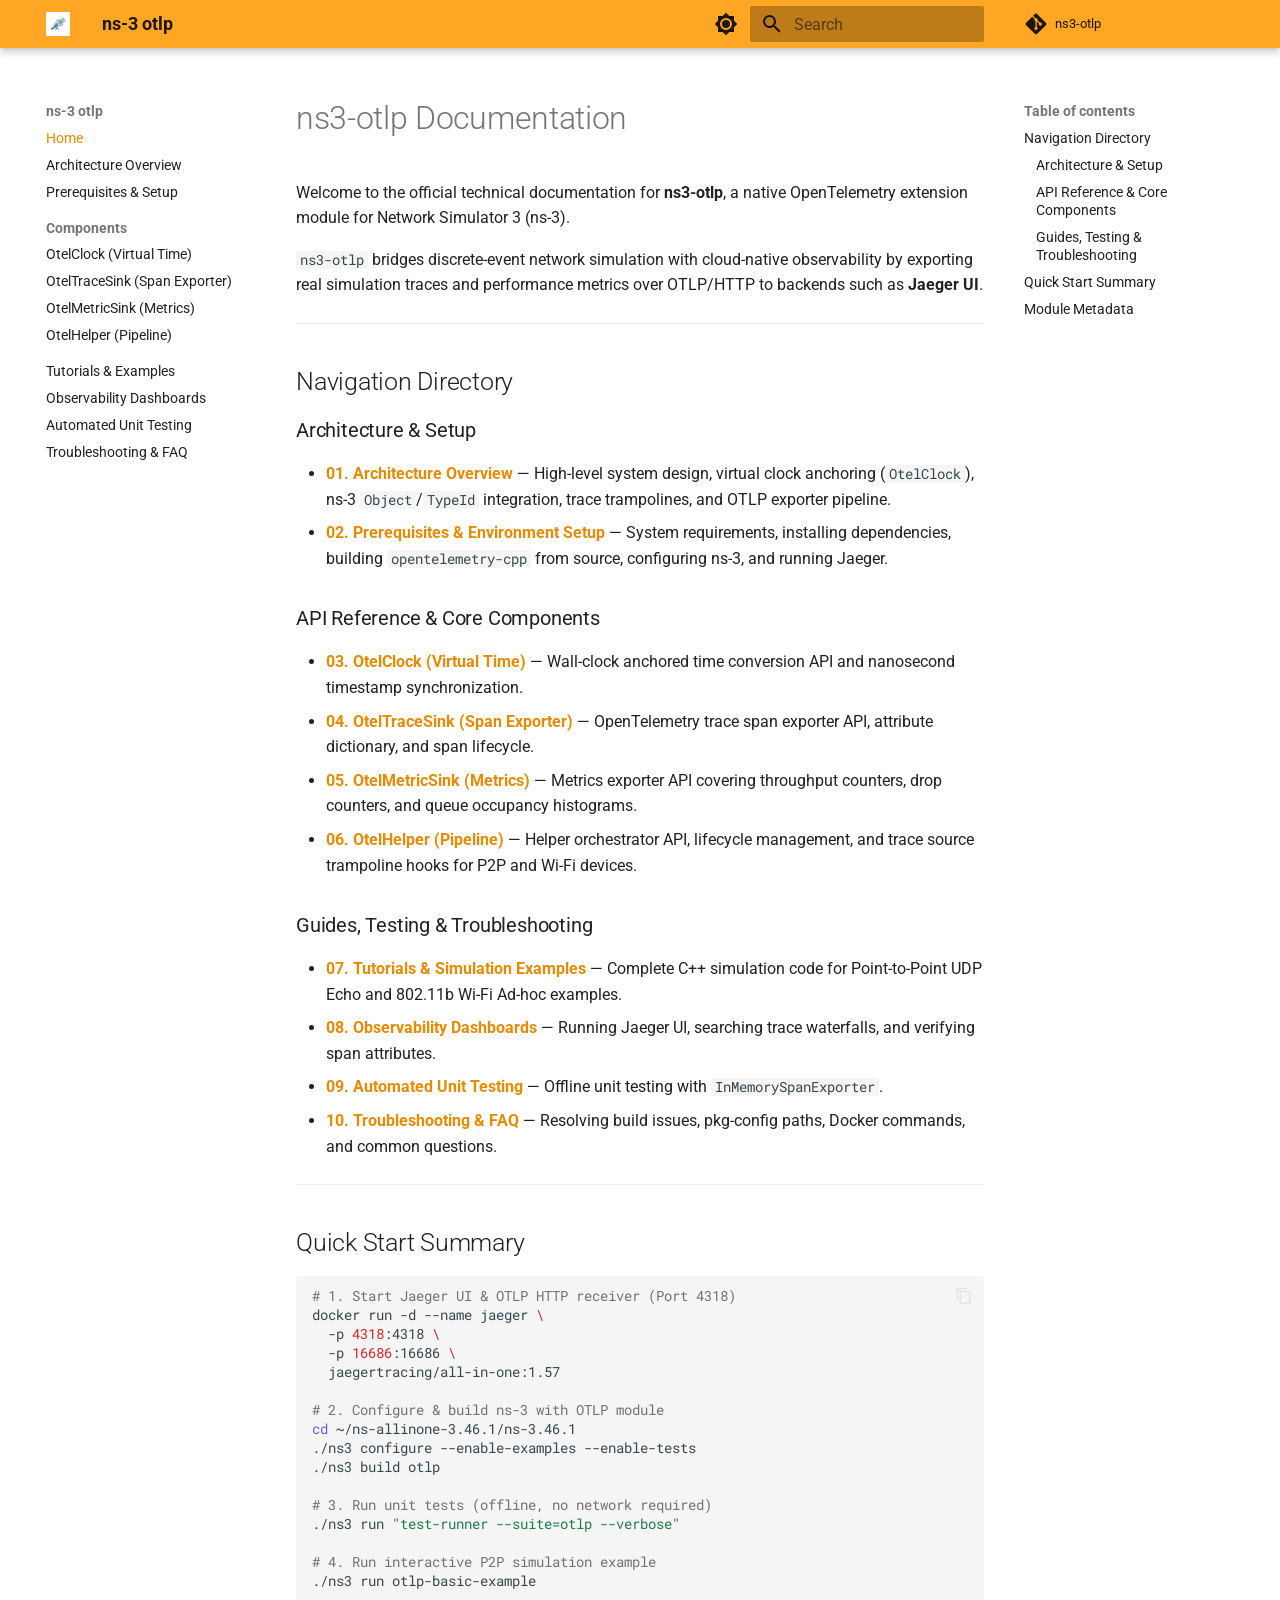
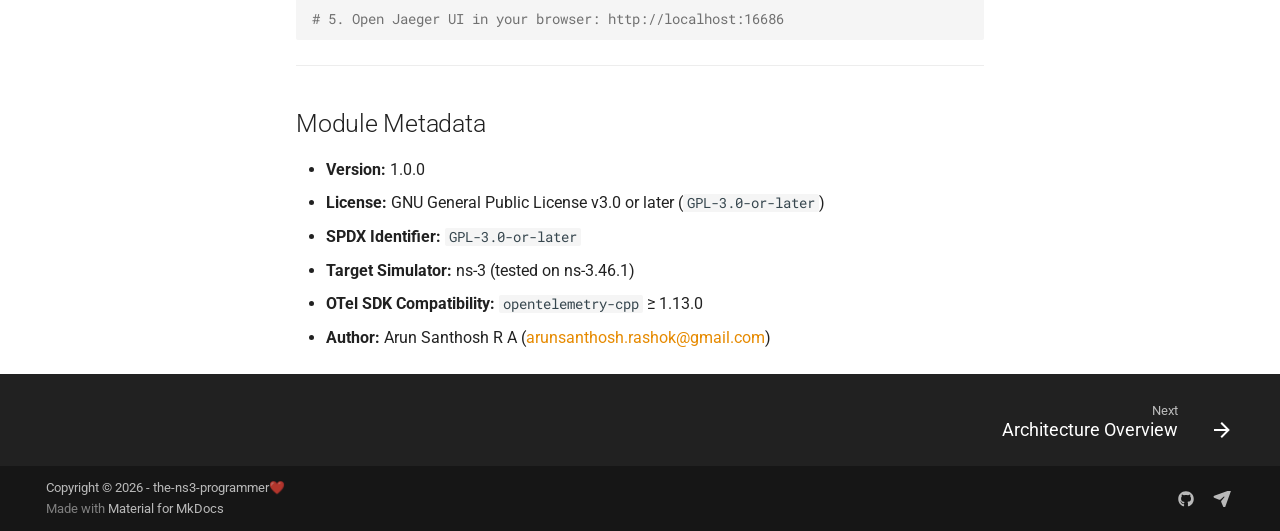
<file: index.html>
<!doctype html>
<html lang="en" class="no-js">
  <head>
    
      <meta charset="utf-8">
      <meta name="viewport" content="width=device-width,initial-scale=1">
      
        <meta name="description" content="Native OpenTelemetry Exporter Module for Network Simulator 3">
      
      
      
      
      
        <link rel="next" href="01_architecture_overview/">
      
      
        
      
      
      <link rel="icon" href="asset/logo.png">
      <meta name="generator" content="mkdocs-1.6.1, mkdocs-material-9.7.7">
    
    
      
        <title>ns-3 otlp</title>
      
    
    
      <link rel="stylesheet" href="assets/stylesheets/main.ec1eaa64.min.css">
      
        
        <link rel="stylesheet" href="assets/stylesheets/palette.ab4e12ef.min.css">
      
      


    
    
      
    
    
      
        
        
        <link rel="preconnect" href="https://fonts.gstatic.com" crossorigin>
        <link rel="stylesheet" href="https://fonts.googleapis.com/css?family=Roboto:300,300i,400,400i,700,700i%7CRoboto+Mono:400,400i,700,700i&display=fallback">
        <style>:root{--md-text-font:"Roboto";--md-code-font:"Roboto Mono"}</style>
      
    
    
      <link rel="stylesheet" href="extra.css">
    
    <script>__md_scope=new URL(".",location),__md_hash=e=>[...e].reduce(((e,_)=>(e<<5)-e+_.charCodeAt(0)),0),__md_get=(e,_=localStorage,t=__md_scope)=>JSON.parse(_.getItem(t.pathname+"."+e)),__md_set=(e,_,t=localStorage,a=__md_scope)=>{try{t.setItem(a.pathname+"."+e,JSON.stringify(_))}catch(e){}}</script>
    
      

    
    
  </head>
  
  
    
    
      
    
    
    
    
    <body dir="ltr" data-md-color-scheme="default" data-md-color-primary="orange" data-md-color-accent="indigo">
  
    
    <input class="md-toggle" data-md-toggle="drawer" type="checkbox" id="__drawer" autocomplete="off">
    <input class="md-toggle" data-md-toggle="search" type="checkbox" id="__search" autocomplete="off">
    <label class="md-overlay" for="__drawer"></label>
    <div data-md-component="skip">
      
        
        <a href="#ns3-otlp-documentation" class="md-skip">
          Skip to content
        </a>
      
    </div>
    <div data-md-component="announce">
      
    </div>
    
    
      

  

<header class="md-header md-header--shadow" data-md-component="header">
  <nav class="md-header__inner md-grid" aria-label="Header">
    <a href="." title="ns-3 otlp" class="md-header__button md-logo" aria-label="ns-3 otlp" data-md-component="logo">
      
  <img src="asset/logo.png" alt="logo">

    </a>
    <label class="md-header__button md-icon" for="__drawer">
      
      <svg xmlns="http://www.w3.org/2000/svg" viewBox="0 0 24 24"><path d="M3 6h18v2H3zm0 5h18v2H3zm0 5h18v2H3z"/></svg>
    </label>
    <div class="md-header__title" data-md-component="header-title">
      <div class="md-header__ellipsis">
        <div class="md-header__topic">
          <span class="md-ellipsis">
            ns-3 otlp
          </span>
        </div>
        <div class="md-header__topic" data-md-component="header-topic">
          <span class="md-ellipsis">
            
              Home
            
          </span>
        </div>
      </div>
    </div>
    
      
        <form class="md-header__option" data-md-component="palette">
  
    
    
    
    <input class="md-option" data-md-color-media="" data-md-color-scheme="default" data-md-color-primary="orange" data-md-color-accent="indigo"  aria-label="Switch to dark mode"  type="radio" name="__palette" id="__palette_0">
    
      <label class="md-header__button md-icon" title="Switch to dark mode" for="__palette_1" hidden>
        <svg xmlns="http://www.w3.org/2000/svg" viewBox="0 0 24 24"><path d="M12 8a4 4 0 0 0-4 4 4 4 0 0 0 4 4 4 4 0 0 0 4-4 4 4 0 0 0-4-4m0 10a6 6 0 0 1-6-6 6 6 0 0 1 6-6 6 6 0 0 1 6 6 6 6 0 0 1-6 6m8-9.31V4h-4.69L12 .69 8.69 4H4v4.69L.69 12 4 15.31V20h4.69L12 23.31 15.31 20H20v-4.69L23.31 12z"/></svg>
      </label>
    
  
    
    
    
    <input class="md-option" data-md-color-media="" data-md-color-scheme="slate" data-md-color-primary="indigo" data-md-color-accent="orange"  aria-label="Switch to light mode"  type="radio" name="__palette" id="__palette_1">
    
      <label class="md-header__button md-icon" title="Switch to light mode" for="__palette_0" hidden>
        <svg xmlns="http://www.w3.org/2000/svg" viewBox="0 0 24 24"><path d="M12 18c-.89 0-1.74-.2-2.5-.55C11.56 16.5 13 14.42 13 12s-1.44-4.5-3.5-5.45C10.26 6.2 11.11 6 12 6a6 6 0 0 1 6 6 6 6 0 0 1-6 6m8-9.31V4h-4.69L12 .69 8.69 4H4v4.69L.69 12 4 15.31V20h4.69L12 23.31 15.31 20H20v-4.69L23.31 12z"/></svg>
      </label>
    
  
</form>
      
    
    
      <script>var palette=__md_get("__palette");if(palette&&palette.color){if("(prefers-color-scheme)"===palette.color.media){var media=matchMedia("(prefers-color-scheme: light)"),input=document.querySelector(media.matches?"[data-md-color-media='(prefers-color-scheme: light)']":"[data-md-color-media='(prefers-color-scheme: dark)']");palette.color.media=input.getAttribute("data-md-color-media"),palette.color.scheme=input.getAttribute("data-md-color-scheme"),palette.color.primary=input.getAttribute("data-md-color-primary"),palette.color.accent=input.getAttribute("data-md-color-accent")}for(var[key,value]of Object.entries(palette.color))document.body.setAttribute("data-md-color-"+key,value)}</script>
    
    
    
      
      
        <label class="md-header__button md-icon" for="__search">
          
          <svg xmlns="http://www.w3.org/2000/svg" viewBox="0 0 24 24"><path d="M9.5 3A6.5 6.5 0 0 1 16 9.5c0 1.61-.59 3.09-1.56 4.23l.27.27h.79l5 5-1.5 1.5-5-5v-.79l-.27-.27A6.52 6.52 0 0 1 9.5 16 6.5 6.5 0 0 1 3 9.5 6.5 6.5 0 0 1 9.5 3m0 2C7 5 5 7 5 9.5S7 14 9.5 14 14 12 14 9.5 12 5 9.5 5"/></svg>
        </label>
        <div class="md-search" data-md-component="search" role="dialog">
  <label class="md-search__overlay" for="__search"></label>
  <div class="md-search__inner" role="search">
    <form class="md-search__form" name="search">
      <input type="text" class="md-search__input" name="query" aria-label="Search" placeholder="Search" autocapitalize="off" autocorrect="off" autocomplete="off" spellcheck="false" data-md-component="search-query" required>
      <label class="md-search__icon md-icon" for="__search">
        
        <svg xmlns="http://www.w3.org/2000/svg" viewBox="0 0 24 24"><path d="M9.5 3A6.5 6.5 0 0 1 16 9.5c0 1.61-.59 3.09-1.56 4.23l.27.27h.79l5 5-1.5 1.5-5-5v-.79l-.27-.27A6.52 6.52 0 0 1 9.5 16 6.5 6.5 0 0 1 3 9.5 6.5 6.5 0 0 1 9.5 3m0 2C7 5 5 7 5 9.5S7 14 9.5 14 14 12 14 9.5 12 5 9.5 5"/></svg>
        
        <svg xmlns="http://www.w3.org/2000/svg" viewBox="0 0 24 24"><path d="M20 11v2H8l5.5 5.5-1.42 1.42L4.16 12l7.92-7.92L13.5 5.5 8 11z"/></svg>
      </label>
      <nav class="md-search__options" aria-label="Search">
        
        <button type="reset" class="md-search__icon md-icon" title="Clear" aria-label="Clear" tabindex="-1">
          
          <svg xmlns="http://www.w3.org/2000/svg" viewBox="0 0 24 24"><path d="M19 6.41 17.59 5 12 10.59 6.41 5 5 6.41 10.59 12 5 17.59 6.41 19 12 13.41 17.59 19 19 17.59 13.41 12z"/></svg>
        </button>
      </nav>
      
        <div class="md-search__suggest" data-md-component="search-suggest"></div>
      
    </form>
    <div class="md-search__output">
      <div class="md-search__scrollwrap" tabindex="0" data-md-scrollfix>
        <div class="md-search-result" data-md-component="search-result">
          <div class="md-search-result__meta">
            Initializing search
          </div>
          <ol class="md-search-result__list" role="presentation"></ol>
        </div>
      </div>
    </div>
  </div>
</div>
      
    
    
      <div class="md-header__source">
        <a href="https://github.com/the-ns3-programmer/ns3-otlp" title="Go to repository" class="md-source" data-md-component="source">
  <div class="md-source__icon md-icon">
    
    <svg xmlns="http://www.w3.org/2000/svg" viewBox="0 0 448 512"><!--! Font Awesome Free 7.1.0 by @fontawesome - https://fontawesome.com License - https://fontawesome.com/license/free (Icons: CC BY 4.0, Fonts: SIL OFL 1.1, Code: MIT License) Copyright 2025 Fonticons, Inc.--><path d="M439.6 236.1 244 40.5c-5.4-5.5-12.8-8.5-20.4-8.5s-15 3-20.4 8.4L162.5 81l51.5 51.5c27.1-9.1 52.7 16.8 43.4 43.7l49.7 49.7c34.2-11.8 61.2 31 35.5 56.7-26.5 26.5-70.2-2.9-56-37.3L240.3 199v121.9c25.3 12.5 22.3 41.8 9.1 55-6.4 6.4-15.2 10.1-24.3 10.1s-17.8-3.6-24.3-10.1c-17.6-17.6-11.1-46.9 11.2-56v-123c-20.8-8.5-24.6-30.7-18.6-45L142.6 101 8.5 235.1C3 240.6 0 247.9 0 255.5s3 15 8.5 20.4l195.6 195.7c5.4 5.4 12.7 8.4 20.4 8.4s15-3 20.4-8.4l194.7-194.7c5.4-5.4 8.4-12.8 8.4-20.4s-3-15-8.4-20.4"/></svg>
  </div>
  <div class="md-source__repository">
    ns3-otlp
  </div>
</a>
      </div>
    
  </nav>
  
</header>
    
    <div class="md-container" data-md-component="container">
      
      
        
          
        
      
      <main class="md-main" data-md-component="main">
        <div class="md-main__inner md-grid">
          
            
              
              <div class="md-sidebar md-sidebar--primary" data-md-component="sidebar" data-md-type="navigation" >
                <div class="md-sidebar__scrollwrap">
                  <div class="md-sidebar__inner">
                    



<nav class="md-nav md-nav--primary" aria-label="Navigation" data-md-level="0">
  <label class="md-nav__title" for="__drawer">
    <a href="." title="ns-3 otlp" class="md-nav__button md-logo" aria-label="ns-3 otlp" data-md-component="logo">
      
  <img src="asset/logo.png" alt="logo">

    </a>
    ns-3 otlp
  </label>
  
    <div class="md-nav__source">
      <a href="https://github.com/the-ns3-programmer/ns3-otlp" title="Go to repository" class="md-source" data-md-component="source">
  <div class="md-source__icon md-icon">
    
    <svg xmlns="http://www.w3.org/2000/svg" viewBox="0 0 448 512"><!--! Font Awesome Free 7.1.0 by @fontawesome - https://fontawesome.com License - https://fontawesome.com/license/free (Icons: CC BY 4.0, Fonts: SIL OFL 1.1, Code: MIT License) Copyright 2025 Fonticons, Inc.--><path d="M439.6 236.1 244 40.5c-5.4-5.5-12.8-8.5-20.4-8.5s-15 3-20.4 8.4L162.5 81l51.5 51.5c27.1-9.1 52.7 16.8 43.4 43.7l49.7 49.7c34.2-11.8 61.2 31 35.5 56.7-26.5 26.5-70.2-2.9-56-37.3L240.3 199v121.9c25.3 12.5 22.3 41.8 9.1 55-6.4 6.4-15.2 10.1-24.3 10.1s-17.8-3.6-24.3-10.1c-17.6-17.6-11.1-46.9 11.2-56v-123c-20.8-8.5-24.6-30.7-18.6-45L142.6 101 8.5 235.1C3 240.6 0 247.9 0 255.5s3 15 8.5 20.4l195.6 195.7c5.4 5.4 12.7 8.4 20.4 8.4s15-3 20.4-8.4l194.7-194.7c5.4-5.4 8.4-12.8 8.4-20.4s-3-15-8.4-20.4"/></svg>
  </div>
  <div class="md-source__repository">
    ns3-otlp
  </div>
</a>
    </div>
  
  <ul class="md-nav__list" data-md-scrollfix>
    
      
      
  
  
    
  
  
  
    <li class="md-nav__item md-nav__item--active">
      
      <input class="md-nav__toggle md-toggle" type="checkbox" id="__toc">
      
      
        
      
      
        <label class="md-nav__link md-nav__link--active" for="__toc">
          
  
  
  <span class="md-ellipsis">
    
  
    Home
  

    
  </span>
  
  

          <span class="md-nav__icon md-icon"></span>
        </label>
      
      <a href="." class="md-nav__link md-nav__link--active">
        
  
  
  <span class="md-ellipsis">
    
  
    Home
  

    
  </span>
  
  

      </a>
      
        

<nav class="md-nav md-nav--secondary" aria-label="Table of contents">
  
  
  
    
  
  
    <label class="md-nav__title" for="__toc">
      <span class="md-nav__icon md-icon"></span>
      Table of contents
    </label>
    <ul class="md-nav__list" data-md-component="toc" data-md-scrollfix>
      
        <li class="md-nav__item">
  <a href="#navigation-directory" class="md-nav__link">
    <span class="md-ellipsis">
      
        Navigation Directory
      
    </span>
  </a>
  
    <nav class="md-nav" aria-label="Navigation Directory">
      <ul class="md-nav__list">
        
          <li class="md-nav__item">
  <a href="#architecture-setup" class="md-nav__link">
    <span class="md-ellipsis">
      
        Architecture &amp; Setup
      
    </span>
  </a>
  
</li>
        
          <li class="md-nav__item">
  <a href="#api-reference-core-components" class="md-nav__link">
    <span class="md-ellipsis">
      
        API Reference &amp; Core Components
      
    </span>
  </a>
  
</li>
        
          <li class="md-nav__item">
  <a href="#guides-testing-troubleshooting" class="md-nav__link">
    <span class="md-ellipsis">
      
        Guides, Testing &amp; Troubleshooting
      
    </span>
  </a>
  
</li>
        
      </ul>
    </nav>
  
</li>
      
        <li class="md-nav__item">
  <a href="#quick-start-summary" class="md-nav__link">
    <span class="md-ellipsis">
      
        Quick Start Summary
      
    </span>
  </a>
  
</li>
      
        <li class="md-nav__item">
  <a href="#module-metadata" class="md-nav__link">
    <span class="md-ellipsis">
      
        Module Metadata
      
    </span>
  </a>
  
</li>
      
    </ul>
  
</nav>
      
    </li>
  

    
      
      
  
  
  
  
    <li class="md-nav__item">
      <a href="01_architecture_overview/" class="md-nav__link">
        
  
  
  <span class="md-ellipsis">
    
  
    Architecture Overview
  

    
  </span>
  
  

      </a>
    </li>
  

    
      
      
  
  
  
  
    <li class="md-nav__item">
      <a href="02_prerequisites_and_setup/" class="md-nav__link">
        
  
  
  <span class="md-ellipsis">
    
  
    Prerequisites & Setup
  

    
  </span>
  
  

      </a>
    </li>
  

    
      
      
  
  
  
  
    
    
    
    
      
        
        
      
    
    
    <li class="md-nav__item md-nav__item--section md-nav__item--nested">
      
        
        
        <input class="md-nav__toggle md-toggle " type="checkbox" id="__nav_4" >
        
          
          <label class="md-nav__link" for="__nav_4" id="__nav_4_label" tabindex="">
            
  
  
  <span class="md-ellipsis">
    
  
    Components
  

    
  </span>
  
  

            <span class="md-nav__icon md-icon"></span>
          </label>
        
        <nav class="md-nav" data-md-level="1" aria-labelledby="__nav_4_label" aria-expanded="false">
          <label class="md-nav__title" for="__nav_4">
            <span class="md-nav__icon md-icon"></span>
            
  
    Components
  

          </label>
          <ul class="md-nav__list" data-md-scrollfix>
            
              
                
  
  
  
  
    <li class="md-nav__item">
      <a href="03_otel_clock/" class="md-nav__link">
        
  
  
  <span class="md-ellipsis">
    
  
    OtelClock (Virtual Time)
  

    
  </span>
  
  

      </a>
    </li>
  

              
            
              
                
  
  
  
  
    <li class="md-nav__item">
      <a href="04_otel_trace_sink/" class="md-nav__link">
        
  
  
  <span class="md-ellipsis">
    
  
    OtelTraceSink (Span Exporter)
  

    
  </span>
  
  

      </a>
    </li>
  

              
            
              
                
  
  
  
  
    <li class="md-nav__item">
      <a href="05_otel_metric_sink/" class="md-nav__link">
        
  
  
  <span class="md-ellipsis">
    
  
    OtelMetricSink (Metrics)
  

    
  </span>
  
  

      </a>
    </li>
  

              
            
              
                
  
  
  
  
    <li class="md-nav__item">
      <a href="06_otel_helper/" class="md-nav__link">
        
  
  
  <span class="md-ellipsis">
    
  
    OtelHelper (Pipeline)
  

    
  </span>
  
  

      </a>
    </li>
  

              
            
          </ul>
        </nav>
      
    </li>
  

    
      
      
  
  
  
  
    <li class="md-nav__item">
      <a href="07_tutorials_and_examples/" class="md-nav__link">
        
  
  
  <span class="md-ellipsis">
    
  
    Tutorials & Examples
  

    
  </span>
  
  

      </a>
    </li>
  

    
      
      
  
  
  
  
    <li class="md-nav__item">
      <a href="08_observability_dashboards/" class="md-nav__link">
        
  
  
  <span class="md-ellipsis">
    
  
    Observability Dashboards
  

    
  </span>
  
  

      </a>
    </li>
  

    
      
      
  
  
  
  
    <li class="md-nav__item">
      <a href="09_unit_testing/" class="md-nav__link">
        
  
  
  <span class="md-ellipsis">
    
  
    Automated Unit Testing
  

    
  </span>
  
  

      </a>
    </li>
  

    
      
      
  
  
  
  
    <li class="md-nav__item">
      <a href="10_troubleshooting_faq/" class="md-nav__link">
        
  
  
  <span class="md-ellipsis">
    
  
    Troubleshooting & FAQ
  

    
  </span>
  
  

      </a>
    </li>
  

    
  </ul>
</nav>
                  </div>
                </div>
              </div>
            
            
              
              <div class="md-sidebar md-sidebar--secondary" data-md-component="sidebar" data-md-type="toc" >
                <div class="md-sidebar__scrollwrap">
                  <div class="md-sidebar__inner">
                    

<nav class="md-nav md-nav--secondary" aria-label="Table of contents">
  
  
  
    
  
  
    <label class="md-nav__title" for="__toc">
      <span class="md-nav__icon md-icon"></span>
      Table of contents
    </label>
    <ul class="md-nav__list" data-md-component="toc" data-md-scrollfix>
      
        <li class="md-nav__item">
  <a href="#navigation-directory" class="md-nav__link">
    <span class="md-ellipsis">
      
        Navigation Directory
      
    </span>
  </a>
  
    <nav class="md-nav" aria-label="Navigation Directory">
      <ul class="md-nav__list">
        
          <li class="md-nav__item">
  <a href="#architecture-setup" class="md-nav__link">
    <span class="md-ellipsis">
      
        Architecture &amp; Setup
      
    </span>
  </a>
  
</li>
        
          <li class="md-nav__item">
  <a href="#api-reference-core-components" class="md-nav__link">
    <span class="md-ellipsis">
      
        API Reference &amp; Core Components
      
    </span>
  </a>
  
</li>
        
          <li class="md-nav__item">
  <a href="#guides-testing-troubleshooting" class="md-nav__link">
    <span class="md-ellipsis">
      
        Guides, Testing &amp; Troubleshooting
      
    </span>
  </a>
  
</li>
        
      </ul>
    </nav>
  
</li>
      
        <li class="md-nav__item">
  <a href="#quick-start-summary" class="md-nav__link">
    <span class="md-ellipsis">
      
        Quick Start Summary
      
    </span>
  </a>
  
</li>
      
        <li class="md-nav__item">
  <a href="#module-metadata" class="md-nav__link">
    <span class="md-ellipsis">
      
        Module Metadata
      
    </span>
  </a>
  
</li>
      
    </ul>
  
</nav>
                  </div>
                </div>
              </div>
            
          
          
            <div class="md-content" data-md-component="content">
              
              <article class="md-content__inner md-typeset">
                
                  


  
  


<h1 id="ns3-otlp-documentation">ns3-otlp Documentation<a class="headerlink" href="#ns3-otlp-documentation" title="Permanent link">&para;</a></h1>
<p>Welcome to the official technical documentation for <strong>ns3-otlp</strong>, a native OpenTelemetry extension module for Network Simulator 3 (ns-3).</p>
<p><code>ns3-otlp</code> bridges discrete-event network simulation with cloud-native observability by exporting real simulation traces and performance metrics over OTLP/HTTP to backends such as <strong>Jaeger UI</strong>.</p>
<hr />
<h2 id="navigation-directory">Navigation Directory<a class="headerlink" href="#navigation-directory" title="Permanent link">&para;</a></h2>
<h3 id="architecture-setup">Architecture &amp; Setup<a class="headerlink" href="#architecture-setup" title="Permanent link">&para;</a></h3>
<ul>
<li><a href="01_architecture_overview/"><strong>01. Architecture Overview</strong></a> — High-level system design, virtual clock anchoring (<code>OtelClock</code>), ns-3 <code>Object</code>/<code>TypeId</code> integration, trace trampolines, and OTLP exporter pipeline.</li>
<li><a href="02_prerequisites_and_setup/"><strong>02. Prerequisites &amp; Environment Setup</strong></a> — System requirements, installing dependencies, building <code>opentelemetry-cpp</code> from source, configuring ns-3, and running Jaeger.</li>
</ul>
<h3 id="api-reference-core-components">API Reference &amp; Core Components<a class="headerlink" href="#api-reference-core-components" title="Permanent link">&para;</a></h3>
<ul>
<li><a href="03_otel_clock/"><strong>03. OtelClock (Virtual Time)</strong></a> — Wall-clock anchored time conversion API and nanosecond timestamp synchronization.</li>
<li><a href="04_otel_trace_sink/"><strong>04. OtelTraceSink (Span Exporter)</strong></a> — OpenTelemetry trace span exporter API, attribute dictionary, and span lifecycle.</li>
<li><a href="05_otel_metric_sink/"><strong>05. OtelMetricSink (Metrics)</strong></a> — Metrics exporter API covering throughput counters, drop counters, and queue occupancy histograms.</li>
<li><a href="06_otel_helper/"><strong>06. OtelHelper (Pipeline)</strong></a> — Helper orchestrator API, lifecycle management, and trace source trampoline hooks for P2P and Wi-Fi devices.</li>
</ul>
<h3 id="guides-testing-troubleshooting">Guides, Testing &amp; Troubleshooting<a class="headerlink" href="#guides-testing-troubleshooting" title="Permanent link">&para;</a></h3>
<ul>
<li><a href="07_tutorials_and_examples/"><strong>07. Tutorials &amp; Simulation Examples</strong></a> — Complete C++ simulation code for Point-to-Point UDP Echo and 802.11b Wi-Fi Ad-hoc examples.</li>
<li><a href="08_observability_dashboards/"><strong>08. Observability Dashboards</strong></a> — Running Jaeger UI, searching trace waterfalls, and verifying span attributes.</li>
<li><a href="09_unit_testing/"><strong>09. Automated Unit Testing</strong></a> — Offline unit testing with <code>InMemorySpanExporter</code>.</li>
<li><a href="10_troubleshooting_faq/"><strong>10. Troubleshooting &amp; FAQ</strong></a> — Resolving build issues, pkg-config paths, Docker commands, and common questions.</li>
</ul>
<hr />
<h2 id="quick-start-summary">Quick Start Summary<a class="headerlink" href="#quick-start-summary" title="Permanent link">&para;</a></h2>
<div class="highlight"><pre><span></span><code><span class="c1"># 1. Start Jaeger UI &amp; OTLP HTTP receiver (Port 4318)</span>
docker<span class="w"> </span>run<span class="w"> </span>-d<span class="w"> </span>--name<span class="w"> </span>jaeger<span class="w"> </span><span class="se">\</span>
<span class="w">  </span>-p<span class="w"> </span><span class="m">4318</span>:4318<span class="w"> </span><span class="se">\</span>
<span class="w">  </span>-p<span class="w"> </span><span class="m">16686</span>:16686<span class="w"> </span><span class="se">\</span>
<span class="w">  </span>jaegertracing/all-in-one:1.57

<span class="c1"># 2. Configure &amp; build ns-3 with OTLP module</span>
<span class="nb">cd</span><span class="w"> </span>~/ns-allinone-3.46.1/ns-3.46.1
./ns3<span class="w"> </span>configure<span class="w"> </span>--enable-examples<span class="w"> </span>--enable-tests
./ns3<span class="w"> </span>build<span class="w"> </span>otlp

<span class="c1"># 3. Run unit tests (offline, no network required)</span>
./ns3<span class="w"> </span>run<span class="w"> </span><span class="s2">&quot;test-runner --suite=otlp --verbose&quot;</span>

<span class="c1"># 4. Run interactive P2P simulation example</span>
./ns3<span class="w"> </span>run<span class="w"> </span>otlp-basic-example

<span class="c1"># 5. Open Jaeger UI in your browser: http://localhost:16686</span>
</code></pre></div>
<hr />
<h2 id="module-metadata">Module Metadata<a class="headerlink" href="#module-metadata" title="Permanent link">&para;</a></h2>
<ul>
<li><strong>Version:</strong> 1.0.0</li>
<li><strong>License:</strong> GNU General Public License v3.0 or later (<code>GPL-3.0-or-later</code>)</li>
<li><strong>SPDX Identifier:</strong> <code>GPL-3.0-or-later</code></li>
<li><strong>Target Simulator:</strong> ns-3 (tested on ns-3.46.1)</li>
<li><strong>OTel SDK Compatibility:</strong> <code>opentelemetry-cpp</code> ≥ 1.13.0</li>
<li><strong>Author:</strong> Arun Santhosh R A (<a href="&#109;&#97;&#105;&#108;&#116;&#111;&#58;&#97;&#114;&#117;&#110;&#115;&#97;&#110;&#116;&#104;&#111;&#115;&#104;&#46;&#114;&#97;&#115;&#104;&#111;&#107;&#64;&#103;&#109;&#97;&#105;&#108;&#46;&#99;&#111;&#109;">&#97;&#114;&#117;&#110;&#115;&#97;&#110;&#116;&#104;&#111;&#115;&#104;&#46;&#114;&#97;&#115;&#104;&#111;&#107;&#64;&#103;&#109;&#97;&#105;&#108;&#46;&#99;&#111;&#109;</a>)</li>
</ul>












                
              </article>
            </div>
          
          
<script>var target=document.getElementById(location.hash.slice(1));target&&target.name&&(target.checked=target.name.startsWith("__tabbed_"))</script>
        </div>
        
          <button type="button" class="md-top md-icon" data-md-component="top" hidden>
  
  <svg xmlns="http://www.w3.org/2000/svg" viewBox="0 0 24 24"><path d="M13 20h-2V8l-5.5 5.5-1.42-1.42L12 4.16l7.92 7.92-1.42 1.42L13 8z"/></svg>
  Back to top
</button>
        
      </main>
      
        <footer class="md-footer">
  
    
      
      <nav class="md-footer__inner md-grid" aria-label="Footer" >
        
        
          
          <a href="01_architecture_overview/" class="md-footer__link md-footer__link--next" aria-label="Next: Architecture Overview">
            <div class="md-footer__title">
              <span class="md-footer__direction">
                Next
              </span>
              <div class="md-ellipsis">
                Architecture Overview
              </div>
            </div>
            <div class="md-footer__button md-icon">
              
              <svg xmlns="http://www.w3.org/2000/svg" viewBox="0 0 24 24"><path d="M4 11v2h12l-5.5 5.5 1.42 1.42L19.84 12l-7.92-7.92L10.5 5.5 16 11z"/></svg>
            </div>
          </a>
        
      </nav>
    
  
  <div class="md-footer-meta md-typeset">
    <div class="md-footer-meta__inner md-grid">
      <div class="md-copyright">
  
    <div class="md-copyright__highlight">
      Copyright &copy; 2026 - the-ns3-programmer❤️
    </div>
  
  
    Made with
    <a href="https://squidfunk.github.io/mkdocs-material/" target="_blank" rel="noopener">
      Material for MkDocs
    </a>
  
</div>
      
        
<div class="md-social">
  
    
    
    
    
      
      
    
    <a href="https://github.com/the-ns3-programmer/ns3-otlp" target="_blank" rel="noopener" title="github.com" class="md-social__link">
      <svg xmlns="http://www.w3.org/2000/svg" viewBox="0 0 512 512"><!--! Font Awesome Free 7.1.0 by @fontawesome - https://fontawesome.com License - https://fontawesome.com/license/free (Icons: CC BY 4.0, Fonts: SIL OFL 1.1, Code: MIT License) Copyright 2025 Fonticons, Inc.--><path d="M173.9 397.4c0 2-2.3 3.6-5.2 3.6-3.3.3-5.6-1.3-5.6-3.6 0-2 2.3-3.6 5.2-3.6 3-.3 5.6 1.3 5.6 3.6m-31.1-4.5c-.7 2 1.3 4.3 4.3 4.9 2.6 1 5.6 0 6.2-2s-1.3-4.3-4.3-5.2c-2.6-.7-5.5.3-6.2 2.3m44.2-1.7c-2.9.7-4.9 2.6-4.6 4.9.3 2 2.9 3.3 5.9 2.6 2.9-.7 4.9-2.6 4.6-4.6-.3-1.9-3-3.2-5.9-2.9M252.8 8C114.1 8 8 113.3 8 252c0 110.9 69.8 205.8 169.5 239.2 12.8 2.3 17.3-5.6 17.3-12.1 0-6.2-.3-40.4-.3-61.4 0 0-70 15-84.7-29.8 0 0-11.4-29.1-27.8-36.6 0 0-22.9-15.7 1.6-15.4 0 0 24.9 2 38.6 25.8 21.9 38.6 58.6 27.5 72.9 20.9 2.3-16 8.8-27.1 16-33.7-55.9-6.2-112.3-14.3-112.3-110.5 0-27.5 7.6-41.3 23.6-58.9-2.6-6.5-11.1-33.3 2.6-67.9 20.9-6.5 69 27 69 27 20-5.6 41.5-8.5 62.8-8.5s42.8 2.9 62.8 8.5c0 0 48.1-33.6 69-27 13.7 34.7 5.2 61.4 2.6 67.9 16 17.7 25.8 31.5 25.8 58.9 0 96.5-58.9 104.2-114.8 110.5 9.2 7.9 17 22.9 17 46.4 0 33.7-.3 75.4-.3 83.6 0 6.5 4.6 14.4 17.3 12.1C436.2 457.8 504 362.9 504 252 504 113.3 391.5 8 252.8 8M105.2 352.9c-1.3 1-1 3.3.7 5.2 1.6 1.6 3.9 2.3 5.2 1 1.3-1 1-3.3-.7-5.2-1.6-1.6-3.9-2.3-5.2-1m-10.8-8.1c-.7 1.3.3 2.9 2.3 3.9 1.6 1 3.6.7 4.3-.7.7-1.3-.3-2.9-2.3-3.9-2-.6-3.6-.3-4.3.7m32.4 35.6c-1.6 1.3-1 4.3 1.3 6.2 2.3 2.3 5.2 2.6 6.5 1 1.3-1.3.7-4.3-1.3-6.2-2.2-2.3-5.2-2.6-6.5-1m-11.4-14.7c-1.6 1-1.6 3.6 0 5.9s4.3 3.3 5.6 2.3c1.6-1.3 1.6-3.9 0-6.2-1.4-2.3-4-3.3-5.6-2"/></svg>
    </a>
  
    
    
    
    
    <a href="mailto:arunsanthosh.rashok@gmail.com" target="_blank" rel="noopener" title="" class="md-social__link">
      <svg xmlns="http://www.w3.org/2000/svg" viewBox="0 0 576 512"><!--! Font Awesome Free 7.1.0 by @fontawesome - https://fontawesome.com License - https://fontawesome.com/license/free (Icons: CC BY 4.0, Fonts: SIL OFL 1.1, Code: MIT License) Copyright 2025 Fonticons, Inc.--><path d="M536.4-26.3c9.8-3.5 20.6-1 28 6.3s9.8 18.2 6.3 28l-178 496.9c-5 13.9-18.1 23.1-32.8 23.1-14.2 0-27-8.6-32.3-21.7l-64.2-158c-4.5-11-2.5-23.6 5.2-32.6l94.5-112.4c5.1-6.1 4.7-15-.9-20.6s-14.6-6-20.6-.9l-112.4 94.3c-9.1 7.6-21.6 9.6-32.6 5.2L38.1 216.8c-13.1-5.3-21.7-18.1-21.7-32.3 0-14.7 9.2-27.8 23.1-32.8z"/></svg>
    </a>
  
</div>
      
    </div>
  </div>
</footer>
      
    </div>
    <div class="md-dialog" data-md-component="dialog">
      <div class="md-dialog__inner md-typeset"></div>
    </div>
    
    
    
      
      
      <script id="__config" type="application/json">{"annotate": null, "base": ".", "features": ["navigation.footer", "navigation.instant", "navigation.tracking", "navigation.top", "navigation.sections", "search.suggest", "search.highlight", "content.code.copy"], "search": "assets/javascripts/workers/search.2c215733.min.js", "tags": null, "translations": {"clipboard.copied": "Copied to clipboard", "clipboard.copy": "Copy to clipboard", "search.result.more.one": "1 more on this page", "search.result.more.other": "# more on this page", "search.result.none": "No matching documents", "search.result.one": "1 matching document", "search.result.other": "# matching documents", "search.result.placeholder": "Type to start searching", "search.result.term.missing": "Missing", "select.version": "Select version"}, "version": null}</script>
    
    
      <script src="assets/javascripts/bundle.d7400e89.min.js"></script>
      
    
  </body>
</html>
</file>
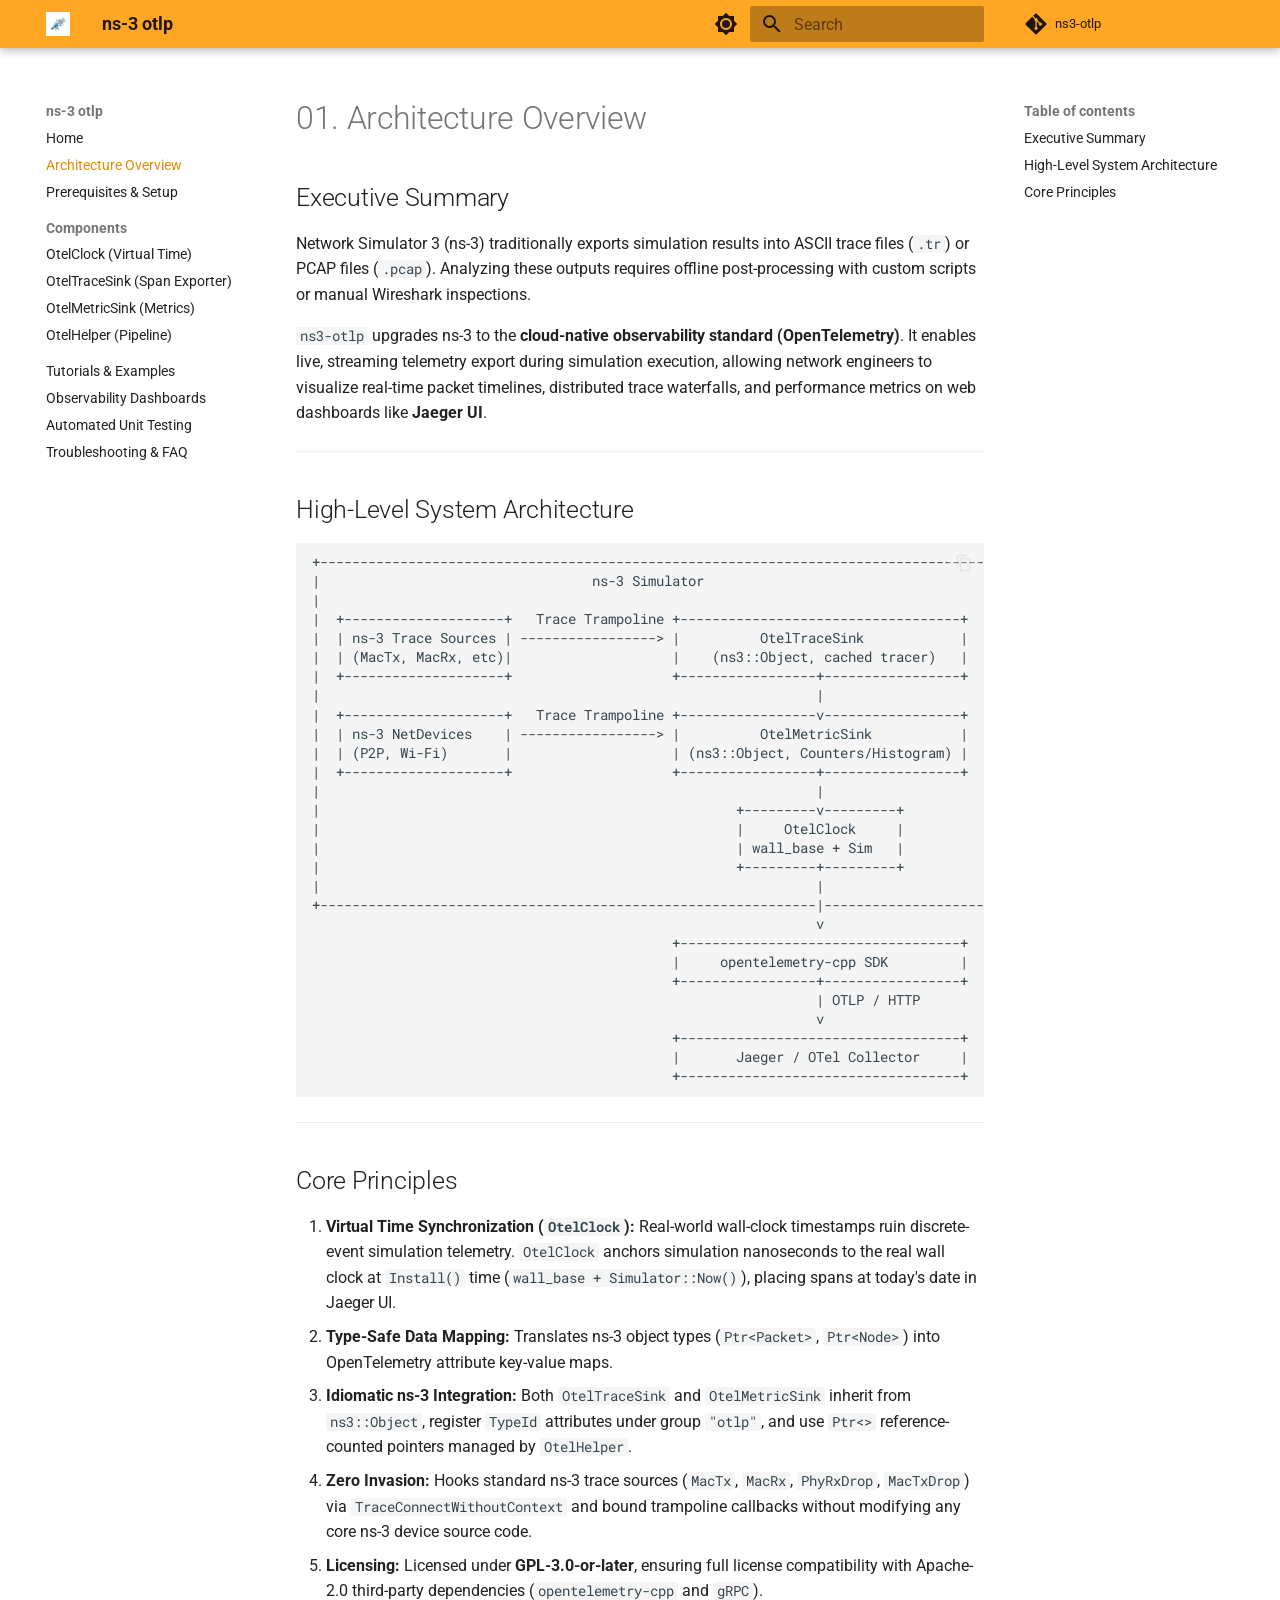
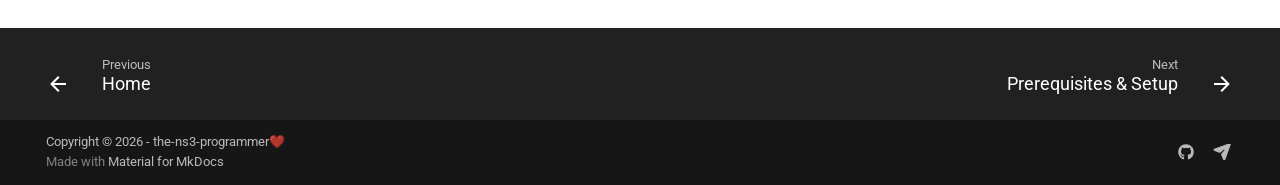
<file: 01_architecture_overview/index.html>
<!doctype html>
<html lang="en" class="no-js">
  <head>
    
      <meta charset="utf-8">
      <meta name="viewport" content="width=device-width,initial-scale=1">
      
        <meta name="description" content="Native OpenTelemetry Exporter Module for Network Simulator 3">
      
      
      
      
        <link rel="prev" href="..">
      
      
        <link rel="next" href="../02_prerequisites_and_setup/">
      
      
        
      
      
      <link rel="icon" href="../asset/logo.png">
      <meta name="generator" content="mkdocs-1.6.1, mkdocs-material-9.7.7">
    
    
      
        <title>Architecture Overview - ns-3 otlp</title>
      
    
    
      <link rel="stylesheet" href="../assets/stylesheets/main.ec1eaa64.min.css">
      
        
        <link rel="stylesheet" href="../assets/stylesheets/palette.ab4e12ef.min.css">
      
      


    
    
      
    
    
      
        
        
        <link rel="preconnect" href="https://fonts.gstatic.com" crossorigin>
        <link rel="stylesheet" href="https://fonts.googleapis.com/css?family=Roboto:300,300i,400,400i,700,700i%7CRoboto+Mono:400,400i,700,700i&display=fallback">
        <style>:root{--md-text-font:"Roboto";--md-code-font:"Roboto Mono"}</style>
      
    
    
      <link rel="stylesheet" href="../extra.css">
    
    <script>__md_scope=new URL("..",location),__md_hash=e=>[...e].reduce(((e,_)=>(e<<5)-e+_.charCodeAt(0)),0),__md_get=(e,_=localStorage,t=__md_scope)=>JSON.parse(_.getItem(t.pathname+"."+e)),__md_set=(e,_,t=localStorage,a=__md_scope)=>{try{t.setItem(a.pathname+"."+e,JSON.stringify(_))}catch(e){}}</script>
    
      

    
    
  </head>
  
  
    
    
      
    
    
    
    
    <body dir="ltr" data-md-color-scheme="default" data-md-color-primary="orange" data-md-color-accent="indigo">
  
    
    <input class="md-toggle" data-md-toggle="drawer" type="checkbox" id="__drawer" autocomplete="off">
    <input class="md-toggle" data-md-toggle="search" type="checkbox" id="__search" autocomplete="off">
    <label class="md-overlay" for="__drawer"></label>
    <div data-md-component="skip">
      
        
        <a href="#01-architecture-overview" class="md-skip">
          Skip to content
        </a>
      
    </div>
    <div data-md-component="announce">
      
    </div>
    
    
      

  

<header class="md-header md-header--shadow" data-md-component="header">
  <nav class="md-header__inner md-grid" aria-label="Header">
    <a href=".." title="ns-3 otlp" class="md-header__button md-logo" aria-label="ns-3 otlp" data-md-component="logo">
      
  <img src="../asset/logo.png" alt="logo">

    </a>
    <label class="md-header__button md-icon" for="__drawer">
      
      <svg xmlns="http://www.w3.org/2000/svg" viewBox="0 0 24 24"><path d="M3 6h18v2H3zm0 5h18v2H3zm0 5h18v2H3z"/></svg>
    </label>
    <div class="md-header__title" data-md-component="header-title">
      <div class="md-header__ellipsis">
        <div class="md-header__topic">
          <span class="md-ellipsis">
            ns-3 otlp
          </span>
        </div>
        <div class="md-header__topic" data-md-component="header-topic">
          <span class="md-ellipsis">
            
              Architecture Overview
            
          </span>
        </div>
      </div>
    </div>
    
      
        <form class="md-header__option" data-md-component="palette">
  
    
    
    
    <input class="md-option" data-md-color-media="" data-md-color-scheme="default" data-md-color-primary="orange" data-md-color-accent="indigo"  aria-label="Switch to dark mode"  type="radio" name="__palette" id="__palette_0">
    
      <label class="md-header__button md-icon" title="Switch to dark mode" for="__palette_1" hidden>
        <svg xmlns="http://www.w3.org/2000/svg" viewBox="0 0 24 24"><path d="M12 8a4 4 0 0 0-4 4 4 4 0 0 0 4 4 4 4 0 0 0 4-4 4 4 0 0 0-4-4m0 10a6 6 0 0 1-6-6 6 6 0 0 1 6-6 6 6 0 0 1 6 6 6 6 0 0 1-6 6m8-9.31V4h-4.69L12 .69 8.69 4H4v4.69L.69 12 4 15.31V20h4.69L12 23.31 15.31 20H20v-4.69L23.31 12z"/></svg>
      </label>
    
  
    
    
    
    <input class="md-option" data-md-color-media="" data-md-color-scheme="slate" data-md-color-primary="indigo" data-md-color-accent="orange"  aria-label="Switch to light mode"  type="radio" name="__palette" id="__palette_1">
    
      <label class="md-header__button md-icon" title="Switch to light mode" for="__palette_0" hidden>
        <svg xmlns="http://www.w3.org/2000/svg" viewBox="0 0 24 24"><path d="M12 18c-.89 0-1.74-.2-2.5-.55C11.56 16.5 13 14.42 13 12s-1.44-4.5-3.5-5.45C10.26 6.2 11.11 6 12 6a6 6 0 0 1 6 6 6 6 0 0 1-6 6m8-9.31V4h-4.69L12 .69 8.69 4H4v4.69L.69 12 4 15.31V20h4.69L12 23.31 15.31 20H20v-4.69L23.31 12z"/></svg>
      </label>
    
  
</form>
      
    
    
      <script>var palette=__md_get("__palette");if(palette&&palette.color){if("(prefers-color-scheme)"===palette.color.media){var media=matchMedia("(prefers-color-scheme: light)"),input=document.querySelector(media.matches?"[data-md-color-media='(prefers-color-scheme: light)']":"[data-md-color-media='(prefers-color-scheme: dark)']");palette.color.media=input.getAttribute("data-md-color-media"),palette.color.scheme=input.getAttribute("data-md-color-scheme"),palette.color.primary=input.getAttribute("data-md-color-primary"),palette.color.accent=input.getAttribute("data-md-color-accent")}for(var[key,value]of Object.entries(palette.color))document.body.setAttribute("data-md-color-"+key,value)}</script>
    
    
    
      
      
        <label class="md-header__button md-icon" for="__search">
          
          <svg xmlns="http://www.w3.org/2000/svg" viewBox="0 0 24 24"><path d="M9.5 3A6.5 6.5 0 0 1 16 9.5c0 1.61-.59 3.09-1.56 4.23l.27.27h.79l5 5-1.5 1.5-5-5v-.79l-.27-.27A6.52 6.52 0 0 1 9.5 16 6.5 6.5 0 0 1 3 9.5 6.5 6.5 0 0 1 9.5 3m0 2C7 5 5 7 5 9.5S7 14 9.5 14 14 12 14 9.5 12 5 9.5 5"/></svg>
        </label>
        <div class="md-search" data-md-component="search" role="dialog">
  <label class="md-search__overlay" for="__search"></label>
  <div class="md-search__inner" role="search">
    <form class="md-search__form" name="search">
      <input type="text" class="md-search__input" name="query" aria-label="Search" placeholder="Search" autocapitalize="off" autocorrect="off" autocomplete="off" spellcheck="false" data-md-component="search-query" required>
      <label class="md-search__icon md-icon" for="__search">
        
        <svg xmlns="http://www.w3.org/2000/svg" viewBox="0 0 24 24"><path d="M9.5 3A6.5 6.5 0 0 1 16 9.5c0 1.61-.59 3.09-1.56 4.23l.27.27h.79l5 5-1.5 1.5-5-5v-.79l-.27-.27A6.52 6.52 0 0 1 9.5 16 6.5 6.5 0 0 1 3 9.5 6.5 6.5 0 0 1 9.5 3m0 2C7 5 5 7 5 9.5S7 14 9.5 14 14 12 14 9.5 12 5 9.5 5"/></svg>
        
        <svg xmlns="http://www.w3.org/2000/svg" viewBox="0 0 24 24"><path d="M20 11v2H8l5.5 5.5-1.42 1.42L4.16 12l7.92-7.92L13.5 5.5 8 11z"/></svg>
      </label>
      <nav class="md-search__options" aria-label="Search">
        
        <button type="reset" class="md-search__icon md-icon" title="Clear" aria-label="Clear" tabindex="-1">
          
          <svg xmlns="http://www.w3.org/2000/svg" viewBox="0 0 24 24"><path d="M19 6.41 17.59 5 12 10.59 6.41 5 5 6.41 10.59 12 5 17.59 6.41 19 12 13.41 17.59 19 19 17.59 13.41 12z"/></svg>
        </button>
      </nav>
      
        <div class="md-search__suggest" data-md-component="search-suggest"></div>
      
    </form>
    <div class="md-search__output">
      <div class="md-search__scrollwrap" tabindex="0" data-md-scrollfix>
        <div class="md-search-result" data-md-component="search-result">
          <div class="md-search-result__meta">
            Initializing search
          </div>
          <ol class="md-search-result__list" role="presentation"></ol>
        </div>
      </div>
    </div>
  </div>
</div>
      
    
    
      <div class="md-header__source">
        <a href="https://github.com/the-ns3-programmer/ns3-otlp" title="Go to repository" class="md-source" data-md-component="source">
  <div class="md-source__icon md-icon">
    
    <svg xmlns="http://www.w3.org/2000/svg" viewBox="0 0 448 512"><!--! Font Awesome Free 7.1.0 by @fontawesome - https://fontawesome.com License - https://fontawesome.com/license/free (Icons: CC BY 4.0, Fonts: SIL OFL 1.1, Code: MIT License) Copyright 2025 Fonticons, Inc.--><path d="M439.6 236.1 244 40.5c-5.4-5.5-12.8-8.5-20.4-8.5s-15 3-20.4 8.4L162.5 81l51.5 51.5c27.1-9.1 52.7 16.8 43.4 43.7l49.7 49.7c34.2-11.8 61.2 31 35.5 56.7-26.5 26.5-70.2-2.9-56-37.3L240.3 199v121.9c25.3 12.5 22.3 41.8 9.1 55-6.4 6.4-15.2 10.1-24.3 10.1s-17.8-3.6-24.3-10.1c-17.6-17.6-11.1-46.9 11.2-56v-123c-20.8-8.5-24.6-30.7-18.6-45L142.6 101 8.5 235.1C3 240.6 0 247.9 0 255.5s3 15 8.5 20.4l195.6 195.7c5.4 5.4 12.7 8.4 20.4 8.4s15-3 20.4-8.4l194.7-194.7c5.4-5.4 8.4-12.8 8.4-20.4s-3-15-8.4-20.4"/></svg>
  </div>
  <div class="md-source__repository">
    ns3-otlp
  </div>
</a>
      </div>
    
  </nav>
  
</header>
    
    <div class="md-container" data-md-component="container">
      
      
        
          
        
      
      <main class="md-main" data-md-component="main">
        <div class="md-main__inner md-grid">
          
            
              
              <div class="md-sidebar md-sidebar--primary" data-md-component="sidebar" data-md-type="navigation" >
                <div class="md-sidebar__scrollwrap">
                  <div class="md-sidebar__inner">
                    



<nav class="md-nav md-nav--primary" aria-label="Navigation" data-md-level="0">
  <label class="md-nav__title" for="__drawer">
    <a href=".." title="ns-3 otlp" class="md-nav__button md-logo" aria-label="ns-3 otlp" data-md-component="logo">
      
  <img src="../asset/logo.png" alt="logo">

    </a>
    ns-3 otlp
  </label>
  
    <div class="md-nav__source">
      <a href="https://github.com/the-ns3-programmer/ns3-otlp" title="Go to repository" class="md-source" data-md-component="source">
  <div class="md-source__icon md-icon">
    
    <svg xmlns="http://www.w3.org/2000/svg" viewBox="0 0 448 512"><!--! Font Awesome Free 7.1.0 by @fontawesome - https://fontawesome.com License - https://fontawesome.com/license/free (Icons: CC BY 4.0, Fonts: SIL OFL 1.1, Code: MIT License) Copyright 2025 Fonticons, Inc.--><path d="M439.6 236.1 244 40.5c-5.4-5.5-12.8-8.5-20.4-8.5s-15 3-20.4 8.4L162.5 81l51.5 51.5c27.1-9.1 52.7 16.8 43.4 43.7l49.7 49.7c34.2-11.8 61.2 31 35.5 56.7-26.5 26.5-70.2-2.9-56-37.3L240.3 199v121.9c25.3 12.5 22.3 41.8 9.1 55-6.4 6.4-15.2 10.1-24.3 10.1s-17.8-3.6-24.3-10.1c-17.6-17.6-11.1-46.9 11.2-56v-123c-20.8-8.5-24.6-30.7-18.6-45L142.6 101 8.5 235.1C3 240.6 0 247.9 0 255.5s3 15 8.5 20.4l195.6 195.7c5.4 5.4 12.7 8.4 20.4 8.4s15-3 20.4-8.4l194.7-194.7c5.4-5.4 8.4-12.8 8.4-20.4s-3-15-8.4-20.4"/></svg>
  </div>
  <div class="md-source__repository">
    ns3-otlp
  </div>
</a>
    </div>
  
  <ul class="md-nav__list" data-md-scrollfix>
    
      
      
  
  
  
  
    <li class="md-nav__item">
      <a href=".." class="md-nav__link">
        
  
  
  <span class="md-ellipsis">
    
  
    Home
  

    
  </span>
  
  

      </a>
    </li>
  

    
      
      
  
  
    
  
  
  
    <li class="md-nav__item md-nav__item--active">
      
      <input class="md-nav__toggle md-toggle" type="checkbox" id="__toc">
      
      
        
      
      
        <label class="md-nav__link md-nav__link--active" for="__toc">
          
  
  
  <span class="md-ellipsis">
    
  
    Architecture Overview
  

    
  </span>
  
  

          <span class="md-nav__icon md-icon"></span>
        </label>
      
      <a href="./" class="md-nav__link md-nav__link--active">
        
  
  
  <span class="md-ellipsis">
    
  
    Architecture Overview
  

    
  </span>
  
  

      </a>
      
        

<nav class="md-nav md-nav--secondary" aria-label="Table of contents">
  
  
  
    
  
  
    <label class="md-nav__title" for="__toc">
      <span class="md-nav__icon md-icon"></span>
      Table of contents
    </label>
    <ul class="md-nav__list" data-md-component="toc" data-md-scrollfix>
      
        <li class="md-nav__item">
  <a href="#executive-summary" class="md-nav__link">
    <span class="md-ellipsis">
      
        Executive Summary
      
    </span>
  </a>
  
</li>
      
        <li class="md-nav__item">
  <a href="#high-level-system-architecture" class="md-nav__link">
    <span class="md-ellipsis">
      
        High-Level System Architecture
      
    </span>
  </a>
  
</li>
      
        <li class="md-nav__item">
  <a href="#core-principles" class="md-nav__link">
    <span class="md-ellipsis">
      
        Core Principles
      
    </span>
  </a>
  
</li>
      
    </ul>
  
</nav>
      
    </li>
  

    
      
      
  
  
  
  
    <li class="md-nav__item">
      <a href="../02_prerequisites_and_setup/" class="md-nav__link">
        
  
  
  <span class="md-ellipsis">
    
  
    Prerequisites & Setup
  

    
  </span>
  
  

      </a>
    </li>
  

    
      
      
  
  
  
  
    
    
    
    
      
        
        
      
    
    
    <li class="md-nav__item md-nav__item--section md-nav__item--nested">
      
        
        
        <input class="md-nav__toggle md-toggle " type="checkbox" id="__nav_4" >
        
          
          <label class="md-nav__link" for="__nav_4" id="__nav_4_label" tabindex="">
            
  
  
  <span class="md-ellipsis">
    
  
    Components
  

    
  </span>
  
  

            <span class="md-nav__icon md-icon"></span>
          </label>
        
        <nav class="md-nav" data-md-level="1" aria-labelledby="__nav_4_label" aria-expanded="false">
          <label class="md-nav__title" for="__nav_4">
            <span class="md-nav__icon md-icon"></span>
            
  
    Components
  

          </label>
          <ul class="md-nav__list" data-md-scrollfix>
            
              
                
  
  
  
  
    <li class="md-nav__item">
      <a href="../03_otel_clock/" class="md-nav__link">
        
  
  
  <span class="md-ellipsis">
    
  
    OtelClock (Virtual Time)
  

    
  </span>
  
  

      </a>
    </li>
  

              
            
              
                
  
  
  
  
    <li class="md-nav__item">
      <a href="../04_otel_trace_sink/" class="md-nav__link">
        
  
  
  <span class="md-ellipsis">
    
  
    OtelTraceSink (Span Exporter)
  

    
  </span>
  
  

      </a>
    </li>
  

              
            
              
                
  
  
  
  
    <li class="md-nav__item">
      <a href="../05_otel_metric_sink/" class="md-nav__link">
        
  
  
  <span class="md-ellipsis">
    
  
    OtelMetricSink (Metrics)
  

    
  </span>
  
  

      </a>
    </li>
  

              
            
              
                
  
  
  
  
    <li class="md-nav__item">
      <a href="../06_otel_helper/" class="md-nav__link">
        
  
  
  <span class="md-ellipsis">
    
  
    OtelHelper (Pipeline)
  

    
  </span>
  
  

      </a>
    </li>
  

              
            
          </ul>
        </nav>
      
    </li>
  

    
      
      
  
  
  
  
    <li class="md-nav__item">
      <a href="../07_tutorials_and_examples/" class="md-nav__link">
        
  
  
  <span class="md-ellipsis">
    
  
    Tutorials & Examples
  

    
  </span>
  
  

      </a>
    </li>
  

    
      
      
  
  
  
  
    <li class="md-nav__item">
      <a href="../08_observability_dashboards/" class="md-nav__link">
        
  
  
  <span class="md-ellipsis">
    
  
    Observability Dashboards
  

    
  </span>
  
  

      </a>
    </li>
  

    
      
      
  
  
  
  
    <li class="md-nav__item">
      <a href="../09_unit_testing/" class="md-nav__link">
        
  
  
  <span class="md-ellipsis">
    
  
    Automated Unit Testing
  

    
  </span>
  
  

      </a>
    </li>
  

    
      
      
  
  
  
  
    <li class="md-nav__item">
      <a href="../10_troubleshooting_faq/" class="md-nav__link">
        
  
  
  <span class="md-ellipsis">
    
  
    Troubleshooting & FAQ
  

    
  </span>
  
  

      </a>
    </li>
  

    
  </ul>
</nav>
                  </div>
                </div>
              </div>
            
            
              
              <div class="md-sidebar md-sidebar--secondary" data-md-component="sidebar" data-md-type="toc" >
                <div class="md-sidebar__scrollwrap">
                  <div class="md-sidebar__inner">
                    

<nav class="md-nav md-nav--secondary" aria-label="Table of contents">
  
  
  
    
  
  
    <label class="md-nav__title" for="__toc">
      <span class="md-nav__icon md-icon"></span>
      Table of contents
    </label>
    <ul class="md-nav__list" data-md-component="toc" data-md-scrollfix>
      
        <li class="md-nav__item">
  <a href="#executive-summary" class="md-nav__link">
    <span class="md-ellipsis">
      
        Executive Summary
      
    </span>
  </a>
  
</li>
      
        <li class="md-nav__item">
  <a href="#high-level-system-architecture" class="md-nav__link">
    <span class="md-ellipsis">
      
        High-Level System Architecture
      
    </span>
  </a>
  
</li>
      
        <li class="md-nav__item">
  <a href="#core-principles" class="md-nav__link">
    <span class="md-ellipsis">
      
        Core Principles
      
    </span>
  </a>
  
</li>
      
    </ul>
  
</nav>
                  </div>
                </div>
              </div>
            
          
          
            <div class="md-content" data-md-component="content">
              
              <article class="md-content__inner md-typeset">
                
                  


  
  


<h1 id="01-architecture-overview">01. Architecture Overview<a class="headerlink" href="#01-architecture-overview" title="Permanent link">&para;</a></h1>
<h2 id="executive-summary">Executive Summary<a class="headerlink" href="#executive-summary" title="Permanent link">&para;</a></h2>
<p>Network Simulator 3 (ns-3) traditionally exports simulation results into ASCII trace files (<code>.tr</code>) or PCAP files (<code>.pcap</code>). Analyzing these outputs requires offline post-processing with custom scripts or manual Wireshark inspections.</p>
<p><code>ns3-otlp</code> upgrades ns-3 to the <strong>cloud-native observability standard (OpenTelemetry)</strong>. It enables live, streaming telemetry export during simulation execution, allowing network engineers to visualize real-time packet timelines, distributed trace waterfalls, and performance metrics on web dashboards like <strong>Jaeger UI</strong>.</p>
<hr />
<h2 id="high-level-system-architecture">High-Level System Architecture<a class="headerlink" href="#high-level-system-architecture" title="Permanent link">&para;</a></h2>
<div class="highlight"><pre><span></span><code>+-----------------------------------------------------------------------------------+
|                                  ns-3 Simulator                                   |
|                                                                                   |
|  +--------------------+   Trace Trampoline +-----------------------------------+  |
|  | ns-3 Trace Sources | -----------------&gt; |          OtelTraceSink            |  |
|  | (MacTx, MacRx, etc)|                    |    (ns3::Object, cached tracer)   |  |
|  +--------------------+                    +-----------------+-----------------+  |
|                                                              |                    |
|  +--------------------+   Trace Trampoline +-----------------v-----------------+  |
|  | ns-3 NetDevices    | -----------------&gt; |          OtelMetricSink           |  |
|  | (P2P, Wi-Fi)       |                    | (ns3::Object, Counters/Histogram) |  |
|  +--------------------+                    +-----------------+-----------------+  |
|                                                              |                    |
|                                                    +---------v---------+          |
|                                                    |     OtelClock     |          |
|                                                    | wall_base + Sim   |          |
|                                                    +---------+---------+          |
|                                                              |                    |
+--------------------------------------------------------------|--------------------+
                                                               v
                                             +-----------------------------------+
                                             |     opentelemetry-cpp SDK         |
                                             +-----------------+-----------------+
                                                               | OTLP / HTTP
                                                               v
                                             +-----------------------------------+
                                             |       Jaeger / OTel Collector     |
                                             +-----------------------------------+
</code></pre></div>
<hr />
<h2 id="core-principles">Core Principles<a class="headerlink" href="#core-principles" title="Permanent link">&para;</a></h2>
<ol>
<li><strong>Virtual Time Synchronization (<code>OtelClock</code>):</strong> Real-world wall-clock timestamps ruin discrete-event simulation telemetry. <code>OtelClock</code> anchors simulation nanoseconds to the real wall clock at <code>Install()</code> time (<code>wall_base + Simulator::Now()</code>), placing spans at today's date in Jaeger UI.</li>
<li><strong>Type-Safe Data Mapping:</strong> Translates ns-3 object types (<code>Ptr&lt;Packet&gt;</code>, <code>Ptr&lt;Node&gt;</code>) into OpenTelemetry attribute key-value maps.</li>
<li><strong>Idiomatic ns-3 Integration:</strong> Both <code>OtelTraceSink</code> and <code>OtelMetricSink</code> inherit from <code>ns3::Object</code>, register <code>TypeId</code> attributes under group <code>"otlp"</code>, and use <code>Ptr&lt;&gt;</code> reference-counted pointers managed by <code>OtelHelper</code>.</li>
<li><strong>Zero Invasion:</strong> Hooks standard ns-3 trace sources (<code>MacTx</code>, <code>MacRx</code>, <code>PhyRxDrop</code>, <code>MacTxDrop</code>) via <code>TraceConnectWithoutContext</code> and bound trampoline callbacks without modifying any core ns-3 device source code.</li>
<li><strong>Licensing:</strong> Licensed under <strong>GPL-3.0-or-later</strong>, ensuring full license compatibility with Apache-2.0 third-party dependencies (<code>opentelemetry-cpp</code> and <code>gRPC</code>).</li>
</ol>












                
              </article>
            </div>
          
          
<script>var target=document.getElementById(location.hash.slice(1));target&&target.name&&(target.checked=target.name.startsWith("__tabbed_"))</script>
        </div>
        
          <button type="button" class="md-top md-icon" data-md-component="top" hidden>
  
  <svg xmlns="http://www.w3.org/2000/svg" viewBox="0 0 24 24"><path d="M13 20h-2V8l-5.5 5.5-1.42-1.42L12 4.16l7.92 7.92-1.42 1.42L13 8z"/></svg>
  Back to top
</button>
        
      </main>
      
        <footer class="md-footer">
  
    
      
      <nav class="md-footer__inner md-grid" aria-label="Footer" >
        
          
          <a href=".." class="md-footer__link md-footer__link--prev" aria-label="Previous: Home">
            <div class="md-footer__button md-icon">
              
              <svg xmlns="http://www.w3.org/2000/svg" viewBox="0 0 24 24"><path d="M20 11v2H8l5.5 5.5-1.42 1.42L4.16 12l7.92-7.92L13.5 5.5 8 11z"/></svg>
            </div>
            <div class="md-footer__title">
              <span class="md-footer__direction">
                Previous
              </span>
              <div class="md-ellipsis">
                Home
              </div>
            </div>
          </a>
        
        
          
          <a href="../02_prerequisites_and_setup/" class="md-footer__link md-footer__link--next" aria-label="Next: Prerequisites &amp; Setup">
            <div class="md-footer__title">
              <span class="md-footer__direction">
                Next
              </span>
              <div class="md-ellipsis">
                Prerequisites & Setup
              </div>
            </div>
            <div class="md-footer__button md-icon">
              
              <svg xmlns="http://www.w3.org/2000/svg" viewBox="0 0 24 24"><path d="M4 11v2h12l-5.5 5.5 1.42 1.42L19.84 12l-7.92-7.92L10.5 5.5 16 11z"/></svg>
            </div>
          </a>
        
      </nav>
    
  
  <div class="md-footer-meta md-typeset">
    <div class="md-footer-meta__inner md-grid">
      <div class="md-copyright">
  
    <div class="md-copyright__highlight">
      Copyright &copy; 2026 - the-ns3-programmer❤️
    </div>
  
  
    Made with
    <a href="https://squidfunk.github.io/mkdocs-material/" target="_blank" rel="noopener">
      Material for MkDocs
    </a>
  
</div>
      
        
<div class="md-social">
  
    
    
    
    
      
      
    
    <a href="https://github.com/the-ns3-programmer/ns3-otlp" target="_blank" rel="noopener" title="github.com" class="md-social__link">
      <svg xmlns="http://www.w3.org/2000/svg" viewBox="0 0 512 512"><!--! Font Awesome Free 7.1.0 by @fontawesome - https://fontawesome.com License - https://fontawesome.com/license/free (Icons: CC BY 4.0, Fonts: SIL OFL 1.1, Code: MIT License) Copyright 2025 Fonticons, Inc.--><path d="M173.9 397.4c0 2-2.3 3.6-5.2 3.6-3.3.3-5.6-1.3-5.6-3.6 0-2 2.3-3.6 5.2-3.6 3-.3 5.6 1.3 5.6 3.6m-31.1-4.5c-.7 2 1.3 4.3 4.3 4.9 2.6 1 5.6 0 6.2-2s-1.3-4.3-4.3-5.2c-2.6-.7-5.5.3-6.2 2.3m44.2-1.7c-2.9.7-4.9 2.6-4.6 4.9.3 2 2.9 3.3 5.9 2.6 2.9-.7 4.9-2.6 4.6-4.6-.3-1.9-3-3.2-5.9-2.9M252.8 8C114.1 8 8 113.3 8 252c0 110.9 69.8 205.8 169.5 239.2 12.8 2.3 17.3-5.6 17.3-12.1 0-6.2-.3-40.4-.3-61.4 0 0-70 15-84.7-29.8 0 0-11.4-29.1-27.8-36.6 0 0-22.9-15.7 1.6-15.4 0 0 24.9 2 38.6 25.8 21.9 38.6 58.6 27.5 72.9 20.9 2.3-16 8.8-27.1 16-33.7-55.9-6.2-112.3-14.3-112.3-110.5 0-27.5 7.6-41.3 23.6-58.9-2.6-6.5-11.1-33.3 2.6-67.9 20.9-6.5 69 27 69 27 20-5.6 41.5-8.5 62.8-8.5s42.8 2.9 62.8 8.5c0 0 48.1-33.6 69-27 13.7 34.7 5.2 61.4 2.6 67.9 16 17.7 25.8 31.5 25.8 58.9 0 96.5-58.9 104.2-114.8 110.5 9.2 7.9 17 22.9 17 46.4 0 33.7-.3 75.4-.3 83.6 0 6.5 4.6 14.4 17.3 12.1C436.2 457.8 504 362.9 504 252 504 113.3 391.5 8 252.8 8M105.2 352.9c-1.3 1-1 3.3.7 5.2 1.6 1.6 3.9 2.3 5.2 1 1.3-1 1-3.3-.7-5.2-1.6-1.6-3.9-2.3-5.2-1m-10.8-8.1c-.7 1.3.3 2.9 2.3 3.9 1.6 1 3.6.7 4.3-.7.7-1.3-.3-2.9-2.3-3.9-2-.6-3.6-.3-4.3.7m32.4 35.6c-1.6 1.3-1 4.3 1.3 6.2 2.3 2.3 5.2 2.6 6.5 1 1.3-1.3.7-4.3-1.3-6.2-2.2-2.3-5.2-2.6-6.5-1m-11.4-14.7c-1.6 1-1.6 3.6 0 5.9s4.3 3.3 5.6 2.3c1.6-1.3 1.6-3.9 0-6.2-1.4-2.3-4-3.3-5.6-2"/></svg>
    </a>
  
    
    
    
    
    <a href="mailto:arunsanthosh.rashok@gmail.com" target="_blank" rel="noopener" title="" class="md-social__link">
      <svg xmlns="http://www.w3.org/2000/svg" viewBox="0 0 576 512"><!--! Font Awesome Free 7.1.0 by @fontawesome - https://fontawesome.com License - https://fontawesome.com/license/free (Icons: CC BY 4.0, Fonts: SIL OFL 1.1, Code: MIT License) Copyright 2025 Fonticons, Inc.--><path d="M536.4-26.3c9.8-3.5 20.6-1 28 6.3s9.8 18.2 6.3 28l-178 496.9c-5 13.9-18.1 23.1-32.8 23.1-14.2 0-27-8.6-32.3-21.7l-64.2-158c-4.5-11-2.5-23.6 5.2-32.6l94.5-112.4c5.1-6.1 4.7-15-.9-20.6s-14.6-6-20.6-.9l-112.4 94.3c-9.1 7.6-21.6 9.6-32.6 5.2L38.1 216.8c-13.1-5.3-21.7-18.1-21.7-32.3 0-14.7 9.2-27.8 23.1-32.8z"/></svg>
    </a>
  
</div>
      
    </div>
  </div>
</footer>
      
    </div>
    <div class="md-dialog" data-md-component="dialog">
      <div class="md-dialog__inner md-typeset"></div>
    </div>
    
    
    
      
      
      <script id="__config" type="application/json">{"annotate": null, "base": "..", "features": ["navigation.footer", "navigation.instant", "navigation.tracking", "navigation.top", "navigation.sections", "search.suggest", "search.highlight", "content.code.copy"], "search": "../assets/javascripts/workers/search.2c215733.min.js", "tags": null, "translations": {"clipboard.copied": "Copied to clipboard", "clipboard.copy": "Copy to clipboard", "search.result.more.one": "1 more on this page", "search.result.more.other": "# more on this page", "search.result.none": "No matching documents", "search.result.one": "1 matching document", "search.result.other": "# matching documents", "search.result.placeholder": "Type to start searching", "search.result.term.missing": "Missing", "select.version": "Select version"}, "version": null}</script>
    
    
      <script src="../assets/javascripts/bundle.d7400e89.min.js"></script>
      
    
  </body>
</html>
</file>
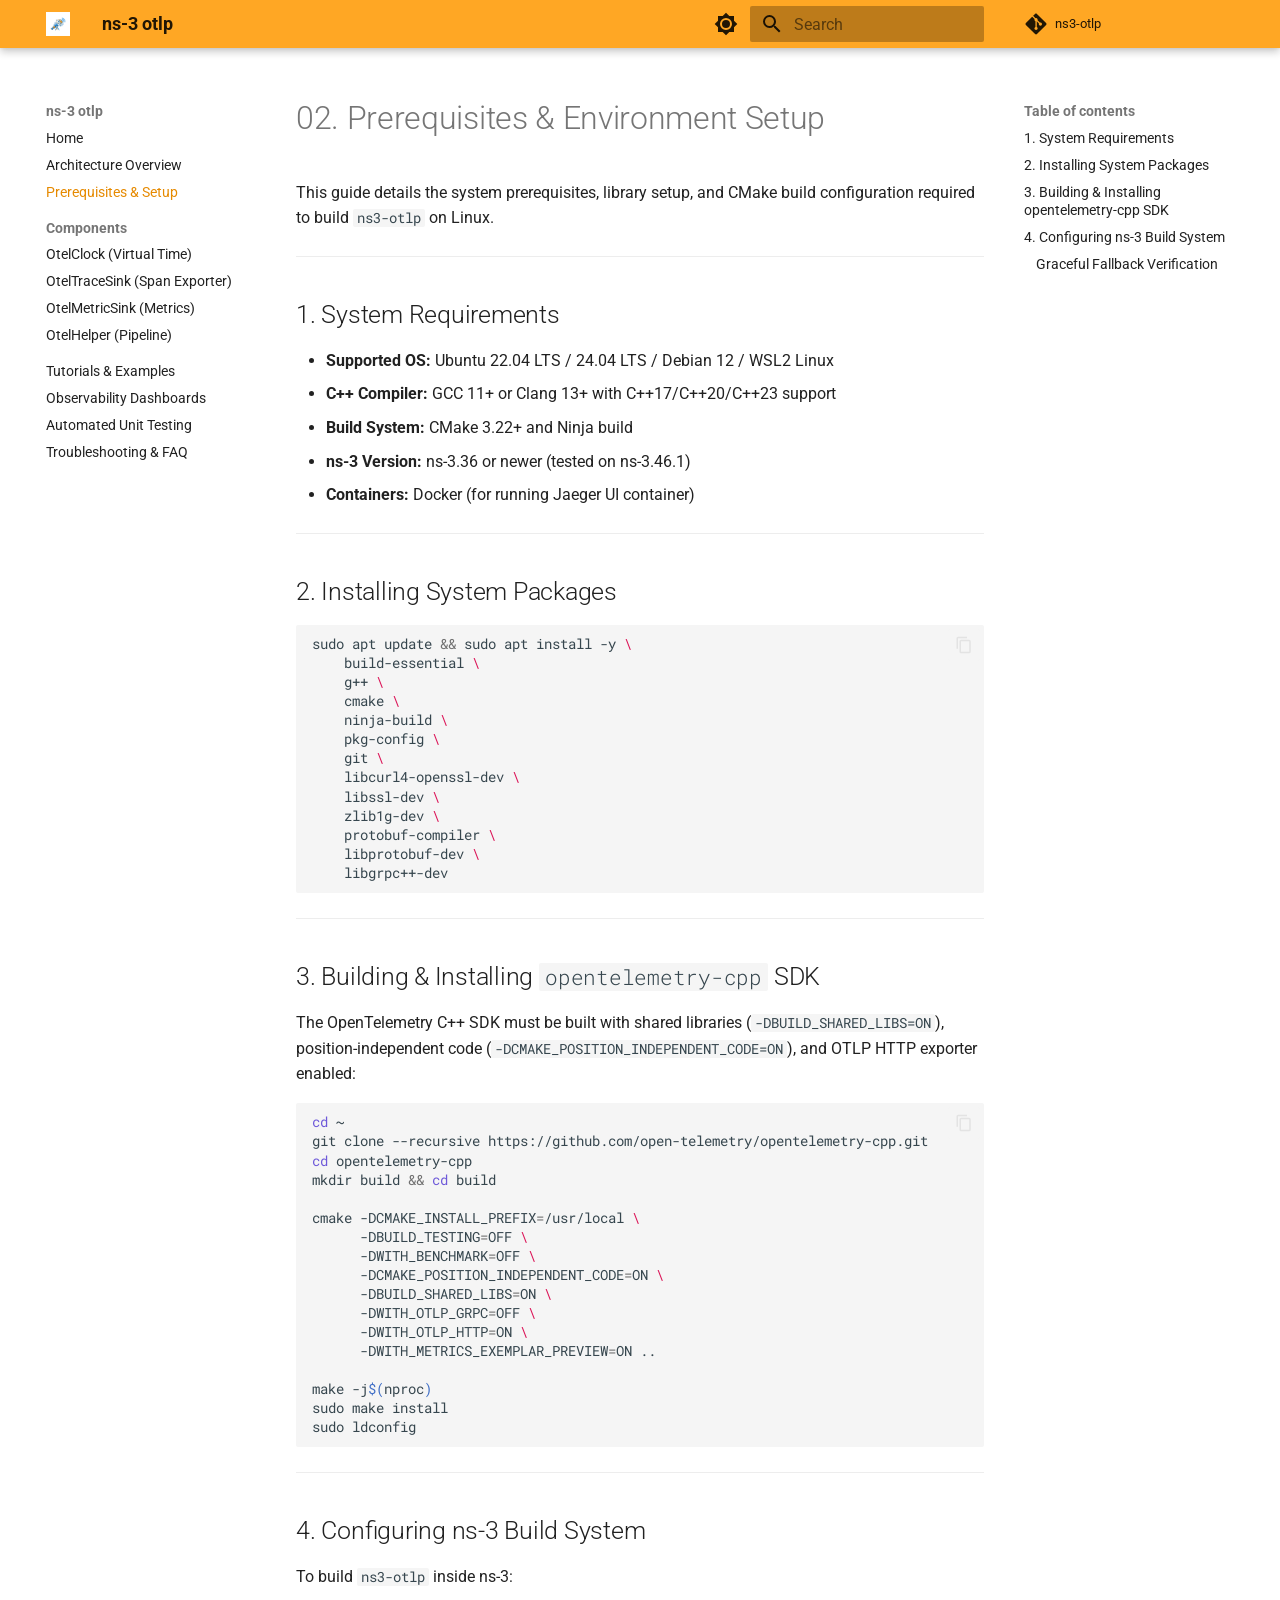
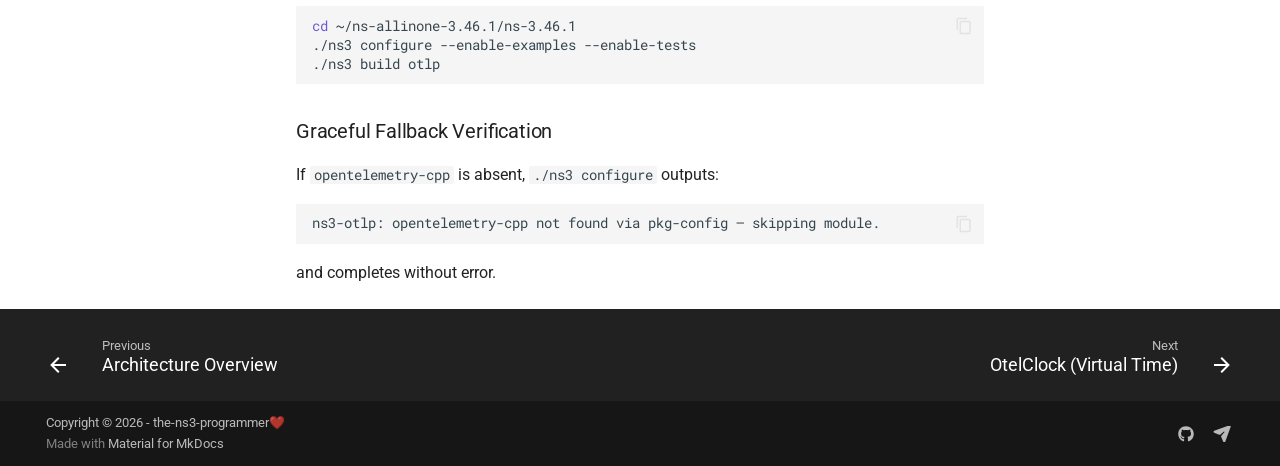
<file: 02_prerequisites_and_setup/index.html>
<!doctype html>
<html lang="en" class="no-js">
  <head>
    
      <meta charset="utf-8">
      <meta name="viewport" content="width=device-width,initial-scale=1">
      
        <meta name="description" content="Native OpenTelemetry Exporter Module for Network Simulator 3">
      
      
      
      
        <link rel="prev" href="../01_architecture_overview/">
      
      
        <link rel="next" href="../03_otel_clock/">
      
      
        
      
      
      <link rel="icon" href="../asset/logo.png">
      <meta name="generator" content="mkdocs-1.6.1, mkdocs-material-9.7.7">
    
    
      
        <title>Prerequisites & Setup - ns-3 otlp</title>
      
    
    
      <link rel="stylesheet" href="../assets/stylesheets/main.ec1eaa64.min.css">
      
        
        <link rel="stylesheet" href="../assets/stylesheets/palette.ab4e12ef.min.css">
      
      


    
    
      
    
    
      
        
        
        <link rel="preconnect" href="https://fonts.gstatic.com" crossorigin>
        <link rel="stylesheet" href="https://fonts.googleapis.com/css?family=Roboto:300,300i,400,400i,700,700i%7CRoboto+Mono:400,400i,700,700i&display=fallback">
        <style>:root{--md-text-font:"Roboto";--md-code-font:"Roboto Mono"}</style>
      
    
    
      <link rel="stylesheet" href="../extra.css">
    
    <script>__md_scope=new URL("..",location),__md_hash=e=>[...e].reduce(((e,_)=>(e<<5)-e+_.charCodeAt(0)),0),__md_get=(e,_=localStorage,t=__md_scope)=>JSON.parse(_.getItem(t.pathname+"."+e)),__md_set=(e,_,t=localStorage,a=__md_scope)=>{try{t.setItem(a.pathname+"."+e,JSON.stringify(_))}catch(e){}}</script>
    
      

    
    
  </head>
  
  
    
    
      
    
    
    
    
    <body dir="ltr" data-md-color-scheme="default" data-md-color-primary="orange" data-md-color-accent="indigo">
  
    
    <input class="md-toggle" data-md-toggle="drawer" type="checkbox" id="__drawer" autocomplete="off">
    <input class="md-toggle" data-md-toggle="search" type="checkbox" id="__search" autocomplete="off">
    <label class="md-overlay" for="__drawer"></label>
    <div data-md-component="skip">
      
        
        <a href="#02-prerequisites-environment-setup" class="md-skip">
          Skip to content
        </a>
      
    </div>
    <div data-md-component="announce">
      
    </div>
    
    
      

  

<header class="md-header md-header--shadow" data-md-component="header">
  <nav class="md-header__inner md-grid" aria-label="Header">
    <a href=".." title="ns-3 otlp" class="md-header__button md-logo" aria-label="ns-3 otlp" data-md-component="logo">
      
  <img src="../asset/logo.png" alt="logo">

    </a>
    <label class="md-header__button md-icon" for="__drawer">
      
      <svg xmlns="http://www.w3.org/2000/svg" viewBox="0 0 24 24"><path d="M3 6h18v2H3zm0 5h18v2H3zm0 5h18v2H3z"/></svg>
    </label>
    <div class="md-header__title" data-md-component="header-title">
      <div class="md-header__ellipsis">
        <div class="md-header__topic">
          <span class="md-ellipsis">
            ns-3 otlp
          </span>
        </div>
        <div class="md-header__topic" data-md-component="header-topic">
          <span class="md-ellipsis">
            
              Prerequisites & Setup
            
          </span>
        </div>
      </div>
    </div>
    
      
        <form class="md-header__option" data-md-component="palette">
  
    
    
    
    <input class="md-option" data-md-color-media="" data-md-color-scheme="default" data-md-color-primary="orange" data-md-color-accent="indigo"  aria-label="Switch to dark mode"  type="radio" name="__palette" id="__palette_0">
    
      <label class="md-header__button md-icon" title="Switch to dark mode" for="__palette_1" hidden>
        <svg xmlns="http://www.w3.org/2000/svg" viewBox="0 0 24 24"><path d="M12 8a4 4 0 0 0-4 4 4 4 0 0 0 4 4 4 4 0 0 0 4-4 4 4 0 0 0-4-4m0 10a6 6 0 0 1-6-6 6 6 0 0 1 6-6 6 6 0 0 1 6 6 6 6 0 0 1-6 6m8-9.31V4h-4.69L12 .69 8.69 4H4v4.69L.69 12 4 15.31V20h4.69L12 23.31 15.31 20H20v-4.69L23.31 12z"/></svg>
      </label>
    
  
    
    
    
    <input class="md-option" data-md-color-media="" data-md-color-scheme="slate" data-md-color-primary="indigo" data-md-color-accent="orange"  aria-label="Switch to light mode"  type="radio" name="__palette" id="__palette_1">
    
      <label class="md-header__button md-icon" title="Switch to light mode" for="__palette_0" hidden>
        <svg xmlns="http://www.w3.org/2000/svg" viewBox="0 0 24 24"><path d="M12 18c-.89 0-1.74-.2-2.5-.55C11.56 16.5 13 14.42 13 12s-1.44-4.5-3.5-5.45C10.26 6.2 11.11 6 12 6a6 6 0 0 1 6 6 6 6 0 0 1-6 6m8-9.31V4h-4.69L12 .69 8.69 4H4v4.69L.69 12 4 15.31V20h4.69L12 23.31 15.31 20H20v-4.69L23.31 12z"/></svg>
      </label>
    
  
</form>
      
    
    
      <script>var palette=__md_get("__palette");if(palette&&palette.color){if("(prefers-color-scheme)"===palette.color.media){var media=matchMedia("(prefers-color-scheme: light)"),input=document.querySelector(media.matches?"[data-md-color-media='(prefers-color-scheme: light)']":"[data-md-color-media='(prefers-color-scheme: dark)']");palette.color.media=input.getAttribute("data-md-color-media"),palette.color.scheme=input.getAttribute("data-md-color-scheme"),palette.color.primary=input.getAttribute("data-md-color-primary"),palette.color.accent=input.getAttribute("data-md-color-accent")}for(var[key,value]of Object.entries(palette.color))document.body.setAttribute("data-md-color-"+key,value)}</script>
    
    
    
      
      
        <label class="md-header__button md-icon" for="__search">
          
          <svg xmlns="http://www.w3.org/2000/svg" viewBox="0 0 24 24"><path d="M9.5 3A6.5 6.5 0 0 1 16 9.5c0 1.61-.59 3.09-1.56 4.23l.27.27h.79l5 5-1.5 1.5-5-5v-.79l-.27-.27A6.52 6.52 0 0 1 9.5 16 6.5 6.5 0 0 1 3 9.5 6.5 6.5 0 0 1 9.5 3m0 2C7 5 5 7 5 9.5S7 14 9.5 14 14 12 14 9.5 12 5 9.5 5"/></svg>
        </label>
        <div class="md-search" data-md-component="search" role="dialog">
  <label class="md-search__overlay" for="__search"></label>
  <div class="md-search__inner" role="search">
    <form class="md-search__form" name="search">
      <input type="text" class="md-search__input" name="query" aria-label="Search" placeholder="Search" autocapitalize="off" autocorrect="off" autocomplete="off" spellcheck="false" data-md-component="search-query" required>
      <label class="md-search__icon md-icon" for="__search">
        
        <svg xmlns="http://www.w3.org/2000/svg" viewBox="0 0 24 24"><path d="M9.5 3A6.5 6.5 0 0 1 16 9.5c0 1.61-.59 3.09-1.56 4.23l.27.27h.79l5 5-1.5 1.5-5-5v-.79l-.27-.27A6.52 6.52 0 0 1 9.5 16 6.5 6.5 0 0 1 3 9.5 6.5 6.5 0 0 1 9.5 3m0 2C7 5 5 7 5 9.5S7 14 9.5 14 14 12 14 9.5 12 5 9.5 5"/></svg>
        
        <svg xmlns="http://www.w3.org/2000/svg" viewBox="0 0 24 24"><path d="M20 11v2H8l5.5 5.5-1.42 1.42L4.16 12l7.92-7.92L13.5 5.5 8 11z"/></svg>
      </label>
      <nav class="md-search__options" aria-label="Search">
        
        <button type="reset" class="md-search__icon md-icon" title="Clear" aria-label="Clear" tabindex="-1">
          
          <svg xmlns="http://www.w3.org/2000/svg" viewBox="0 0 24 24"><path d="M19 6.41 17.59 5 12 10.59 6.41 5 5 6.41 10.59 12 5 17.59 6.41 19 12 13.41 17.59 19 19 17.59 13.41 12z"/></svg>
        </button>
      </nav>
      
        <div class="md-search__suggest" data-md-component="search-suggest"></div>
      
    </form>
    <div class="md-search__output">
      <div class="md-search__scrollwrap" tabindex="0" data-md-scrollfix>
        <div class="md-search-result" data-md-component="search-result">
          <div class="md-search-result__meta">
            Initializing search
          </div>
          <ol class="md-search-result__list" role="presentation"></ol>
        </div>
      </div>
    </div>
  </div>
</div>
      
    
    
      <div class="md-header__source">
        <a href="https://github.com/the-ns3-programmer/ns3-otlp" title="Go to repository" class="md-source" data-md-component="source">
  <div class="md-source__icon md-icon">
    
    <svg xmlns="http://www.w3.org/2000/svg" viewBox="0 0 448 512"><!--! Font Awesome Free 7.1.0 by @fontawesome - https://fontawesome.com License - https://fontawesome.com/license/free (Icons: CC BY 4.0, Fonts: SIL OFL 1.1, Code: MIT License) Copyright 2025 Fonticons, Inc.--><path d="M439.6 236.1 244 40.5c-5.4-5.5-12.8-8.5-20.4-8.5s-15 3-20.4 8.4L162.5 81l51.5 51.5c27.1-9.1 52.7 16.8 43.4 43.7l49.7 49.7c34.2-11.8 61.2 31 35.5 56.7-26.5 26.5-70.2-2.9-56-37.3L240.3 199v121.9c25.3 12.5 22.3 41.8 9.1 55-6.4 6.4-15.2 10.1-24.3 10.1s-17.8-3.6-24.3-10.1c-17.6-17.6-11.1-46.9 11.2-56v-123c-20.8-8.5-24.6-30.7-18.6-45L142.6 101 8.5 235.1C3 240.6 0 247.9 0 255.5s3 15 8.5 20.4l195.6 195.7c5.4 5.4 12.7 8.4 20.4 8.4s15-3 20.4-8.4l194.7-194.7c5.4-5.4 8.4-12.8 8.4-20.4s-3-15-8.4-20.4"/></svg>
  </div>
  <div class="md-source__repository">
    ns3-otlp
  </div>
</a>
      </div>
    
  </nav>
  
</header>
    
    <div class="md-container" data-md-component="container">
      
      
        
          
        
      
      <main class="md-main" data-md-component="main">
        <div class="md-main__inner md-grid">
          
            
              
              <div class="md-sidebar md-sidebar--primary" data-md-component="sidebar" data-md-type="navigation" >
                <div class="md-sidebar__scrollwrap">
                  <div class="md-sidebar__inner">
                    



<nav class="md-nav md-nav--primary" aria-label="Navigation" data-md-level="0">
  <label class="md-nav__title" for="__drawer">
    <a href=".." title="ns-3 otlp" class="md-nav__button md-logo" aria-label="ns-3 otlp" data-md-component="logo">
      
  <img src="../asset/logo.png" alt="logo">

    </a>
    ns-3 otlp
  </label>
  
    <div class="md-nav__source">
      <a href="https://github.com/the-ns3-programmer/ns3-otlp" title="Go to repository" class="md-source" data-md-component="source">
  <div class="md-source__icon md-icon">
    
    <svg xmlns="http://www.w3.org/2000/svg" viewBox="0 0 448 512"><!--! Font Awesome Free 7.1.0 by @fontawesome - https://fontawesome.com License - https://fontawesome.com/license/free (Icons: CC BY 4.0, Fonts: SIL OFL 1.1, Code: MIT License) Copyright 2025 Fonticons, Inc.--><path d="M439.6 236.1 244 40.5c-5.4-5.5-12.8-8.5-20.4-8.5s-15 3-20.4 8.4L162.5 81l51.5 51.5c27.1-9.1 52.7 16.8 43.4 43.7l49.7 49.7c34.2-11.8 61.2 31 35.5 56.7-26.5 26.5-70.2-2.9-56-37.3L240.3 199v121.9c25.3 12.5 22.3 41.8 9.1 55-6.4 6.4-15.2 10.1-24.3 10.1s-17.8-3.6-24.3-10.1c-17.6-17.6-11.1-46.9 11.2-56v-123c-20.8-8.5-24.6-30.7-18.6-45L142.6 101 8.5 235.1C3 240.6 0 247.9 0 255.5s3 15 8.5 20.4l195.6 195.7c5.4 5.4 12.7 8.4 20.4 8.4s15-3 20.4-8.4l194.7-194.7c5.4-5.4 8.4-12.8 8.4-20.4s-3-15-8.4-20.4"/></svg>
  </div>
  <div class="md-source__repository">
    ns3-otlp
  </div>
</a>
    </div>
  
  <ul class="md-nav__list" data-md-scrollfix>
    
      
      
  
  
  
  
    <li class="md-nav__item">
      <a href=".." class="md-nav__link">
        
  
  
  <span class="md-ellipsis">
    
  
    Home
  

    
  </span>
  
  

      </a>
    </li>
  

    
      
      
  
  
  
  
    <li class="md-nav__item">
      <a href="../01_architecture_overview/" class="md-nav__link">
        
  
  
  <span class="md-ellipsis">
    
  
    Architecture Overview
  

    
  </span>
  
  

      </a>
    </li>
  

    
      
      
  
  
    
  
  
  
    <li class="md-nav__item md-nav__item--active">
      
      <input class="md-nav__toggle md-toggle" type="checkbox" id="__toc">
      
      
        
      
      
        <label class="md-nav__link md-nav__link--active" for="__toc">
          
  
  
  <span class="md-ellipsis">
    
  
    Prerequisites & Setup
  

    
  </span>
  
  

          <span class="md-nav__icon md-icon"></span>
        </label>
      
      <a href="./" class="md-nav__link md-nav__link--active">
        
  
  
  <span class="md-ellipsis">
    
  
    Prerequisites & Setup
  

    
  </span>
  
  

      </a>
      
        

<nav class="md-nav md-nav--secondary" aria-label="Table of contents">
  
  
  
    
  
  
    <label class="md-nav__title" for="__toc">
      <span class="md-nav__icon md-icon"></span>
      Table of contents
    </label>
    <ul class="md-nav__list" data-md-component="toc" data-md-scrollfix>
      
        <li class="md-nav__item">
  <a href="#1-system-requirements" class="md-nav__link">
    <span class="md-ellipsis">
      
        1. System Requirements
      
    </span>
  </a>
  
</li>
      
        <li class="md-nav__item">
  <a href="#2-installing-system-packages" class="md-nav__link">
    <span class="md-ellipsis">
      
        2. Installing System Packages
      
    </span>
  </a>
  
</li>
      
        <li class="md-nav__item">
  <a href="#3-building-installing-opentelemetry-cpp-sdk" class="md-nav__link">
    <span class="md-ellipsis">
      
        3. Building &amp; Installing opentelemetry-cpp SDK
      
    </span>
  </a>
  
</li>
      
        <li class="md-nav__item">
  <a href="#4-configuring-ns-3-build-system" class="md-nav__link">
    <span class="md-ellipsis">
      
        4. Configuring ns-3 Build System
      
    </span>
  </a>
  
    <nav class="md-nav" aria-label="4. Configuring ns-3 Build System">
      <ul class="md-nav__list">
        
          <li class="md-nav__item">
  <a href="#graceful-fallback-verification" class="md-nav__link">
    <span class="md-ellipsis">
      
        Graceful Fallback Verification
      
    </span>
  </a>
  
</li>
        
      </ul>
    </nav>
  
</li>
      
    </ul>
  
</nav>
      
    </li>
  

    
      
      
  
  
  
  
    
    
    
    
      
        
        
      
    
    
    <li class="md-nav__item md-nav__item--section md-nav__item--nested">
      
        
        
        <input class="md-nav__toggle md-toggle " type="checkbox" id="__nav_4" >
        
          
          <label class="md-nav__link" for="__nav_4" id="__nav_4_label" tabindex="">
            
  
  
  <span class="md-ellipsis">
    
  
    Components
  

    
  </span>
  
  

            <span class="md-nav__icon md-icon"></span>
          </label>
        
        <nav class="md-nav" data-md-level="1" aria-labelledby="__nav_4_label" aria-expanded="false">
          <label class="md-nav__title" for="__nav_4">
            <span class="md-nav__icon md-icon"></span>
            
  
    Components
  

          </label>
          <ul class="md-nav__list" data-md-scrollfix>
            
              
                
  
  
  
  
    <li class="md-nav__item">
      <a href="../03_otel_clock/" class="md-nav__link">
        
  
  
  <span class="md-ellipsis">
    
  
    OtelClock (Virtual Time)
  

    
  </span>
  
  

      </a>
    </li>
  

              
            
              
                
  
  
  
  
    <li class="md-nav__item">
      <a href="../04_otel_trace_sink/" class="md-nav__link">
        
  
  
  <span class="md-ellipsis">
    
  
    OtelTraceSink (Span Exporter)
  

    
  </span>
  
  

      </a>
    </li>
  

              
            
              
                
  
  
  
  
    <li class="md-nav__item">
      <a href="../05_otel_metric_sink/" class="md-nav__link">
        
  
  
  <span class="md-ellipsis">
    
  
    OtelMetricSink (Metrics)
  

    
  </span>
  
  

      </a>
    </li>
  

              
            
              
                
  
  
  
  
    <li class="md-nav__item">
      <a href="../06_otel_helper/" class="md-nav__link">
        
  
  
  <span class="md-ellipsis">
    
  
    OtelHelper (Pipeline)
  

    
  </span>
  
  

      </a>
    </li>
  

              
            
          </ul>
        </nav>
      
    </li>
  

    
      
      
  
  
  
  
    <li class="md-nav__item">
      <a href="../07_tutorials_and_examples/" class="md-nav__link">
        
  
  
  <span class="md-ellipsis">
    
  
    Tutorials & Examples
  

    
  </span>
  
  

      </a>
    </li>
  

    
      
      
  
  
  
  
    <li class="md-nav__item">
      <a href="../08_observability_dashboards/" class="md-nav__link">
        
  
  
  <span class="md-ellipsis">
    
  
    Observability Dashboards
  

    
  </span>
  
  

      </a>
    </li>
  

    
      
      
  
  
  
  
    <li class="md-nav__item">
      <a href="../09_unit_testing/" class="md-nav__link">
        
  
  
  <span class="md-ellipsis">
    
  
    Automated Unit Testing
  

    
  </span>
  
  

      </a>
    </li>
  

    
      
      
  
  
  
  
    <li class="md-nav__item">
      <a href="../10_troubleshooting_faq/" class="md-nav__link">
        
  
  
  <span class="md-ellipsis">
    
  
    Troubleshooting & FAQ
  

    
  </span>
  
  

      </a>
    </li>
  

    
  </ul>
</nav>
                  </div>
                </div>
              </div>
            
            
              
              <div class="md-sidebar md-sidebar--secondary" data-md-component="sidebar" data-md-type="toc" >
                <div class="md-sidebar__scrollwrap">
                  <div class="md-sidebar__inner">
                    

<nav class="md-nav md-nav--secondary" aria-label="Table of contents">
  
  
  
    
  
  
    <label class="md-nav__title" for="__toc">
      <span class="md-nav__icon md-icon"></span>
      Table of contents
    </label>
    <ul class="md-nav__list" data-md-component="toc" data-md-scrollfix>
      
        <li class="md-nav__item">
  <a href="#1-system-requirements" class="md-nav__link">
    <span class="md-ellipsis">
      
        1. System Requirements
      
    </span>
  </a>
  
</li>
      
        <li class="md-nav__item">
  <a href="#2-installing-system-packages" class="md-nav__link">
    <span class="md-ellipsis">
      
        2. Installing System Packages
      
    </span>
  </a>
  
</li>
      
        <li class="md-nav__item">
  <a href="#3-building-installing-opentelemetry-cpp-sdk" class="md-nav__link">
    <span class="md-ellipsis">
      
        3. Building &amp; Installing opentelemetry-cpp SDK
      
    </span>
  </a>
  
</li>
      
        <li class="md-nav__item">
  <a href="#4-configuring-ns-3-build-system" class="md-nav__link">
    <span class="md-ellipsis">
      
        4. Configuring ns-3 Build System
      
    </span>
  </a>
  
    <nav class="md-nav" aria-label="4. Configuring ns-3 Build System">
      <ul class="md-nav__list">
        
          <li class="md-nav__item">
  <a href="#graceful-fallback-verification" class="md-nav__link">
    <span class="md-ellipsis">
      
        Graceful Fallback Verification
      
    </span>
  </a>
  
</li>
        
      </ul>
    </nav>
  
</li>
      
    </ul>
  
</nav>
                  </div>
                </div>
              </div>
            
          
          
            <div class="md-content" data-md-component="content">
              
              <article class="md-content__inner md-typeset">
                
                  


  
  


<h1 id="02-prerequisites-environment-setup">02. Prerequisites &amp; Environment Setup<a class="headerlink" href="#02-prerequisites-environment-setup" title="Permanent link">&para;</a></h1>
<p>This guide details the system prerequisites, library setup, and CMake build configuration required to build <code>ns3-otlp</code> on Linux.</p>
<hr />
<h2 id="1-system-requirements">1. System Requirements<a class="headerlink" href="#1-system-requirements" title="Permanent link">&para;</a></h2>
<ul>
<li><strong>Supported OS:</strong> Ubuntu 22.04 LTS / 24.04 LTS / Debian 12 / WSL2 Linux</li>
<li><strong>C++ Compiler:</strong> GCC 11+ or Clang 13+ with C++17/C++20/C++23 support</li>
<li><strong>Build System:</strong> CMake 3.22+ and Ninja build</li>
<li><strong>ns-3 Version:</strong> ns-3.36 or newer (tested on ns-3.46.1)</li>
<li><strong>Containers:</strong> Docker (for running Jaeger UI container)</li>
</ul>
<hr />
<h2 id="2-installing-system-packages">2. Installing System Packages<a class="headerlink" href="#2-installing-system-packages" title="Permanent link">&para;</a></h2>
<div class="highlight"><pre><span></span><code>sudo<span class="w"> </span>apt<span class="w"> </span>update<span class="w"> </span><span class="o">&amp;&amp;</span><span class="w"> </span>sudo<span class="w"> </span>apt<span class="w"> </span>install<span class="w"> </span>-y<span class="w"> </span><span class="se">\</span>
<span class="w">    </span>build-essential<span class="w"> </span><span class="se">\</span>
<span class="w">    </span>g++<span class="w"> </span><span class="se">\</span>
<span class="w">    </span>cmake<span class="w"> </span><span class="se">\</span>
<span class="w">    </span>ninja-build<span class="w"> </span><span class="se">\</span>
<span class="w">    </span>pkg-config<span class="w"> </span><span class="se">\</span>
<span class="w">    </span>git<span class="w"> </span><span class="se">\</span>
<span class="w">    </span>libcurl4-openssl-dev<span class="w"> </span><span class="se">\</span>
<span class="w">    </span>libssl-dev<span class="w"> </span><span class="se">\</span>
<span class="w">    </span>zlib1g-dev<span class="w"> </span><span class="se">\</span>
<span class="w">    </span>protobuf-compiler<span class="w"> </span><span class="se">\</span>
<span class="w">    </span>libprotobuf-dev<span class="w"> </span><span class="se">\</span>
<span class="w">    </span>libgrpc++-dev
</code></pre></div>
<hr />
<h2 id="3-building-installing-opentelemetry-cpp-sdk">3. Building &amp; Installing <code>opentelemetry-cpp</code> SDK<a class="headerlink" href="#3-building-installing-opentelemetry-cpp-sdk" title="Permanent link">&para;</a></h2>
<p>The OpenTelemetry C++ SDK must be built with shared libraries (<code>-DBUILD_SHARED_LIBS=ON</code>), position-independent code (<code>-DCMAKE_POSITION_INDEPENDENT_CODE=ON</code>), and OTLP HTTP exporter enabled:</p>
<div class="highlight"><pre><span></span><code><span class="nb">cd</span><span class="w"> </span>~
git<span class="w"> </span>clone<span class="w"> </span>--recursive<span class="w"> </span>https://github.com/open-telemetry/opentelemetry-cpp.git
<span class="nb">cd</span><span class="w"> </span>opentelemetry-cpp
mkdir<span class="w"> </span>build<span class="w"> </span><span class="o">&amp;&amp;</span><span class="w"> </span><span class="nb">cd</span><span class="w"> </span>build

cmake<span class="w"> </span>-DCMAKE_INSTALL_PREFIX<span class="o">=</span>/usr/local<span class="w"> </span><span class="se">\</span>
<span class="w">      </span>-DBUILD_TESTING<span class="o">=</span>OFF<span class="w"> </span><span class="se">\</span>
<span class="w">      </span>-DWITH_BENCHMARK<span class="o">=</span>OFF<span class="w"> </span><span class="se">\</span>
<span class="w">      </span>-DCMAKE_POSITION_INDEPENDENT_CODE<span class="o">=</span>ON<span class="w"> </span><span class="se">\</span>
<span class="w">      </span>-DBUILD_SHARED_LIBS<span class="o">=</span>ON<span class="w"> </span><span class="se">\</span>
<span class="w">      </span>-DWITH_OTLP_GRPC<span class="o">=</span>OFF<span class="w"> </span><span class="se">\</span>
<span class="w">      </span>-DWITH_OTLP_HTTP<span class="o">=</span>ON<span class="w"> </span><span class="se">\</span>
<span class="w">      </span>-DWITH_METRICS_EXEMPLAR_PREVIEW<span class="o">=</span>ON<span class="w"> </span>..

make<span class="w"> </span>-j<span class="k">$(</span>nproc<span class="k">)</span>
sudo<span class="w"> </span>make<span class="w"> </span>install
sudo<span class="w"> </span>ldconfig
</code></pre></div>
<hr />
<h2 id="4-configuring-ns-3-build-system">4. Configuring ns-3 Build System<a class="headerlink" href="#4-configuring-ns-3-build-system" title="Permanent link">&para;</a></h2>
<p>To build <code>ns3-otlp</code> inside ns-3:</p>
<div class="highlight"><pre><span></span><code><span class="nb">cd</span><span class="w"> </span>~/ns-allinone-3.46.1/ns-3.46.1
./ns3<span class="w"> </span>configure<span class="w"> </span>--enable-examples<span class="w"> </span>--enable-tests
./ns3<span class="w"> </span>build<span class="w"> </span>otlp
</code></pre></div>
<h3 id="graceful-fallback-verification">Graceful Fallback Verification<a class="headerlink" href="#graceful-fallback-verification" title="Permanent link">&para;</a></h3>
<p>If <code>opentelemetry-cpp</code> is absent, <code>./ns3 configure</code> outputs:
<div class="highlight"><pre><span></span><code>ns3-otlp: opentelemetry-cpp not found via pkg-config — skipping module.
</code></pre></div>
and completes without error.</p>












                
              </article>
            </div>
          
          
<script>var target=document.getElementById(location.hash.slice(1));target&&target.name&&(target.checked=target.name.startsWith("__tabbed_"))</script>
        </div>
        
          <button type="button" class="md-top md-icon" data-md-component="top" hidden>
  
  <svg xmlns="http://www.w3.org/2000/svg" viewBox="0 0 24 24"><path d="M13 20h-2V8l-5.5 5.5-1.42-1.42L12 4.16l7.92 7.92-1.42 1.42L13 8z"/></svg>
  Back to top
</button>
        
      </main>
      
        <footer class="md-footer">
  
    
      
      <nav class="md-footer__inner md-grid" aria-label="Footer" >
        
          
          <a href="../01_architecture_overview/" class="md-footer__link md-footer__link--prev" aria-label="Previous: Architecture Overview">
            <div class="md-footer__button md-icon">
              
              <svg xmlns="http://www.w3.org/2000/svg" viewBox="0 0 24 24"><path d="M20 11v2H8l5.5 5.5-1.42 1.42L4.16 12l7.92-7.92L13.5 5.5 8 11z"/></svg>
            </div>
            <div class="md-footer__title">
              <span class="md-footer__direction">
                Previous
              </span>
              <div class="md-ellipsis">
                Architecture Overview
              </div>
            </div>
          </a>
        
        
          
          <a href="../03_otel_clock/" class="md-footer__link md-footer__link--next" aria-label="Next: OtelClock (Virtual Time)">
            <div class="md-footer__title">
              <span class="md-footer__direction">
                Next
              </span>
              <div class="md-ellipsis">
                OtelClock (Virtual Time)
              </div>
            </div>
            <div class="md-footer__button md-icon">
              
              <svg xmlns="http://www.w3.org/2000/svg" viewBox="0 0 24 24"><path d="M4 11v2h12l-5.5 5.5 1.42 1.42L19.84 12l-7.92-7.92L10.5 5.5 16 11z"/></svg>
            </div>
          </a>
        
      </nav>
    
  
  <div class="md-footer-meta md-typeset">
    <div class="md-footer-meta__inner md-grid">
      <div class="md-copyright">
  
    <div class="md-copyright__highlight">
      Copyright &copy; 2026 - the-ns3-programmer❤️
    </div>
  
  
    Made with
    <a href="https://squidfunk.github.io/mkdocs-material/" target="_blank" rel="noopener">
      Material for MkDocs
    </a>
  
</div>
      
        
<div class="md-social">
  
    
    
    
    
      
      
    
    <a href="https://github.com/the-ns3-programmer/ns3-otlp" target="_blank" rel="noopener" title="github.com" class="md-social__link">
      <svg xmlns="http://www.w3.org/2000/svg" viewBox="0 0 512 512"><!--! Font Awesome Free 7.1.0 by @fontawesome - https://fontawesome.com License - https://fontawesome.com/license/free (Icons: CC BY 4.0, Fonts: SIL OFL 1.1, Code: MIT License) Copyright 2025 Fonticons, Inc.--><path d="M173.9 397.4c0 2-2.3 3.6-5.2 3.6-3.3.3-5.6-1.3-5.6-3.6 0-2 2.3-3.6 5.2-3.6 3-.3 5.6 1.3 5.6 3.6m-31.1-4.5c-.7 2 1.3 4.3 4.3 4.9 2.6 1 5.6 0 6.2-2s-1.3-4.3-4.3-5.2c-2.6-.7-5.5.3-6.2 2.3m44.2-1.7c-2.9.7-4.9 2.6-4.6 4.9.3 2 2.9 3.3 5.9 2.6 2.9-.7 4.9-2.6 4.6-4.6-.3-1.9-3-3.2-5.9-2.9M252.8 8C114.1 8 8 113.3 8 252c0 110.9 69.8 205.8 169.5 239.2 12.8 2.3 17.3-5.6 17.3-12.1 0-6.2-.3-40.4-.3-61.4 0 0-70 15-84.7-29.8 0 0-11.4-29.1-27.8-36.6 0 0-22.9-15.7 1.6-15.4 0 0 24.9 2 38.6 25.8 21.9 38.6 58.6 27.5 72.9 20.9 2.3-16 8.8-27.1 16-33.7-55.9-6.2-112.3-14.3-112.3-110.5 0-27.5 7.6-41.3 23.6-58.9-2.6-6.5-11.1-33.3 2.6-67.9 20.9-6.5 69 27 69 27 20-5.6 41.5-8.5 62.8-8.5s42.8 2.9 62.8 8.5c0 0 48.1-33.6 69-27 13.7 34.7 5.2 61.4 2.6 67.9 16 17.7 25.8 31.5 25.8 58.9 0 96.5-58.9 104.2-114.8 110.5 9.2 7.9 17 22.9 17 46.4 0 33.7-.3 75.4-.3 83.6 0 6.5 4.6 14.4 17.3 12.1C436.2 457.8 504 362.9 504 252 504 113.3 391.5 8 252.8 8M105.2 352.9c-1.3 1-1 3.3.7 5.2 1.6 1.6 3.9 2.3 5.2 1 1.3-1 1-3.3-.7-5.2-1.6-1.6-3.9-2.3-5.2-1m-10.8-8.1c-.7 1.3.3 2.9 2.3 3.9 1.6 1 3.6.7 4.3-.7.7-1.3-.3-2.9-2.3-3.9-2-.6-3.6-.3-4.3.7m32.4 35.6c-1.6 1.3-1 4.3 1.3 6.2 2.3 2.3 5.2 2.6 6.5 1 1.3-1.3.7-4.3-1.3-6.2-2.2-2.3-5.2-2.6-6.5-1m-11.4-14.7c-1.6 1-1.6 3.6 0 5.9s4.3 3.3 5.6 2.3c1.6-1.3 1.6-3.9 0-6.2-1.4-2.3-4-3.3-5.6-2"/></svg>
    </a>
  
    
    
    
    
    <a href="mailto:arunsanthosh.rashok@gmail.com" target="_blank" rel="noopener" title="" class="md-social__link">
      <svg xmlns="http://www.w3.org/2000/svg" viewBox="0 0 576 512"><!--! Font Awesome Free 7.1.0 by @fontawesome - https://fontawesome.com License - https://fontawesome.com/license/free (Icons: CC BY 4.0, Fonts: SIL OFL 1.1, Code: MIT License) Copyright 2025 Fonticons, Inc.--><path d="M536.4-26.3c9.8-3.5 20.6-1 28 6.3s9.8 18.2 6.3 28l-178 496.9c-5 13.9-18.1 23.1-32.8 23.1-14.2 0-27-8.6-32.3-21.7l-64.2-158c-4.5-11-2.5-23.6 5.2-32.6l94.5-112.4c5.1-6.1 4.7-15-.9-20.6s-14.6-6-20.6-.9l-112.4 94.3c-9.1 7.6-21.6 9.6-32.6 5.2L38.1 216.8c-13.1-5.3-21.7-18.1-21.7-32.3 0-14.7 9.2-27.8 23.1-32.8z"/></svg>
    </a>
  
</div>
      
    </div>
  </div>
</footer>
      
    </div>
    <div class="md-dialog" data-md-component="dialog">
      <div class="md-dialog__inner md-typeset"></div>
    </div>
    
    
    
      
      
      <script id="__config" type="application/json">{"annotate": null, "base": "..", "features": ["navigation.footer", "navigation.instant", "navigation.tracking", "navigation.top", "navigation.sections", "search.suggest", "search.highlight", "content.code.copy"], "search": "../assets/javascripts/workers/search.2c215733.min.js", "tags": null, "translations": {"clipboard.copied": "Copied to clipboard", "clipboard.copy": "Copy to clipboard", "search.result.more.one": "1 more on this page", "search.result.more.other": "# more on this page", "search.result.none": "No matching documents", "search.result.one": "1 matching document", "search.result.other": "# matching documents", "search.result.placeholder": "Type to start searching", "search.result.term.missing": "Missing", "select.version": "Select version"}, "version": null}</script>
    
    
      <script src="../assets/javascripts/bundle.d7400e89.min.js"></script>
      
    
  </body>
</html>
</file>
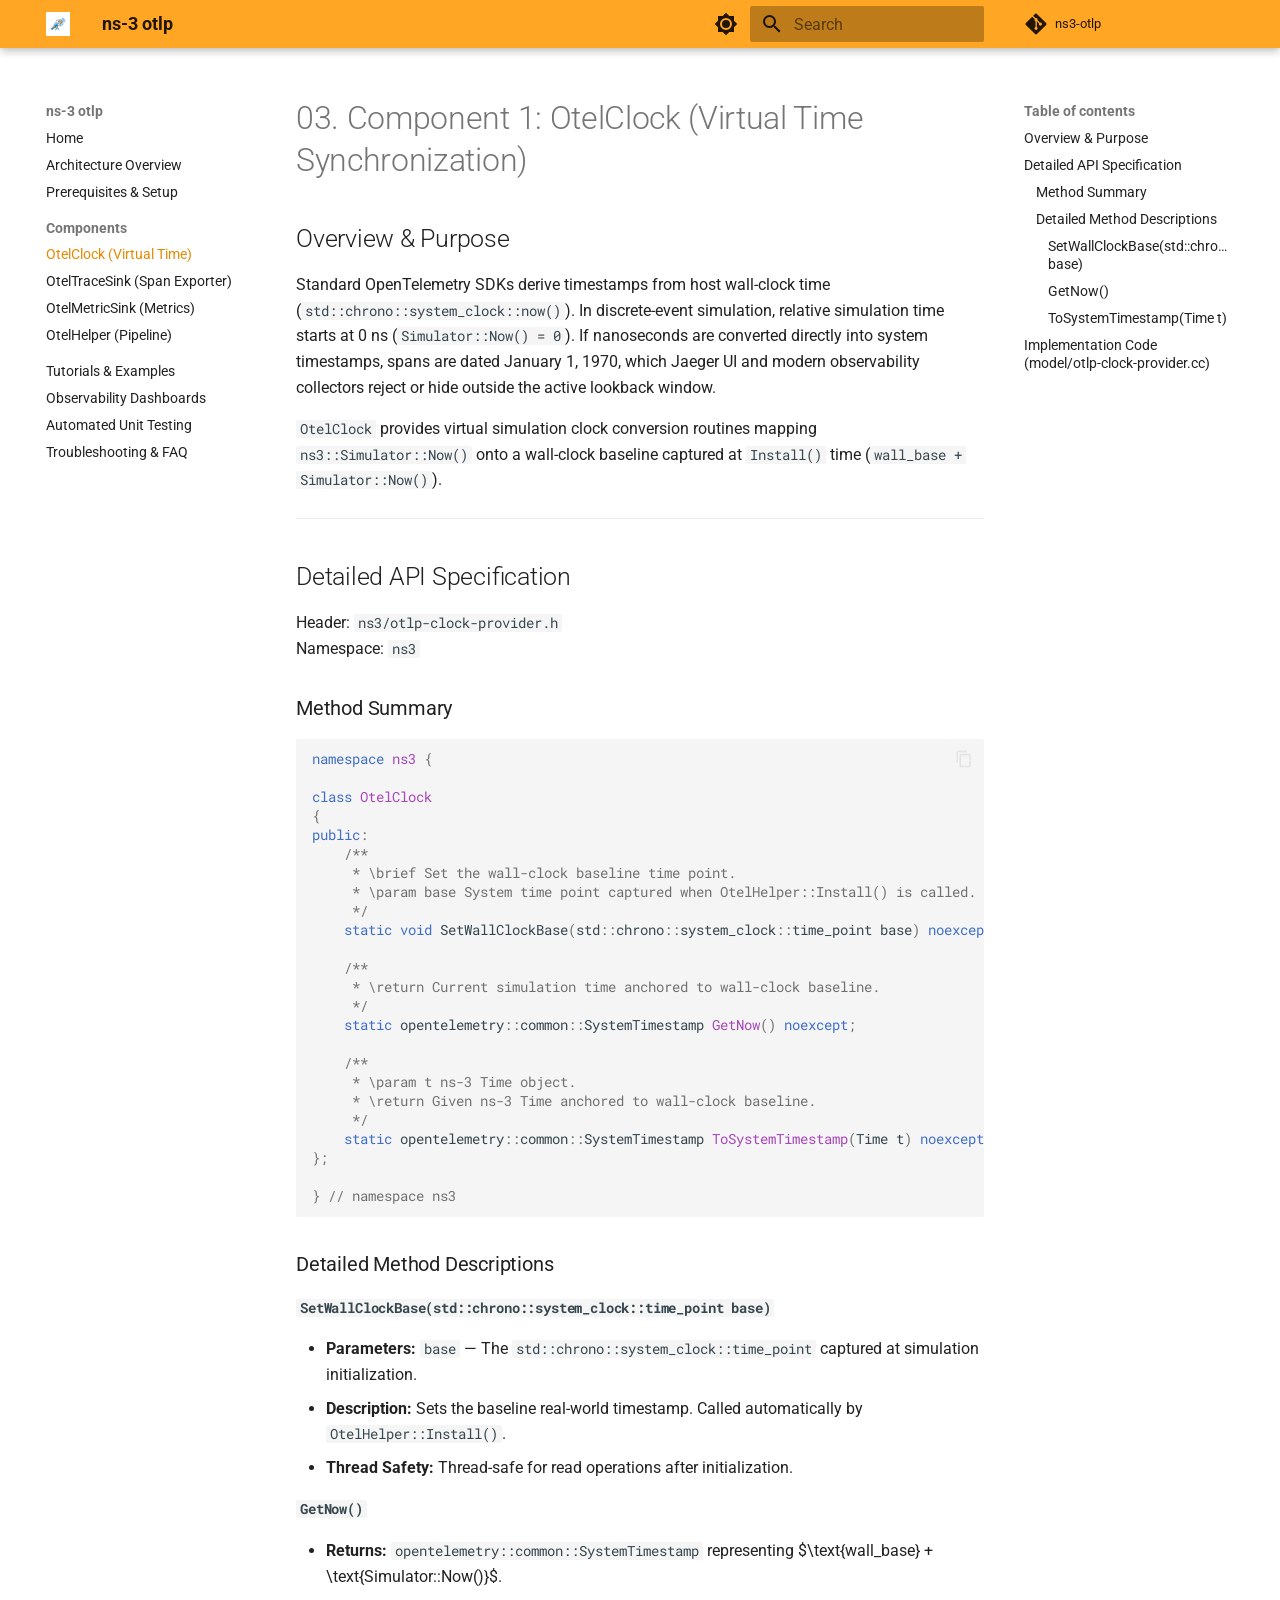
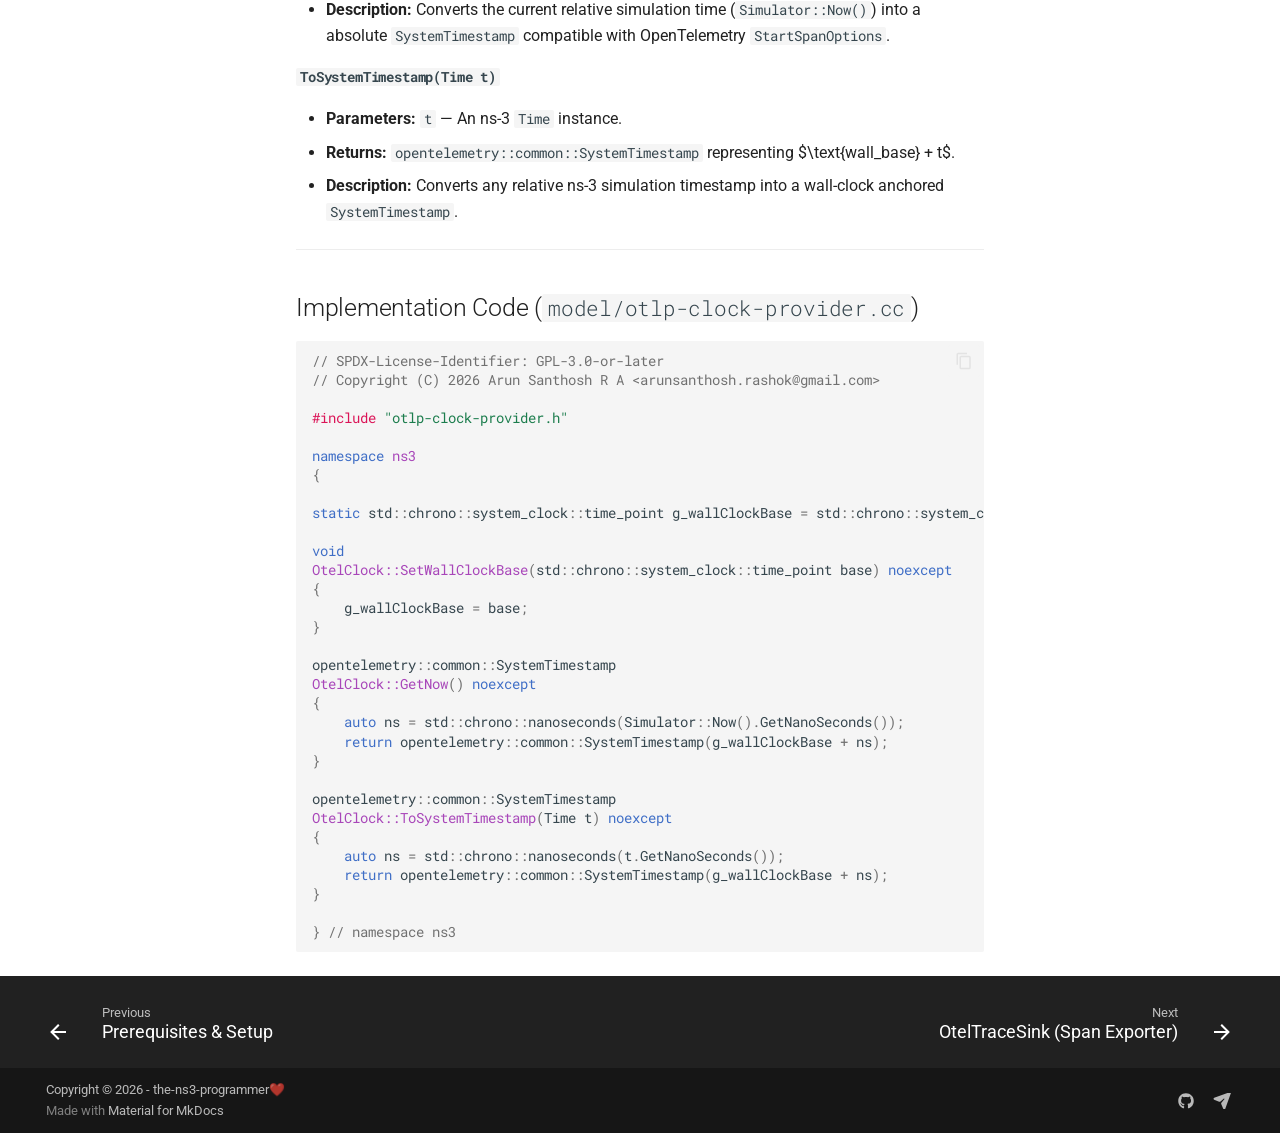
<file: 03_otel_clock/index.html>
<!doctype html>
<html lang="en" class="no-js">
  <head>
    
      <meta charset="utf-8">
      <meta name="viewport" content="width=device-width,initial-scale=1">
      
        <meta name="description" content="Native OpenTelemetry Exporter Module for Network Simulator 3">
      
      
      
      
        <link rel="prev" href="../02_prerequisites_and_setup/">
      
      
        <link rel="next" href="../04_otel_trace_sink/">
      
      
        
      
      
      <link rel="icon" href="../asset/logo.png">
      <meta name="generator" content="mkdocs-1.6.1, mkdocs-material-9.7.7">
    
    
      
        <title>OtelClock (Virtual Time) - ns-3 otlp</title>
      
    
    
      <link rel="stylesheet" href="../assets/stylesheets/main.ec1eaa64.min.css">
      
        
        <link rel="stylesheet" href="../assets/stylesheets/palette.ab4e12ef.min.css">
      
      


    
    
      
    
    
      
        
        
        <link rel="preconnect" href="https://fonts.gstatic.com" crossorigin>
        <link rel="stylesheet" href="https://fonts.googleapis.com/css?family=Roboto:300,300i,400,400i,700,700i%7CRoboto+Mono:400,400i,700,700i&display=fallback">
        <style>:root{--md-text-font:"Roboto";--md-code-font:"Roboto Mono"}</style>
      
    
    
      <link rel="stylesheet" href="../extra.css">
    
    <script>__md_scope=new URL("..",location),__md_hash=e=>[...e].reduce(((e,_)=>(e<<5)-e+_.charCodeAt(0)),0),__md_get=(e,_=localStorage,t=__md_scope)=>JSON.parse(_.getItem(t.pathname+"."+e)),__md_set=(e,_,t=localStorage,a=__md_scope)=>{try{t.setItem(a.pathname+"."+e,JSON.stringify(_))}catch(e){}}</script>
    
      

    
    
  </head>
  
  
    
    
      
    
    
    
    
    <body dir="ltr" data-md-color-scheme="default" data-md-color-primary="orange" data-md-color-accent="indigo">
  
    
    <input class="md-toggle" data-md-toggle="drawer" type="checkbox" id="__drawer" autocomplete="off">
    <input class="md-toggle" data-md-toggle="search" type="checkbox" id="__search" autocomplete="off">
    <label class="md-overlay" for="__drawer"></label>
    <div data-md-component="skip">
      
        
        <a href="#03-component-1-otelclock-virtual-time-synchronization" class="md-skip">
          Skip to content
        </a>
      
    </div>
    <div data-md-component="announce">
      
    </div>
    
    
      

  

<header class="md-header md-header--shadow" data-md-component="header">
  <nav class="md-header__inner md-grid" aria-label="Header">
    <a href=".." title="ns-3 otlp" class="md-header__button md-logo" aria-label="ns-3 otlp" data-md-component="logo">
      
  <img src="../asset/logo.png" alt="logo">

    </a>
    <label class="md-header__button md-icon" for="__drawer">
      
      <svg xmlns="http://www.w3.org/2000/svg" viewBox="0 0 24 24"><path d="M3 6h18v2H3zm0 5h18v2H3zm0 5h18v2H3z"/></svg>
    </label>
    <div class="md-header__title" data-md-component="header-title">
      <div class="md-header__ellipsis">
        <div class="md-header__topic">
          <span class="md-ellipsis">
            ns-3 otlp
          </span>
        </div>
        <div class="md-header__topic" data-md-component="header-topic">
          <span class="md-ellipsis">
            
              OtelClock (Virtual Time)
            
          </span>
        </div>
      </div>
    </div>
    
      
        <form class="md-header__option" data-md-component="palette">
  
    
    
    
    <input class="md-option" data-md-color-media="" data-md-color-scheme="default" data-md-color-primary="orange" data-md-color-accent="indigo"  aria-label="Switch to dark mode"  type="radio" name="__palette" id="__palette_0">
    
      <label class="md-header__button md-icon" title="Switch to dark mode" for="__palette_1" hidden>
        <svg xmlns="http://www.w3.org/2000/svg" viewBox="0 0 24 24"><path d="M12 8a4 4 0 0 0-4 4 4 4 0 0 0 4 4 4 4 0 0 0 4-4 4 4 0 0 0-4-4m0 10a6 6 0 0 1-6-6 6 6 0 0 1 6-6 6 6 0 0 1 6 6 6 6 0 0 1-6 6m8-9.31V4h-4.69L12 .69 8.69 4H4v4.69L.69 12 4 15.31V20h4.69L12 23.31 15.31 20H20v-4.69L23.31 12z"/></svg>
      </label>
    
  
    
    
    
    <input class="md-option" data-md-color-media="" data-md-color-scheme="slate" data-md-color-primary="indigo" data-md-color-accent="orange"  aria-label="Switch to light mode"  type="radio" name="__palette" id="__palette_1">
    
      <label class="md-header__button md-icon" title="Switch to light mode" for="__palette_0" hidden>
        <svg xmlns="http://www.w3.org/2000/svg" viewBox="0 0 24 24"><path d="M12 18c-.89 0-1.74-.2-2.5-.55C11.56 16.5 13 14.42 13 12s-1.44-4.5-3.5-5.45C10.26 6.2 11.11 6 12 6a6 6 0 0 1 6 6 6 6 0 0 1-6 6m8-9.31V4h-4.69L12 .69 8.69 4H4v4.69L.69 12 4 15.31V20h4.69L12 23.31 15.31 20H20v-4.69L23.31 12z"/></svg>
      </label>
    
  
</form>
      
    
    
      <script>var palette=__md_get("__palette");if(palette&&palette.color){if("(prefers-color-scheme)"===palette.color.media){var media=matchMedia("(prefers-color-scheme: light)"),input=document.querySelector(media.matches?"[data-md-color-media='(prefers-color-scheme: light)']":"[data-md-color-media='(prefers-color-scheme: dark)']");palette.color.media=input.getAttribute("data-md-color-media"),palette.color.scheme=input.getAttribute("data-md-color-scheme"),palette.color.primary=input.getAttribute("data-md-color-primary"),palette.color.accent=input.getAttribute("data-md-color-accent")}for(var[key,value]of Object.entries(palette.color))document.body.setAttribute("data-md-color-"+key,value)}</script>
    
    
    
      
      
        <label class="md-header__button md-icon" for="__search">
          
          <svg xmlns="http://www.w3.org/2000/svg" viewBox="0 0 24 24"><path d="M9.5 3A6.5 6.5 0 0 1 16 9.5c0 1.61-.59 3.09-1.56 4.23l.27.27h.79l5 5-1.5 1.5-5-5v-.79l-.27-.27A6.52 6.52 0 0 1 9.5 16 6.5 6.5 0 0 1 3 9.5 6.5 6.5 0 0 1 9.5 3m0 2C7 5 5 7 5 9.5S7 14 9.5 14 14 12 14 9.5 12 5 9.5 5"/></svg>
        </label>
        <div class="md-search" data-md-component="search" role="dialog">
  <label class="md-search__overlay" for="__search"></label>
  <div class="md-search__inner" role="search">
    <form class="md-search__form" name="search">
      <input type="text" class="md-search__input" name="query" aria-label="Search" placeholder="Search" autocapitalize="off" autocorrect="off" autocomplete="off" spellcheck="false" data-md-component="search-query" required>
      <label class="md-search__icon md-icon" for="__search">
        
        <svg xmlns="http://www.w3.org/2000/svg" viewBox="0 0 24 24"><path d="M9.5 3A6.5 6.5 0 0 1 16 9.5c0 1.61-.59 3.09-1.56 4.23l.27.27h.79l5 5-1.5 1.5-5-5v-.79l-.27-.27A6.52 6.52 0 0 1 9.5 16 6.5 6.5 0 0 1 3 9.5 6.5 6.5 0 0 1 9.5 3m0 2C7 5 5 7 5 9.5S7 14 9.5 14 14 12 14 9.5 12 5 9.5 5"/></svg>
        
        <svg xmlns="http://www.w3.org/2000/svg" viewBox="0 0 24 24"><path d="M20 11v2H8l5.5 5.5-1.42 1.42L4.16 12l7.92-7.92L13.5 5.5 8 11z"/></svg>
      </label>
      <nav class="md-search__options" aria-label="Search">
        
        <button type="reset" class="md-search__icon md-icon" title="Clear" aria-label="Clear" tabindex="-1">
          
          <svg xmlns="http://www.w3.org/2000/svg" viewBox="0 0 24 24"><path d="M19 6.41 17.59 5 12 10.59 6.41 5 5 6.41 10.59 12 5 17.59 6.41 19 12 13.41 17.59 19 19 17.59 13.41 12z"/></svg>
        </button>
      </nav>
      
        <div class="md-search__suggest" data-md-component="search-suggest"></div>
      
    </form>
    <div class="md-search__output">
      <div class="md-search__scrollwrap" tabindex="0" data-md-scrollfix>
        <div class="md-search-result" data-md-component="search-result">
          <div class="md-search-result__meta">
            Initializing search
          </div>
          <ol class="md-search-result__list" role="presentation"></ol>
        </div>
      </div>
    </div>
  </div>
</div>
      
    
    
      <div class="md-header__source">
        <a href="https://github.com/the-ns3-programmer/ns3-otlp" title="Go to repository" class="md-source" data-md-component="source">
  <div class="md-source__icon md-icon">
    
    <svg xmlns="http://www.w3.org/2000/svg" viewBox="0 0 448 512"><!--! Font Awesome Free 7.1.0 by @fontawesome - https://fontawesome.com License - https://fontawesome.com/license/free (Icons: CC BY 4.0, Fonts: SIL OFL 1.1, Code: MIT License) Copyright 2025 Fonticons, Inc.--><path d="M439.6 236.1 244 40.5c-5.4-5.5-12.8-8.5-20.4-8.5s-15 3-20.4 8.4L162.5 81l51.5 51.5c27.1-9.1 52.7 16.8 43.4 43.7l49.7 49.7c34.2-11.8 61.2 31 35.5 56.7-26.5 26.5-70.2-2.9-56-37.3L240.3 199v121.9c25.3 12.5 22.3 41.8 9.1 55-6.4 6.4-15.2 10.1-24.3 10.1s-17.8-3.6-24.3-10.1c-17.6-17.6-11.1-46.9 11.2-56v-123c-20.8-8.5-24.6-30.7-18.6-45L142.6 101 8.5 235.1C3 240.6 0 247.9 0 255.5s3 15 8.5 20.4l195.6 195.7c5.4 5.4 12.7 8.4 20.4 8.4s15-3 20.4-8.4l194.7-194.7c5.4-5.4 8.4-12.8 8.4-20.4s-3-15-8.4-20.4"/></svg>
  </div>
  <div class="md-source__repository">
    ns3-otlp
  </div>
</a>
      </div>
    
  </nav>
  
</header>
    
    <div class="md-container" data-md-component="container">
      
      
        
          
        
      
      <main class="md-main" data-md-component="main">
        <div class="md-main__inner md-grid">
          
            
              
              <div class="md-sidebar md-sidebar--primary" data-md-component="sidebar" data-md-type="navigation" >
                <div class="md-sidebar__scrollwrap">
                  <div class="md-sidebar__inner">
                    



<nav class="md-nav md-nav--primary" aria-label="Navigation" data-md-level="0">
  <label class="md-nav__title" for="__drawer">
    <a href=".." title="ns-3 otlp" class="md-nav__button md-logo" aria-label="ns-3 otlp" data-md-component="logo">
      
  <img src="../asset/logo.png" alt="logo">

    </a>
    ns-3 otlp
  </label>
  
    <div class="md-nav__source">
      <a href="https://github.com/the-ns3-programmer/ns3-otlp" title="Go to repository" class="md-source" data-md-component="source">
  <div class="md-source__icon md-icon">
    
    <svg xmlns="http://www.w3.org/2000/svg" viewBox="0 0 448 512"><!--! Font Awesome Free 7.1.0 by @fontawesome - https://fontawesome.com License - https://fontawesome.com/license/free (Icons: CC BY 4.0, Fonts: SIL OFL 1.1, Code: MIT License) Copyright 2025 Fonticons, Inc.--><path d="M439.6 236.1 244 40.5c-5.4-5.5-12.8-8.5-20.4-8.5s-15 3-20.4 8.4L162.5 81l51.5 51.5c27.1-9.1 52.7 16.8 43.4 43.7l49.7 49.7c34.2-11.8 61.2 31 35.5 56.7-26.5 26.5-70.2-2.9-56-37.3L240.3 199v121.9c25.3 12.5 22.3 41.8 9.1 55-6.4 6.4-15.2 10.1-24.3 10.1s-17.8-3.6-24.3-10.1c-17.6-17.6-11.1-46.9 11.2-56v-123c-20.8-8.5-24.6-30.7-18.6-45L142.6 101 8.5 235.1C3 240.6 0 247.9 0 255.5s3 15 8.5 20.4l195.6 195.7c5.4 5.4 12.7 8.4 20.4 8.4s15-3 20.4-8.4l194.7-194.7c5.4-5.4 8.4-12.8 8.4-20.4s-3-15-8.4-20.4"/></svg>
  </div>
  <div class="md-source__repository">
    ns3-otlp
  </div>
</a>
    </div>
  
  <ul class="md-nav__list" data-md-scrollfix>
    
      
      
  
  
  
  
    <li class="md-nav__item">
      <a href=".." class="md-nav__link">
        
  
  
  <span class="md-ellipsis">
    
  
    Home
  

    
  </span>
  
  

      </a>
    </li>
  

    
      
      
  
  
  
  
    <li class="md-nav__item">
      <a href="../01_architecture_overview/" class="md-nav__link">
        
  
  
  <span class="md-ellipsis">
    
  
    Architecture Overview
  

    
  </span>
  
  

      </a>
    </li>
  

    
      
      
  
  
  
  
    <li class="md-nav__item">
      <a href="../02_prerequisites_and_setup/" class="md-nav__link">
        
  
  
  <span class="md-ellipsis">
    
  
    Prerequisites & Setup
  

    
  </span>
  
  

      </a>
    </li>
  

    
      
      
  
  
    
  
  
  
    
    
    
    
      
        
        
      
    
    
    <li class="md-nav__item md-nav__item--active md-nav__item--section md-nav__item--nested">
      
        
        
        <input class="md-nav__toggle md-toggle " type="checkbox" id="__nav_4" checked>
        
          
          <label class="md-nav__link" for="__nav_4" id="__nav_4_label" tabindex="">
            
  
  
  <span class="md-ellipsis">
    
  
    Components
  

    
  </span>
  
  

            <span class="md-nav__icon md-icon"></span>
          </label>
        
        <nav class="md-nav" data-md-level="1" aria-labelledby="__nav_4_label" aria-expanded="true">
          <label class="md-nav__title" for="__nav_4">
            <span class="md-nav__icon md-icon"></span>
            
  
    Components
  

          </label>
          <ul class="md-nav__list" data-md-scrollfix>
            
              
                
  
  
    
  
  
  
    <li class="md-nav__item md-nav__item--active">
      
      <input class="md-nav__toggle md-toggle" type="checkbox" id="__toc">
      
      
        
      
      
        <label class="md-nav__link md-nav__link--active" for="__toc">
          
  
  
  <span class="md-ellipsis">
    
  
    OtelClock (Virtual Time)
  

    
  </span>
  
  

          <span class="md-nav__icon md-icon"></span>
        </label>
      
      <a href="./" class="md-nav__link md-nav__link--active">
        
  
  
  <span class="md-ellipsis">
    
  
    OtelClock (Virtual Time)
  

    
  </span>
  
  

      </a>
      
        

<nav class="md-nav md-nav--secondary" aria-label="Table of contents">
  
  
  
    
  
  
    <label class="md-nav__title" for="__toc">
      <span class="md-nav__icon md-icon"></span>
      Table of contents
    </label>
    <ul class="md-nav__list" data-md-component="toc" data-md-scrollfix>
      
        <li class="md-nav__item">
  <a href="#overview-purpose" class="md-nav__link">
    <span class="md-ellipsis">
      
        Overview &amp; Purpose
      
    </span>
  </a>
  
</li>
      
        <li class="md-nav__item">
  <a href="#detailed-api-specification" class="md-nav__link">
    <span class="md-ellipsis">
      
        Detailed API Specification
      
    </span>
  </a>
  
    <nav class="md-nav" aria-label="Detailed API Specification">
      <ul class="md-nav__list">
        
          <li class="md-nav__item">
  <a href="#method-summary" class="md-nav__link">
    <span class="md-ellipsis">
      
        Method Summary
      
    </span>
  </a>
  
</li>
        
          <li class="md-nav__item">
  <a href="#detailed-method-descriptions" class="md-nav__link">
    <span class="md-ellipsis">
      
        Detailed Method Descriptions
      
    </span>
  </a>
  
    <nav class="md-nav" aria-label="Detailed Method Descriptions">
      <ul class="md-nav__list">
        
          <li class="md-nav__item">
  <a href="#setwallclockbasestdchronosystem_clocktime_point-base" class="md-nav__link">
    <span class="md-ellipsis">
      
        SetWallClockBase(std::chrono::system_clock::time_point base)
      
    </span>
  </a>
  
</li>
        
          <li class="md-nav__item">
  <a href="#getnow" class="md-nav__link">
    <span class="md-ellipsis">
      
        GetNow()
      
    </span>
  </a>
  
</li>
        
          <li class="md-nav__item">
  <a href="#tosystemtimestamptime-t" class="md-nav__link">
    <span class="md-ellipsis">
      
        ToSystemTimestamp(Time t)
      
    </span>
  </a>
  
</li>
        
      </ul>
    </nav>
  
</li>
        
      </ul>
    </nav>
  
</li>
      
        <li class="md-nav__item">
  <a href="#implementation-code-modelotlp-clock-providercc" class="md-nav__link">
    <span class="md-ellipsis">
      
        Implementation Code (model/otlp-clock-provider.cc)
      
    </span>
  </a>
  
</li>
      
    </ul>
  
</nav>
      
    </li>
  

              
            
              
                
  
  
  
  
    <li class="md-nav__item">
      <a href="../04_otel_trace_sink/" class="md-nav__link">
        
  
  
  <span class="md-ellipsis">
    
  
    OtelTraceSink (Span Exporter)
  

    
  </span>
  
  

      </a>
    </li>
  

              
            
              
                
  
  
  
  
    <li class="md-nav__item">
      <a href="../05_otel_metric_sink/" class="md-nav__link">
        
  
  
  <span class="md-ellipsis">
    
  
    OtelMetricSink (Metrics)
  

    
  </span>
  
  

      </a>
    </li>
  

              
            
              
                
  
  
  
  
    <li class="md-nav__item">
      <a href="../06_otel_helper/" class="md-nav__link">
        
  
  
  <span class="md-ellipsis">
    
  
    OtelHelper (Pipeline)
  

    
  </span>
  
  

      </a>
    </li>
  

              
            
          </ul>
        </nav>
      
    </li>
  

    
      
      
  
  
  
  
    <li class="md-nav__item">
      <a href="../07_tutorials_and_examples/" class="md-nav__link">
        
  
  
  <span class="md-ellipsis">
    
  
    Tutorials & Examples
  

    
  </span>
  
  

      </a>
    </li>
  

    
      
      
  
  
  
  
    <li class="md-nav__item">
      <a href="../08_observability_dashboards/" class="md-nav__link">
        
  
  
  <span class="md-ellipsis">
    
  
    Observability Dashboards
  

    
  </span>
  
  

      </a>
    </li>
  

    
      
      
  
  
  
  
    <li class="md-nav__item">
      <a href="../09_unit_testing/" class="md-nav__link">
        
  
  
  <span class="md-ellipsis">
    
  
    Automated Unit Testing
  

    
  </span>
  
  

      </a>
    </li>
  

    
      
      
  
  
  
  
    <li class="md-nav__item">
      <a href="../10_troubleshooting_faq/" class="md-nav__link">
        
  
  
  <span class="md-ellipsis">
    
  
    Troubleshooting & FAQ
  

    
  </span>
  
  

      </a>
    </li>
  

    
  </ul>
</nav>
                  </div>
                </div>
              </div>
            
            
              
              <div class="md-sidebar md-sidebar--secondary" data-md-component="sidebar" data-md-type="toc" >
                <div class="md-sidebar__scrollwrap">
                  <div class="md-sidebar__inner">
                    

<nav class="md-nav md-nav--secondary" aria-label="Table of contents">
  
  
  
    
  
  
    <label class="md-nav__title" for="__toc">
      <span class="md-nav__icon md-icon"></span>
      Table of contents
    </label>
    <ul class="md-nav__list" data-md-component="toc" data-md-scrollfix>
      
        <li class="md-nav__item">
  <a href="#overview-purpose" class="md-nav__link">
    <span class="md-ellipsis">
      
        Overview &amp; Purpose
      
    </span>
  </a>
  
</li>
      
        <li class="md-nav__item">
  <a href="#detailed-api-specification" class="md-nav__link">
    <span class="md-ellipsis">
      
        Detailed API Specification
      
    </span>
  </a>
  
    <nav class="md-nav" aria-label="Detailed API Specification">
      <ul class="md-nav__list">
        
          <li class="md-nav__item">
  <a href="#method-summary" class="md-nav__link">
    <span class="md-ellipsis">
      
        Method Summary
      
    </span>
  </a>
  
</li>
        
          <li class="md-nav__item">
  <a href="#detailed-method-descriptions" class="md-nav__link">
    <span class="md-ellipsis">
      
        Detailed Method Descriptions
      
    </span>
  </a>
  
    <nav class="md-nav" aria-label="Detailed Method Descriptions">
      <ul class="md-nav__list">
        
          <li class="md-nav__item">
  <a href="#setwallclockbasestdchronosystem_clocktime_point-base" class="md-nav__link">
    <span class="md-ellipsis">
      
        SetWallClockBase(std::chrono::system_clock::time_point base)
      
    </span>
  </a>
  
</li>
        
          <li class="md-nav__item">
  <a href="#getnow" class="md-nav__link">
    <span class="md-ellipsis">
      
        GetNow()
      
    </span>
  </a>
  
</li>
        
          <li class="md-nav__item">
  <a href="#tosystemtimestamptime-t" class="md-nav__link">
    <span class="md-ellipsis">
      
        ToSystemTimestamp(Time t)
      
    </span>
  </a>
  
</li>
        
      </ul>
    </nav>
  
</li>
        
      </ul>
    </nav>
  
</li>
      
        <li class="md-nav__item">
  <a href="#implementation-code-modelotlp-clock-providercc" class="md-nav__link">
    <span class="md-ellipsis">
      
        Implementation Code (model/otlp-clock-provider.cc)
      
    </span>
  </a>
  
</li>
      
    </ul>
  
</nav>
                  </div>
                </div>
              </div>
            
          
          
            <div class="md-content" data-md-component="content">
              
              <article class="md-content__inner md-typeset">
                
                  


  
  


<h1 id="03-component-1-otelclock-virtual-time-synchronization">03. Component 1: OtelClock (Virtual Time Synchronization)<a class="headerlink" href="#03-component-1-otelclock-virtual-time-synchronization" title="Permanent link">&para;</a></h1>
<h2 id="overview-purpose">Overview &amp; Purpose<a class="headerlink" href="#overview-purpose" title="Permanent link">&para;</a></h2>
<p>Standard OpenTelemetry SDKs derive timestamps from host wall-clock time (<code>std::chrono::system_clock::now()</code>). In discrete-event simulation, relative simulation time starts at 0 ns (<code>Simulator::Now() = 0</code>). If nanoseconds are converted directly into system timestamps, spans are dated January 1, 1970, which Jaeger UI and modern observability collectors reject or hide outside the active lookback window.</p>
<p><code>OtelClock</code> provides virtual simulation clock conversion routines mapping <code>ns3::Simulator::Now()</code> onto a wall-clock baseline captured at <code>Install()</code> time (<code>wall_base + Simulator::Now()</code>).</p>
<hr />
<h2 id="detailed-api-specification">Detailed API Specification<a class="headerlink" href="#detailed-api-specification" title="Permanent link">&para;</a></h2>
<p>Header: <code>ns3/otlp-clock-provider.h</code><br />
Namespace: <code>ns3</code></p>
<h3 id="method-summary">Method Summary<a class="headerlink" href="#method-summary" title="Permanent link">&para;</a></h3>
<div class="highlight"><pre><span></span><code><span class="k">namespace</span><span class="w"> </span><span class="nn">ns3</span><span class="w"> </span><span class="p">{</span>

<span class="k">class</span><span class="w"> </span><span class="nc">OtelClock</span>
<span class="p">{</span>
<span class="k">public</span><span class="o">:</span>
<span class="w">    </span><span class="cm">/**</span>
<span class="cm">     * \brief Set the wall-clock baseline time point.</span>
<span class="cm">     * \param base System time point captured when OtelHelper::Install() is called.</span>
<span class="cm">     */</span>
<span class="w">    </span><span class="k">static</span><span class="w"> </span><span class="kt">void</span><span class="w"> </span><span class="n">SetWallClockBase</span><span class="p">(</span><span class="n">std</span><span class="o">::</span><span class="n">chrono</span><span class="o">::</span><span class="n">system_clock</span><span class="o">::</span><span class="n">time_point</span><span class="w"> </span><span class="n">base</span><span class="p">)</span><span class="w"> </span><span class="k">noexcept</span><span class="p">;</span>

<span class="w">    </span><span class="cm">/**</span>
<span class="cm">     * \return Current simulation time anchored to wall-clock baseline.</span>
<span class="cm">     */</span>
<span class="w">    </span><span class="k">static</span><span class="w"> </span><span class="n">opentelemetry</span><span class="o">::</span><span class="n">common</span><span class="o">::</span><span class="n">SystemTimestamp</span><span class="w"> </span><span class="nf">GetNow</span><span class="p">()</span><span class="w"> </span><span class="k">noexcept</span><span class="p">;</span>

<span class="w">    </span><span class="cm">/**</span>
<span class="cm">     * \param t ns-3 Time object.</span>
<span class="cm">     * \return Given ns-3 Time anchored to wall-clock baseline.</span>
<span class="cm">     */</span>
<span class="w">    </span><span class="k">static</span><span class="w"> </span><span class="n">opentelemetry</span><span class="o">::</span><span class="n">common</span><span class="o">::</span><span class="n">SystemTimestamp</span><span class="w"> </span><span class="nf">ToSystemTimestamp</span><span class="p">(</span><span class="n">Time</span><span class="w"> </span><span class="n">t</span><span class="p">)</span><span class="w"> </span><span class="k">noexcept</span><span class="p">;</span>
<span class="p">};</span>

<span class="p">}</span><span class="w"> </span><span class="c1">// namespace ns3</span>
</code></pre></div>
<h3 id="detailed-method-descriptions">Detailed Method Descriptions<a class="headerlink" href="#detailed-method-descriptions" title="Permanent link">&para;</a></h3>
<h4 id="setwallclockbasestdchronosystem_clocktime_point-base"><code>SetWallClockBase(std::chrono::system_clock::time_point base)</code><a class="headerlink" href="#setwallclockbasestdchronosystem_clocktime_point-base" title="Permanent link">&para;</a></h4>
<ul>
<li><strong>Parameters:</strong> <code>base</code> — The <code>std::chrono::system_clock::time_point</code> captured at simulation initialization.</li>
<li><strong>Description:</strong> Sets the baseline real-world timestamp. Called automatically by <code>OtelHelper::Install()</code>.</li>
<li><strong>Thread Safety:</strong> Thread-safe for read operations after initialization.</li>
</ul>
<h4 id="getnow"><code>GetNow()</code><a class="headerlink" href="#getnow" title="Permanent link">&para;</a></h4>
<ul>
<li><strong>Returns:</strong> <code>opentelemetry::common::SystemTimestamp</code> representing $\text{wall_base} + \text{Simulator::Now()}$.</li>
<li><strong>Description:</strong> Converts the current relative simulation time (<code>Simulator::Now()</code>) into a absolute <code>SystemTimestamp</code> compatible with OpenTelemetry <code>StartSpanOptions</code>.</li>
</ul>
<h4 id="tosystemtimestamptime-t"><code>ToSystemTimestamp(Time t)</code><a class="headerlink" href="#tosystemtimestamptime-t" title="Permanent link">&para;</a></h4>
<ul>
<li><strong>Parameters:</strong> <code>t</code> — An ns-3 <code>Time</code> instance.</li>
<li><strong>Returns:</strong> <code>opentelemetry::common::SystemTimestamp</code> representing $\text{wall_base} + t$.</li>
<li><strong>Description:</strong> Converts any relative ns-3 simulation timestamp into a wall-clock anchored <code>SystemTimestamp</code>.</li>
</ul>
<hr />
<h2 id="implementation-code-modelotlp-clock-providercc">Implementation Code (<code>model/otlp-clock-provider.cc</code>)<a class="headerlink" href="#implementation-code-modelotlp-clock-providercc" title="Permanent link">&para;</a></h2>
<div class="highlight"><pre><span></span><code><span class="c1">// SPDX-License-Identifier: GPL-3.0-or-later</span>
<span class="c1">// Copyright (C) 2026 Arun Santhosh R A &lt;arunsanthosh.rashok@gmail.com&gt;</span>

<span class="cp">#include</span><span class="w"> </span><span class="cpf">&quot;otlp-clock-provider.h&quot;</span>

<span class="k">namespace</span><span class="w"> </span><span class="nn">ns3</span>
<span class="p">{</span>

<span class="k">static</span><span class="w"> </span><span class="n">std</span><span class="o">::</span><span class="n">chrono</span><span class="o">::</span><span class="n">system_clock</span><span class="o">::</span><span class="n">time_point</span><span class="w"> </span><span class="n">g_wallClockBase</span><span class="w"> </span><span class="o">=</span><span class="w"> </span><span class="n">std</span><span class="o">::</span><span class="n">chrono</span><span class="o">::</span><span class="n">system_clock</span><span class="o">::</span><span class="n">now</span><span class="p">();</span>

<span class="kt">void</span>
<span class="nf">OtelClock::SetWallClockBase</span><span class="p">(</span><span class="n">std</span><span class="o">::</span><span class="n">chrono</span><span class="o">::</span><span class="n">system_clock</span><span class="o">::</span><span class="n">time_point</span><span class="w"> </span><span class="n">base</span><span class="p">)</span><span class="w"> </span><span class="k">noexcept</span>
<span class="p">{</span>
<span class="w">    </span><span class="n">g_wallClockBase</span><span class="w"> </span><span class="o">=</span><span class="w"> </span><span class="n">base</span><span class="p">;</span>
<span class="p">}</span>

<span class="n">opentelemetry</span><span class="o">::</span><span class="n">common</span><span class="o">::</span><span class="n">SystemTimestamp</span>
<span class="nf">OtelClock::GetNow</span><span class="p">()</span><span class="w"> </span><span class="k">noexcept</span>
<span class="p">{</span>
<span class="w">    </span><span class="k">auto</span><span class="w"> </span><span class="n">ns</span><span class="w"> </span><span class="o">=</span><span class="w"> </span><span class="n">std</span><span class="o">::</span><span class="n">chrono</span><span class="o">::</span><span class="n">nanoseconds</span><span class="p">(</span><span class="n">Simulator</span><span class="o">::</span><span class="n">Now</span><span class="p">().</span><span class="n">GetNanoSeconds</span><span class="p">());</span>
<span class="w">    </span><span class="k">return</span><span class="w"> </span><span class="n">opentelemetry</span><span class="o">::</span><span class="n">common</span><span class="o">::</span><span class="n">SystemTimestamp</span><span class="p">(</span><span class="n">g_wallClockBase</span><span class="w"> </span><span class="o">+</span><span class="w"> </span><span class="n">ns</span><span class="p">);</span>
<span class="p">}</span>

<span class="n">opentelemetry</span><span class="o">::</span><span class="n">common</span><span class="o">::</span><span class="n">SystemTimestamp</span>
<span class="nf">OtelClock::ToSystemTimestamp</span><span class="p">(</span><span class="n">Time</span><span class="w"> </span><span class="n">t</span><span class="p">)</span><span class="w"> </span><span class="k">noexcept</span>
<span class="p">{</span>
<span class="w">    </span><span class="k">auto</span><span class="w"> </span><span class="n">ns</span><span class="w"> </span><span class="o">=</span><span class="w"> </span><span class="n">std</span><span class="o">::</span><span class="n">chrono</span><span class="o">::</span><span class="n">nanoseconds</span><span class="p">(</span><span class="n">t</span><span class="p">.</span><span class="n">GetNanoSeconds</span><span class="p">());</span>
<span class="w">    </span><span class="k">return</span><span class="w"> </span><span class="n">opentelemetry</span><span class="o">::</span><span class="n">common</span><span class="o">::</span><span class="n">SystemTimestamp</span><span class="p">(</span><span class="n">g_wallClockBase</span><span class="w"> </span><span class="o">+</span><span class="w"> </span><span class="n">ns</span><span class="p">);</span>
<span class="p">}</span>

<span class="p">}</span><span class="w"> </span><span class="c1">// namespace ns3</span>
</code></pre></div>












                
              </article>
            </div>
          
          
<script>var target=document.getElementById(location.hash.slice(1));target&&target.name&&(target.checked=target.name.startsWith("__tabbed_"))</script>
        </div>
        
          <button type="button" class="md-top md-icon" data-md-component="top" hidden>
  
  <svg xmlns="http://www.w3.org/2000/svg" viewBox="0 0 24 24"><path d="M13 20h-2V8l-5.5 5.5-1.42-1.42L12 4.16l7.92 7.92-1.42 1.42L13 8z"/></svg>
  Back to top
</button>
        
      </main>
      
        <footer class="md-footer">
  
    
      
      <nav class="md-footer__inner md-grid" aria-label="Footer" >
        
          
          <a href="../02_prerequisites_and_setup/" class="md-footer__link md-footer__link--prev" aria-label="Previous: Prerequisites &amp; Setup">
            <div class="md-footer__button md-icon">
              
              <svg xmlns="http://www.w3.org/2000/svg" viewBox="0 0 24 24"><path d="M20 11v2H8l5.5 5.5-1.42 1.42L4.16 12l7.92-7.92L13.5 5.5 8 11z"/></svg>
            </div>
            <div class="md-footer__title">
              <span class="md-footer__direction">
                Previous
              </span>
              <div class="md-ellipsis">
                Prerequisites & Setup
              </div>
            </div>
          </a>
        
        
          
          <a href="../04_otel_trace_sink/" class="md-footer__link md-footer__link--next" aria-label="Next: OtelTraceSink (Span Exporter)">
            <div class="md-footer__title">
              <span class="md-footer__direction">
                Next
              </span>
              <div class="md-ellipsis">
                OtelTraceSink (Span Exporter)
              </div>
            </div>
            <div class="md-footer__button md-icon">
              
              <svg xmlns="http://www.w3.org/2000/svg" viewBox="0 0 24 24"><path d="M4 11v2h12l-5.5 5.5 1.42 1.42L19.84 12l-7.92-7.92L10.5 5.5 16 11z"/></svg>
            </div>
          </a>
        
      </nav>
    
  
  <div class="md-footer-meta md-typeset">
    <div class="md-footer-meta__inner md-grid">
      <div class="md-copyright">
  
    <div class="md-copyright__highlight">
      Copyright &copy; 2026 - the-ns3-programmer❤️
    </div>
  
  
    Made with
    <a href="https://squidfunk.github.io/mkdocs-material/" target="_blank" rel="noopener">
      Material for MkDocs
    </a>
  
</div>
      
        
<div class="md-social">
  
    
    
    
    
      
      
    
    <a href="https://github.com/the-ns3-programmer/ns3-otlp" target="_blank" rel="noopener" title="github.com" class="md-social__link">
      <svg xmlns="http://www.w3.org/2000/svg" viewBox="0 0 512 512"><!--! Font Awesome Free 7.1.0 by @fontawesome - https://fontawesome.com License - https://fontawesome.com/license/free (Icons: CC BY 4.0, Fonts: SIL OFL 1.1, Code: MIT License) Copyright 2025 Fonticons, Inc.--><path d="M173.9 397.4c0 2-2.3 3.6-5.2 3.6-3.3.3-5.6-1.3-5.6-3.6 0-2 2.3-3.6 5.2-3.6 3-.3 5.6 1.3 5.6 3.6m-31.1-4.5c-.7 2 1.3 4.3 4.3 4.9 2.6 1 5.6 0 6.2-2s-1.3-4.3-4.3-5.2c-2.6-.7-5.5.3-6.2 2.3m44.2-1.7c-2.9.7-4.9 2.6-4.6 4.9.3 2 2.9 3.3 5.9 2.6 2.9-.7 4.9-2.6 4.6-4.6-.3-1.9-3-3.2-5.9-2.9M252.8 8C114.1 8 8 113.3 8 252c0 110.9 69.8 205.8 169.5 239.2 12.8 2.3 17.3-5.6 17.3-12.1 0-6.2-.3-40.4-.3-61.4 0 0-70 15-84.7-29.8 0 0-11.4-29.1-27.8-36.6 0 0-22.9-15.7 1.6-15.4 0 0 24.9 2 38.6 25.8 21.9 38.6 58.6 27.5 72.9 20.9 2.3-16 8.8-27.1 16-33.7-55.9-6.2-112.3-14.3-112.3-110.5 0-27.5 7.6-41.3 23.6-58.9-2.6-6.5-11.1-33.3 2.6-67.9 20.9-6.5 69 27 69 27 20-5.6 41.5-8.5 62.8-8.5s42.8 2.9 62.8 8.5c0 0 48.1-33.6 69-27 13.7 34.7 5.2 61.4 2.6 67.9 16 17.7 25.8 31.5 25.8 58.9 0 96.5-58.9 104.2-114.8 110.5 9.2 7.9 17 22.9 17 46.4 0 33.7-.3 75.4-.3 83.6 0 6.5 4.6 14.4 17.3 12.1C436.2 457.8 504 362.9 504 252 504 113.3 391.5 8 252.8 8M105.2 352.9c-1.3 1-1 3.3.7 5.2 1.6 1.6 3.9 2.3 5.2 1 1.3-1 1-3.3-.7-5.2-1.6-1.6-3.9-2.3-5.2-1m-10.8-8.1c-.7 1.3.3 2.9 2.3 3.9 1.6 1 3.6.7 4.3-.7.7-1.3-.3-2.9-2.3-3.9-2-.6-3.6-.3-4.3.7m32.4 35.6c-1.6 1.3-1 4.3 1.3 6.2 2.3 2.3 5.2 2.6 6.5 1 1.3-1.3.7-4.3-1.3-6.2-2.2-2.3-5.2-2.6-6.5-1m-11.4-14.7c-1.6 1-1.6 3.6 0 5.9s4.3 3.3 5.6 2.3c1.6-1.3 1.6-3.9 0-6.2-1.4-2.3-4-3.3-5.6-2"/></svg>
    </a>
  
    
    
    
    
    <a href="mailto:arunsanthosh.rashok@gmail.com" target="_blank" rel="noopener" title="" class="md-social__link">
      <svg xmlns="http://www.w3.org/2000/svg" viewBox="0 0 576 512"><!--! Font Awesome Free 7.1.0 by @fontawesome - https://fontawesome.com License - https://fontawesome.com/license/free (Icons: CC BY 4.0, Fonts: SIL OFL 1.1, Code: MIT License) Copyright 2025 Fonticons, Inc.--><path d="M536.4-26.3c9.8-3.5 20.6-1 28 6.3s9.8 18.2 6.3 28l-178 496.9c-5 13.9-18.1 23.1-32.8 23.1-14.2 0-27-8.6-32.3-21.7l-64.2-158c-4.5-11-2.5-23.6 5.2-32.6l94.5-112.4c5.1-6.1 4.7-15-.9-20.6s-14.6-6-20.6-.9l-112.4 94.3c-9.1 7.6-21.6 9.6-32.6 5.2L38.1 216.8c-13.1-5.3-21.7-18.1-21.7-32.3 0-14.7 9.2-27.8 23.1-32.8z"/></svg>
    </a>
  
</div>
      
    </div>
  </div>
</footer>
      
    </div>
    <div class="md-dialog" data-md-component="dialog">
      <div class="md-dialog__inner md-typeset"></div>
    </div>
    
    
    
      
      
      <script id="__config" type="application/json">{"annotate": null, "base": "..", "features": ["navigation.footer", "navigation.instant", "navigation.tracking", "navigation.top", "navigation.sections", "search.suggest", "search.highlight", "content.code.copy"], "search": "../assets/javascripts/workers/search.2c215733.min.js", "tags": null, "translations": {"clipboard.copied": "Copied to clipboard", "clipboard.copy": "Copy to clipboard", "search.result.more.one": "1 more on this page", "search.result.more.other": "# more on this page", "search.result.none": "No matching documents", "search.result.one": "1 matching document", "search.result.other": "# matching documents", "search.result.placeholder": "Type to start searching", "search.result.term.missing": "Missing", "select.version": "Select version"}, "version": null}</script>
    
    
      <script src="../assets/javascripts/bundle.d7400e89.min.js"></script>
      
    
  </body>
</html>
</file>
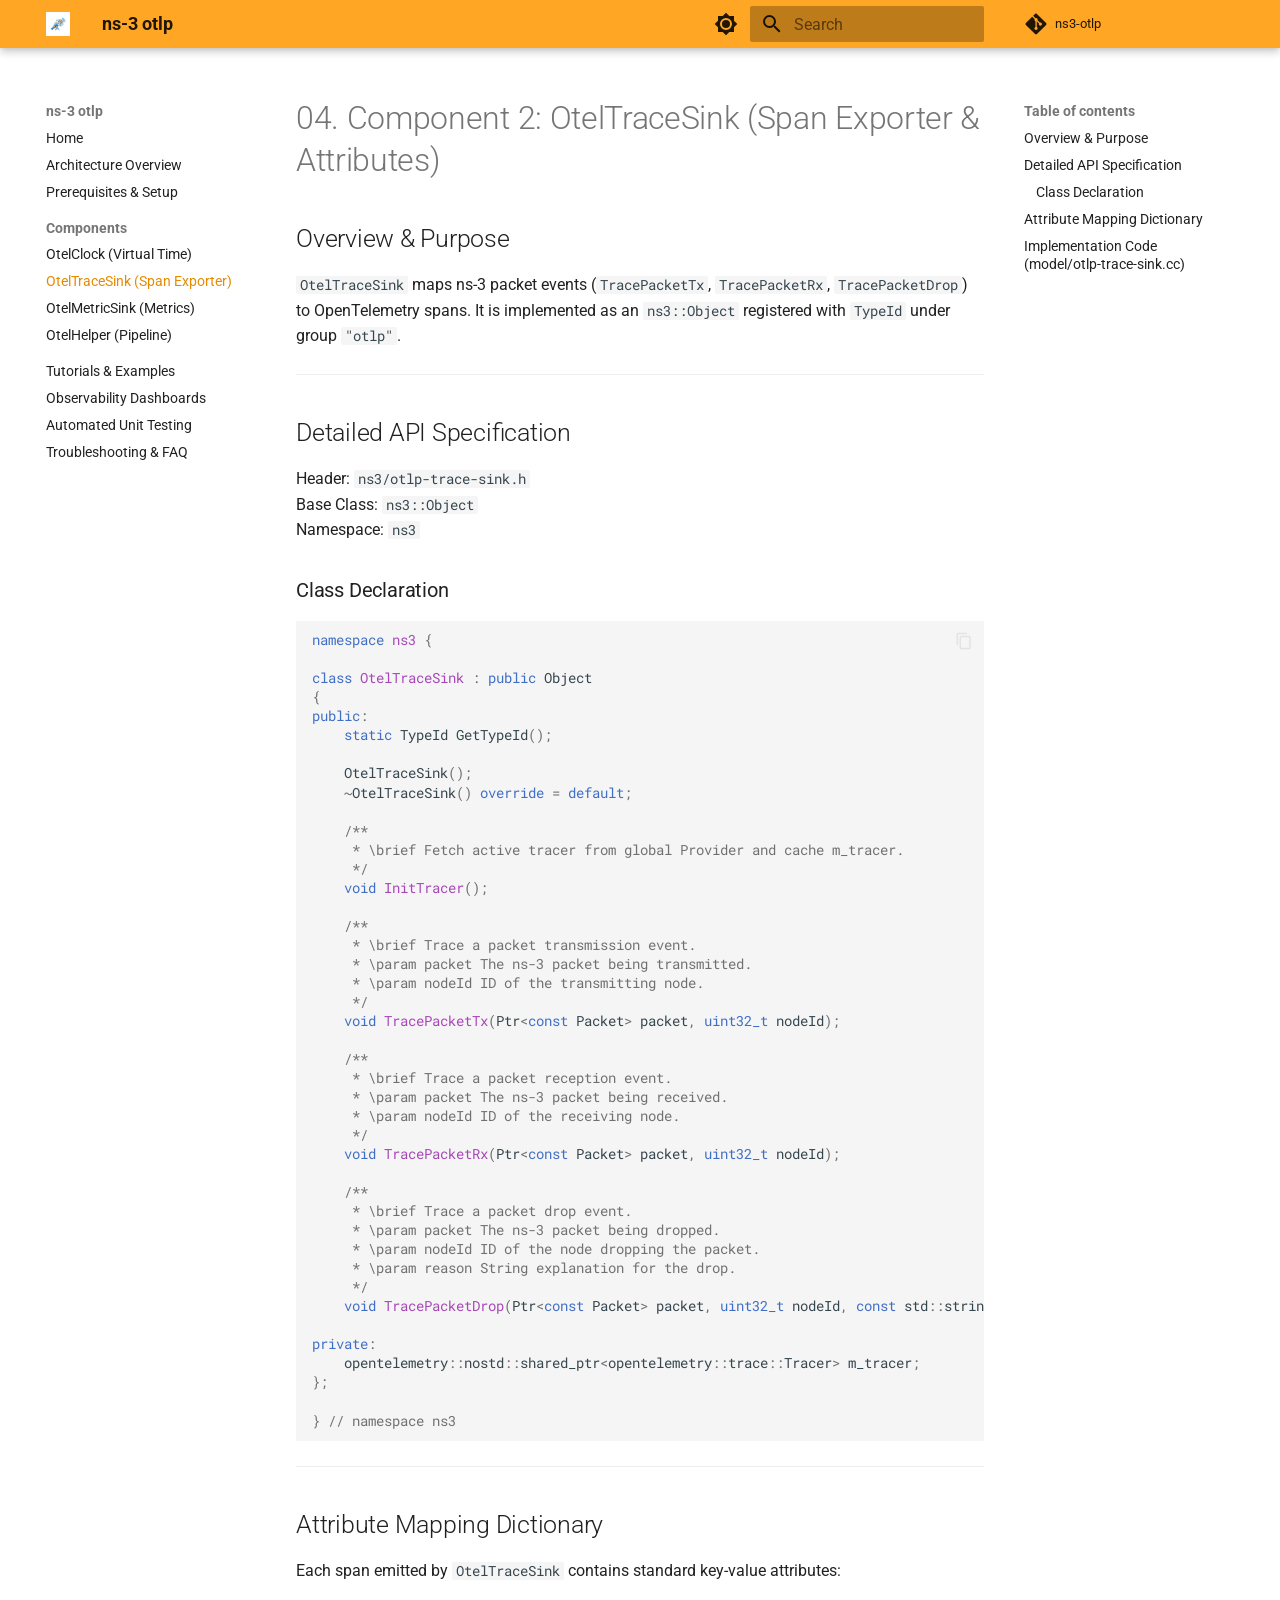
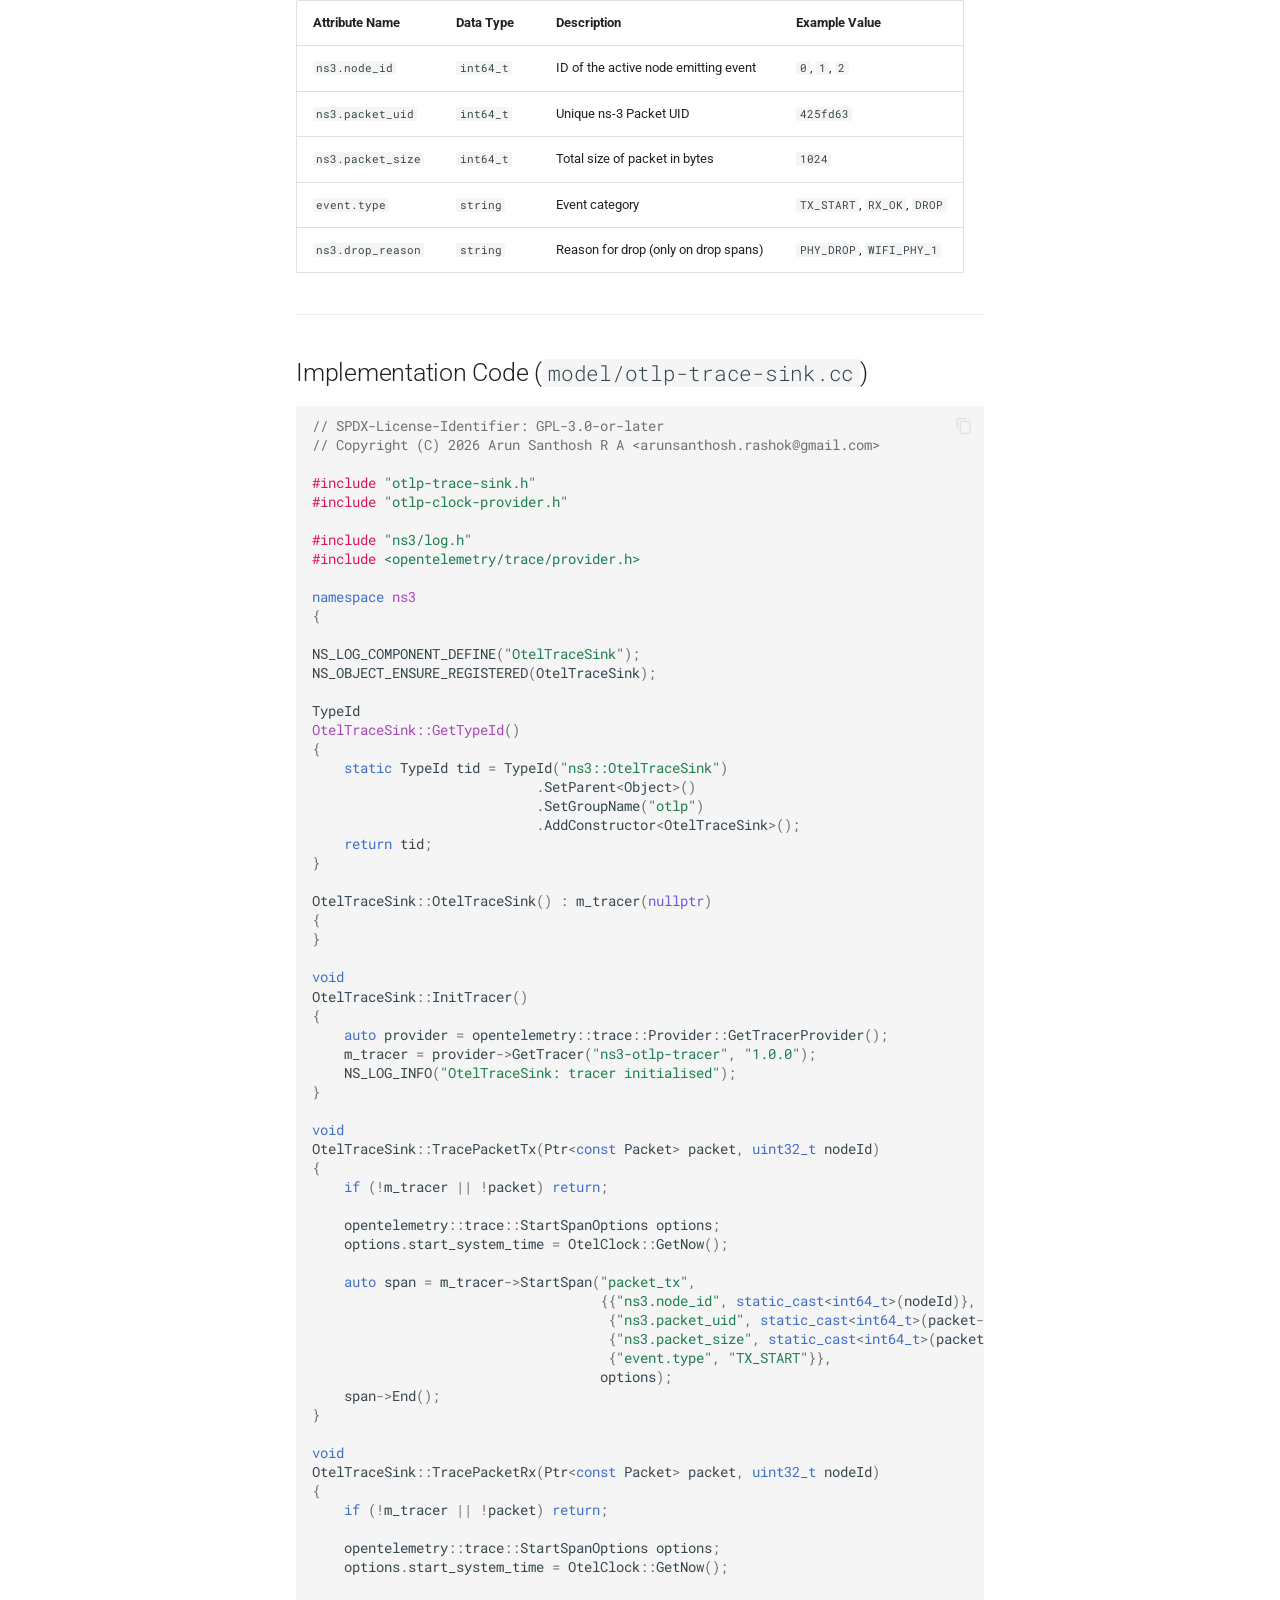
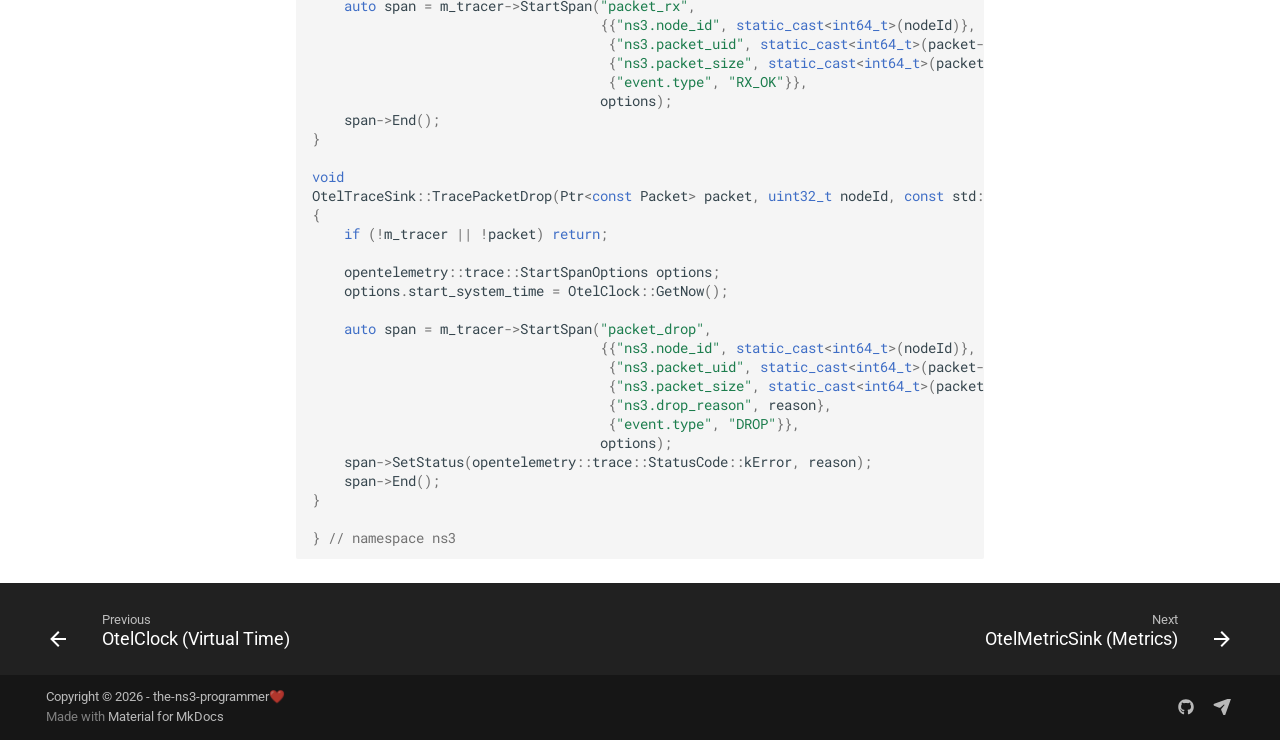
<file: 04_otel_trace_sink/index.html>
<!doctype html>
<html lang="en" class="no-js">
  <head>
    
      <meta charset="utf-8">
      <meta name="viewport" content="width=device-width,initial-scale=1">
      
        <meta name="description" content="Native OpenTelemetry Exporter Module for Network Simulator 3">
      
      
      
      
        <link rel="prev" href="../03_otel_clock/">
      
      
        <link rel="next" href="../05_otel_metric_sink/">
      
      
        
      
      
      <link rel="icon" href="../asset/logo.png">
      <meta name="generator" content="mkdocs-1.6.1, mkdocs-material-9.7.7">
    
    
      
        <title>OtelTraceSink (Span Exporter) - ns-3 otlp</title>
      
    
    
      <link rel="stylesheet" href="../assets/stylesheets/main.ec1eaa64.min.css">
      
        
        <link rel="stylesheet" href="../assets/stylesheets/palette.ab4e12ef.min.css">
      
      


    
    
      
    
    
      
        
        
        <link rel="preconnect" href="https://fonts.gstatic.com" crossorigin>
        <link rel="stylesheet" href="https://fonts.googleapis.com/css?family=Roboto:300,300i,400,400i,700,700i%7CRoboto+Mono:400,400i,700,700i&display=fallback">
        <style>:root{--md-text-font:"Roboto";--md-code-font:"Roboto Mono"}</style>
      
    
    
      <link rel="stylesheet" href="../extra.css">
    
    <script>__md_scope=new URL("..",location),__md_hash=e=>[...e].reduce(((e,_)=>(e<<5)-e+_.charCodeAt(0)),0),__md_get=(e,_=localStorage,t=__md_scope)=>JSON.parse(_.getItem(t.pathname+"."+e)),__md_set=(e,_,t=localStorage,a=__md_scope)=>{try{t.setItem(a.pathname+"."+e,JSON.stringify(_))}catch(e){}}</script>
    
      

    
    
  </head>
  
  
    
    
      
    
    
    
    
    <body dir="ltr" data-md-color-scheme="default" data-md-color-primary="orange" data-md-color-accent="indigo">
  
    
    <input class="md-toggle" data-md-toggle="drawer" type="checkbox" id="__drawer" autocomplete="off">
    <input class="md-toggle" data-md-toggle="search" type="checkbox" id="__search" autocomplete="off">
    <label class="md-overlay" for="__drawer"></label>
    <div data-md-component="skip">
      
        
        <a href="#04-component-2-oteltracesink-span-exporter-attributes" class="md-skip">
          Skip to content
        </a>
      
    </div>
    <div data-md-component="announce">
      
    </div>
    
    
      

  

<header class="md-header md-header--shadow" data-md-component="header">
  <nav class="md-header__inner md-grid" aria-label="Header">
    <a href=".." title="ns-3 otlp" class="md-header__button md-logo" aria-label="ns-3 otlp" data-md-component="logo">
      
  <img src="../asset/logo.png" alt="logo">

    </a>
    <label class="md-header__button md-icon" for="__drawer">
      
      <svg xmlns="http://www.w3.org/2000/svg" viewBox="0 0 24 24"><path d="M3 6h18v2H3zm0 5h18v2H3zm0 5h18v2H3z"/></svg>
    </label>
    <div class="md-header__title" data-md-component="header-title">
      <div class="md-header__ellipsis">
        <div class="md-header__topic">
          <span class="md-ellipsis">
            ns-3 otlp
          </span>
        </div>
        <div class="md-header__topic" data-md-component="header-topic">
          <span class="md-ellipsis">
            
              OtelTraceSink (Span Exporter)
            
          </span>
        </div>
      </div>
    </div>
    
      
        <form class="md-header__option" data-md-component="palette">
  
    
    
    
    <input class="md-option" data-md-color-media="" data-md-color-scheme="default" data-md-color-primary="orange" data-md-color-accent="indigo"  aria-label="Switch to dark mode"  type="radio" name="__palette" id="__palette_0">
    
      <label class="md-header__button md-icon" title="Switch to dark mode" for="__palette_1" hidden>
        <svg xmlns="http://www.w3.org/2000/svg" viewBox="0 0 24 24"><path d="M12 8a4 4 0 0 0-4 4 4 4 0 0 0 4 4 4 4 0 0 0 4-4 4 4 0 0 0-4-4m0 10a6 6 0 0 1-6-6 6 6 0 0 1 6-6 6 6 0 0 1 6 6 6 6 0 0 1-6 6m8-9.31V4h-4.69L12 .69 8.69 4H4v4.69L.69 12 4 15.31V20h4.69L12 23.31 15.31 20H20v-4.69L23.31 12z"/></svg>
      </label>
    
  
    
    
    
    <input class="md-option" data-md-color-media="" data-md-color-scheme="slate" data-md-color-primary="indigo" data-md-color-accent="orange"  aria-label="Switch to light mode"  type="radio" name="__palette" id="__palette_1">
    
      <label class="md-header__button md-icon" title="Switch to light mode" for="__palette_0" hidden>
        <svg xmlns="http://www.w3.org/2000/svg" viewBox="0 0 24 24"><path d="M12 18c-.89 0-1.74-.2-2.5-.55C11.56 16.5 13 14.42 13 12s-1.44-4.5-3.5-5.45C10.26 6.2 11.11 6 12 6a6 6 0 0 1 6 6 6 6 0 0 1-6 6m8-9.31V4h-4.69L12 .69 8.69 4H4v4.69L.69 12 4 15.31V20h4.69L12 23.31 15.31 20H20v-4.69L23.31 12z"/></svg>
      </label>
    
  
</form>
      
    
    
      <script>var palette=__md_get("__palette");if(palette&&palette.color){if("(prefers-color-scheme)"===palette.color.media){var media=matchMedia("(prefers-color-scheme: light)"),input=document.querySelector(media.matches?"[data-md-color-media='(prefers-color-scheme: light)']":"[data-md-color-media='(prefers-color-scheme: dark)']");palette.color.media=input.getAttribute("data-md-color-media"),palette.color.scheme=input.getAttribute("data-md-color-scheme"),palette.color.primary=input.getAttribute("data-md-color-primary"),palette.color.accent=input.getAttribute("data-md-color-accent")}for(var[key,value]of Object.entries(palette.color))document.body.setAttribute("data-md-color-"+key,value)}</script>
    
    
    
      
      
        <label class="md-header__button md-icon" for="__search">
          
          <svg xmlns="http://www.w3.org/2000/svg" viewBox="0 0 24 24"><path d="M9.5 3A6.5 6.5 0 0 1 16 9.5c0 1.61-.59 3.09-1.56 4.23l.27.27h.79l5 5-1.5 1.5-5-5v-.79l-.27-.27A6.52 6.52 0 0 1 9.5 16 6.5 6.5 0 0 1 3 9.5 6.5 6.5 0 0 1 9.5 3m0 2C7 5 5 7 5 9.5S7 14 9.5 14 14 12 14 9.5 12 5 9.5 5"/></svg>
        </label>
        <div class="md-search" data-md-component="search" role="dialog">
  <label class="md-search__overlay" for="__search"></label>
  <div class="md-search__inner" role="search">
    <form class="md-search__form" name="search">
      <input type="text" class="md-search__input" name="query" aria-label="Search" placeholder="Search" autocapitalize="off" autocorrect="off" autocomplete="off" spellcheck="false" data-md-component="search-query" required>
      <label class="md-search__icon md-icon" for="__search">
        
        <svg xmlns="http://www.w3.org/2000/svg" viewBox="0 0 24 24"><path d="M9.5 3A6.5 6.5 0 0 1 16 9.5c0 1.61-.59 3.09-1.56 4.23l.27.27h.79l5 5-1.5 1.5-5-5v-.79l-.27-.27A6.52 6.52 0 0 1 9.5 16 6.5 6.5 0 0 1 3 9.5 6.5 6.5 0 0 1 9.5 3m0 2C7 5 5 7 5 9.5S7 14 9.5 14 14 12 14 9.5 12 5 9.5 5"/></svg>
        
        <svg xmlns="http://www.w3.org/2000/svg" viewBox="0 0 24 24"><path d="M20 11v2H8l5.5 5.5-1.42 1.42L4.16 12l7.92-7.92L13.5 5.5 8 11z"/></svg>
      </label>
      <nav class="md-search__options" aria-label="Search">
        
        <button type="reset" class="md-search__icon md-icon" title="Clear" aria-label="Clear" tabindex="-1">
          
          <svg xmlns="http://www.w3.org/2000/svg" viewBox="0 0 24 24"><path d="M19 6.41 17.59 5 12 10.59 6.41 5 5 6.41 10.59 12 5 17.59 6.41 19 12 13.41 17.59 19 19 17.59 13.41 12z"/></svg>
        </button>
      </nav>
      
        <div class="md-search__suggest" data-md-component="search-suggest"></div>
      
    </form>
    <div class="md-search__output">
      <div class="md-search__scrollwrap" tabindex="0" data-md-scrollfix>
        <div class="md-search-result" data-md-component="search-result">
          <div class="md-search-result__meta">
            Initializing search
          </div>
          <ol class="md-search-result__list" role="presentation"></ol>
        </div>
      </div>
    </div>
  </div>
</div>
      
    
    
      <div class="md-header__source">
        <a href="https://github.com/the-ns3-programmer/ns3-otlp" title="Go to repository" class="md-source" data-md-component="source">
  <div class="md-source__icon md-icon">
    
    <svg xmlns="http://www.w3.org/2000/svg" viewBox="0 0 448 512"><!--! Font Awesome Free 7.1.0 by @fontawesome - https://fontawesome.com License - https://fontawesome.com/license/free (Icons: CC BY 4.0, Fonts: SIL OFL 1.1, Code: MIT License) Copyright 2025 Fonticons, Inc.--><path d="M439.6 236.1 244 40.5c-5.4-5.5-12.8-8.5-20.4-8.5s-15 3-20.4 8.4L162.5 81l51.5 51.5c27.1-9.1 52.7 16.8 43.4 43.7l49.7 49.7c34.2-11.8 61.2 31 35.5 56.7-26.5 26.5-70.2-2.9-56-37.3L240.3 199v121.9c25.3 12.5 22.3 41.8 9.1 55-6.4 6.4-15.2 10.1-24.3 10.1s-17.8-3.6-24.3-10.1c-17.6-17.6-11.1-46.9 11.2-56v-123c-20.8-8.5-24.6-30.7-18.6-45L142.6 101 8.5 235.1C3 240.6 0 247.9 0 255.5s3 15 8.5 20.4l195.6 195.7c5.4 5.4 12.7 8.4 20.4 8.4s15-3 20.4-8.4l194.7-194.7c5.4-5.4 8.4-12.8 8.4-20.4s-3-15-8.4-20.4"/></svg>
  </div>
  <div class="md-source__repository">
    ns3-otlp
  </div>
</a>
      </div>
    
  </nav>
  
</header>
    
    <div class="md-container" data-md-component="container">
      
      
        
          
        
      
      <main class="md-main" data-md-component="main">
        <div class="md-main__inner md-grid">
          
            
              
              <div class="md-sidebar md-sidebar--primary" data-md-component="sidebar" data-md-type="navigation" >
                <div class="md-sidebar__scrollwrap">
                  <div class="md-sidebar__inner">
                    



<nav class="md-nav md-nav--primary" aria-label="Navigation" data-md-level="0">
  <label class="md-nav__title" for="__drawer">
    <a href=".." title="ns-3 otlp" class="md-nav__button md-logo" aria-label="ns-3 otlp" data-md-component="logo">
      
  <img src="../asset/logo.png" alt="logo">

    </a>
    ns-3 otlp
  </label>
  
    <div class="md-nav__source">
      <a href="https://github.com/the-ns3-programmer/ns3-otlp" title="Go to repository" class="md-source" data-md-component="source">
  <div class="md-source__icon md-icon">
    
    <svg xmlns="http://www.w3.org/2000/svg" viewBox="0 0 448 512"><!--! Font Awesome Free 7.1.0 by @fontawesome - https://fontawesome.com License - https://fontawesome.com/license/free (Icons: CC BY 4.0, Fonts: SIL OFL 1.1, Code: MIT License) Copyright 2025 Fonticons, Inc.--><path d="M439.6 236.1 244 40.5c-5.4-5.5-12.8-8.5-20.4-8.5s-15 3-20.4 8.4L162.5 81l51.5 51.5c27.1-9.1 52.7 16.8 43.4 43.7l49.7 49.7c34.2-11.8 61.2 31 35.5 56.7-26.5 26.5-70.2-2.9-56-37.3L240.3 199v121.9c25.3 12.5 22.3 41.8 9.1 55-6.4 6.4-15.2 10.1-24.3 10.1s-17.8-3.6-24.3-10.1c-17.6-17.6-11.1-46.9 11.2-56v-123c-20.8-8.5-24.6-30.7-18.6-45L142.6 101 8.5 235.1C3 240.6 0 247.9 0 255.5s3 15 8.5 20.4l195.6 195.7c5.4 5.4 12.7 8.4 20.4 8.4s15-3 20.4-8.4l194.7-194.7c5.4-5.4 8.4-12.8 8.4-20.4s-3-15-8.4-20.4"/></svg>
  </div>
  <div class="md-source__repository">
    ns3-otlp
  </div>
</a>
    </div>
  
  <ul class="md-nav__list" data-md-scrollfix>
    
      
      
  
  
  
  
    <li class="md-nav__item">
      <a href=".." class="md-nav__link">
        
  
  
  <span class="md-ellipsis">
    
  
    Home
  

    
  </span>
  
  

      </a>
    </li>
  

    
      
      
  
  
  
  
    <li class="md-nav__item">
      <a href="../01_architecture_overview/" class="md-nav__link">
        
  
  
  <span class="md-ellipsis">
    
  
    Architecture Overview
  

    
  </span>
  
  

      </a>
    </li>
  

    
      
      
  
  
  
  
    <li class="md-nav__item">
      <a href="../02_prerequisites_and_setup/" class="md-nav__link">
        
  
  
  <span class="md-ellipsis">
    
  
    Prerequisites & Setup
  

    
  </span>
  
  

      </a>
    </li>
  

    
      
      
  
  
    
  
  
  
    
    
    
    
      
        
        
      
    
    
    <li class="md-nav__item md-nav__item--active md-nav__item--section md-nav__item--nested">
      
        
        
        <input class="md-nav__toggle md-toggle " type="checkbox" id="__nav_4" checked>
        
          
          <label class="md-nav__link" for="__nav_4" id="__nav_4_label" tabindex="">
            
  
  
  <span class="md-ellipsis">
    
  
    Components
  

    
  </span>
  
  

            <span class="md-nav__icon md-icon"></span>
          </label>
        
        <nav class="md-nav" data-md-level="1" aria-labelledby="__nav_4_label" aria-expanded="true">
          <label class="md-nav__title" for="__nav_4">
            <span class="md-nav__icon md-icon"></span>
            
  
    Components
  

          </label>
          <ul class="md-nav__list" data-md-scrollfix>
            
              
                
  
  
  
  
    <li class="md-nav__item">
      <a href="../03_otel_clock/" class="md-nav__link">
        
  
  
  <span class="md-ellipsis">
    
  
    OtelClock (Virtual Time)
  

    
  </span>
  
  

      </a>
    </li>
  

              
            
              
                
  
  
    
  
  
  
    <li class="md-nav__item md-nav__item--active">
      
      <input class="md-nav__toggle md-toggle" type="checkbox" id="__toc">
      
      
        
      
      
        <label class="md-nav__link md-nav__link--active" for="__toc">
          
  
  
  <span class="md-ellipsis">
    
  
    OtelTraceSink (Span Exporter)
  

    
  </span>
  
  

          <span class="md-nav__icon md-icon"></span>
        </label>
      
      <a href="./" class="md-nav__link md-nav__link--active">
        
  
  
  <span class="md-ellipsis">
    
  
    OtelTraceSink (Span Exporter)
  

    
  </span>
  
  

      </a>
      
        

<nav class="md-nav md-nav--secondary" aria-label="Table of contents">
  
  
  
    
  
  
    <label class="md-nav__title" for="__toc">
      <span class="md-nav__icon md-icon"></span>
      Table of contents
    </label>
    <ul class="md-nav__list" data-md-component="toc" data-md-scrollfix>
      
        <li class="md-nav__item">
  <a href="#overview-purpose" class="md-nav__link">
    <span class="md-ellipsis">
      
        Overview &amp; Purpose
      
    </span>
  </a>
  
</li>
      
        <li class="md-nav__item">
  <a href="#detailed-api-specification" class="md-nav__link">
    <span class="md-ellipsis">
      
        Detailed API Specification
      
    </span>
  </a>
  
    <nav class="md-nav" aria-label="Detailed API Specification">
      <ul class="md-nav__list">
        
          <li class="md-nav__item">
  <a href="#class-declaration" class="md-nav__link">
    <span class="md-ellipsis">
      
        Class Declaration
      
    </span>
  </a>
  
</li>
        
      </ul>
    </nav>
  
</li>
      
        <li class="md-nav__item">
  <a href="#attribute-mapping-dictionary" class="md-nav__link">
    <span class="md-ellipsis">
      
        Attribute Mapping Dictionary
      
    </span>
  </a>
  
</li>
      
        <li class="md-nav__item">
  <a href="#implementation-code-modelotlp-trace-sinkcc" class="md-nav__link">
    <span class="md-ellipsis">
      
        Implementation Code (model/otlp-trace-sink.cc)
      
    </span>
  </a>
  
</li>
      
    </ul>
  
</nav>
      
    </li>
  

              
            
              
                
  
  
  
  
    <li class="md-nav__item">
      <a href="../05_otel_metric_sink/" class="md-nav__link">
        
  
  
  <span class="md-ellipsis">
    
  
    OtelMetricSink (Metrics)
  

    
  </span>
  
  

      </a>
    </li>
  

              
            
              
                
  
  
  
  
    <li class="md-nav__item">
      <a href="../06_otel_helper/" class="md-nav__link">
        
  
  
  <span class="md-ellipsis">
    
  
    OtelHelper (Pipeline)
  

    
  </span>
  
  

      </a>
    </li>
  

              
            
          </ul>
        </nav>
      
    </li>
  

    
      
      
  
  
  
  
    <li class="md-nav__item">
      <a href="../07_tutorials_and_examples/" class="md-nav__link">
        
  
  
  <span class="md-ellipsis">
    
  
    Tutorials & Examples
  

    
  </span>
  
  

      </a>
    </li>
  

    
      
      
  
  
  
  
    <li class="md-nav__item">
      <a href="../08_observability_dashboards/" class="md-nav__link">
        
  
  
  <span class="md-ellipsis">
    
  
    Observability Dashboards
  

    
  </span>
  
  

      </a>
    </li>
  

    
      
      
  
  
  
  
    <li class="md-nav__item">
      <a href="../09_unit_testing/" class="md-nav__link">
        
  
  
  <span class="md-ellipsis">
    
  
    Automated Unit Testing
  

    
  </span>
  
  

      </a>
    </li>
  

    
      
      
  
  
  
  
    <li class="md-nav__item">
      <a href="../10_troubleshooting_faq/" class="md-nav__link">
        
  
  
  <span class="md-ellipsis">
    
  
    Troubleshooting & FAQ
  

    
  </span>
  
  

      </a>
    </li>
  

    
  </ul>
</nav>
                  </div>
                </div>
              </div>
            
            
              
              <div class="md-sidebar md-sidebar--secondary" data-md-component="sidebar" data-md-type="toc" >
                <div class="md-sidebar__scrollwrap">
                  <div class="md-sidebar__inner">
                    

<nav class="md-nav md-nav--secondary" aria-label="Table of contents">
  
  
  
    
  
  
    <label class="md-nav__title" for="__toc">
      <span class="md-nav__icon md-icon"></span>
      Table of contents
    </label>
    <ul class="md-nav__list" data-md-component="toc" data-md-scrollfix>
      
        <li class="md-nav__item">
  <a href="#overview-purpose" class="md-nav__link">
    <span class="md-ellipsis">
      
        Overview &amp; Purpose
      
    </span>
  </a>
  
</li>
      
        <li class="md-nav__item">
  <a href="#detailed-api-specification" class="md-nav__link">
    <span class="md-ellipsis">
      
        Detailed API Specification
      
    </span>
  </a>
  
    <nav class="md-nav" aria-label="Detailed API Specification">
      <ul class="md-nav__list">
        
          <li class="md-nav__item">
  <a href="#class-declaration" class="md-nav__link">
    <span class="md-ellipsis">
      
        Class Declaration
      
    </span>
  </a>
  
</li>
        
      </ul>
    </nav>
  
</li>
      
        <li class="md-nav__item">
  <a href="#attribute-mapping-dictionary" class="md-nav__link">
    <span class="md-ellipsis">
      
        Attribute Mapping Dictionary
      
    </span>
  </a>
  
</li>
      
        <li class="md-nav__item">
  <a href="#implementation-code-modelotlp-trace-sinkcc" class="md-nav__link">
    <span class="md-ellipsis">
      
        Implementation Code (model/otlp-trace-sink.cc)
      
    </span>
  </a>
  
</li>
      
    </ul>
  
</nav>
                  </div>
                </div>
              </div>
            
          
          
            <div class="md-content" data-md-component="content">
              
              <article class="md-content__inner md-typeset">
                
                  


  
  


<h1 id="04-component-2-oteltracesink-span-exporter-attributes">04. Component 2: OtelTraceSink (Span Exporter &amp; Attributes)<a class="headerlink" href="#04-component-2-oteltracesink-span-exporter-attributes" title="Permanent link">&para;</a></h1>
<h2 id="overview-purpose">Overview &amp; Purpose<a class="headerlink" href="#overview-purpose" title="Permanent link">&para;</a></h2>
<p><code>OtelTraceSink</code> maps ns-3 packet events (<code>TracePacketTx</code>, <code>TracePacketRx</code>, <code>TracePacketDrop</code>) to OpenTelemetry spans. It is implemented as an <code>ns3::Object</code> registered with <code>TypeId</code> under group <code>"otlp"</code>.</p>
<hr />
<h2 id="detailed-api-specification">Detailed API Specification<a class="headerlink" href="#detailed-api-specification" title="Permanent link">&para;</a></h2>
<p>Header: <code>ns3/otlp-trace-sink.h</code><br />
Base Class: <code>ns3::Object</code><br />
Namespace: <code>ns3</code></p>
<h3 id="class-declaration">Class Declaration<a class="headerlink" href="#class-declaration" title="Permanent link">&para;</a></h3>
<div class="highlight"><pre><span></span><code><span class="k">namespace</span><span class="w"> </span><span class="nn">ns3</span><span class="w"> </span><span class="p">{</span>

<span class="k">class</span><span class="w"> </span><span class="nc">OtelTraceSink</span><span class="w"> </span><span class="o">:</span><span class="w"> </span><span class="k">public</span><span class="w"> </span><span class="n">Object</span>
<span class="p">{</span>
<span class="k">public</span><span class="o">:</span>
<span class="w">    </span><span class="k">static</span><span class="w"> </span><span class="n">TypeId</span><span class="w"> </span><span class="n">GetTypeId</span><span class="p">();</span>

<span class="w">    </span><span class="n">OtelTraceSink</span><span class="p">();</span>
<span class="w">    </span><span class="o">~</span><span class="n">OtelTraceSink</span><span class="p">()</span><span class="w"> </span><span class="k">override</span><span class="w"> </span><span class="o">=</span><span class="w"> </span><span class="k">default</span><span class="p">;</span>

<span class="w">    </span><span class="cm">/**</span>
<span class="cm">     * \brief Fetch active tracer from global Provider and cache m_tracer.</span>
<span class="cm">     */</span>
<span class="w">    </span><span class="kt">void</span><span class="w"> </span><span class="nf">InitTracer</span><span class="p">();</span>

<span class="w">    </span><span class="cm">/**</span>
<span class="cm">     * \brief Trace a packet transmission event.</span>
<span class="cm">     * \param packet The ns-3 packet being transmitted.</span>
<span class="cm">     * \param nodeId ID of the transmitting node.</span>
<span class="cm">     */</span>
<span class="w">    </span><span class="kt">void</span><span class="w"> </span><span class="nf">TracePacketTx</span><span class="p">(</span><span class="n">Ptr</span><span class="o">&lt;</span><span class="k">const</span><span class="w"> </span><span class="n">Packet</span><span class="o">&gt;</span><span class="w"> </span><span class="n">packet</span><span class="p">,</span><span class="w"> </span><span class="kt">uint32_t</span><span class="w"> </span><span class="n">nodeId</span><span class="p">);</span>

<span class="w">    </span><span class="cm">/**</span>
<span class="cm">     * \brief Trace a packet reception event.</span>
<span class="cm">     * \param packet The ns-3 packet being received.</span>
<span class="cm">     * \param nodeId ID of the receiving node.</span>
<span class="cm">     */</span>
<span class="w">    </span><span class="kt">void</span><span class="w"> </span><span class="nf">TracePacketRx</span><span class="p">(</span><span class="n">Ptr</span><span class="o">&lt;</span><span class="k">const</span><span class="w"> </span><span class="n">Packet</span><span class="o">&gt;</span><span class="w"> </span><span class="n">packet</span><span class="p">,</span><span class="w"> </span><span class="kt">uint32_t</span><span class="w"> </span><span class="n">nodeId</span><span class="p">);</span>

<span class="w">    </span><span class="cm">/**</span>
<span class="cm">     * \brief Trace a packet drop event.</span>
<span class="cm">     * \param packet The ns-3 packet being dropped.</span>
<span class="cm">     * \param nodeId ID of the node dropping the packet.</span>
<span class="cm">     * \param reason String explanation for the drop.</span>
<span class="cm">     */</span>
<span class="w">    </span><span class="kt">void</span><span class="w"> </span><span class="nf">TracePacketDrop</span><span class="p">(</span><span class="n">Ptr</span><span class="o">&lt;</span><span class="k">const</span><span class="w"> </span><span class="n">Packet</span><span class="o">&gt;</span><span class="w"> </span><span class="n">packet</span><span class="p">,</span><span class="w"> </span><span class="kt">uint32_t</span><span class="w"> </span><span class="n">nodeId</span><span class="p">,</span><span class="w"> </span><span class="k">const</span><span class="w"> </span><span class="n">std</span><span class="o">::</span><span class="n">string</span><span class="o">&amp;</span><span class="w"> </span><span class="n">reason</span><span class="p">);</span>

<span class="k">private</span><span class="o">:</span>
<span class="w">    </span><span class="n">opentelemetry</span><span class="o">::</span><span class="n">nostd</span><span class="o">::</span><span class="n">shared_ptr</span><span class="o">&lt;</span><span class="n">opentelemetry</span><span class="o">::</span><span class="n">trace</span><span class="o">::</span><span class="n">Tracer</span><span class="o">&gt;</span><span class="w"> </span><span class="n">m_tracer</span><span class="p">;</span>
<span class="p">};</span>

<span class="p">}</span><span class="w"> </span><span class="c1">// namespace ns3</span>
</code></pre></div>
<hr />
<h2 id="attribute-mapping-dictionary">Attribute Mapping Dictionary<a class="headerlink" href="#attribute-mapping-dictionary" title="Permanent link">&para;</a></h2>
<p>Each span emitted by <code>OtelTraceSink</code> contains standard key-value attributes:</p>
<table>
<thead>
<tr>
<th style="text-align: left;">Attribute Name</th>
<th style="text-align: left;">Data Type</th>
<th style="text-align: left;">Description</th>
<th style="text-align: left;">Example Value</th>
</tr>
</thead>
<tbody>
<tr>
<td style="text-align: left;"><code>ns3.node_id</code></td>
<td style="text-align: left;"><code>int64_t</code></td>
<td style="text-align: left;">ID of the active node emitting event</td>
<td style="text-align: left;"><code>0</code>, <code>1</code>, <code>2</code></td>
</tr>
<tr>
<td style="text-align: left;"><code>ns3.packet_uid</code></td>
<td style="text-align: left;"><code>int64_t</code></td>
<td style="text-align: left;">Unique ns-3 Packet UID</td>
<td style="text-align: left;"><code>425fd63</code></td>
</tr>
<tr>
<td style="text-align: left;"><code>ns3.packet_size</code></td>
<td style="text-align: left;"><code>int64_t</code></td>
<td style="text-align: left;">Total size of packet in bytes</td>
<td style="text-align: left;"><code>1024</code></td>
</tr>
<tr>
<td style="text-align: left;"><code>event.type</code></td>
<td style="text-align: left;"><code>string</code></td>
<td style="text-align: left;">Event category</td>
<td style="text-align: left;"><code>TX_START</code>, <code>RX_OK</code>, <code>DROP</code></td>
</tr>
<tr>
<td style="text-align: left;"><code>ns3.drop_reason</code></td>
<td style="text-align: left;"><code>string</code></td>
<td style="text-align: left;">Reason for drop (only on drop spans)</td>
<td style="text-align: left;"><code>PHY_DROP</code>, <code>WIFI_PHY_1</code></td>
</tr>
</tbody>
</table>
<hr />
<h2 id="implementation-code-modelotlp-trace-sinkcc">Implementation Code (<code>model/otlp-trace-sink.cc</code>)<a class="headerlink" href="#implementation-code-modelotlp-trace-sinkcc" title="Permanent link">&para;</a></h2>
<div class="highlight"><pre><span></span><code><span class="c1">// SPDX-License-Identifier: GPL-3.0-or-later</span>
<span class="c1">// Copyright (C) 2026 Arun Santhosh R A &lt;arunsanthosh.rashok@gmail.com&gt;</span>

<span class="cp">#include</span><span class="w"> </span><span class="cpf">&quot;otlp-trace-sink.h&quot;</span>
<span class="cp">#include</span><span class="w"> </span><span class="cpf">&quot;otlp-clock-provider.h&quot;</span>

<span class="cp">#include</span><span class="w"> </span><span class="cpf">&quot;ns3/log.h&quot;</span>
<span class="cp">#include</span><span class="w"> </span><span class="cpf">&lt;opentelemetry/trace/provider.h&gt;</span>

<span class="k">namespace</span><span class="w"> </span><span class="nn">ns3</span>
<span class="p">{</span>

<span class="n">NS_LOG_COMPONENT_DEFINE</span><span class="p">(</span><span class="s">&quot;OtelTraceSink&quot;</span><span class="p">);</span>
<span class="n">NS_OBJECT_ENSURE_REGISTERED</span><span class="p">(</span><span class="n">OtelTraceSink</span><span class="p">);</span>

<span class="n">TypeId</span>
<span class="nf">OtelTraceSink::GetTypeId</span><span class="p">()</span>
<span class="p">{</span>
<span class="w">    </span><span class="k">static</span><span class="w"> </span><span class="n">TypeId</span><span class="w"> </span><span class="n">tid</span><span class="w"> </span><span class="o">=</span><span class="w"> </span><span class="n">TypeId</span><span class="p">(</span><span class="s">&quot;ns3::OtelTraceSink&quot;</span><span class="p">)</span>
<span class="w">                            </span><span class="p">.</span><span class="n">SetParent</span><span class="o">&lt;</span><span class="n">Object</span><span class="o">&gt;</span><span class="p">()</span>
<span class="w">                            </span><span class="p">.</span><span class="n">SetGroupName</span><span class="p">(</span><span class="s">&quot;otlp&quot;</span><span class="p">)</span>
<span class="w">                            </span><span class="p">.</span><span class="n">AddConstructor</span><span class="o">&lt;</span><span class="n">OtelTraceSink</span><span class="o">&gt;</span><span class="p">();</span>
<span class="w">    </span><span class="k">return</span><span class="w"> </span><span class="n">tid</span><span class="p">;</span>
<span class="p">}</span>

<span class="n">OtelTraceSink</span><span class="o">::</span><span class="n">OtelTraceSink</span><span class="p">()</span><span class="w"> </span><span class="o">:</span><span class="w"> </span><span class="n">m_tracer</span><span class="p">(</span><span class="nb">nullptr</span><span class="p">)</span>
<span class="p">{</span>
<span class="p">}</span>

<span class="kt">void</span>
<span class="n">OtelTraceSink</span><span class="o">::</span><span class="n">InitTracer</span><span class="p">()</span>
<span class="p">{</span>
<span class="w">    </span><span class="k">auto</span><span class="w"> </span><span class="n">provider</span><span class="w"> </span><span class="o">=</span><span class="w"> </span><span class="n">opentelemetry</span><span class="o">::</span><span class="n">trace</span><span class="o">::</span><span class="n">Provider</span><span class="o">::</span><span class="n">GetTracerProvider</span><span class="p">();</span>
<span class="w">    </span><span class="n">m_tracer</span><span class="w"> </span><span class="o">=</span><span class="w"> </span><span class="n">provider</span><span class="o">-&gt;</span><span class="n">GetTracer</span><span class="p">(</span><span class="s">&quot;ns3-otlp-tracer&quot;</span><span class="p">,</span><span class="w"> </span><span class="s">&quot;1.0.0&quot;</span><span class="p">);</span>
<span class="w">    </span><span class="n">NS_LOG_INFO</span><span class="p">(</span><span class="s">&quot;OtelTraceSink: tracer initialised&quot;</span><span class="p">);</span>
<span class="p">}</span>

<span class="kt">void</span>
<span class="n">OtelTraceSink</span><span class="o">::</span><span class="n">TracePacketTx</span><span class="p">(</span><span class="n">Ptr</span><span class="o">&lt;</span><span class="k">const</span><span class="w"> </span><span class="n">Packet</span><span class="o">&gt;</span><span class="w"> </span><span class="n">packet</span><span class="p">,</span><span class="w"> </span><span class="kt">uint32_t</span><span class="w"> </span><span class="n">nodeId</span><span class="p">)</span>
<span class="p">{</span>
<span class="w">    </span><span class="k">if</span><span class="w"> </span><span class="p">(</span><span class="o">!</span><span class="n">m_tracer</span><span class="w"> </span><span class="o">||</span><span class="w"> </span><span class="o">!</span><span class="n">packet</span><span class="p">)</span><span class="w"> </span><span class="k">return</span><span class="p">;</span>

<span class="w">    </span><span class="n">opentelemetry</span><span class="o">::</span><span class="n">trace</span><span class="o">::</span><span class="n">StartSpanOptions</span><span class="w"> </span><span class="n">options</span><span class="p">;</span>
<span class="w">    </span><span class="n">options</span><span class="p">.</span><span class="n">start_system_time</span><span class="w"> </span><span class="o">=</span><span class="w"> </span><span class="n">OtelClock</span><span class="o">::</span><span class="n">GetNow</span><span class="p">();</span>

<span class="w">    </span><span class="k">auto</span><span class="w"> </span><span class="n">span</span><span class="w"> </span><span class="o">=</span><span class="w"> </span><span class="n">m_tracer</span><span class="o">-&gt;</span><span class="n">StartSpan</span><span class="p">(</span><span class="s">&quot;packet_tx&quot;</span><span class="p">,</span>
<span class="w">                                    </span><span class="p">{{</span><span class="s">&quot;ns3.node_id&quot;</span><span class="p">,</span><span class="w"> </span><span class="k">static_cast</span><span class="o">&lt;</span><span class="kt">int64_t</span><span class="o">&gt;</span><span class="p">(</span><span class="n">nodeId</span><span class="p">)},</span>
<span class="w">                                     </span><span class="p">{</span><span class="s">&quot;ns3.packet_uid&quot;</span><span class="p">,</span><span class="w"> </span><span class="k">static_cast</span><span class="o">&lt;</span><span class="kt">int64_t</span><span class="o">&gt;</span><span class="p">(</span><span class="n">packet</span><span class="o">-&gt;</span><span class="n">GetUid</span><span class="p">())},</span>
<span class="w">                                     </span><span class="p">{</span><span class="s">&quot;ns3.packet_size&quot;</span><span class="p">,</span><span class="w"> </span><span class="k">static_cast</span><span class="o">&lt;</span><span class="kt">int64_t</span><span class="o">&gt;</span><span class="p">(</span><span class="n">packet</span><span class="o">-&gt;</span><span class="n">GetSize</span><span class="p">())},</span>
<span class="w">                                     </span><span class="p">{</span><span class="s">&quot;event.type&quot;</span><span class="p">,</span><span class="w"> </span><span class="s">&quot;TX_START&quot;</span><span class="p">}},</span>
<span class="w">                                    </span><span class="n">options</span><span class="p">);</span>
<span class="w">    </span><span class="n">span</span><span class="o">-&gt;</span><span class="n">End</span><span class="p">();</span>
<span class="p">}</span>

<span class="kt">void</span>
<span class="n">OtelTraceSink</span><span class="o">::</span><span class="n">TracePacketRx</span><span class="p">(</span><span class="n">Ptr</span><span class="o">&lt;</span><span class="k">const</span><span class="w"> </span><span class="n">Packet</span><span class="o">&gt;</span><span class="w"> </span><span class="n">packet</span><span class="p">,</span><span class="w"> </span><span class="kt">uint32_t</span><span class="w"> </span><span class="n">nodeId</span><span class="p">)</span>
<span class="p">{</span>
<span class="w">    </span><span class="k">if</span><span class="w"> </span><span class="p">(</span><span class="o">!</span><span class="n">m_tracer</span><span class="w"> </span><span class="o">||</span><span class="w"> </span><span class="o">!</span><span class="n">packet</span><span class="p">)</span><span class="w"> </span><span class="k">return</span><span class="p">;</span>

<span class="w">    </span><span class="n">opentelemetry</span><span class="o">::</span><span class="n">trace</span><span class="o">::</span><span class="n">StartSpanOptions</span><span class="w"> </span><span class="n">options</span><span class="p">;</span>
<span class="w">    </span><span class="n">options</span><span class="p">.</span><span class="n">start_system_time</span><span class="w"> </span><span class="o">=</span><span class="w"> </span><span class="n">OtelClock</span><span class="o">::</span><span class="n">GetNow</span><span class="p">();</span>

<span class="w">    </span><span class="k">auto</span><span class="w"> </span><span class="n">span</span><span class="w"> </span><span class="o">=</span><span class="w"> </span><span class="n">m_tracer</span><span class="o">-&gt;</span><span class="n">StartSpan</span><span class="p">(</span><span class="s">&quot;packet_rx&quot;</span><span class="p">,</span>
<span class="w">                                    </span><span class="p">{{</span><span class="s">&quot;ns3.node_id&quot;</span><span class="p">,</span><span class="w"> </span><span class="k">static_cast</span><span class="o">&lt;</span><span class="kt">int64_t</span><span class="o">&gt;</span><span class="p">(</span><span class="n">nodeId</span><span class="p">)},</span>
<span class="w">                                     </span><span class="p">{</span><span class="s">&quot;ns3.packet_uid&quot;</span><span class="p">,</span><span class="w"> </span><span class="k">static_cast</span><span class="o">&lt;</span><span class="kt">int64_t</span><span class="o">&gt;</span><span class="p">(</span><span class="n">packet</span><span class="o">-&gt;</span><span class="n">GetUid</span><span class="p">())},</span>
<span class="w">                                     </span><span class="p">{</span><span class="s">&quot;ns3.packet_size&quot;</span><span class="p">,</span><span class="w"> </span><span class="k">static_cast</span><span class="o">&lt;</span><span class="kt">int64_t</span><span class="o">&gt;</span><span class="p">(</span><span class="n">packet</span><span class="o">-&gt;</span><span class="n">GetSize</span><span class="p">())},</span>
<span class="w">                                     </span><span class="p">{</span><span class="s">&quot;event.type&quot;</span><span class="p">,</span><span class="w"> </span><span class="s">&quot;RX_OK&quot;</span><span class="p">}},</span>
<span class="w">                                    </span><span class="n">options</span><span class="p">);</span>
<span class="w">    </span><span class="n">span</span><span class="o">-&gt;</span><span class="n">End</span><span class="p">();</span>
<span class="p">}</span>

<span class="kt">void</span>
<span class="n">OtelTraceSink</span><span class="o">::</span><span class="n">TracePacketDrop</span><span class="p">(</span><span class="n">Ptr</span><span class="o">&lt;</span><span class="k">const</span><span class="w"> </span><span class="n">Packet</span><span class="o">&gt;</span><span class="w"> </span><span class="n">packet</span><span class="p">,</span><span class="w"> </span><span class="kt">uint32_t</span><span class="w"> </span><span class="n">nodeId</span><span class="p">,</span><span class="w"> </span><span class="k">const</span><span class="w"> </span><span class="n">std</span><span class="o">::</span><span class="n">string</span><span class="o">&amp;</span><span class="w"> </span><span class="n">reason</span><span class="p">)</span>
<span class="p">{</span>
<span class="w">    </span><span class="k">if</span><span class="w"> </span><span class="p">(</span><span class="o">!</span><span class="n">m_tracer</span><span class="w"> </span><span class="o">||</span><span class="w"> </span><span class="o">!</span><span class="n">packet</span><span class="p">)</span><span class="w"> </span><span class="k">return</span><span class="p">;</span>

<span class="w">    </span><span class="n">opentelemetry</span><span class="o">::</span><span class="n">trace</span><span class="o">::</span><span class="n">StartSpanOptions</span><span class="w"> </span><span class="n">options</span><span class="p">;</span>
<span class="w">    </span><span class="n">options</span><span class="p">.</span><span class="n">start_system_time</span><span class="w"> </span><span class="o">=</span><span class="w"> </span><span class="n">OtelClock</span><span class="o">::</span><span class="n">GetNow</span><span class="p">();</span>

<span class="w">    </span><span class="k">auto</span><span class="w"> </span><span class="n">span</span><span class="w"> </span><span class="o">=</span><span class="w"> </span><span class="n">m_tracer</span><span class="o">-&gt;</span><span class="n">StartSpan</span><span class="p">(</span><span class="s">&quot;packet_drop&quot;</span><span class="p">,</span>
<span class="w">                                    </span><span class="p">{{</span><span class="s">&quot;ns3.node_id&quot;</span><span class="p">,</span><span class="w"> </span><span class="k">static_cast</span><span class="o">&lt;</span><span class="kt">int64_t</span><span class="o">&gt;</span><span class="p">(</span><span class="n">nodeId</span><span class="p">)},</span>
<span class="w">                                     </span><span class="p">{</span><span class="s">&quot;ns3.packet_uid&quot;</span><span class="p">,</span><span class="w"> </span><span class="k">static_cast</span><span class="o">&lt;</span><span class="kt">int64_t</span><span class="o">&gt;</span><span class="p">(</span><span class="n">packet</span><span class="o">-&gt;</span><span class="n">GetUid</span><span class="p">())},</span>
<span class="w">                                     </span><span class="p">{</span><span class="s">&quot;ns3.packet_size&quot;</span><span class="p">,</span><span class="w"> </span><span class="k">static_cast</span><span class="o">&lt;</span><span class="kt">int64_t</span><span class="o">&gt;</span><span class="p">(</span><span class="n">packet</span><span class="o">-&gt;</span><span class="n">GetSize</span><span class="p">())},</span>
<span class="w">                                     </span><span class="p">{</span><span class="s">&quot;ns3.drop_reason&quot;</span><span class="p">,</span><span class="w"> </span><span class="n">reason</span><span class="p">},</span>
<span class="w">                                     </span><span class="p">{</span><span class="s">&quot;event.type&quot;</span><span class="p">,</span><span class="w"> </span><span class="s">&quot;DROP&quot;</span><span class="p">}},</span>
<span class="w">                                    </span><span class="n">options</span><span class="p">);</span>
<span class="w">    </span><span class="n">span</span><span class="o">-&gt;</span><span class="n">SetStatus</span><span class="p">(</span><span class="n">opentelemetry</span><span class="o">::</span><span class="n">trace</span><span class="o">::</span><span class="n">StatusCode</span><span class="o">::</span><span class="n">kError</span><span class="p">,</span><span class="w"> </span><span class="n">reason</span><span class="p">);</span>
<span class="w">    </span><span class="n">span</span><span class="o">-&gt;</span><span class="n">End</span><span class="p">();</span>
<span class="p">}</span>

<span class="p">}</span><span class="w"> </span><span class="c1">// namespace ns3</span>
</code></pre></div>












                
              </article>
            </div>
          
          
<script>var target=document.getElementById(location.hash.slice(1));target&&target.name&&(target.checked=target.name.startsWith("__tabbed_"))</script>
        </div>
        
          <button type="button" class="md-top md-icon" data-md-component="top" hidden>
  
  <svg xmlns="http://www.w3.org/2000/svg" viewBox="0 0 24 24"><path d="M13 20h-2V8l-5.5 5.5-1.42-1.42L12 4.16l7.92 7.92-1.42 1.42L13 8z"/></svg>
  Back to top
</button>
        
      </main>
      
        <footer class="md-footer">
  
    
      
      <nav class="md-footer__inner md-grid" aria-label="Footer" >
        
          
          <a href="../03_otel_clock/" class="md-footer__link md-footer__link--prev" aria-label="Previous: OtelClock (Virtual Time)">
            <div class="md-footer__button md-icon">
              
              <svg xmlns="http://www.w3.org/2000/svg" viewBox="0 0 24 24"><path d="M20 11v2H8l5.5 5.5-1.42 1.42L4.16 12l7.92-7.92L13.5 5.5 8 11z"/></svg>
            </div>
            <div class="md-footer__title">
              <span class="md-footer__direction">
                Previous
              </span>
              <div class="md-ellipsis">
                OtelClock (Virtual Time)
              </div>
            </div>
          </a>
        
        
          
          <a href="../05_otel_metric_sink/" class="md-footer__link md-footer__link--next" aria-label="Next: OtelMetricSink (Metrics)">
            <div class="md-footer__title">
              <span class="md-footer__direction">
                Next
              </span>
              <div class="md-ellipsis">
                OtelMetricSink (Metrics)
              </div>
            </div>
            <div class="md-footer__button md-icon">
              
              <svg xmlns="http://www.w3.org/2000/svg" viewBox="0 0 24 24"><path d="M4 11v2h12l-5.5 5.5 1.42 1.42L19.84 12l-7.92-7.92L10.5 5.5 16 11z"/></svg>
            </div>
          </a>
        
      </nav>
    
  
  <div class="md-footer-meta md-typeset">
    <div class="md-footer-meta__inner md-grid">
      <div class="md-copyright">
  
    <div class="md-copyright__highlight">
      Copyright &copy; 2026 - the-ns3-programmer❤️
    </div>
  
  
    Made with
    <a href="https://squidfunk.github.io/mkdocs-material/" target="_blank" rel="noopener">
      Material for MkDocs
    </a>
  
</div>
      
        
<div class="md-social">
  
    
    
    
    
      
      
    
    <a href="https://github.com/the-ns3-programmer/ns3-otlp" target="_blank" rel="noopener" title="github.com" class="md-social__link">
      <svg xmlns="http://www.w3.org/2000/svg" viewBox="0 0 512 512"><!--! Font Awesome Free 7.1.0 by @fontawesome - https://fontawesome.com License - https://fontawesome.com/license/free (Icons: CC BY 4.0, Fonts: SIL OFL 1.1, Code: MIT License) Copyright 2025 Fonticons, Inc.--><path d="M173.9 397.4c0 2-2.3 3.6-5.2 3.6-3.3.3-5.6-1.3-5.6-3.6 0-2 2.3-3.6 5.2-3.6 3-.3 5.6 1.3 5.6 3.6m-31.1-4.5c-.7 2 1.3 4.3 4.3 4.9 2.6 1 5.6 0 6.2-2s-1.3-4.3-4.3-5.2c-2.6-.7-5.5.3-6.2 2.3m44.2-1.7c-2.9.7-4.9 2.6-4.6 4.9.3 2 2.9 3.3 5.9 2.6 2.9-.7 4.9-2.6 4.6-4.6-.3-1.9-3-3.2-5.9-2.9M252.8 8C114.1 8 8 113.3 8 252c0 110.9 69.8 205.8 169.5 239.2 12.8 2.3 17.3-5.6 17.3-12.1 0-6.2-.3-40.4-.3-61.4 0 0-70 15-84.7-29.8 0 0-11.4-29.1-27.8-36.6 0 0-22.9-15.7 1.6-15.4 0 0 24.9 2 38.6 25.8 21.9 38.6 58.6 27.5 72.9 20.9 2.3-16 8.8-27.1 16-33.7-55.9-6.2-112.3-14.3-112.3-110.5 0-27.5 7.6-41.3 23.6-58.9-2.6-6.5-11.1-33.3 2.6-67.9 20.9-6.5 69 27 69 27 20-5.6 41.5-8.5 62.8-8.5s42.8 2.9 62.8 8.5c0 0 48.1-33.6 69-27 13.7 34.7 5.2 61.4 2.6 67.9 16 17.7 25.8 31.5 25.8 58.9 0 96.5-58.9 104.2-114.8 110.5 9.2 7.9 17 22.9 17 46.4 0 33.7-.3 75.4-.3 83.6 0 6.5 4.6 14.4 17.3 12.1C436.2 457.8 504 362.9 504 252 504 113.3 391.5 8 252.8 8M105.2 352.9c-1.3 1-1 3.3.7 5.2 1.6 1.6 3.9 2.3 5.2 1 1.3-1 1-3.3-.7-5.2-1.6-1.6-3.9-2.3-5.2-1m-10.8-8.1c-.7 1.3.3 2.9 2.3 3.9 1.6 1 3.6.7 4.3-.7.7-1.3-.3-2.9-2.3-3.9-2-.6-3.6-.3-4.3.7m32.4 35.6c-1.6 1.3-1 4.3 1.3 6.2 2.3 2.3 5.2 2.6 6.5 1 1.3-1.3.7-4.3-1.3-6.2-2.2-2.3-5.2-2.6-6.5-1m-11.4-14.7c-1.6 1-1.6 3.6 0 5.9s4.3 3.3 5.6 2.3c1.6-1.3 1.6-3.9 0-6.2-1.4-2.3-4-3.3-5.6-2"/></svg>
    </a>
  
    
    
    
    
    <a href="mailto:arunsanthosh.rashok@gmail.com" target="_blank" rel="noopener" title="" class="md-social__link">
      <svg xmlns="http://www.w3.org/2000/svg" viewBox="0 0 576 512"><!--! Font Awesome Free 7.1.0 by @fontawesome - https://fontawesome.com License - https://fontawesome.com/license/free (Icons: CC BY 4.0, Fonts: SIL OFL 1.1, Code: MIT License) Copyright 2025 Fonticons, Inc.--><path d="M536.4-26.3c9.8-3.5 20.6-1 28 6.3s9.8 18.2 6.3 28l-178 496.9c-5 13.9-18.1 23.1-32.8 23.1-14.2 0-27-8.6-32.3-21.7l-64.2-158c-4.5-11-2.5-23.6 5.2-32.6l94.5-112.4c5.1-6.1 4.7-15-.9-20.6s-14.6-6-20.6-.9l-112.4 94.3c-9.1 7.6-21.6 9.6-32.6 5.2L38.1 216.8c-13.1-5.3-21.7-18.1-21.7-32.3 0-14.7 9.2-27.8 23.1-32.8z"/></svg>
    </a>
  
</div>
      
    </div>
  </div>
</footer>
      
    </div>
    <div class="md-dialog" data-md-component="dialog">
      <div class="md-dialog__inner md-typeset"></div>
    </div>
    
    
    
      
      
      <script id="__config" type="application/json">{"annotate": null, "base": "..", "features": ["navigation.footer", "navigation.instant", "navigation.tracking", "navigation.top", "navigation.sections", "search.suggest", "search.highlight", "content.code.copy"], "search": "../assets/javascripts/workers/search.2c215733.min.js", "tags": null, "translations": {"clipboard.copied": "Copied to clipboard", "clipboard.copy": "Copy to clipboard", "search.result.more.one": "1 more on this page", "search.result.more.other": "# more on this page", "search.result.none": "No matching documents", "search.result.one": "1 matching document", "search.result.other": "# matching documents", "search.result.placeholder": "Type to start searching", "search.result.term.missing": "Missing", "select.version": "Select version"}, "version": null}</script>
    
    
      <script src="../assets/javascripts/bundle.d7400e89.min.js"></script>
      
    
  </body>
</html>
</file>
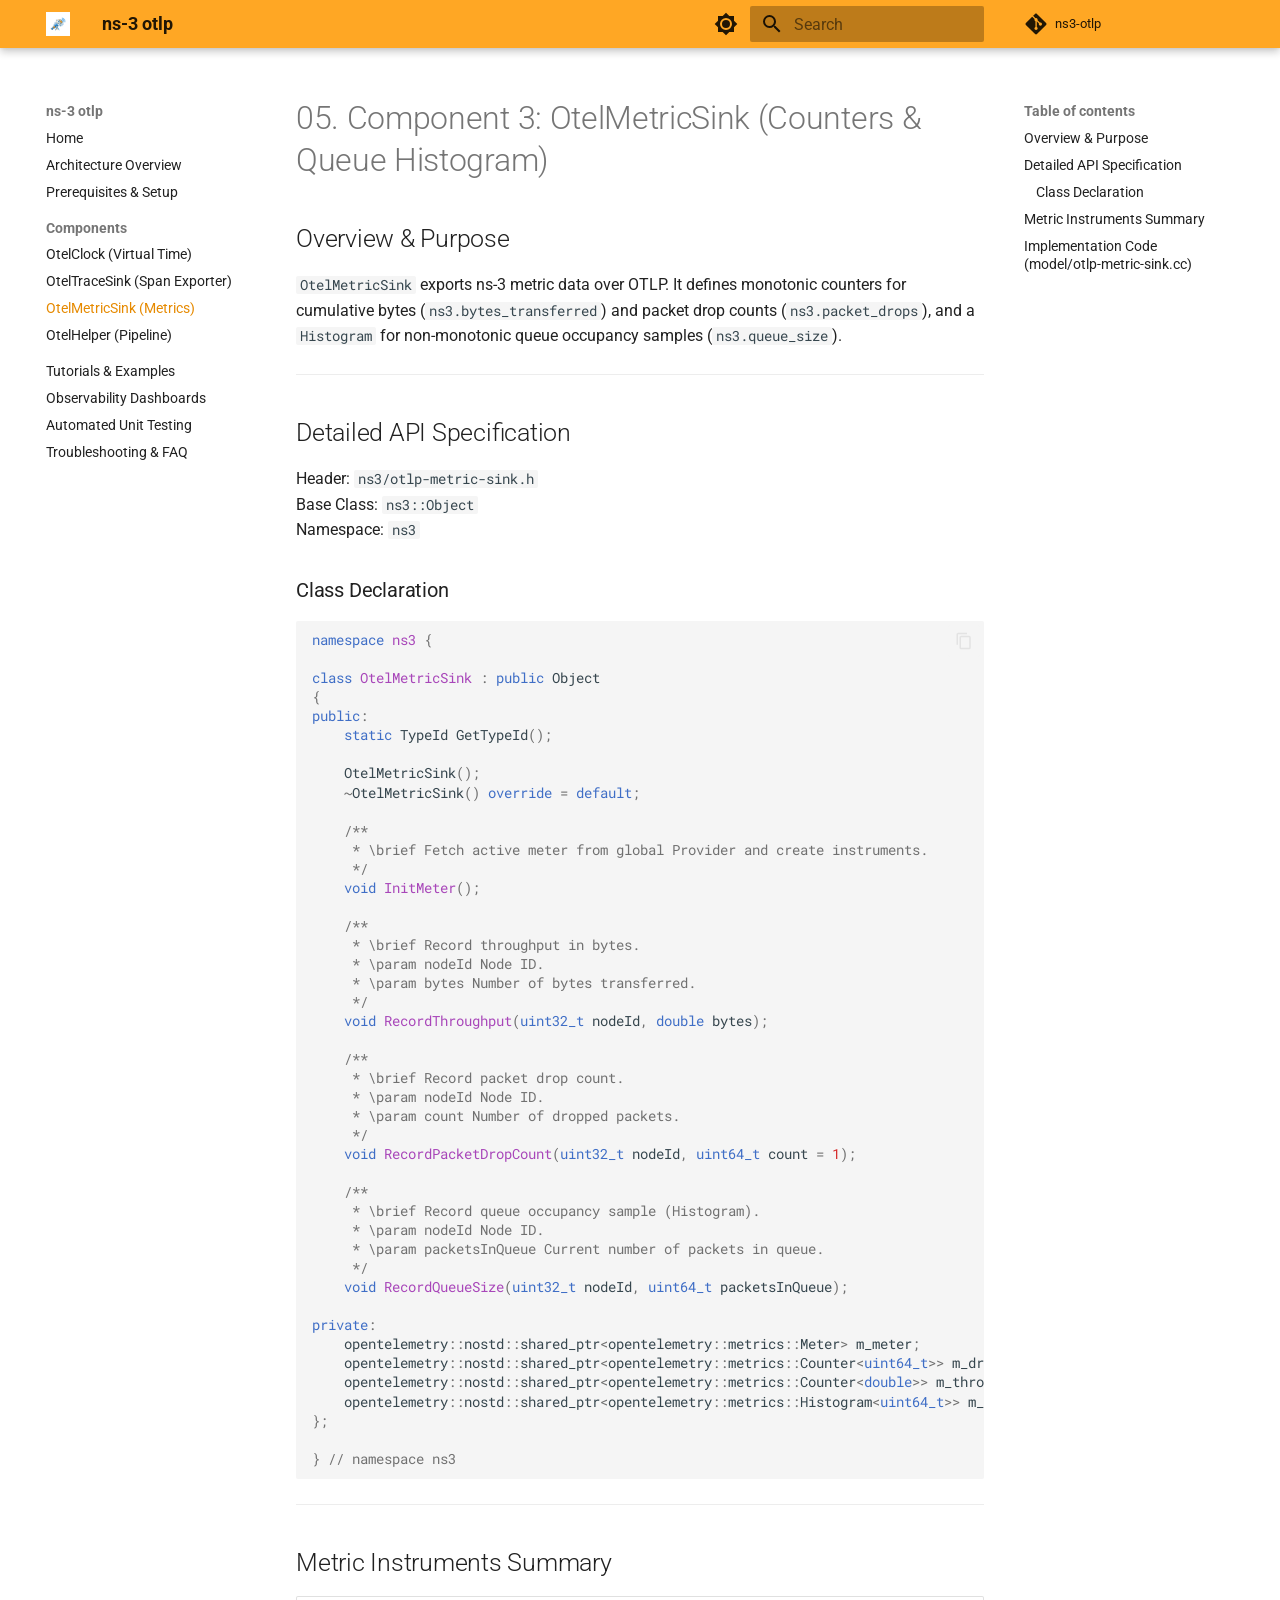
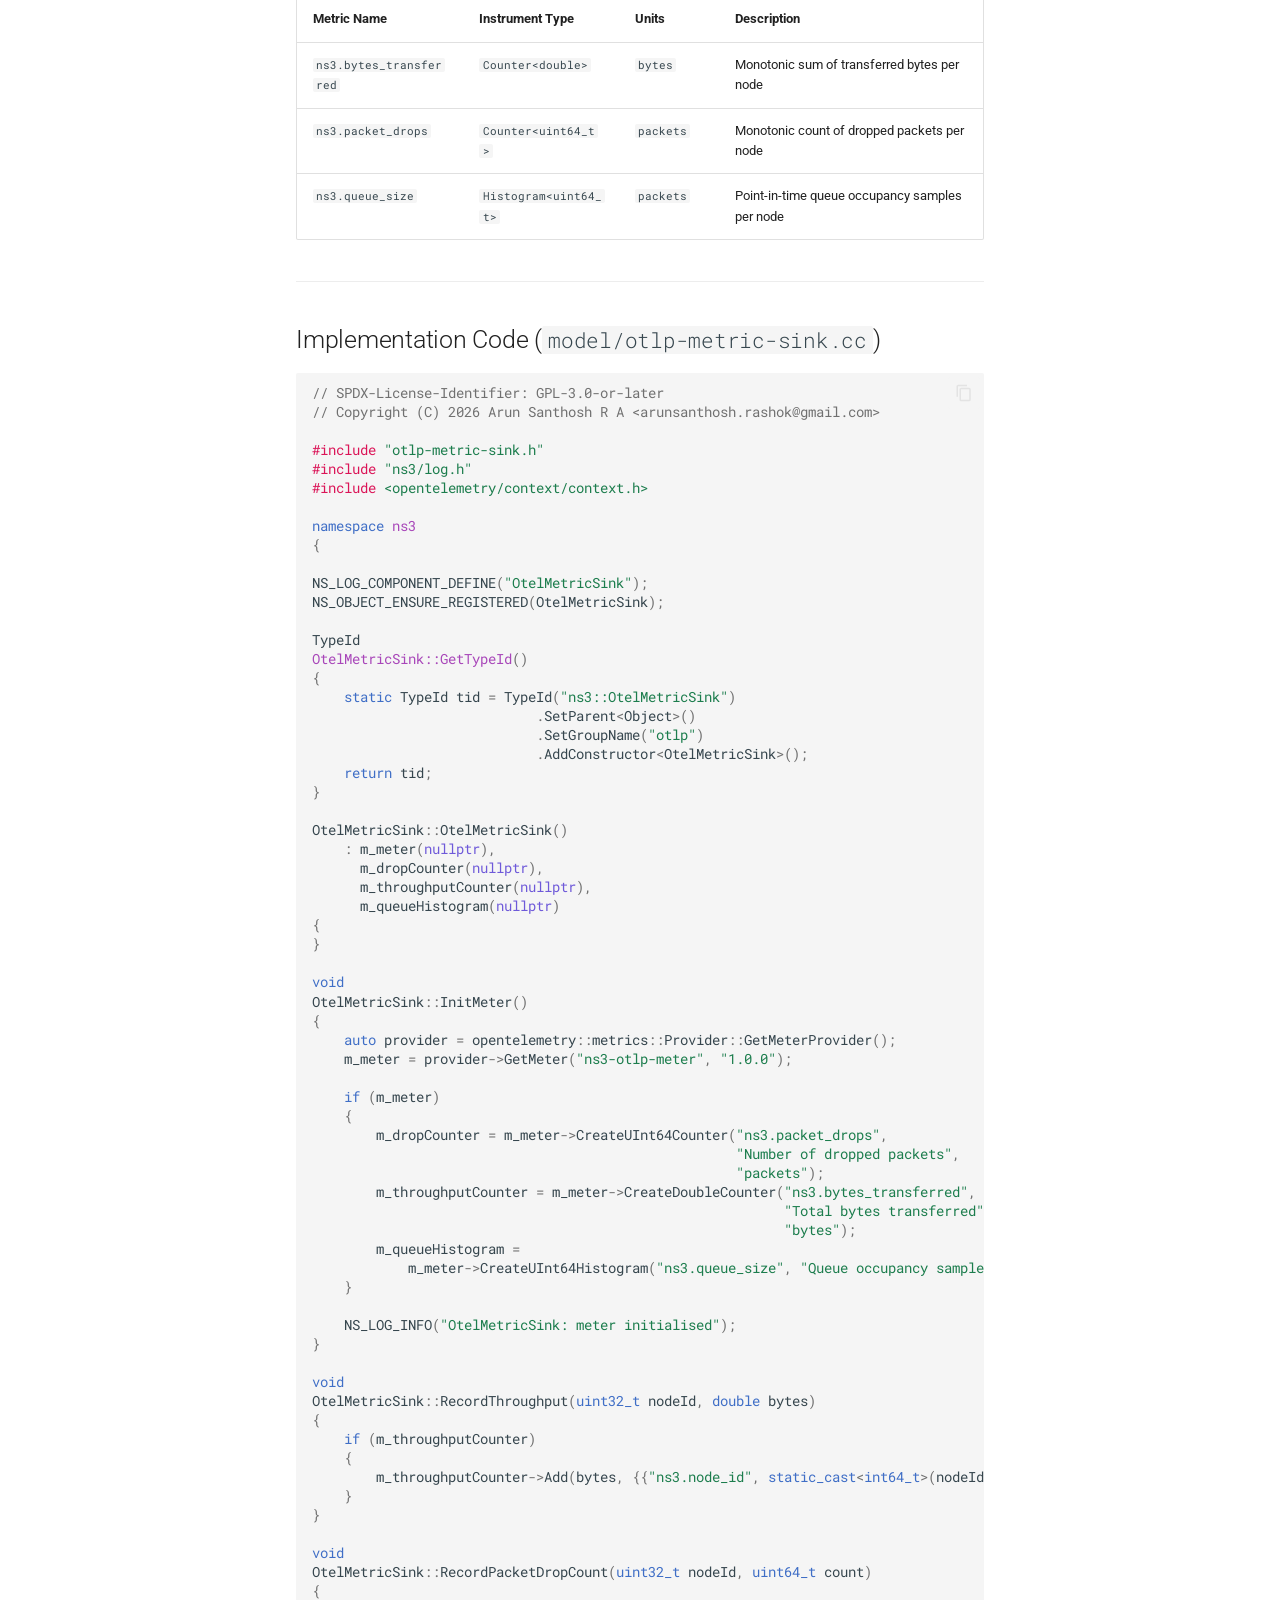
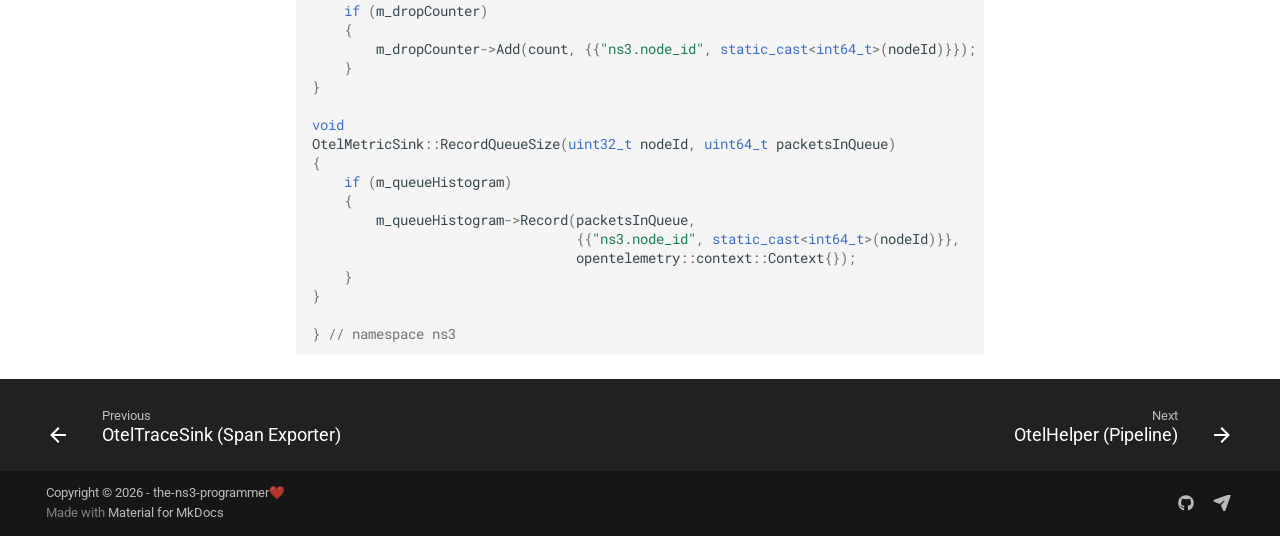
<file: 05_otel_metric_sink/index.html>
<!doctype html>
<html lang="en" class="no-js">
  <head>
    
      <meta charset="utf-8">
      <meta name="viewport" content="width=device-width,initial-scale=1">
      
        <meta name="description" content="Native OpenTelemetry Exporter Module for Network Simulator 3">
      
      
      
      
        <link rel="prev" href="../04_otel_trace_sink/">
      
      
        <link rel="next" href="../06_otel_helper/">
      
      
        
      
      
      <link rel="icon" href="../asset/logo.png">
      <meta name="generator" content="mkdocs-1.6.1, mkdocs-material-9.7.7">
    
    
      
        <title>OtelMetricSink (Metrics) - ns-3 otlp</title>
      
    
    
      <link rel="stylesheet" href="../assets/stylesheets/main.ec1eaa64.min.css">
      
        
        <link rel="stylesheet" href="../assets/stylesheets/palette.ab4e12ef.min.css">
      
      


    
    
      
    
    
      
        
        
        <link rel="preconnect" href="https://fonts.gstatic.com" crossorigin>
        <link rel="stylesheet" href="https://fonts.googleapis.com/css?family=Roboto:300,300i,400,400i,700,700i%7CRoboto+Mono:400,400i,700,700i&display=fallback">
        <style>:root{--md-text-font:"Roboto";--md-code-font:"Roboto Mono"}</style>
      
    
    
      <link rel="stylesheet" href="../extra.css">
    
    <script>__md_scope=new URL("..",location),__md_hash=e=>[...e].reduce(((e,_)=>(e<<5)-e+_.charCodeAt(0)),0),__md_get=(e,_=localStorage,t=__md_scope)=>JSON.parse(_.getItem(t.pathname+"."+e)),__md_set=(e,_,t=localStorage,a=__md_scope)=>{try{t.setItem(a.pathname+"."+e,JSON.stringify(_))}catch(e){}}</script>
    
      

    
    
  </head>
  
  
    
    
      
    
    
    
    
    <body dir="ltr" data-md-color-scheme="default" data-md-color-primary="orange" data-md-color-accent="indigo">
  
    
    <input class="md-toggle" data-md-toggle="drawer" type="checkbox" id="__drawer" autocomplete="off">
    <input class="md-toggle" data-md-toggle="search" type="checkbox" id="__search" autocomplete="off">
    <label class="md-overlay" for="__drawer"></label>
    <div data-md-component="skip">
      
        
        <a href="#05-component-3-otelmetricsink-counters-queue-histogram" class="md-skip">
          Skip to content
        </a>
      
    </div>
    <div data-md-component="announce">
      
    </div>
    
    
      

  

<header class="md-header md-header--shadow" data-md-component="header">
  <nav class="md-header__inner md-grid" aria-label="Header">
    <a href=".." title="ns-3 otlp" class="md-header__button md-logo" aria-label="ns-3 otlp" data-md-component="logo">
      
  <img src="../asset/logo.png" alt="logo">

    </a>
    <label class="md-header__button md-icon" for="__drawer">
      
      <svg xmlns="http://www.w3.org/2000/svg" viewBox="0 0 24 24"><path d="M3 6h18v2H3zm0 5h18v2H3zm0 5h18v2H3z"/></svg>
    </label>
    <div class="md-header__title" data-md-component="header-title">
      <div class="md-header__ellipsis">
        <div class="md-header__topic">
          <span class="md-ellipsis">
            ns-3 otlp
          </span>
        </div>
        <div class="md-header__topic" data-md-component="header-topic">
          <span class="md-ellipsis">
            
              OtelMetricSink (Metrics)
            
          </span>
        </div>
      </div>
    </div>
    
      
        <form class="md-header__option" data-md-component="palette">
  
    
    
    
    <input class="md-option" data-md-color-media="" data-md-color-scheme="default" data-md-color-primary="orange" data-md-color-accent="indigo"  aria-label="Switch to dark mode"  type="radio" name="__palette" id="__palette_0">
    
      <label class="md-header__button md-icon" title="Switch to dark mode" for="__palette_1" hidden>
        <svg xmlns="http://www.w3.org/2000/svg" viewBox="0 0 24 24"><path d="M12 8a4 4 0 0 0-4 4 4 4 0 0 0 4 4 4 4 0 0 0 4-4 4 4 0 0 0-4-4m0 10a6 6 0 0 1-6-6 6 6 0 0 1 6-6 6 6 0 0 1 6 6 6 6 0 0 1-6 6m8-9.31V4h-4.69L12 .69 8.69 4H4v4.69L.69 12 4 15.31V20h4.69L12 23.31 15.31 20H20v-4.69L23.31 12z"/></svg>
      </label>
    
  
    
    
    
    <input class="md-option" data-md-color-media="" data-md-color-scheme="slate" data-md-color-primary="indigo" data-md-color-accent="orange"  aria-label="Switch to light mode"  type="radio" name="__palette" id="__palette_1">
    
      <label class="md-header__button md-icon" title="Switch to light mode" for="__palette_0" hidden>
        <svg xmlns="http://www.w3.org/2000/svg" viewBox="0 0 24 24"><path d="M12 18c-.89 0-1.74-.2-2.5-.55C11.56 16.5 13 14.42 13 12s-1.44-4.5-3.5-5.45C10.26 6.2 11.11 6 12 6a6 6 0 0 1 6 6 6 6 0 0 1-6 6m8-9.31V4h-4.69L12 .69 8.69 4H4v4.69L.69 12 4 15.31V20h4.69L12 23.31 15.31 20H20v-4.69L23.31 12z"/></svg>
      </label>
    
  
</form>
      
    
    
      <script>var palette=__md_get("__palette");if(palette&&palette.color){if("(prefers-color-scheme)"===palette.color.media){var media=matchMedia("(prefers-color-scheme: light)"),input=document.querySelector(media.matches?"[data-md-color-media='(prefers-color-scheme: light)']":"[data-md-color-media='(prefers-color-scheme: dark)']");palette.color.media=input.getAttribute("data-md-color-media"),palette.color.scheme=input.getAttribute("data-md-color-scheme"),palette.color.primary=input.getAttribute("data-md-color-primary"),palette.color.accent=input.getAttribute("data-md-color-accent")}for(var[key,value]of Object.entries(palette.color))document.body.setAttribute("data-md-color-"+key,value)}</script>
    
    
    
      
      
        <label class="md-header__button md-icon" for="__search">
          
          <svg xmlns="http://www.w3.org/2000/svg" viewBox="0 0 24 24"><path d="M9.5 3A6.5 6.5 0 0 1 16 9.5c0 1.61-.59 3.09-1.56 4.23l.27.27h.79l5 5-1.5 1.5-5-5v-.79l-.27-.27A6.52 6.52 0 0 1 9.5 16 6.5 6.5 0 0 1 3 9.5 6.5 6.5 0 0 1 9.5 3m0 2C7 5 5 7 5 9.5S7 14 9.5 14 14 12 14 9.5 12 5 9.5 5"/></svg>
        </label>
        <div class="md-search" data-md-component="search" role="dialog">
  <label class="md-search__overlay" for="__search"></label>
  <div class="md-search__inner" role="search">
    <form class="md-search__form" name="search">
      <input type="text" class="md-search__input" name="query" aria-label="Search" placeholder="Search" autocapitalize="off" autocorrect="off" autocomplete="off" spellcheck="false" data-md-component="search-query" required>
      <label class="md-search__icon md-icon" for="__search">
        
        <svg xmlns="http://www.w3.org/2000/svg" viewBox="0 0 24 24"><path d="M9.5 3A6.5 6.5 0 0 1 16 9.5c0 1.61-.59 3.09-1.56 4.23l.27.27h.79l5 5-1.5 1.5-5-5v-.79l-.27-.27A6.52 6.52 0 0 1 9.5 16 6.5 6.5 0 0 1 3 9.5 6.5 6.5 0 0 1 9.5 3m0 2C7 5 5 7 5 9.5S7 14 9.5 14 14 12 14 9.5 12 5 9.5 5"/></svg>
        
        <svg xmlns="http://www.w3.org/2000/svg" viewBox="0 0 24 24"><path d="M20 11v2H8l5.5 5.5-1.42 1.42L4.16 12l7.92-7.92L13.5 5.5 8 11z"/></svg>
      </label>
      <nav class="md-search__options" aria-label="Search">
        
        <button type="reset" class="md-search__icon md-icon" title="Clear" aria-label="Clear" tabindex="-1">
          
          <svg xmlns="http://www.w3.org/2000/svg" viewBox="0 0 24 24"><path d="M19 6.41 17.59 5 12 10.59 6.41 5 5 6.41 10.59 12 5 17.59 6.41 19 12 13.41 17.59 19 19 17.59 13.41 12z"/></svg>
        </button>
      </nav>
      
        <div class="md-search__suggest" data-md-component="search-suggest"></div>
      
    </form>
    <div class="md-search__output">
      <div class="md-search__scrollwrap" tabindex="0" data-md-scrollfix>
        <div class="md-search-result" data-md-component="search-result">
          <div class="md-search-result__meta">
            Initializing search
          </div>
          <ol class="md-search-result__list" role="presentation"></ol>
        </div>
      </div>
    </div>
  </div>
</div>
      
    
    
      <div class="md-header__source">
        <a href="https://github.com/the-ns3-programmer/ns3-otlp" title="Go to repository" class="md-source" data-md-component="source">
  <div class="md-source__icon md-icon">
    
    <svg xmlns="http://www.w3.org/2000/svg" viewBox="0 0 448 512"><!--! Font Awesome Free 7.1.0 by @fontawesome - https://fontawesome.com License - https://fontawesome.com/license/free (Icons: CC BY 4.0, Fonts: SIL OFL 1.1, Code: MIT License) Copyright 2025 Fonticons, Inc.--><path d="M439.6 236.1 244 40.5c-5.4-5.5-12.8-8.5-20.4-8.5s-15 3-20.4 8.4L162.5 81l51.5 51.5c27.1-9.1 52.7 16.8 43.4 43.7l49.7 49.7c34.2-11.8 61.2 31 35.5 56.7-26.5 26.5-70.2-2.9-56-37.3L240.3 199v121.9c25.3 12.5 22.3 41.8 9.1 55-6.4 6.4-15.2 10.1-24.3 10.1s-17.8-3.6-24.3-10.1c-17.6-17.6-11.1-46.9 11.2-56v-123c-20.8-8.5-24.6-30.7-18.6-45L142.6 101 8.5 235.1C3 240.6 0 247.9 0 255.5s3 15 8.5 20.4l195.6 195.7c5.4 5.4 12.7 8.4 20.4 8.4s15-3 20.4-8.4l194.7-194.7c5.4-5.4 8.4-12.8 8.4-20.4s-3-15-8.4-20.4"/></svg>
  </div>
  <div class="md-source__repository">
    ns3-otlp
  </div>
</a>
      </div>
    
  </nav>
  
</header>
    
    <div class="md-container" data-md-component="container">
      
      
        
          
        
      
      <main class="md-main" data-md-component="main">
        <div class="md-main__inner md-grid">
          
            
              
              <div class="md-sidebar md-sidebar--primary" data-md-component="sidebar" data-md-type="navigation" >
                <div class="md-sidebar__scrollwrap">
                  <div class="md-sidebar__inner">
                    



<nav class="md-nav md-nav--primary" aria-label="Navigation" data-md-level="0">
  <label class="md-nav__title" for="__drawer">
    <a href=".." title="ns-3 otlp" class="md-nav__button md-logo" aria-label="ns-3 otlp" data-md-component="logo">
      
  <img src="../asset/logo.png" alt="logo">

    </a>
    ns-3 otlp
  </label>
  
    <div class="md-nav__source">
      <a href="https://github.com/the-ns3-programmer/ns3-otlp" title="Go to repository" class="md-source" data-md-component="source">
  <div class="md-source__icon md-icon">
    
    <svg xmlns="http://www.w3.org/2000/svg" viewBox="0 0 448 512"><!--! Font Awesome Free 7.1.0 by @fontawesome - https://fontawesome.com License - https://fontawesome.com/license/free (Icons: CC BY 4.0, Fonts: SIL OFL 1.1, Code: MIT License) Copyright 2025 Fonticons, Inc.--><path d="M439.6 236.1 244 40.5c-5.4-5.5-12.8-8.5-20.4-8.5s-15 3-20.4 8.4L162.5 81l51.5 51.5c27.1-9.1 52.7 16.8 43.4 43.7l49.7 49.7c34.2-11.8 61.2 31 35.5 56.7-26.5 26.5-70.2-2.9-56-37.3L240.3 199v121.9c25.3 12.5 22.3 41.8 9.1 55-6.4 6.4-15.2 10.1-24.3 10.1s-17.8-3.6-24.3-10.1c-17.6-17.6-11.1-46.9 11.2-56v-123c-20.8-8.5-24.6-30.7-18.6-45L142.6 101 8.5 235.1C3 240.6 0 247.9 0 255.5s3 15 8.5 20.4l195.6 195.7c5.4 5.4 12.7 8.4 20.4 8.4s15-3 20.4-8.4l194.7-194.7c5.4-5.4 8.4-12.8 8.4-20.4s-3-15-8.4-20.4"/></svg>
  </div>
  <div class="md-source__repository">
    ns3-otlp
  </div>
</a>
    </div>
  
  <ul class="md-nav__list" data-md-scrollfix>
    
      
      
  
  
  
  
    <li class="md-nav__item">
      <a href=".." class="md-nav__link">
        
  
  
  <span class="md-ellipsis">
    
  
    Home
  

    
  </span>
  
  

      </a>
    </li>
  

    
      
      
  
  
  
  
    <li class="md-nav__item">
      <a href="../01_architecture_overview/" class="md-nav__link">
        
  
  
  <span class="md-ellipsis">
    
  
    Architecture Overview
  

    
  </span>
  
  

      </a>
    </li>
  

    
      
      
  
  
  
  
    <li class="md-nav__item">
      <a href="../02_prerequisites_and_setup/" class="md-nav__link">
        
  
  
  <span class="md-ellipsis">
    
  
    Prerequisites & Setup
  

    
  </span>
  
  

      </a>
    </li>
  

    
      
      
  
  
    
  
  
  
    
    
    
    
      
        
        
      
    
    
    <li class="md-nav__item md-nav__item--active md-nav__item--section md-nav__item--nested">
      
        
        
        <input class="md-nav__toggle md-toggle " type="checkbox" id="__nav_4" checked>
        
          
          <label class="md-nav__link" for="__nav_4" id="__nav_4_label" tabindex="">
            
  
  
  <span class="md-ellipsis">
    
  
    Components
  

    
  </span>
  
  

            <span class="md-nav__icon md-icon"></span>
          </label>
        
        <nav class="md-nav" data-md-level="1" aria-labelledby="__nav_4_label" aria-expanded="true">
          <label class="md-nav__title" for="__nav_4">
            <span class="md-nav__icon md-icon"></span>
            
  
    Components
  

          </label>
          <ul class="md-nav__list" data-md-scrollfix>
            
              
                
  
  
  
  
    <li class="md-nav__item">
      <a href="../03_otel_clock/" class="md-nav__link">
        
  
  
  <span class="md-ellipsis">
    
  
    OtelClock (Virtual Time)
  

    
  </span>
  
  

      </a>
    </li>
  

              
            
              
                
  
  
  
  
    <li class="md-nav__item">
      <a href="../04_otel_trace_sink/" class="md-nav__link">
        
  
  
  <span class="md-ellipsis">
    
  
    OtelTraceSink (Span Exporter)
  

    
  </span>
  
  

      </a>
    </li>
  

              
            
              
                
  
  
    
  
  
  
    <li class="md-nav__item md-nav__item--active">
      
      <input class="md-nav__toggle md-toggle" type="checkbox" id="__toc">
      
      
        
      
      
        <label class="md-nav__link md-nav__link--active" for="__toc">
          
  
  
  <span class="md-ellipsis">
    
  
    OtelMetricSink (Metrics)
  

    
  </span>
  
  

          <span class="md-nav__icon md-icon"></span>
        </label>
      
      <a href="./" class="md-nav__link md-nav__link--active">
        
  
  
  <span class="md-ellipsis">
    
  
    OtelMetricSink (Metrics)
  

    
  </span>
  
  

      </a>
      
        

<nav class="md-nav md-nav--secondary" aria-label="Table of contents">
  
  
  
    
  
  
    <label class="md-nav__title" for="__toc">
      <span class="md-nav__icon md-icon"></span>
      Table of contents
    </label>
    <ul class="md-nav__list" data-md-component="toc" data-md-scrollfix>
      
        <li class="md-nav__item">
  <a href="#overview-purpose" class="md-nav__link">
    <span class="md-ellipsis">
      
        Overview &amp; Purpose
      
    </span>
  </a>
  
</li>
      
        <li class="md-nav__item">
  <a href="#detailed-api-specification" class="md-nav__link">
    <span class="md-ellipsis">
      
        Detailed API Specification
      
    </span>
  </a>
  
    <nav class="md-nav" aria-label="Detailed API Specification">
      <ul class="md-nav__list">
        
          <li class="md-nav__item">
  <a href="#class-declaration" class="md-nav__link">
    <span class="md-ellipsis">
      
        Class Declaration
      
    </span>
  </a>
  
</li>
        
      </ul>
    </nav>
  
</li>
      
        <li class="md-nav__item">
  <a href="#metric-instruments-summary" class="md-nav__link">
    <span class="md-ellipsis">
      
        Metric Instruments Summary
      
    </span>
  </a>
  
</li>
      
        <li class="md-nav__item">
  <a href="#implementation-code-modelotlp-metric-sinkcc" class="md-nav__link">
    <span class="md-ellipsis">
      
        Implementation Code (model/otlp-metric-sink.cc)
      
    </span>
  </a>
  
</li>
      
    </ul>
  
</nav>
      
    </li>
  

              
            
              
                
  
  
  
  
    <li class="md-nav__item">
      <a href="../06_otel_helper/" class="md-nav__link">
        
  
  
  <span class="md-ellipsis">
    
  
    OtelHelper (Pipeline)
  

    
  </span>
  
  

      </a>
    </li>
  

              
            
          </ul>
        </nav>
      
    </li>
  

    
      
      
  
  
  
  
    <li class="md-nav__item">
      <a href="../07_tutorials_and_examples/" class="md-nav__link">
        
  
  
  <span class="md-ellipsis">
    
  
    Tutorials & Examples
  

    
  </span>
  
  

      </a>
    </li>
  

    
      
      
  
  
  
  
    <li class="md-nav__item">
      <a href="../08_observability_dashboards/" class="md-nav__link">
        
  
  
  <span class="md-ellipsis">
    
  
    Observability Dashboards
  

    
  </span>
  
  

      </a>
    </li>
  

    
      
      
  
  
  
  
    <li class="md-nav__item">
      <a href="../09_unit_testing/" class="md-nav__link">
        
  
  
  <span class="md-ellipsis">
    
  
    Automated Unit Testing
  

    
  </span>
  
  

      </a>
    </li>
  

    
      
      
  
  
  
  
    <li class="md-nav__item">
      <a href="../10_troubleshooting_faq/" class="md-nav__link">
        
  
  
  <span class="md-ellipsis">
    
  
    Troubleshooting & FAQ
  

    
  </span>
  
  

      </a>
    </li>
  

    
  </ul>
</nav>
                  </div>
                </div>
              </div>
            
            
              
              <div class="md-sidebar md-sidebar--secondary" data-md-component="sidebar" data-md-type="toc" >
                <div class="md-sidebar__scrollwrap">
                  <div class="md-sidebar__inner">
                    

<nav class="md-nav md-nav--secondary" aria-label="Table of contents">
  
  
  
    
  
  
    <label class="md-nav__title" for="__toc">
      <span class="md-nav__icon md-icon"></span>
      Table of contents
    </label>
    <ul class="md-nav__list" data-md-component="toc" data-md-scrollfix>
      
        <li class="md-nav__item">
  <a href="#overview-purpose" class="md-nav__link">
    <span class="md-ellipsis">
      
        Overview &amp; Purpose
      
    </span>
  </a>
  
</li>
      
        <li class="md-nav__item">
  <a href="#detailed-api-specification" class="md-nav__link">
    <span class="md-ellipsis">
      
        Detailed API Specification
      
    </span>
  </a>
  
    <nav class="md-nav" aria-label="Detailed API Specification">
      <ul class="md-nav__list">
        
          <li class="md-nav__item">
  <a href="#class-declaration" class="md-nav__link">
    <span class="md-ellipsis">
      
        Class Declaration
      
    </span>
  </a>
  
</li>
        
      </ul>
    </nav>
  
</li>
      
        <li class="md-nav__item">
  <a href="#metric-instruments-summary" class="md-nav__link">
    <span class="md-ellipsis">
      
        Metric Instruments Summary
      
    </span>
  </a>
  
</li>
      
        <li class="md-nav__item">
  <a href="#implementation-code-modelotlp-metric-sinkcc" class="md-nav__link">
    <span class="md-ellipsis">
      
        Implementation Code (model/otlp-metric-sink.cc)
      
    </span>
  </a>
  
</li>
      
    </ul>
  
</nav>
                  </div>
                </div>
              </div>
            
          
          
            <div class="md-content" data-md-component="content">
              
              <article class="md-content__inner md-typeset">
                
                  


  
  


<h1 id="05-component-3-otelmetricsink-counters-queue-histogram">05. Component 3: OtelMetricSink (Counters &amp; Queue Histogram)<a class="headerlink" href="#05-component-3-otelmetricsink-counters-queue-histogram" title="Permanent link">&para;</a></h1>
<h2 id="overview-purpose">Overview &amp; Purpose<a class="headerlink" href="#overview-purpose" title="Permanent link">&para;</a></h2>
<p><code>OtelMetricSink</code> exports ns-3 metric data over OTLP. It defines monotonic counters for cumulative bytes (<code>ns3.bytes_transferred</code>) and packet drop counts (<code>ns3.packet_drops</code>), and a <code>Histogram</code> for non-monotonic queue occupancy samples (<code>ns3.queue_size</code>).</p>
<hr />
<h2 id="detailed-api-specification">Detailed API Specification<a class="headerlink" href="#detailed-api-specification" title="Permanent link">&para;</a></h2>
<p>Header: <code>ns3/otlp-metric-sink.h</code><br />
Base Class: <code>ns3::Object</code><br />
Namespace: <code>ns3</code></p>
<h3 id="class-declaration">Class Declaration<a class="headerlink" href="#class-declaration" title="Permanent link">&para;</a></h3>
<div class="highlight"><pre><span></span><code><span class="k">namespace</span><span class="w"> </span><span class="nn">ns3</span><span class="w"> </span><span class="p">{</span>

<span class="k">class</span><span class="w"> </span><span class="nc">OtelMetricSink</span><span class="w"> </span><span class="o">:</span><span class="w"> </span><span class="k">public</span><span class="w"> </span><span class="n">Object</span>
<span class="p">{</span>
<span class="k">public</span><span class="o">:</span>
<span class="w">    </span><span class="k">static</span><span class="w"> </span><span class="n">TypeId</span><span class="w"> </span><span class="n">GetTypeId</span><span class="p">();</span>

<span class="w">    </span><span class="n">OtelMetricSink</span><span class="p">();</span>
<span class="w">    </span><span class="o">~</span><span class="n">OtelMetricSink</span><span class="p">()</span><span class="w"> </span><span class="k">override</span><span class="w"> </span><span class="o">=</span><span class="w"> </span><span class="k">default</span><span class="p">;</span>

<span class="w">    </span><span class="cm">/**</span>
<span class="cm">     * \brief Fetch active meter from global Provider and create instruments.</span>
<span class="cm">     */</span>
<span class="w">    </span><span class="kt">void</span><span class="w"> </span><span class="nf">InitMeter</span><span class="p">();</span>

<span class="w">    </span><span class="cm">/**</span>
<span class="cm">     * \brief Record throughput in bytes.</span>
<span class="cm">     * \param nodeId Node ID.</span>
<span class="cm">     * \param bytes Number of bytes transferred.</span>
<span class="cm">     */</span>
<span class="w">    </span><span class="kt">void</span><span class="w"> </span><span class="nf">RecordThroughput</span><span class="p">(</span><span class="kt">uint32_t</span><span class="w"> </span><span class="n">nodeId</span><span class="p">,</span><span class="w"> </span><span class="kt">double</span><span class="w"> </span><span class="n">bytes</span><span class="p">);</span>

<span class="w">    </span><span class="cm">/**</span>
<span class="cm">     * \brief Record packet drop count.</span>
<span class="cm">     * \param nodeId Node ID.</span>
<span class="cm">     * \param count Number of dropped packets.</span>
<span class="cm">     */</span>
<span class="w">    </span><span class="kt">void</span><span class="w"> </span><span class="nf">RecordPacketDropCount</span><span class="p">(</span><span class="kt">uint32_t</span><span class="w"> </span><span class="n">nodeId</span><span class="p">,</span><span class="w"> </span><span class="kt">uint64_t</span><span class="w"> </span><span class="n">count</span><span class="w"> </span><span class="o">=</span><span class="w"> </span><span class="mi">1</span><span class="p">);</span>

<span class="w">    </span><span class="cm">/**</span>
<span class="cm">     * \brief Record queue occupancy sample (Histogram).</span>
<span class="cm">     * \param nodeId Node ID.</span>
<span class="cm">     * \param packetsInQueue Current number of packets in queue.</span>
<span class="cm">     */</span>
<span class="w">    </span><span class="kt">void</span><span class="w"> </span><span class="nf">RecordQueueSize</span><span class="p">(</span><span class="kt">uint32_t</span><span class="w"> </span><span class="n">nodeId</span><span class="p">,</span><span class="w"> </span><span class="kt">uint64_t</span><span class="w"> </span><span class="n">packetsInQueue</span><span class="p">);</span>

<span class="k">private</span><span class="o">:</span>
<span class="w">    </span><span class="n">opentelemetry</span><span class="o">::</span><span class="n">nostd</span><span class="o">::</span><span class="n">shared_ptr</span><span class="o">&lt;</span><span class="n">opentelemetry</span><span class="o">::</span><span class="n">metrics</span><span class="o">::</span><span class="n">Meter</span><span class="o">&gt;</span><span class="w"> </span><span class="n">m_meter</span><span class="p">;</span>
<span class="w">    </span><span class="n">opentelemetry</span><span class="o">::</span><span class="n">nostd</span><span class="o">::</span><span class="n">shared_ptr</span><span class="o">&lt;</span><span class="n">opentelemetry</span><span class="o">::</span><span class="n">metrics</span><span class="o">::</span><span class="n">Counter</span><span class="o">&lt;</span><span class="kt">uint64_t</span><span class="o">&gt;&gt;</span><span class="w"> </span><span class="n">m_dropCounter</span><span class="p">;</span>
<span class="w">    </span><span class="n">opentelemetry</span><span class="o">::</span><span class="n">nostd</span><span class="o">::</span><span class="n">shared_ptr</span><span class="o">&lt;</span><span class="n">opentelemetry</span><span class="o">::</span><span class="n">metrics</span><span class="o">::</span><span class="n">Counter</span><span class="o">&lt;</span><span class="kt">double</span><span class="o">&gt;&gt;</span><span class="w"> </span><span class="n">m_throughputCounter</span><span class="p">;</span>
<span class="w">    </span><span class="n">opentelemetry</span><span class="o">::</span><span class="n">nostd</span><span class="o">::</span><span class="n">shared_ptr</span><span class="o">&lt;</span><span class="n">opentelemetry</span><span class="o">::</span><span class="n">metrics</span><span class="o">::</span><span class="n">Histogram</span><span class="o">&lt;</span><span class="kt">uint64_t</span><span class="o">&gt;&gt;</span><span class="w"> </span><span class="n">m_queueHistogram</span><span class="p">;</span>
<span class="p">};</span>

<span class="p">}</span><span class="w"> </span><span class="c1">// namespace ns3</span>
</code></pre></div>
<hr />
<h2 id="metric-instruments-summary">Metric Instruments Summary<a class="headerlink" href="#metric-instruments-summary" title="Permanent link">&para;</a></h2>
<table>
<thead>
<tr>
<th style="text-align: left;">Metric Name</th>
<th style="text-align: left;">Instrument Type</th>
<th style="text-align: left;">Units</th>
<th style="text-align: left;">Description</th>
</tr>
</thead>
<tbody>
<tr>
<td style="text-align: left;"><code>ns3.bytes_transferred</code></td>
<td style="text-align: left;"><code>Counter&lt;double&gt;</code></td>
<td style="text-align: left;"><code>bytes</code></td>
<td style="text-align: left;">Monotonic sum of transferred bytes per node</td>
</tr>
<tr>
<td style="text-align: left;"><code>ns3.packet_drops</code></td>
<td style="text-align: left;"><code>Counter&lt;uint64_t&gt;</code></td>
<td style="text-align: left;"><code>packets</code></td>
<td style="text-align: left;">Monotonic count of dropped packets per node</td>
</tr>
<tr>
<td style="text-align: left;"><code>ns3.queue_size</code></td>
<td style="text-align: left;"><code>Histogram&lt;uint64_t&gt;</code></td>
<td style="text-align: left;"><code>packets</code></td>
<td style="text-align: left;">Point-in-time queue occupancy samples per node</td>
</tr>
</tbody>
</table>
<hr />
<h2 id="implementation-code-modelotlp-metric-sinkcc">Implementation Code (<code>model/otlp-metric-sink.cc</code>)<a class="headerlink" href="#implementation-code-modelotlp-metric-sinkcc" title="Permanent link">&para;</a></h2>
<div class="highlight"><pre><span></span><code><span class="c1">// SPDX-License-Identifier: GPL-3.0-or-later</span>
<span class="c1">// Copyright (C) 2026 Arun Santhosh R A &lt;arunsanthosh.rashok@gmail.com&gt;</span>

<span class="cp">#include</span><span class="w"> </span><span class="cpf">&quot;otlp-metric-sink.h&quot;</span>
<span class="cp">#include</span><span class="w"> </span><span class="cpf">&quot;ns3/log.h&quot;</span>
<span class="cp">#include</span><span class="w"> </span><span class="cpf">&lt;opentelemetry/context/context.h&gt;</span>

<span class="k">namespace</span><span class="w"> </span><span class="nn">ns3</span>
<span class="p">{</span>

<span class="n">NS_LOG_COMPONENT_DEFINE</span><span class="p">(</span><span class="s">&quot;OtelMetricSink&quot;</span><span class="p">);</span>
<span class="n">NS_OBJECT_ENSURE_REGISTERED</span><span class="p">(</span><span class="n">OtelMetricSink</span><span class="p">);</span>

<span class="n">TypeId</span>
<span class="nf">OtelMetricSink::GetTypeId</span><span class="p">()</span>
<span class="p">{</span>
<span class="w">    </span><span class="k">static</span><span class="w"> </span><span class="n">TypeId</span><span class="w"> </span><span class="n">tid</span><span class="w"> </span><span class="o">=</span><span class="w"> </span><span class="n">TypeId</span><span class="p">(</span><span class="s">&quot;ns3::OtelMetricSink&quot;</span><span class="p">)</span>
<span class="w">                            </span><span class="p">.</span><span class="n">SetParent</span><span class="o">&lt;</span><span class="n">Object</span><span class="o">&gt;</span><span class="p">()</span>
<span class="w">                            </span><span class="p">.</span><span class="n">SetGroupName</span><span class="p">(</span><span class="s">&quot;otlp&quot;</span><span class="p">)</span>
<span class="w">                            </span><span class="p">.</span><span class="n">AddConstructor</span><span class="o">&lt;</span><span class="n">OtelMetricSink</span><span class="o">&gt;</span><span class="p">();</span>
<span class="w">    </span><span class="k">return</span><span class="w"> </span><span class="n">tid</span><span class="p">;</span>
<span class="p">}</span>

<span class="n">OtelMetricSink</span><span class="o">::</span><span class="n">OtelMetricSink</span><span class="p">()</span>
<span class="w">    </span><span class="o">:</span><span class="w"> </span><span class="n">m_meter</span><span class="p">(</span><span class="nb">nullptr</span><span class="p">),</span>
<span class="w">      </span><span class="n">m_dropCounter</span><span class="p">(</span><span class="nb">nullptr</span><span class="p">),</span>
<span class="w">      </span><span class="n">m_throughputCounter</span><span class="p">(</span><span class="nb">nullptr</span><span class="p">),</span>
<span class="w">      </span><span class="n">m_queueHistogram</span><span class="p">(</span><span class="nb">nullptr</span><span class="p">)</span>
<span class="p">{</span>
<span class="p">}</span>

<span class="kt">void</span>
<span class="n">OtelMetricSink</span><span class="o">::</span><span class="n">InitMeter</span><span class="p">()</span>
<span class="p">{</span>
<span class="w">    </span><span class="k">auto</span><span class="w"> </span><span class="n">provider</span><span class="w"> </span><span class="o">=</span><span class="w"> </span><span class="n">opentelemetry</span><span class="o">::</span><span class="n">metrics</span><span class="o">::</span><span class="n">Provider</span><span class="o">::</span><span class="n">GetMeterProvider</span><span class="p">();</span>
<span class="w">    </span><span class="n">m_meter</span><span class="w"> </span><span class="o">=</span><span class="w"> </span><span class="n">provider</span><span class="o">-&gt;</span><span class="n">GetMeter</span><span class="p">(</span><span class="s">&quot;ns3-otlp-meter&quot;</span><span class="p">,</span><span class="w"> </span><span class="s">&quot;1.0.0&quot;</span><span class="p">);</span>

<span class="w">    </span><span class="k">if</span><span class="w"> </span><span class="p">(</span><span class="n">m_meter</span><span class="p">)</span>
<span class="w">    </span><span class="p">{</span>
<span class="w">        </span><span class="n">m_dropCounter</span><span class="w"> </span><span class="o">=</span><span class="w"> </span><span class="n">m_meter</span><span class="o">-&gt;</span><span class="n">CreateUInt64Counter</span><span class="p">(</span><span class="s">&quot;ns3.packet_drops&quot;</span><span class="p">,</span>
<span class="w">                                                     </span><span class="s">&quot;Number of dropped packets&quot;</span><span class="p">,</span>
<span class="w">                                                     </span><span class="s">&quot;packets&quot;</span><span class="p">);</span>
<span class="w">        </span><span class="n">m_throughputCounter</span><span class="w"> </span><span class="o">=</span><span class="w"> </span><span class="n">m_meter</span><span class="o">-&gt;</span><span class="n">CreateDoubleCounter</span><span class="p">(</span><span class="s">&quot;ns3.bytes_transferred&quot;</span><span class="p">,</span>
<span class="w">                                                           </span><span class="s">&quot;Total bytes transferred&quot;</span><span class="p">,</span>
<span class="w">                                                           </span><span class="s">&quot;bytes&quot;</span><span class="p">);</span>
<span class="w">        </span><span class="n">m_queueHistogram</span><span class="w"> </span><span class="o">=</span>
<span class="w">            </span><span class="n">m_meter</span><span class="o">-&gt;</span><span class="n">CreateUInt64Histogram</span><span class="p">(</span><span class="s">&quot;ns3.queue_size&quot;</span><span class="p">,</span><span class="w"> </span><span class="s">&quot;Queue occupancy samples&quot;</span><span class="p">,</span><span class="w"> </span><span class="s">&quot;packets&quot;</span><span class="p">);</span>
<span class="w">    </span><span class="p">}</span>

<span class="w">    </span><span class="n">NS_LOG_INFO</span><span class="p">(</span><span class="s">&quot;OtelMetricSink: meter initialised&quot;</span><span class="p">);</span>
<span class="p">}</span>

<span class="kt">void</span>
<span class="n">OtelMetricSink</span><span class="o">::</span><span class="n">RecordThroughput</span><span class="p">(</span><span class="kt">uint32_t</span><span class="w"> </span><span class="n">nodeId</span><span class="p">,</span><span class="w"> </span><span class="kt">double</span><span class="w"> </span><span class="n">bytes</span><span class="p">)</span>
<span class="p">{</span>
<span class="w">    </span><span class="k">if</span><span class="w"> </span><span class="p">(</span><span class="n">m_throughputCounter</span><span class="p">)</span>
<span class="w">    </span><span class="p">{</span>
<span class="w">        </span><span class="n">m_throughputCounter</span><span class="o">-&gt;</span><span class="n">Add</span><span class="p">(</span><span class="n">bytes</span><span class="p">,</span><span class="w"> </span><span class="p">{{</span><span class="s">&quot;ns3.node_id&quot;</span><span class="p">,</span><span class="w"> </span><span class="k">static_cast</span><span class="o">&lt;</span><span class="kt">int64_t</span><span class="o">&gt;</span><span class="p">(</span><span class="n">nodeId</span><span class="p">)}});</span>
<span class="w">    </span><span class="p">}</span>
<span class="p">}</span>

<span class="kt">void</span>
<span class="n">OtelMetricSink</span><span class="o">::</span><span class="n">RecordPacketDropCount</span><span class="p">(</span><span class="kt">uint32_t</span><span class="w"> </span><span class="n">nodeId</span><span class="p">,</span><span class="w"> </span><span class="kt">uint64_t</span><span class="w"> </span><span class="n">count</span><span class="p">)</span>
<span class="p">{</span>
<span class="w">    </span><span class="k">if</span><span class="w"> </span><span class="p">(</span><span class="n">m_dropCounter</span><span class="p">)</span>
<span class="w">    </span><span class="p">{</span>
<span class="w">        </span><span class="n">m_dropCounter</span><span class="o">-&gt;</span><span class="n">Add</span><span class="p">(</span><span class="n">count</span><span class="p">,</span><span class="w"> </span><span class="p">{{</span><span class="s">&quot;ns3.node_id&quot;</span><span class="p">,</span><span class="w"> </span><span class="k">static_cast</span><span class="o">&lt;</span><span class="kt">int64_t</span><span class="o">&gt;</span><span class="p">(</span><span class="n">nodeId</span><span class="p">)}});</span>
<span class="w">    </span><span class="p">}</span>
<span class="p">}</span>

<span class="kt">void</span>
<span class="n">OtelMetricSink</span><span class="o">::</span><span class="n">RecordQueueSize</span><span class="p">(</span><span class="kt">uint32_t</span><span class="w"> </span><span class="n">nodeId</span><span class="p">,</span><span class="w"> </span><span class="kt">uint64_t</span><span class="w"> </span><span class="n">packetsInQueue</span><span class="p">)</span>
<span class="p">{</span>
<span class="w">    </span><span class="k">if</span><span class="w"> </span><span class="p">(</span><span class="n">m_queueHistogram</span><span class="p">)</span>
<span class="w">    </span><span class="p">{</span>
<span class="w">        </span><span class="n">m_queueHistogram</span><span class="o">-&gt;</span><span class="n">Record</span><span class="p">(</span><span class="n">packetsInQueue</span><span class="p">,</span>
<span class="w">                                 </span><span class="p">{{</span><span class="s">&quot;ns3.node_id&quot;</span><span class="p">,</span><span class="w"> </span><span class="k">static_cast</span><span class="o">&lt;</span><span class="kt">int64_t</span><span class="o">&gt;</span><span class="p">(</span><span class="n">nodeId</span><span class="p">)}},</span>
<span class="w">                                 </span><span class="n">opentelemetry</span><span class="o">::</span><span class="n">context</span><span class="o">::</span><span class="n">Context</span><span class="p">{});</span>
<span class="w">    </span><span class="p">}</span>
<span class="p">}</span>

<span class="p">}</span><span class="w"> </span><span class="c1">// namespace ns3</span>
</code></pre></div>












                
              </article>
            </div>
          
          
<script>var target=document.getElementById(location.hash.slice(1));target&&target.name&&(target.checked=target.name.startsWith("__tabbed_"))</script>
        </div>
        
          <button type="button" class="md-top md-icon" data-md-component="top" hidden>
  
  <svg xmlns="http://www.w3.org/2000/svg" viewBox="0 0 24 24"><path d="M13 20h-2V8l-5.5 5.5-1.42-1.42L12 4.16l7.92 7.92-1.42 1.42L13 8z"/></svg>
  Back to top
</button>
        
      </main>
      
        <footer class="md-footer">
  
    
      
      <nav class="md-footer__inner md-grid" aria-label="Footer" >
        
          
          <a href="../04_otel_trace_sink/" class="md-footer__link md-footer__link--prev" aria-label="Previous: OtelTraceSink (Span Exporter)">
            <div class="md-footer__button md-icon">
              
              <svg xmlns="http://www.w3.org/2000/svg" viewBox="0 0 24 24"><path d="M20 11v2H8l5.5 5.5-1.42 1.42L4.16 12l7.92-7.92L13.5 5.5 8 11z"/></svg>
            </div>
            <div class="md-footer__title">
              <span class="md-footer__direction">
                Previous
              </span>
              <div class="md-ellipsis">
                OtelTraceSink (Span Exporter)
              </div>
            </div>
          </a>
        
        
          
          <a href="../06_otel_helper/" class="md-footer__link md-footer__link--next" aria-label="Next: OtelHelper (Pipeline)">
            <div class="md-footer__title">
              <span class="md-footer__direction">
                Next
              </span>
              <div class="md-ellipsis">
                OtelHelper (Pipeline)
              </div>
            </div>
            <div class="md-footer__button md-icon">
              
              <svg xmlns="http://www.w3.org/2000/svg" viewBox="0 0 24 24"><path d="M4 11v2h12l-5.5 5.5 1.42 1.42L19.84 12l-7.92-7.92L10.5 5.5 16 11z"/></svg>
            </div>
          </a>
        
      </nav>
    
  
  <div class="md-footer-meta md-typeset">
    <div class="md-footer-meta__inner md-grid">
      <div class="md-copyright">
  
    <div class="md-copyright__highlight">
      Copyright &copy; 2026 - the-ns3-programmer❤️
    </div>
  
  
    Made with
    <a href="https://squidfunk.github.io/mkdocs-material/" target="_blank" rel="noopener">
      Material for MkDocs
    </a>
  
</div>
      
        
<div class="md-social">
  
    
    
    
    
      
      
    
    <a href="https://github.com/the-ns3-programmer/ns3-otlp" target="_blank" rel="noopener" title="github.com" class="md-social__link">
      <svg xmlns="http://www.w3.org/2000/svg" viewBox="0 0 512 512"><!--! Font Awesome Free 7.1.0 by @fontawesome - https://fontawesome.com License - https://fontawesome.com/license/free (Icons: CC BY 4.0, Fonts: SIL OFL 1.1, Code: MIT License) Copyright 2025 Fonticons, Inc.--><path d="M173.9 397.4c0 2-2.3 3.6-5.2 3.6-3.3.3-5.6-1.3-5.6-3.6 0-2 2.3-3.6 5.2-3.6 3-.3 5.6 1.3 5.6 3.6m-31.1-4.5c-.7 2 1.3 4.3 4.3 4.9 2.6 1 5.6 0 6.2-2s-1.3-4.3-4.3-5.2c-2.6-.7-5.5.3-6.2 2.3m44.2-1.7c-2.9.7-4.9 2.6-4.6 4.9.3 2 2.9 3.3 5.9 2.6 2.9-.7 4.9-2.6 4.6-4.6-.3-1.9-3-3.2-5.9-2.9M252.8 8C114.1 8 8 113.3 8 252c0 110.9 69.8 205.8 169.5 239.2 12.8 2.3 17.3-5.6 17.3-12.1 0-6.2-.3-40.4-.3-61.4 0 0-70 15-84.7-29.8 0 0-11.4-29.1-27.8-36.6 0 0-22.9-15.7 1.6-15.4 0 0 24.9 2 38.6 25.8 21.9 38.6 58.6 27.5 72.9 20.9 2.3-16 8.8-27.1 16-33.7-55.9-6.2-112.3-14.3-112.3-110.5 0-27.5 7.6-41.3 23.6-58.9-2.6-6.5-11.1-33.3 2.6-67.9 20.9-6.5 69 27 69 27 20-5.6 41.5-8.5 62.8-8.5s42.8 2.9 62.8 8.5c0 0 48.1-33.6 69-27 13.7 34.7 5.2 61.4 2.6 67.9 16 17.7 25.8 31.5 25.8 58.9 0 96.5-58.9 104.2-114.8 110.5 9.2 7.9 17 22.9 17 46.4 0 33.7-.3 75.4-.3 83.6 0 6.5 4.6 14.4 17.3 12.1C436.2 457.8 504 362.9 504 252 504 113.3 391.5 8 252.8 8M105.2 352.9c-1.3 1-1 3.3.7 5.2 1.6 1.6 3.9 2.3 5.2 1 1.3-1 1-3.3-.7-5.2-1.6-1.6-3.9-2.3-5.2-1m-10.8-8.1c-.7 1.3.3 2.9 2.3 3.9 1.6 1 3.6.7 4.3-.7.7-1.3-.3-2.9-2.3-3.9-2-.6-3.6-.3-4.3.7m32.4 35.6c-1.6 1.3-1 4.3 1.3 6.2 2.3 2.3 5.2 2.6 6.5 1 1.3-1.3.7-4.3-1.3-6.2-2.2-2.3-5.2-2.6-6.5-1m-11.4-14.7c-1.6 1-1.6 3.6 0 5.9s4.3 3.3 5.6 2.3c1.6-1.3 1.6-3.9 0-6.2-1.4-2.3-4-3.3-5.6-2"/></svg>
    </a>
  
    
    
    
    
    <a href="mailto:arunsanthosh.rashok@gmail.com" target="_blank" rel="noopener" title="" class="md-social__link">
      <svg xmlns="http://www.w3.org/2000/svg" viewBox="0 0 576 512"><!--! Font Awesome Free 7.1.0 by @fontawesome - https://fontawesome.com License - https://fontawesome.com/license/free (Icons: CC BY 4.0, Fonts: SIL OFL 1.1, Code: MIT License) Copyright 2025 Fonticons, Inc.--><path d="M536.4-26.3c9.8-3.5 20.6-1 28 6.3s9.8 18.2 6.3 28l-178 496.9c-5 13.9-18.1 23.1-32.8 23.1-14.2 0-27-8.6-32.3-21.7l-64.2-158c-4.5-11-2.5-23.6 5.2-32.6l94.5-112.4c5.1-6.1 4.7-15-.9-20.6s-14.6-6-20.6-.9l-112.4 94.3c-9.1 7.6-21.6 9.6-32.6 5.2L38.1 216.8c-13.1-5.3-21.7-18.1-21.7-32.3 0-14.7 9.2-27.8 23.1-32.8z"/></svg>
    </a>
  
</div>
      
    </div>
  </div>
</footer>
      
    </div>
    <div class="md-dialog" data-md-component="dialog">
      <div class="md-dialog__inner md-typeset"></div>
    </div>
    
    
    
      
      
      <script id="__config" type="application/json">{"annotate": null, "base": "..", "features": ["navigation.footer", "navigation.instant", "navigation.tracking", "navigation.top", "navigation.sections", "search.suggest", "search.highlight", "content.code.copy"], "search": "../assets/javascripts/workers/search.2c215733.min.js", "tags": null, "translations": {"clipboard.copied": "Copied to clipboard", "clipboard.copy": "Copy to clipboard", "search.result.more.one": "1 more on this page", "search.result.more.other": "# more on this page", "search.result.none": "No matching documents", "search.result.one": "1 matching document", "search.result.other": "# matching documents", "search.result.placeholder": "Type to start searching", "search.result.term.missing": "Missing", "select.version": "Select version"}, "version": null}</script>
    
    
      <script src="../assets/javascripts/bundle.d7400e89.min.js"></script>
      
    
  </body>
</html>
</file>
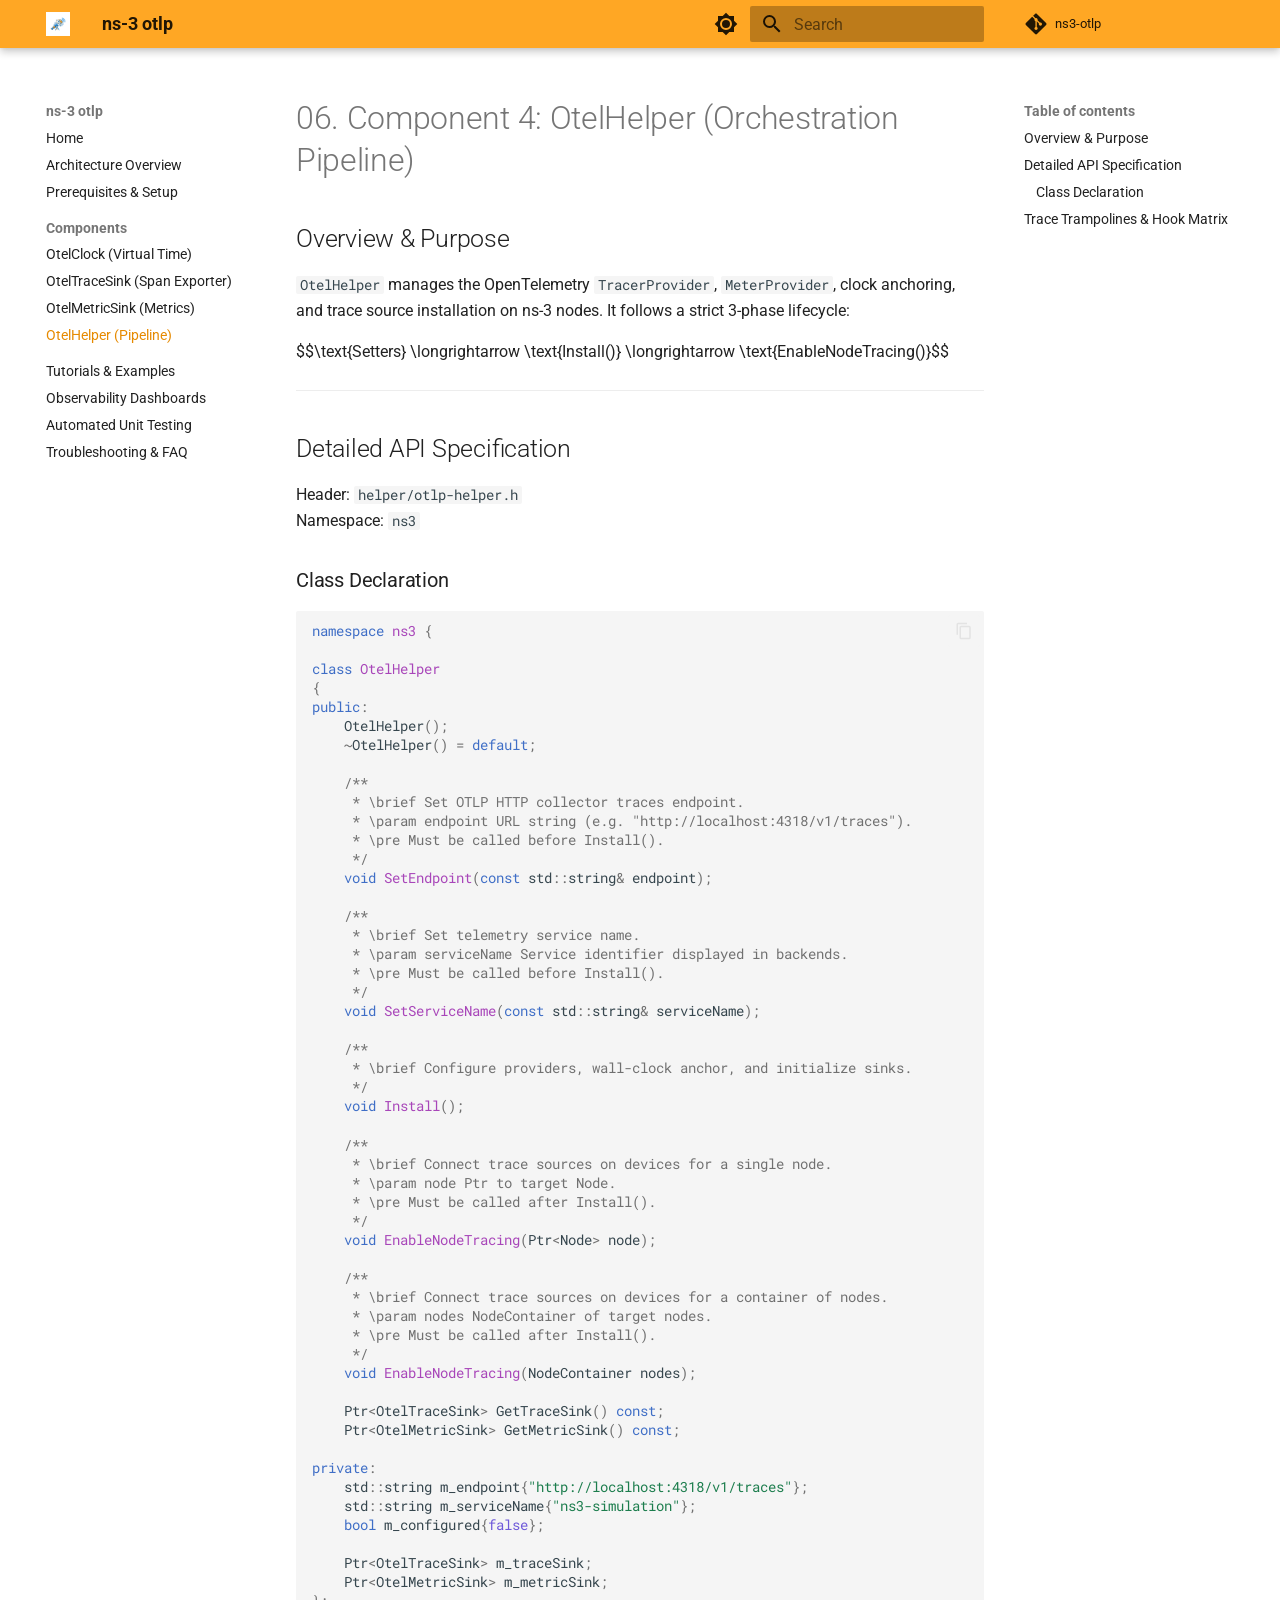
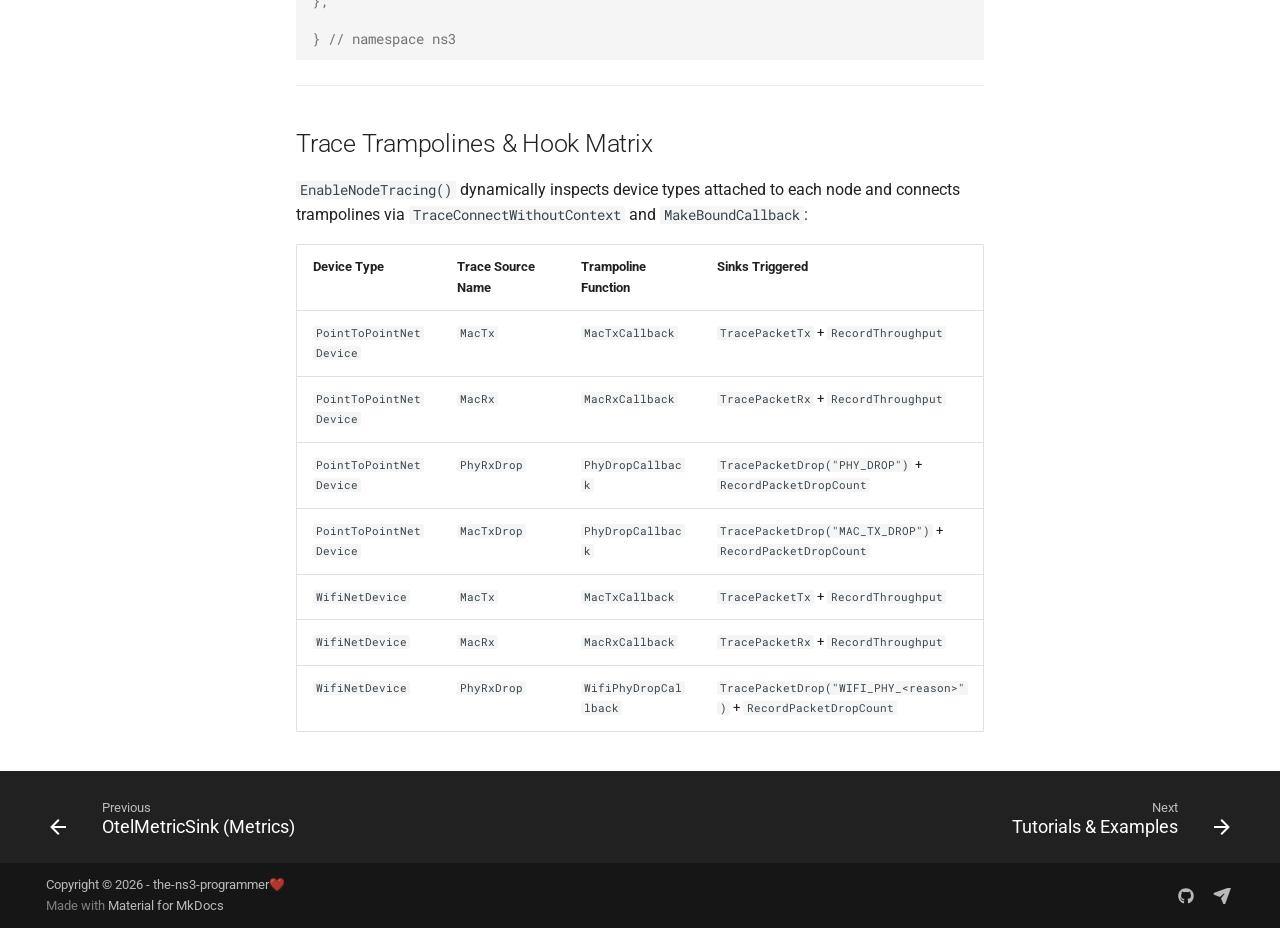
<file: 06_otel_helper/index.html>
<!doctype html>
<html lang="en" class="no-js">
  <head>
    
      <meta charset="utf-8">
      <meta name="viewport" content="width=device-width,initial-scale=1">
      
        <meta name="description" content="Native OpenTelemetry Exporter Module for Network Simulator 3">
      
      
      
      
        <link rel="prev" href="../05_otel_metric_sink/">
      
      
        <link rel="next" href="../07_tutorials_and_examples/">
      
      
        
      
      
      <link rel="icon" href="../asset/logo.png">
      <meta name="generator" content="mkdocs-1.6.1, mkdocs-material-9.7.7">
    
    
      
        <title>OtelHelper (Pipeline) - ns-3 otlp</title>
      
    
    
      <link rel="stylesheet" href="../assets/stylesheets/main.ec1eaa64.min.css">
      
        
        <link rel="stylesheet" href="../assets/stylesheets/palette.ab4e12ef.min.css">
      
      


    
    
      
    
    
      
        
        
        <link rel="preconnect" href="https://fonts.gstatic.com" crossorigin>
        <link rel="stylesheet" href="https://fonts.googleapis.com/css?family=Roboto:300,300i,400,400i,700,700i%7CRoboto+Mono:400,400i,700,700i&display=fallback">
        <style>:root{--md-text-font:"Roboto";--md-code-font:"Roboto Mono"}</style>
      
    
    
      <link rel="stylesheet" href="../extra.css">
    
    <script>__md_scope=new URL("..",location),__md_hash=e=>[...e].reduce(((e,_)=>(e<<5)-e+_.charCodeAt(0)),0),__md_get=(e,_=localStorage,t=__md_scope)=>JSON.parse(_.getItem(t.pathname+"."+e)),__md_set=(e,_,t=localStorage,a=__md_scope)=>{try{t.setItem(a.pathname+"."+e,JSON.stringify(_))}catch(e){}}</script>
    
      

    
    
  </head>
  
  
    
    
      
    
    
    
    
    <body dir="ltr" data-md-color-scheme="default" data-md-color-primary="orange" data-md-color-accent="indigo">
  
    
    <input class="md-toggle" data-md-toggle="drawer" type="checkbox" id="__drawer" autocomplete="off">
    <input class="md-toggle" data-md-toggle="search" type="checkbox" id="__search" autocomplete="off">
    <label class="md-overlay" for="__drawer"></label>
    <div data-md-component="skip">
      
        
        <a href="#06-component-4-otelhelper-orchestration-pipeline" class="md-skip">
          Skip to content
        </a>
      
    </div>
    <div data-md-component="announce">
      
    </div>
    
    
      

  

<header class="md-header md-header--shadow" data-md-component="header">
  <nav class="md-header__inner md-grid" aria-label="Header">
    <a href=".." title="ns-3 otlp" class="md-header__button md-logo" aria-label="ns-3 otlp" data-md-component="logo">
      
  <img src="../asset/logo.png" alt="logo">

    </a>
    <label class="md-header__button md-icon" for="__drawer">
      
      <svg xmlns="http://www.w3.org/2000/svg" viewBox="0 0 24 24"><path d="M3 6h18v2H3zm0 5h18v2H3zm0 5h18v2H3z"/></svg>
    </label>
    <div class="md-header__title" data-md-component="header-title">
      <div class="md-header__ellipsis">
        <div class="md-header__topic">
          <span class="md-ellipsis">
            ns-3 otlp
          </span>
        </div>
        <div class="md-header__topic" data-md-component="header-topic">
          <span class="md-ellipsis">
            
              OtelHelper (Pipeline)
            
          </span>
        </div>
      </div>
    </div>
    
      
        <form class="md-header__option" data-md-component="palette">
  
    
    
    
    <input class="md-option" data-md-color-media="" data-md-color-scheme="default" data-md-color-primary="orange" data-md-color-accent="indigo"  aria-label="Switch to dark mode"  type="radio" name="__palette" id="__palette_0">
    
      <label class="md-header__button md-icon" title="Switch to dark mode" for="__palette_1" hidden>
        <svg xmlns="http://www.w3.org/2000/svg" viewBox="0 0 24 24"><path d="M12 8a4 4 0 0 0-4 4 4 4 0 0 0 4 4 4 4 0 0 0 4-4 4 4 0 0 0-4-4m0 10a6 6 0 0 1-6-6 6 6 0 0 1 6-6 6 6 0 0 1 6 6 6 6 0 0 1-6 6m8-9.31V4h-4.69L12 .69 8.69 4H4v4.69L.69 12 4 15.31V20h4.69L12 23.31 15.31 20H20v-4.69L23.31 12z"/></svg>
      </label>
    
  
    
    
    
    <input class="md-option" data-md-color-media="" data-md-color-scheme="slate" data-md-color-primary="indigo" data-md-color-accent="orange"  aria-label="Switch to light mode"  type="radio" name="__palette" id="__palette_1">
    
      <label class="md-header__button md-icon" title="Switch to light mode" for="__palette_0" hidden>
        <svg xmlns="http://www.w3.org/2000/svg" viewBox="0 0 24 24"><path d="M12 18c-.89 0-1.74-.2-2.5-.55C11.56 16.5 13 14.42 13 12s-1.44-4.5-3.5-5.45C10.26 6.2 11.11 6 12 6a6 6 0 0 1 6 6 6 6 0 0 1-6 6m8-9.31V4h-4.69L12 .69 8.69 4H4v4.69L.69 12 4 15.31V20h4.69L12 23.31 15.31 20H20v-4.69L23.31 12z"/></svg>
      </label>
    
  
</form>
      
    
    
      <script>var palette=__md_get("__palette");if(palette&&palette.color){if("(prefers-color-scheme)"===palette.color.media){var media=matchMedia("(prefers-color-scheme: light)"),input=document.querySelector(media.matches?"[data-md-color-media='(prefers-color-scheme: light)']":"[data-md-color-media='(prefers-color-scheme: dark)']");palette.color.media=input.getAttribute("data-md-color-media"),palette.color.scheme=input.getAttribute("data-md-color-scheme"),palette.color.primary=input.getAttribute("data-md-color-primary"),palette.color.accent=input.getAttribute("data-md-color-accent")}for(var[key,value]of Object.entries(palette.color))document.body.setAttribute("data-md-color-"+key,value)}</script>
    
    
    
      
      
        <label class="md-header__button md-icon" for="__search">
          
          <svg xmlns="http://www.w3.org/2000/svg" viewBox="0 0 24 24"><path d="M9.5 3A6.5 6.5 0 0 1 16 9.5c0 1.61-.59 3.09-1.56 4.23l.27.27h.79l5 5-1.5 1.5-5-5v-.79l-.27-.27A6.52 6.52 0 0 1 9.5 16 6.5 6.5 0 0 1 3 9.5 6.5 6.5 0 0 1 9.5 3m0 2C7 5 5 7 5 9.5S7 14 9.5 14 14 12 14 9.5 12 5 9.5 5"/></svg>
        </label>
        <div class="md-search" data-md-component="search" role="dialog">
  <label class="md-search__overlay" for="__search"></label>
  <div class="md-search__inner" role="search">
    <form class="md-search__form" name="search">
      <input type="text" class="md-search__input" name="query" aria-label="Search" placeholder="Search" autocapitalize="off" autocorrect="off" autocomplete="off" spellcheck="false" data-md-component="search-query" required>
      <label class="md-search__icon md-icon" for="__search">
        
        <svg xmlns="http://www.w3.org/2000/svg" viewBox="0 0 24 24"><path d="M9.5 3A6.5 6.5 0 0 1 16 9.5c0 1.61-.59 3.09-1.56 4.23l.27.27h.79l5 5-1.5 1.5-5-5v-.79l-.27-.27A6.52 6.52 0 0 1 9.5 16 6.5 6.5 0 0 1 3 9.5 6.5 6.5 0 0 1 9.5 3m0 2C7 5 5 7 5 9.5S7 14 9.5 14 14 12 14 9.5 12 5 9.5 5"/></svg>
        
        <svg xmlns="http://www.w3.org/2000/svg" viewBox="0 0 24 24"><path d="M20 11v2H8l5.5 5.5-1.42 1.42L4.16 12l7.92-7.92L13.5 5.5 8 11z"/></svg>
      </label>
      <nav class="md-search__options" aria-label="Search">
        
        <button type="reset" class="md-search__icon md-icon" title="Clear" aria-label="Clear" tabindex="-1">
          
          <svg xmlns="http://www.w3.org/2000/svg" viewBox="0 0 24 24"><path d="M19 6.41 17.59 5 12 10.59 6.41 5 5 6.41 10.59 12 5 17.59 6.41 19 12 13.41 17.59 19 19 17.59 13.41 12z"/></svg>
        </button>
      </nav>
      
        <div class="md-search__suggest" data-md-component="search-suggest"></div>
      
    </form>
    <div class="md-search__output">
      <div class="md-search__scrollwrap" tabindex="0" data-md-scrollfix>
        <div class="md-search-result" data-md-component="search-result">
          <div class="md-search-result__meta">
            Initializing search
          </div>
          <ol class="md-search-result__list" role="presentation"></ol>
        </div>
      </div>
    </div>
  </div>
</div>
      
    
    
      <div class="md-header__source">
        <a href="https://github.com/the-ns3-programmer/ns3-otlp" title="Go to repository" class="md-source" data-md-component="source">
  <div class="md-source__icon md-icon">
    
    <svg xmlns="http://www.w3.org/2000/svg" viewBox="0 0 448 512"><!--! Font Awesome Free 7.1.0 by @fontawesome - https://fontawesome.com License - https://fontawesome.com/license/free (Icons: CC BY 4.0, Fonts: SIL OFL 1.1, Code: MIT License) Copyright 2025 Fonticons, Inc.--><path d="M439.6 236.1 244 40.5c-5.4-5.5-12.8-8.5-20.4-8.5s-15 3-20.4 8.4L162.5 81l51.5 51.5c27.1-9.1 52.7 16.8 43.4 43.7l49.7 49.7c34.2-11.8 61.2 31 35.5 56.7-26.5 26.5-70.2-2.9-56-37.3L240.3 199v121.9c25.3 12.5 22.3 41.8 9.1 55-6.4 6.4-15.2 10.1-24.3 10.1s-17.8-3.6-24.3-10.1c-17.6-17.6-11.1-46.9 11.2-56v-123c-20.8-8.5-24.6-30.7-18.6-45L142.6 101 8.5 235.1C3 240.6 0 247.9 0 255.5s3 15 8.5 20.4l195.6 195.7c5.4 5.4 12.7 8.4 20.4 8.4s15-3 20.4-8.4l194.7-194.7c5.4-5.4 8.4-12.8 8.4-20.4s-3-15-8.4-20.4"/></svg>
  </div>
  <div class="md-source__repository">
    ns3-otlp
  </div>
</a>
      </div>
    
  </nav>
  
</header>
    
    <div class="md-container" data-md-component="container">
      
      
        
          
        
      
      <main class="md-main" data-md-component="main">
        <div class="md-main__inner md-grid">
          
            
              
              <div class="md-sidebar md-sidebar--primary" data-md-component="sidebar" data-md-type="navigation" >
                <div class="md-sidebar__scrollwrap">
                  <div class="md-sidebar__inner">
                    



<nav class="md-nav md-nav--primary" aria-label="Navigation" data-md-level="0">
  <label class="md-nav__title" for="__drawer">
    <a href=".." title="ns-3 otlp" class="md-nav__button md-logo" aria-label="ns-3 otlp" data-md-component="logo">
      
  <img src="../asset/logo.png" alt="logo">

    </a>
    ns-3 otlp
  </label>
  
    <div class="md-nav__source">
      <a href="https://github.com/the-ns3-programmer/ns3-otlp" title="Go to repository" class="md-source" data-md-component="source">
  <div class="md-source__icon md-icon">
    
    <svg xmlns="http://www.w3.org/2000/svg" viewBox="0 0 448 512"><!--! Font Awesome Free 7.1.0 by @fontawesome - https://fontawesome.com License - https://fontawesome.com/license/free (Icons: CC BY 4.0, Fonts: SIL OFL 1.1, Code: MIT License) Copyright 2025 Fonticons, Inc.--><path d="M439.6 236.1 244 40.5c-5.4-5.5-12.8-8.5-20.4-8.5s-15 3-20.4 8.4L162.5 81l51.5 51.5c27.1-9.1 52.7 16.8 43.4 43.7l49.7 49.7c34.2-11.8 61.2 31 35.5 56.7-26.5 26.5-70.2-2.9-56-37.3L240.3 199v121.9c25.3 12.5 22.3 41.8 9.1 55-6.4 6.4-15.2 10.1-24.3 10.1s-17.8-3.6-24.3-10.1c-17.6-17.6-11.1-46.9 11.2-56v-123c-20.8-8.5-24.6-30.7-18.6-45L142.6 101 8.5 235.1C3 240.6 0 247.9 0 255.5s3 15 8.5 20.4l195.6 195.7c5.4 5.4 12.7 8.4 20.4 8.4s15-3 20.4-8.4l194.7-194.7c5.4-5.4 8.4-12.8 8.4-20.4s-3-15-8.4-20.4"/></svg>
  </div>
  <div class="md-source__repository">
    ns3-otlp
  </div>
</a>
    </div>
  
  <ul class="md-nav__list" data-md-scrollfix>
    
      
      
  
  
  
  
    <li class="md-nav__item">
      <a href=".." class="md-nav__link">
        
  
  
  <span class="md-ellipsis">
    
  
    Home
  

    
  </span>
  
  

      </a>
    </li>
  

    
      
      
  
  
  
  
    <li class="md-nav__item">
      <a href="../01_architecture_overview/" class="md-nav__link">
        
  
  
  <span class="md-ellipsis">
    
  
    Architecture Overview
  

    
  </span>
  
  

      </a>
    </li>
  

    
      
      
  
  
  
  
    <li class="md-nav__item">
      <a href="../02_prerequisites_and_setup/" class="md-nav__link">
        
  
  
  <span class="md-ellipsis">
    
  
    Prerequisites & Setup
  

    
  </span>
  
  

      </a>
    </li>
  

    
      
      
  
  
    
  
  
  
    
    
    
    
      
        
        
      
    
    
    <li class="md-nav__item md-nav__item--active md-nav__item--section md-nav__item--nested">
      
        
        
        <input class="md-nav__toggle md-toggle " type="checkbox" id="__nav_4" checked>
        
          
          <label class="md-nav__link" for="__nav_4" id="__nav_4_label" tabindex="">
            
  
  
  <span class="md-ellipsis">
    
  
    Components
  

    
  </span>
  
  

            <span class="md-nav__icon md-icon"></span>
          </label>
        
        <nav class="md-nav" data-md-level="1" aria-labelledby="__nav_4_label" aria-expanded="true">
          <label class="md-nav__title" for="__nav_4">
            <span class="md-nav__icon md-icon"></span>
            
  
    Components
  

          </label>
          <ul class="md-nav__list" data-md-scrollfix>
            
              
                
  
  
  
  
    <li class="md-nav__item">
      <a href="../03_otel_clock/" class="md-nav__link">
        
  
  
  <span class="md-ellipsis">
    
  
    OtelClock (Virtual Time)
  

    
  </span>
  
  

      </a>
    </li>
  

              
            
              
                
  
  
  
  
    <li class="md-nav__item">
      <a href="../04_otel_trace_sink/" class="md-nav__link">
        
  
  
  <span class="md-ellipsis">
    
  
    OtelTraceSink (Span Exporter)
  

    
  </span>
  
  

      </a>
    </li>
  

              
            
              
                
  
  
  
  
    <li class="md-nav__item">
      <a href="../05_otel_metric_sink/" class="md-nav__link">
        
  
  
  <span class="md-ellipsis">
    
  
    OtelMetricSink (Metrics)
  

    
  </span>
  
  

      </a>
    </li>
  

              
            
              
                
  
  
    
  
  
  
    <li class="md-nav__item md-nav__item--active">
      
      <input class="md-nav__toggle md-toggle" type="checkbox" id="__toc">
      
      
        
      
      
        <label class="md-nav__link md-nav__link--active" for="__toc">
          
  
  
  <span class="md-ellipsis">
    
  
    OtelHelper (Pipeline)
  

    
  </span>
  
  

          <span class="md-nav__icon md-icon"></span>
        </label>
      
      <a href="./" class="md-nav__link md-nav__link--active">
        
  
  
  <span class="md-ellipsis">
    
  
    OtelHelper (Pipeline)
  

    
  </span>
  
  

      </a>
      
        

<nav class="md-nav md-nav--secondary" aria-label="Table of contents">
  
  
  
    
  
  
    <label class="md-nav__title" for="__toc">
      <span class="md-nav__icon md-icon"></span>
      Table of contents
    </label>
    <ul class="md-nav__list" data-md-component="toc" data-md-scrollfix>
      
        <li class="md-nav__item">
  <a href="#overview-purpose" class="md-nav__link">
    <span class="md-ellipsis">
      
        Overview &amp; Purpose
      
    </span>
  </a>
  
</li>
      
        <li class="md-nav__item">
  <a href="#detailed-api-specification" class="md-nav__link">
    <span class="md-ellipsis">
      
        Detailed API Specification
      
    </span>
  </a>
  
    <nav class="md-nav" aria-label="Detailed API Specification">
      <ul class="md-nav__list">
        
          <li class="md-nav__item">
  <a href="#class-declaration" class="md-nav__link">
    <span class="md-ellipsis">
      
        Class Declaration
      
    </span>
  </a>
  
</li>
        
      </ul>
    </nav>
  
</li>
      
        <li class="md-nav__item">
  <a href="#trace-trampolines-hook-matrix" class="md-nav__link">
    <span class="md-ellipsis">
      
        Trace Trampolines &amp; Hook Matrix
      
    </span>
  </a>
  
</li>
      
    </ul>
  
</nav>
      
    </li>
  

              
            
          </ul>
        </nav>
      
    </li>
  

    
      
      
  
  
  
  
    <li class="md-nav__item">
      <a href="../07_tutorials_and_examples/" class="md-nav__link">
        
  
  
  <span class="md-ellipsis">
    
  
    Tutorials & Examples
  

    
  </span>
  
  

      </a>
    </li>
  

    
      
      
  
  
  
  
    <li class="md-nav__item">
      <a href="../08_observability_dashboards/" class="md-nav__link">
        
  
  
  <span class="md-ellipsis">
    
  
    Observability Dashboards
  

    
  </span>
  
  

      </a>
    </li>
  

    
      
      
  
  
  
  
    <li class="md-nav__item">
      <a href="../09_unit_testing/" class="md-nav__link">
        
  
  
  <span class="md-ellipsis">
    
  
    Automated Unit Testing
  

    
  </span>
  
  

      </a>
    </li>
  

    
      
      
  
  
  
  
    <li class="md-nav__item">
      <a href="../10_troubleshooting_faq/" class="md-nav__link">
        
  
  
  <span class="md-ellipsis">
    
  
    Troubleshooting & FAQ
  

    
  </span>
  
  

      </a>
    </li>
  

    
  </ul>
</nav>
                  </div>
                </div>
              </div>
            
            
              
              <div class="md-sidebar md-sidebar--secondary" data-md-component="sidebar" data-md-type="toc" >
                <div class="md-sidebar__scrollwrap">
                  <div class="md-sidebar__inner">
                    

<nav class="md-nav md-nav--secondary" aria-label="Table of contents">
  
  
  
    
  
  
    <label class="md-nav__title" for="__toc">
      <span class="md-nav__icon md-icon"></span>
      Table of contents
    </label>
    <ul class="md-nav__list" data-md-component="toc" data-md-scrollfix>
      
        <li class="md-nav__item">
  <a href="#overview-purpose" class="md-nav__link">
    <span class="md-ellipsis">
      
        Overview &amp; Purpose
      
    </span>
  </a>
  
</li>
      
        <li class="md-nav__item">
  <a href="#detailed-api-specification" class="md-nav__link">
    <span class="md-ellipsis">
      
        Detailed API Specification
      
    </span>
  </a>
  
    <nav class="md-nav" aria-label="Detailed API Specification">
      <ul class="md-nav__list">
        
          <li class="md-nav__item">
  <a href="#class-declaration" class="md-nav__link">
    <span class="md-ellipsis">
      
        Class Declaration
      
    </span>
  </a>
  
</li>
        
      </ul>
    </nav>
  
</li>
      
        <li class="md-nav__item">
  <a href="#trace-trampolines-hook-matrix" class="md-nav__link">
    <span class="md-ellipsis">
      
        Trace Trampolines &amp; Hook Matrix
      
    </span>
  </a>
  
</li>
      
    </ul>
  
</nav>
                  </div>
                </div>
              </div>
            
          
          
            <div class="md-content" data-md-component="content">
              
              <article class="md-content__inner md-typeset">
                
                  


  
  


<h1 id="06-component-4-otelhelper-orchestration-pipeline">06. Component 4: OtelHelper (Orchestration Pipeline)<a class="headerlink" href="#06-component-4-otelhelper-orchestration-pipeline" title="Permanent link">&para;</a></h1>
<h2 id="overview-purpose">Overview &amp; Purpose<a class="headerlink" href="#overview-purpose" title="Permanent link">&para;</a></h2>
<p><code>OtelHelper</code> manages the OpenTelemetry <code>TracerProvider</code>, <code>MeterProvider</code>, clock anchoring, and trace source installation on ns-3 nodes. It follows a strict 3-phase lifecycle:</p>
<p>$$\text{Setters} \longrightarrow \text{Install()} \longrightarrow \text{EnableNodeTracing()}$$</p>
<hr />
<h2 id="detailed-api-specification">Detailed API Specification<a class="headerlink" href="#detailed-api-specification" title="Permanent link">&para;</a></h2>
<p>Header: <code>helper/otlp-helper.h</code><br />
Namespace: <code>ns3</code></p>
<h3 id="class-declaration">Class Declaration<a class="headerlink" href="#class-declaration" title="Permanent link">&para;</a></h3>
<div class="highlight"><pre><span></span><code><span class="k">namespace</span><span class="w"> </span><span class="nn">ns3</span><span class="w"> </span><span class="p">{</span>

<span class="k">class</span><span class="w"> </span><span class="nc">OtelHelper</span>
<span class="p">{</span>
<span class="k">public</span><span class="o">:</span>
<span class="w">    </span><span class="n">OtelHelper</span><span class="p">();</span>
<span class="w">    </span><span class="o">~</span><span class="n">OtelHelper</span><span class="p">()</span><span class="w"> </span><span class="o">=</span><span class="w"> </span><span class="k">default</span><span class="p">;</span>

<span class="w">    </span><span class="cm">/**</span>
<span class="cm">     * \brief Set OTLP HTTP collector traces endpoint.</span>
<span class="cm">     * \param endpoint URL string (e.g. &quot;http://localhost:4318/v1/traces&quot;).</span>
<span class="cm">     * \pre Must be called before Install().</span>
<span class="cm">     */</span>
<span class="w">    </span><span class="kt">void</span><span class="w"> </span><span class="nf">SetEndpoint</span><span class="p">(</span><span class="k">const</span><span class="w"> </span><span class="n">std</span><span class="o">::</span><span class="n">string</span><span class="o">&amp;</span><span class="w"> </span><span class="n">endpoint</span><span class="p">);</span>

<span class="w">    </span><span class="cm">/**</span>
<span class="cm">     * \brief Set telemetry service name.</span>
<span class="cm">     * \param serviceName Service identifier displayed in backends.</span>
<span class="cm">     * \pre Must be called before Install().</span>
<span class="cm">     */</span>
<span class="w">    </span><span class="kt">void</span><span class="w"> </span><span class="nf">SetServiceName</span><span class="p">(</span><span class="k">const</span><span class="w"> </span><span class="n">std</span><span class="o">::</span><span class="n">string</span><span class="o">&amp;</span><span class="w"> </span><span class="n">serviceName</span><span class="p">);</span>

<span class="w">    </span><span class="cm">/**</span>
<span class="cm">     * \brief Configure providers, wall-clock anchor, and initialize sinks.</span>
<span class="cm">     */</span>
<span class="w">    </span><span class="kt">void</span><span class="w"> </span><span class="nf">Install</span><span class="p">();</span>

<span class="w">    </span><span class="cm">/**</span>
<span class="cm">     * \brief Connect trace sources on devices for a single node.</span>
<span class="cm">     * \param node Ptr to target Node.</span>
<span class="cm">     * \pre Must be called after Install().</span>
<span class="cm">     */</span>
<span class="w">    </span><span class="kt">void</span><span class="w"> </span><span class="nf">EnableNodeTracing</span><span class="p">(</span><span class="n">Ptr</span><span class="o">&lt;</span><span class="n">Node</span><span class="o">&gt;</span><span class="w"> </span><span class="n">node</span><span class="p">);</span>

<span class="w">    </span><span class="cm">/**</span>
<span class="cm">     * \brief Connect trace sources on devices for a container of nodes.</span>
<span class="cm">     * \param nodes NodeContainer of target nodes.</span>
<span class="cm">     * \pre Must be called after Install().</span>
<span class="cm">     */</span>
<span class="w">    </span><span class="kt">void</span><span class="w"> </span><span class="nf">EnableNodeTracing</span><span class="p">(</span><span class="n">NodeContainer</span><span class="w"> </span><span class="n">nodes</span><span class="p">);</span>

<span class="w">    </span><span class="n">Ptr</span><span class="o">&lt;</span><span class="n">OtelTraceSink</span><span class="o">&gt;</span><span class="w"> </span><span class="n">GetTraceSink</span><span class="p">()</span><span class="w"> </span><span class="k">const</span><span class="p">;</span>
<span class="w">    </span><span class="n">Ptr</span><span class="o">&lt;</span><span class="n">OtelMetricSink</span><span class="o">&gt;</span><span class="w"> </span><span class="n">GetMetricSink</span><span class="p">()</span><span class="w"> </span><span class="k">const</span><span class="p">;</span>

<span class="k">private</span><span class="o">:</span>
<span class="w">    </span><span class="n">std</span><span class="o">::</span><span class="n">string</span><span class="w"> </span><span class="n">m_endpoint</span><span class="p">{</span><span class="s">&quot;http://localhost:4318/v1/traces&quot;</span><span class="p">};</span>
<span class="w">    </span><span class="n">std</span><span class="o">::</span><span class="n">string</span><span class="w"> </span><span class="n">m_serviceName</span><span class="p">{</span><span class="s">&quot;ns3-simulation&quot;</span><span class="p">};</span>
<span class="w">    </span><span class="kt">bool</span><span class="w"> </span><span class="n">m_configured</span><span class="p">{</span><span class="nb">false</span><span class="p">};</span>

<span class="w">    </span><span class="n">Ptr</span><span class="o">&lt;</span><span class="n">OtelTraceSink</span><span class="o">&gt;</span><span class="w"> </span><span class="n">m_traceSink</span><span class="p">;</span>
<span class="w">    </span><span class="n">Ptr</span><span class="o">&lt;</span><span class="n">OtelMetricSink</span><span class="o">&gt;</span><span class="w"> </span><span class="n">m_metricSink</span><span class="p">;</span>
<span class="p">};</span>

<span class="p">}</span><span class="w"> </span><span class="c1">// namespace ns3</span>
</code></pre></div>
<hr />
<h2 id="trace-trampolines-hook-matrix">Trace Trampolines &amp; Hook Matrix<a class="headerlink" href="#trace-trampolines-hook-matrix" title="Permanent link">&para;</a></h2>
<p><code>EnableNodeTracing()</code> dynamically inspects device types attached to each node and connects trampolines via <code>TraceConnectWithoutContext</code> and <code>MakeBoundCallback</code>:</p>
<table>
<thead>
<tr>
<th style="text-align: left;">Device Type</th>
<th style="text-align: left;">Trace Source Name</th>
<th style="text-align: left;">Trampoline Function</th>
<th style="text-align: left;">Sinks Triggered</th>
</tr>
</thead>
<tbody>
<tr>
<td style="text-align: left;"><code>PointToPointNetDevice</code></td>
<td style="text-align: left;"><code>MacTx</code></td>
<td style="text-align: left;"><code>MacTxCallback</code></td>
<td style="text-align: left;"><code>TracePacketTx</code> + <code>RecordThroughput</code></td>
</tr>
<tr>
<td style="text-align: left;"><code>PointToPointNetDevice</code></td>
<td style="text-align: left;"><code>MacRx</code></td>
<td style="text-align: left;"><code>MacRxCallback</code></td>
<td style="text-align: left;"><code>TracePacketRx</code> + <code>RecordThroughput</code></td>
</tr>
<tr>
<td style="text-align: left;"><code>PointToPointNetDevice</code></td>
<td style="text-align: left;"><code>PhyRxDrop</code></td>
<td style="text-align: left;"><code>PhyDropCallback</code></td>
<td style="text-align: left;"><code>TracePacketDrop("PHY_DROP")</code> + <code>RecordPacketDropCount</code></td>
</tr>
<tr>
<td style="text-align: left;"><code>PointToPointNetDevice</code></td>
<td style="text-align: left;"><code>MacTxDrop</code></td>
<td style="text-align: left;"><code>PhyDropCallback</code></td>
<td style="text-align: left;"><code>TracePacketDrop("MAC_TX_DROP")</code> + <code>RecordPacketDropCount</code></td>
</tr>
<tr>
<td style="text-align: left;"><code>WifiNetDevice</code></td>
<td style="text-align: left;"><code>MacTx</code></td>
<td style="text-align: left;"><code>MacTxCallback</code></td>
<td style="text-align: left;"><code>TracePacketTx</code> + <code>RecordThroughput</code></td>
</tr>
<tr>
<td style="text-align: left;"><code>WifiNetDevice</code></td>
<td style="text-align: left;"><code>MacRx</code></td>
<td style="text-align: left;"><code>MacRxCallback</code></td>
<td style="text-align: left;"><code>TracePacketRx</code> + <code>RecordThroughput</code></td>
</tr>
<tr>
<td style="text-align: left;"><code>WifiNetDevice</code></td>
<td style="text-align: left;"><code>PhyRxDrop</code></td>
<td style="text-align: left;"><code>WifiPhyDropCallback</code></td>
<td style="text-align: left;"><code>TracePacketDrop("WIFI_PHY_&lt;reason&gt;")</code> + <code>RecordPacketDropCount</code></td>
</tr>
</tbody>
</table>












                
              </article>
            </div>
          
          
<script>var target=document.getElementById(location.hash.slice(1));target&&target.name&&(target.checked=target.name.startsWith("__tabbed_"))</script>
        </div>
        
          <button type="button" class="md-top md-icon" data-md-component="top" hidden>
  
  <svg xmlns="http://www.w3.org/2000/svg" viewBox="0 0 24 24"><path d="M13 20h-2V8l-5.5 5.5-1.42-1.42L12 4.16l7.92 7.92-1.42 1.42L13 8z"/></svg>
  Back to top
</button>
        
      </main>
      
        <footer class="md-footer">
  
    
      
      <nav class="md-footer__inner md-grid" aria-label="Footer" >
        
          
          <a href="../05_otel_metric_sink/" class="md-footer__link md-footer__link--prev" aria-label="Previous: OtelMetricSink (Metrics)">
            <div class="md-footer__button md-icon">
              
              <svg xmlns="http://www.w3.org/2000/svg" viewBox="0 0 24 24"><path d="M20 11v2H8l5.5 5.5-1.42 1.42L4.16 12l7.92-7.92L13.5 5.5 8 11z"/></svg>
            </div>
            <div class="md-footer__title">
              <span class="md-footer__direction">
                Previous
              </span>
              <div class="md-ellipsis">
                OtelMetricSink (Metrics)
              </div>
            </div>
          </a>
        
        
          
          <a href="../07_tutorials_and_examples/" class="md-footer__link md-footer__link--next" aria-label="Next: Tutorials &amp; Examples">
            <div class="md-footer__title">
              <span class="md-footer__direction">
                Next
              </span>
              <div class="md-ellipsis">
                Tutorials & Examples
              </div>
            </div>
            <div class="md-footer__button md-icon">
              
              <svg xmlns="http://www.w3.org/2000/svg" viewBox="0 0 24 24"><path d="M4 11v2h12l-5.5 5.5 1.42 1.42L19.84 12l-7.92-7.92L10.5 5.5 16 11z"/></svg>
            </div>
          </a>
        
      </nav>
    
  
  <div class="md-footer-meta md-typeset">
    <div class="md-footer-meta__inner md-grid">
      <div class="md-copyright">
  
    <div class="md-copyright__highlight">
      Copyright &copy; 2026 - the-ns3-programmer❤️
    </div>
  
  
    Made with
    <a href="https://squidfunk.github.io/mkdocs-material/" target="_blank" rel="noopener">
      Material for MkDocs
    </a>
  
</div>
      
        
<div class="md-social">
  
    
    
    
    
      
      
    
    <a href="https://github.com/the-ns3-programmer/ns3-otlp" target="_blank" rel="noopener" title="github.com" class="md-social__link">
      <svg xmlns="http://www.w3.org/2000/svg" viewBox="0 0 512 512"><!--! Font Awesome Free 7.1.0 by @fontawesome - https://fontawesome.com License - https://fontawesome.com/license/free (Icons: CC BY 4.0, Fonts: SIL OFL 1.1, Code: MIT License) Copyright 2025 Fonticons, Inc.--><path d="M173.9 397.4c0 2-2.3 3.6-5.2 3.6-3.3.3-5.6-1.3-5.6-3.6 0-2 2.3-3.6 5.2-3.6 3-.3 5.6 1.3 5.6 3.6m-31.1-4.5c-.7 2 1.3 4.3 4.3 4.9 2.6 1 5.6 0 6.2-2s-1.3-4.3-4.3-5.2c-2.6-.7-5.5.3-6.2 2.3m44.2-1.7c-2.9.7-4.9 2.6-4.6 4.9.3 2 2.9 3.3 5.9 2.6 2.9-.7 4.9-2.6 4.6-4.6-.3-1.9-3-3.2-5.9-2.9M252.8 8C114.1 8 8 113.3 8 252c0 110.9 69.8 205.8 169.5 239.2 12.8 2.3 17.3-5.6 17.3-12.1 0-6.2-.3-40.4-.3-61.4 0 0-70 15-84.7-29.8 0 0-11.4-29.1-27.8-36.6 0 0-22.9-15.7 1.6-15.4 0 0 24.9 2 38.6 25.8 21.9 38.6 58.6 27.5 72.9 20.9 2.3-16 8.8-27.1 16-33.7-55.9-6.2-112.3-14.3-112.3-110.5 0-27.5 7.6-41.3 23.6-58.9-2.6-6.5-11.1-33.3 2.6-67.9 20.9-6.5 69 27 69 27 20-5.6 41.5-8.5 62.8-8.5s42.8 2.9 62.8 8.5c0 0 48.1-33.6 69-27 13.7 34.7 5.2 61.4 2.6 67.9 16 17.7 25.8 31.5 25.8 58.9 0 96.5-58.9 104.2-114.8 110.5 9.2 7.9 17 22.9 17 46.4 0 33.7-.3 75.4-.3 83.6 0 6.5 4.6 14.4 17.3 12.1C436.2 457.8 504 362.9 504 252 504 113.3 391.5 8 252.8 8M105.2 352.9c-1.3 1-1 3.3.7 5.2 1.6 1.6 3.9 2.3 5.2 1 1.3-1 1-3.3-.7-5.2-1.6-1.6-3.9-2.3-5.2-1m-10.8-8.1c-.7 1.3.3 2.9 2.3 3.9 1.6 1 3.6.7 4.3-.7.7-1.3-.3-2.9-2.3-3.9-2-.6-3.6-.3-4.3.7m32.4 35.6c-1.6 1.3-1 4.3 1.3 6.2 2.3 2.3 5.2 2.6 6.5 1 1.3-1.3.7-4.3-1.3-6.2-2.2-2.3-5.2-2.6-6.5-1m-11.4-14.7c-1.6 1-1.6 3.6 0 5.9s4.3 3.3 5.6 2.3c1.6-1.3 1.6-3.9 0-6.2-1.4-2.3-4-3.3-5.6-2"/></svg>
    </a>
  
    
    
    
    
    <a href="mailto:arunsanthosh.rashok@gmail.com" target="_blank" rel="noopener" title="" class="md-social__link">
      <svg xmlns="http://www.w3.org/2000/svg" viewBox="0 0 576 512"><!--! Font Awesome Free 7.1.0 by @fontawesome - https://fontawesome.com License - https://fontawesome.com/license/free (Icons: CC BY 4.0, Fonts: SIL OFL 1.1, Code: MIT License) Copyright 2025 Fonticons, Inc.--><path d="M536.4-26.3c9.8-3.5 20.6-1 28 6.3s9.8 18.2 6.3 28l-178 496.9c-5 13.9-18.1 23.1-32.8 23.1-14.2 0-27-8.6-32.3-21.7l-64.2-158c-4.5-11-2.5-23.6 5.2-32.6l94.5-112.4c5.1-6.1 4.7-15-.9-20.6s-14.6-6-20.6-.9l-112.4 94.3c-9.1 7.6-21.6 9.6-32.6 5.2L38.1 216.8c-13.1-5.3-21.7-18.1-21.7-32.3 0-14.7 9.2-27.8 23.1-32.8z"/></svg>
    </a>
  
</div>
      
    </div>
  </div>
</footer>
      
    </div>
    <div class="md-dialog" data-md-component="dialog">
      <div class="md-dialog__inner md-typeset"></div>
    </div>
    
    
    
      
      
      <script id="__config" type="application/json">{"annotate": null, "base": "..", "features": ["navigation.footer", "navigation.instant", "navigation.tracking", "navigation.top", "navigation.sections", "search.suggest", "search.highlight", "content.code.copy"], "search": "../assets/javascripts/workers/search.2c215733.min.js", "tags": null, "translations": {"clipboard.copied": "Copied to clipboard", "clipboard.copy": "Copy to clipboard", "search.result.more.one": "1 more on this page", "search.result.more.other": "# more on this page", "search.result.none": "No matching documents", "search.result.one": "1 matching document", "search.result.other": "# matching documents", "search.result.placeholder": "Type to start searching", "search.result.term.missing": "Missing", "select.version": "Select version"}, "version": null}</script>
    
    
      <script src="../assets/javascripts/bundle.d7400e89.min.js"></script>
      
    
  </body>
</html>
</file>
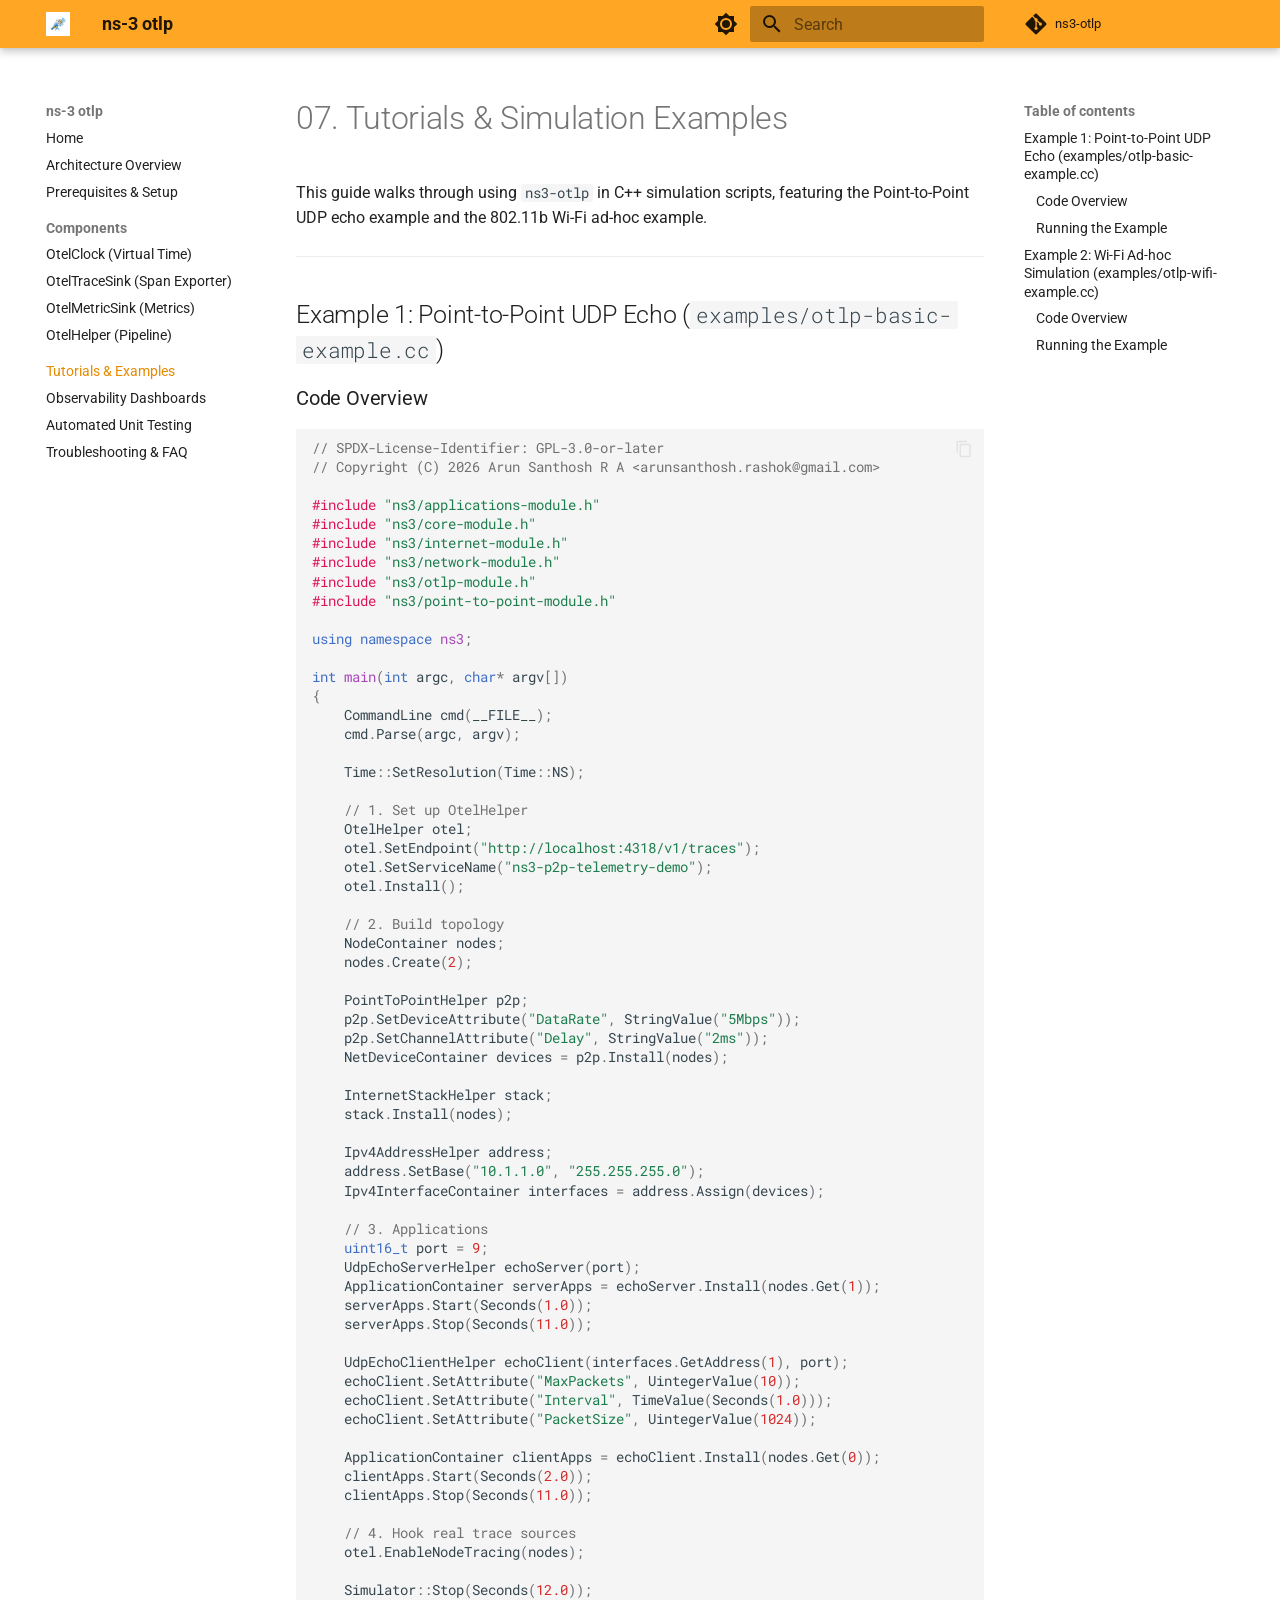
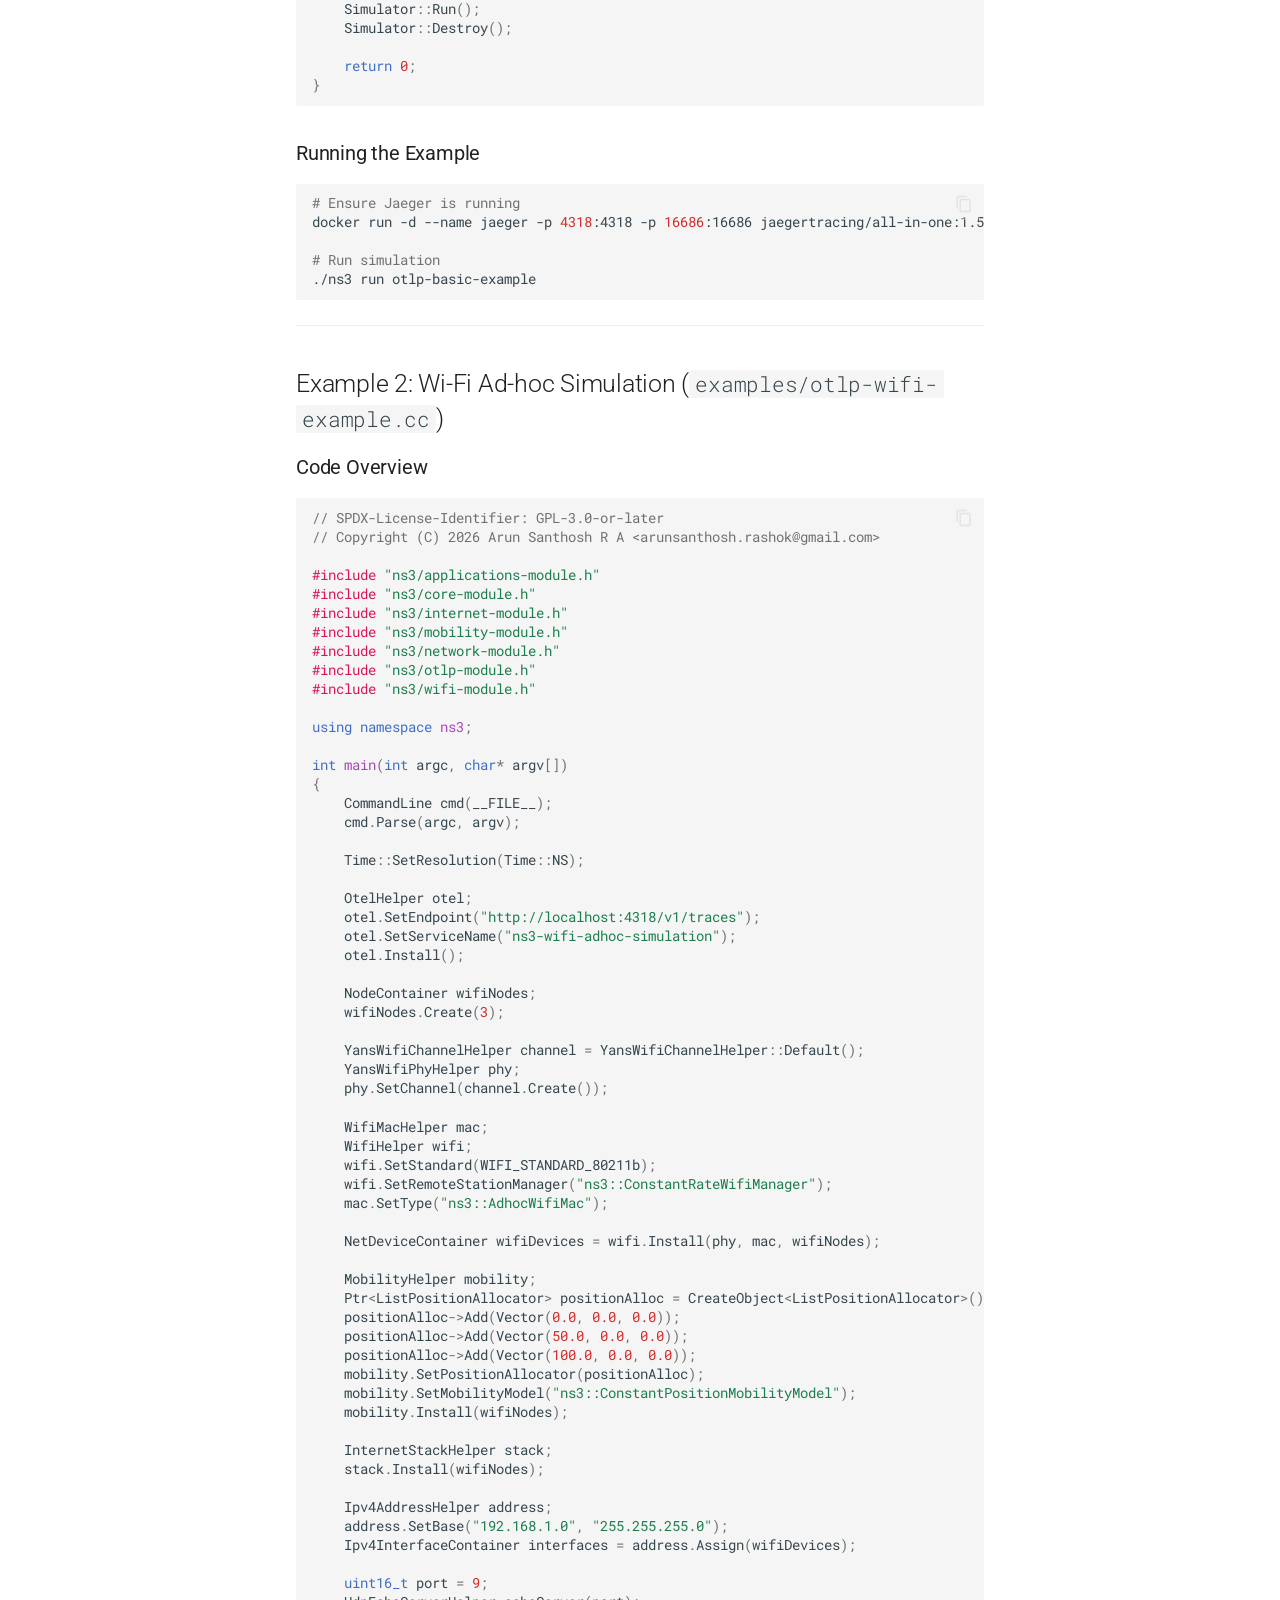
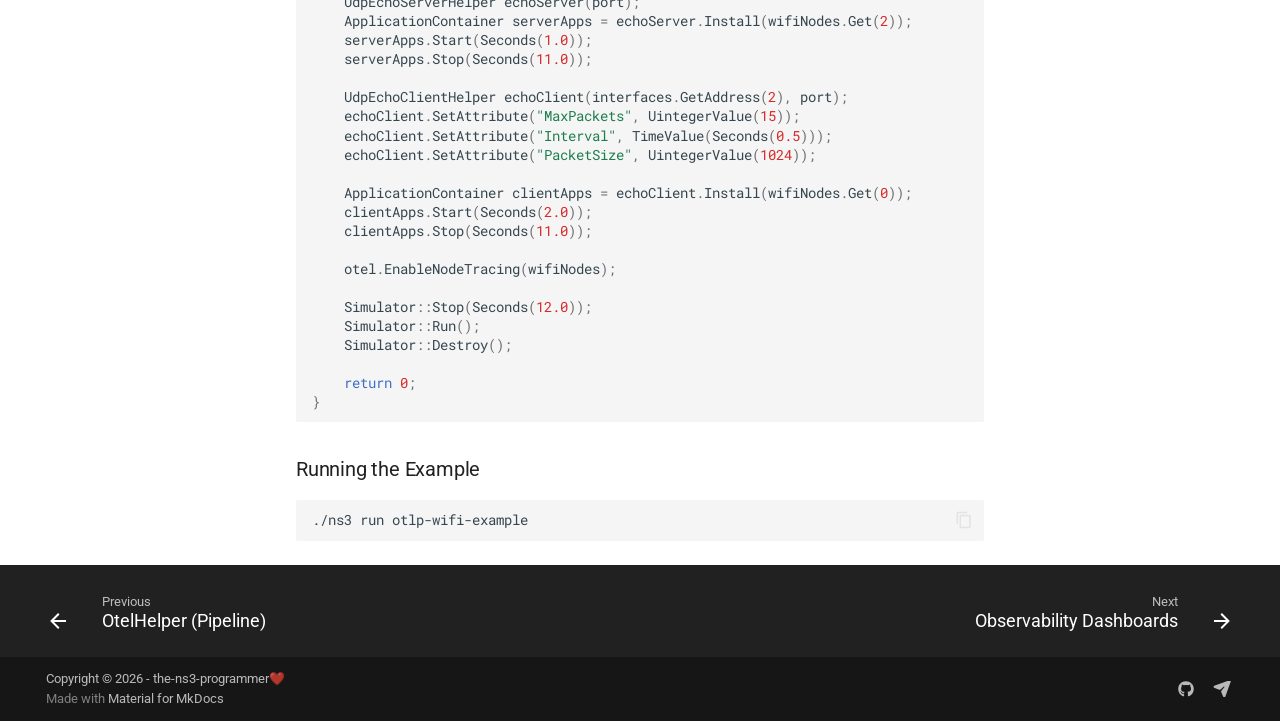
<file: 07_tutorials_and_examples/index.html>
<!doctype html>
<html lang="en" class="no-js">
  <head>
    
      <meta charset="utf-8">
      <meta name="viewport" content="width=device-width,initial-scale=1">
      
        <meta name="description" content="Native OpenTelemetry Exporter Module for Network Simulator 3">
      
      
      
      
        <link rel="prev" href="../06_otel_helper/">
      
      
        <link rel="next" href="../08_observability_dashboards/">
      
      
        
      
      
      <link rel="icon" href="../asset/logo.png">
      <meta name="generator" content="mkdocs-1.6.1, mkdocs-material-9.7.7">
    
    
      
        <title>Tutorials & Examples - ns-3 otlp</title>
      
    
    
      <link rel="stylesheet" href="../assets/stylesheets/main.ec1eaa64.min.css">
      
        
        <link rel="stylesheet" href="../assets/stylesheets/palette.ab4e12ef.min.css">
      
      


    
    
      
    
    
      
        
        
        <link rel="preconnect" href="https://fonts.gstatic.com" crossorigin>
        <link rel="stylesheet" href="https://fonts.googleapis.com/css?family=Roboto:300,300i,400,400i,700,700i%7CRoboto+Mono:400,400i,700,700i&display=fallback">
        <style>:root{--md-text-font:"Roboto";--md-code-font:"Roboto Mono"}</style>
      
    
    
      <link rel="stylesheet" href="../extra.css">
    
    <script>__md_scope=new URL("..",location),__md_hash=e=>[...e].reduce(((e,_)=>(e<<5)-e+_.charCodeAt(0)),0),__md_get=(e,_=localStorage,t=__md_scope)=>JSON.parse(_.getItem(t.pathname+"."+e)),__md_set=(e,_,t=localStorage,a=__md_scope)=>{try{t.setItem(a.pathname+"."+e,JSON.stringify(_))}catch(e){}}</script>
    
      

    
    
  </head>
  
  
    
    
      
    
    
    
    
    <body dir="ltr" data-md-color-scheme="default" data-md-color-primary="orange" data-md-color-accent="indigo">
  
    
    <input class="md-toggle" data-md-toggle="drawer" type="checkbox" id="__drawer" autocomplete="off">
    <input class="md-toggle" data-md-toggle="search" type="checkbox" id="__search" autocomplete="off">
    <label class="md-overlay" for="__drawer"></label>
    <div data-md-component="skip">
      
        
        <a href="#07-tutorials-simulation-examples" class="md-skip">
          Skip to content
        </a>
      
    </div>
    <div data-md-component="announce">
      
    </div>
    
    
      

  

<header class="md-header md-header--shadow" data-md-component="header">
  <nav class="md-header__inner md-grid" aria-label="Header">
    <a href=".." title="ns-3 otlp" class="md-header__button md-logo" aria-label="ns-3 otlp" data-md-component="logo">
      
  <img src="../asset/logo.png" alt="logo">

    </a>
    <label class="md-header__button md-icon" for="__drawer">
      
      <svg xmlns="http://www.w3.org/2000/svg" viewBox="0 0 24 24"><path d="M3 6h18v2H3zm0 5h18v2H3zm0 5h18v2H3z"/></svg>
    </label>
    <div class="md-header__title" data-md-component="header-title">
      <div class="md-header__ellipsis">
        <div class="md-header__topic">
          <span class="md-ellipsis">
            ns-3 otlp
          </span>
        </div>
        <div class="md-header__topic" data-md-component="header-topic">
          <span class="md-ellipsis">
            
              Tutorials & Examples
            
          </span>
        </div>
      </div>
    </div>
    
      
        <form class="md-header__option" data-md-component="palette">
  
    
    
    
    <input class="md-option" data-md-color-media="" data-md-color-scheme="default" data-md-color-primary="orange" data-md-color-accent="indigo"  aria-label="Switch to dark mode"  type="radio" name="__palette" id="__palette_0">
    
      <label class="md-header__button md-icon" title="Switch to dark mode" for="__palette_1" hidden>
        <svg xmlns="http://www.w3.org/2000/svg" viewBox="0 0 24 24"><path d="M12 8a4 4 0 0 0-4 4 4 4 0 0 0 4 4 4 4 0 0 0 4-4 4 4 0 0 0-4-4m0 10a6 6 0 0 1-6-6 6 6 0 0 1 6-6 6 6 0 0 1 6 6 6 6 0 0 1-6 6m8-9.31V4h-4.69L12 .69 8.69 4H4v4.69L.69 12 4 15.31V20h4.69L12 23.31 15.31 20H20v-4.69L23.31 12z"/></svg>
      </label>
    
  
    
    
    
    <input class="md-option" data-md-color-media="" data-md-color-scheme="slate" data-md-color-primary="indigo" data-md-color-accent="orange"  aria-label="Switch to light mode"  type="radio" name="__palette" id="__palette_1">
    
      <label class="md-header__button md-icon" title="Switch to light mode" for="__palette_0" hidden>
        <svg xmlns="http://www.w3.org/2000/svg" viewBox="0 0 24 24"><path d="M12 18c-.89 0-1.74-.2-2.5-.55C11.56 16.5 13 14.42 13 12s-1.44-4.5-3.5-5.45C10.26 6.2 11.11 6 12 6a6 6 0 0 1 6 6 6 6 0 0 1-6 6m8-9.31V4h-4.69L12 .69 8.69 4H4v4.69L.69 12 4 15.31V20h4.69L12 23.31 15.31 20H20v-4.69L23.31 12z"/></svg>
      </label>
    
  
</form>
      
    
    
      <script>var palette=__md_get("__palette");if(palette&&palette.color){if("(prefers-color-scheme)"===palette.color.media){var media=matchMedia("(prefers-color-scheme: light)"),input=document.querySelector(media.matches?"[data-md-color-media='(prefers-color-scheme: light)']":"[data-md-color-media='(prefers-color-scheme: dark)']");palette.color.media=input.getAttribute("data-md-color-media"),palette.color.scheme=input.getAttribute("data-md-color-scheme"),palette.color.primary=input.getAttribute("data-md-color-primary"),palette.color.accent=input.getAttribute("data-md-color-accent")}for(var[key,value]of Object.entries(palette.color))document.body.setAttribute("data-md-color-"+key,value)}</script>
    
    
    
      
      
        <label class="md-header__button md-icon" for="__search">
          
          <svg xmlns="http://www.w3.org/2000/svg" viewBox="0 0 24 24"><path d="M9.5 3A6.5 6.5 0 0 1 16 9.5c0 1.61-.59 3.09-1.56 4.23l.27.27h.79l5 5-1.5 1.5-5-5v-.79l-.27-.27A6.52 6.52 0 0 1 9.5 16 6.5 6.5 0 0 1 3 9.5 6.5 6.5 0 0 1 9.5 3m0 2C7 5 5 7 5 9.5S7 14 9.5 14 14 12 14 9.5 12 5 9.5 5"/></svg>
        </label>
        <div class="md-search" data-md-component="search" role="dialog">
  <label class="md-search__overlay" for="__search"></label>
  <div class="md-search__inner" role="search">
    <form class="md-search__form" name="search">
      <input type="text" class="md-search__input" name="query" aria-label="Search" placeholder="Search" autocapitalize="off" autocorrect="off" autocomplete="off" spellcheck="false" data-md-component="search-query" required>
      <label class="md-search__icon md-icon" for="__search">
        
        <svg xmlns="http://www.w3.org/2000/svg" viewBox="0 0 24 24"><path d="M9.5 3A6.5 6.5 0 0 1 16 9.5c0 1.61-.59 3.09-1.56 4.23l.27.27h.79l5 5-1.5 1.5-5-5v-.79l-.27-.27A6.52 6.52 0 0 1 9.5 16 6.5 6.5 0 0 1 3 9.5 6.5 6.5 0 0 1 9.5 3m0 2C7 5 5 7 5 9.5S7 14 9.5 14 14 12 14 9.5 12 5 9.5 5"/></svg>
        
        <svg xmlns="http://www.w3.org/2000/svg" viewBox="0 0 24 24"><path d="M20 11v2H8l5.5 5.5-1.42 1.42L4.16 12l7.92-7.92L13.5 5.5 8 11z"/></svg>
      </label>
      <nav class="md-search__options" aria-label="Search">
        
        <button type="reset" class="md-search__icon md-icon" title="Clear" aria-label="Clear" tabindex="-1">
          
          <svg xmlns="http://www.w3.org/2000/svg" viewBox="0 0 24 24"><path d="M19 6.41 17.59 5 12 10.59 6.41 5 5 6.41 10.59 12 5 17.59 6.41 19 12 13.41 17.59 19 19 17.59 13.41 12z"/></svg>
        </button>
      </nav>
      
        <div class="md-search__suggest" data-md-component="search-suggest"></div>
      
    </form>
    <div class="md-search__output">
      <div class="md-search__scrollwrap" tabindex="0" data-md-scrollfix>
        <div class="md-search-result" data-md-component="search-result">
          <div class="md-search-result__meta">
            Initializing search
          </div>
          <ol class="md-search-result__list" role="presentation"></ol>
        </div>
      </div>
    </div>
  </div>
</div>
      
    
    
      <div class="md-header__source">
        <a href="https://github.com/the-ns3-programmer/ns3-otlp" title="Go to repository" class="md-source" data-md-component="source">
  <div class="md-source__icon md-icon">
    
    <svg xmlns="http://www.w3.org/2000/svg" viewBox="0 0 448 512"><!--! Font Awesome Free 7.1.0 by @fontawesome - https://fontawesome.com License - https://fontawesome.com/license/free (Icons: CC BY 4.0, Fonts: SIL OFL 1.1, Code: MIT License) Copyright 2025 Fonticons, Inc.--><path d="M439.6 236.1 244 40.5c-5.4-5.5-12.8-8.5-20.4-8.5s-15 3-20.4 8.4L162.5 81l51.5 51.5c27.1-9.1 52.7 16.8 43.4 43.7l49.7 49.7c34.2-11.8 61.2 31 35.5 56.7-26.5 26.5-70.2-2.9-56-37.3L240.3 199v121.9c25.3 12.5 22.3 41.8 9.1 55-6.4 6.4-15.2 10.1-24.3 10.1s-17.8-3.6-24.3-10.1c-17.6-17.6-11.1-46.9 11.2-56v-123c-20.8-8.5-24.6-30.7-18.6-45L142.6 101 8.5 235.1C3 240.6 0 247.9 0 255.5s3 15 8.5 20.4l195.6 195.7c5.4 5.4 12.7 8.4 20.4 8.4s15-3 20.4-8.4l194.7-194.7c5.4-5.4 8.4-12.8 8.4-20.4s-3-15-8.4-20.4"/></svg>
  </div>
  <div class="md-source__repository">
    ns3-otlp
  </div>
</a>
      </div>
    
  </nav>
  
</header>
    
    <div class="md-container" data-md-component="container">
      
      
        
          
        
      
      <main class="md-main" data-md-component="main">
        <div class="md-main__inner md-grid">
          
            
              
              <div class="md-sidebar md-sidebar--primary" data-md-component="sidebar" data-md-type="navigation" >
                <div class="md-sidebar__scrollwrap">
                  <div class="md-sidebar__inner">
                    



<nav class="md-nav md-nav--primary" aria-label="Navigation" data-md-level="0">
  <label class="md-nav__title" for="__drawer">
    <a href=".." title="ns-3 otlp" class="md-nav__button md-logo" aria-label="ns-3 otlp" data-md-component="logo">
      
  <img src="../asset/logo.png" alt="logo">

    </a>
    ns-3 otlp
  </label>
  
    <div class="md-nav__source">
      <a href="https://github.com/the-ns3-programmer/ns3-otlp" title="Go to repository" class="md-source" data-md-component="source">
  <div class="md-source__icon md-icon">
    
    <svg xmlns="http://www.w3.org/2000/svg" viewBox="0 0 448 512"><!--! Font Awesome Free 7.1.0 by @fontawesome - https://fontawesome.com License - https://fontawesome.com/license/free (Icons: CC BY 4.0, Fonts: SIL OFL 1.1, Code: MIT License) Copyright 2025 Fonticons, Inc.--><path d="M439.6 236.1 244 40.5c-5.4-5.5-12.8-8.5-20.4-8.5s-15 3-20.4 8.4L162.5 81l51.5 51.5c27.1-9.1 52.7 16.8 43.4 43.7l49.7 49.7c34.2-11.8 61.2 31 35.5 56.7-26.5 26.5-70.2-2.9-56-37.3L240.3 199v121.9c25.3 12.5 22.3 41.8 9.1 55-6.4 6.4-15.2 10.1-24.3 10.1s-17.8-3.6-24.3-10.1c-17.6-17.6-11.1-46.9 11.2-56v-123c-20.8-8.5-24.6-30.7-18.6-45L142.6 101 8.5 235.1C3 240.6 0 247.9 0 255.5s3 15 8.5 20.4l195.6 195.7c5.4 5.4 12.7 8.4 20.4 8.4s15-3 20.4-8.4l194.7-194.7c5.4-5.4 8.4-12.8 8.4-20.4s-3-15-8.4-20.4"/></svg>
  </div>
  <div class="md-source__repository">
    ns3-otlp
  </div>
</a>
    </div>
  
  <ul class="md-nav__list" data-md-scrollfix>
    
      
      
  
  
  
  
    <li class="md-nav__item">
      <a href=".." class="md-nav__link">
        
  
  
  <span class="md-ellipsis">
    
  
    Home
  

    
  </span>
  
  

      </a>
    </li>
  

    
      
      
  
  
  
  
    <li class="md-nav__item">
      <a href="../01_architecture_overview/" class="md-nav__link">
        
  
  
  <span class="md-ellipsis">
    
  
    Architecture Overview
  

    
  </span>
  
  

      </a>
    </li>
  

    
      
      
  
  
  
  
    <li class="md-nav__item">
      <a href="../02_prerequisites_and_setup/" class="md-nav__link">
        
  
  
  <span class="md-ellipsis">
    
  
    Prerequisites & Setup
  

    
  </span>
  
  

      </a>
    </li>
  

    
      
      
  
  
  
  
    
    
    
    
      
        
        
      
    
    
    <li class="md-nav__item md-nav__item--section md-nav__item--nested">
      
        
        
        <input class="md-nav__toggle md-toggle " type="checkbox" id="__nav_4" >
        
          
          <label class="md-nav__link" for="__nav_4" id="__nav_4_label" tabindex="">
            
  
  
  <span class="md-ellipsis">
    
  
    Components
  

    
  </span>
  
  

            <span class="md-nav__icon md-icon"></span>
          </label>
        
        <nav class="md-nav" data-md-level="1" aria-labelledby="__nav_4_label" aria-expanded="false">
          <label class="md-nav__title" for="__nav_4">
            <span class="md-nav__icon md-icon"></span>
            
  
    Components
  

          </label>
          <ul class="md-nav__list" data-md-scrollfix>
            
              
                
  
  
  
  
    <li class="md-nav__item">
      <a href="../03_otel_clock/" class="md-nav__link">
        
  
  
  <span class="md-ellipsis">
    
  
    OtelClock (Virtual Time)
  

    
  </span>
  
  

      </a>
    </li>
  

              
            
              
                
  
  
  
  
    <li class="md-nav__item">
      <a href="../04_otel_trace_sink/" class="md-nav__link">
        
  
  
  <span class="md-ellipsis">
    
  
    OtelTraceSink (Span Exporter)
  

    
  </span>
  
  

      </a>
    </li>
  

              
            
              
                
  
  
  
  
    <li class="md-nav__item">
      <a href="../05_otel_metric_sink/" class="md-nav__link">
        
  
  
  <span class="md-ellipsis">
    
  
    OtelMetricSink (Metrics)
  

    
  </span>
  
  

      </a>
    </li>
  

              
            
              
                
  
  
  
  
    <li class="md-nav__item">
      <a href="../06_otel_helper/" class="md-nav__link">
        
  
  
  <span class="md-ellipsis">
    
  
    OtelHelper (Pipeline)
  

    
  </span>
  
  

      </a>
    </li>
  

              
            
          </ul>
        </nav>
      
    </li>
  

    
      
      
  
  
    
  
  
  
    <li class="md-nav__item md-nav__item--active">
      
      <input class="md-nav__toggle md-toggle" type="checkbox" id="__toc">
      
      
        
      
      
        <label class="md-nav__link md-nav__link--active" for="__toc">
          
  
  
  <span class="md-ellipsis">
    
  
    Tutorials & Examples
  

    
  </span>
  
  

          <span class="md-nav__icon md-icon"></span>
        </label>
      
      <a href="./" class="md-nav__link md-nav__link--active">
        
  
  
  <span class="md-ellipsis">
    
  
    Tutorials & Examples
  

    
  </span>
  
  

      </a>
      
        

<nav class="md-nav md-nav--secondary" aria-label="Table of contents">
  
  
  
    
  
  
    <label class="md-nav__title" for="__toc">
      <span class="md-nav__icon md-icon"></span>
      Table of contents
    </label>
    <ul class="md-nav__list" data-md-component="toc" data-md-scrollfix>
      
        <li class="md-nav__item">
  <a href="#example-1-point-to-point-udp-echo-examplesotlp-basic-examplecc" class="md-nav__link">
    <span class="md-ellipsis">
      
        Example 1: Point-to-Point UDP Echo (examples/otlp-basic-example.cc)
      
    </span>
  </a>
  
    <nav class="md-nav" aria-label="Example 1: Point-to-Point UDP Echo (examples/otlp-basic-example.cc)">
      <ul class="md-nav__list">
        
          <li class="md-nav__item">
  <a href="#code-overview" class="md-nav__link">
    <span class="md-ellipsis">
      
        Code Overview
      
    </span>
  </a>
  
</li>
        
          <li class="md-nav__item">
  <a href="#running-the-example" class="md-nav__link">
    <span class="md-ellipsis">
      
        Running the Example
      
    </span>
  </a>
  
</li>
        
      </ul>
    </nav>
  
</li>
      
        <li class="md-nav__item">
  <a href="#example-2-wi-fi-ad-hoc-simulation-examplesotlp-wifi-examplecc" class="md-nav__link">
    <span class="md-ellipsis">
      
        Example 2: Wi-Fi Ad-hoc Simulation (examples/otlp-wifi-example.cc)
      
    </span>
  </a>
  
    <nav class="md-nav" aria-label="Example 2: Wi-Fi Ad-hoc Simulation (examples/otlp-wifi-example.cc)">
      <ul class="md-nav__list">
        
          <li class="md-nav__item">
  <a href="#code-overview_1" class="md-nav__link">
    <span class="md-ellipsis">
      
        Code Overview
      
    </span>
  </a>
  
</li>
        
          <li class="md-nav__item">
  <a href="#running-the-example_1" class="md-nav__link">
    <span class="md-ellipsis">
      
        Running the Example
      
    </span>
  </a>
  
</li>
        
      </ul>
    </nav>
  
</li>
      
    </ul>
  
</nav>
      
    </li>
  

    
      
      
  
  
  
  
    <li class="md-nav__item">
      <a href="../08_observability_dashboards/" class="md-nav__link">
        
  
  
  <span class="md-ellipsis">
    
  
    Observability Dashboards
  

    
  </span>
  
  

      </a>
    </li>
  

    
      
      
  
  
  
  
    <li class="md-nav__item">
      <a href="../09_unit_testing/" class="md-nav__link">
        
  
  
  <span class="md-ellipsis">
    
  
    Automated Unit Testing
  

    
  </span>
  
  

      </a>
    </li>
  

    
      
      
  
  
  
  
    <li class="md-nav__item">
      <a href="../10_troubleshooting_faq/" class="md-nav__link">
        
  
  
  <span class="md-ellipsis">
    
  
    Troubleshooting & FAQ
  

    
  </span>
  
  

      </a>
    </li>
  

    
  </ul>
</nav>
                  </div>
                </div>
              </div>
            
            
              
              <div class="md-sidebar md-sidebar--secondary" data-md-component="sidebar" data-md-type="toc" >
                <div class="md-sidebar__scrollwrap">
                  <div class="md-sidebar__inner">
                    

<nav class="md-nav md-nav--secondary" aria-label="Table of contents">
  
  
  
    
  
  
    <label class="md-nav__title" for="__toc">
      <span class="md-nav__icon md-icon"></span>
      Table of contents
    </label>
    <ul class="md-nav__list" data-md-component="toc" data-md-scrollfix>
      
        <li class="md-nav__item">
  <a href="#example-1-point-to-point-udp-echo-examplesotlp-basic-examplecc" class="md-nav__link">
    <span class="md-ellipsis">
      
        Example 1: Point-to-Point UDP Echo (examples/otlp-basic-example.cc)
      
    </span>
  </a>
  
    <nav class="md-nav" aria-label="Example 1: Point-to-Point UDP Echo (examples/otlp-basic-example.cc)">
      <ul class="md-nav__list">
        
          <li class="md-nav__item">
  <a href="#code-overview" class="md-nav__link">
    <span class="md-ellipsis">
      
        Code Overview
      
    </span>
  </a>
  
</li>
        
          <li class="md-nav__item">
  <a href="#running-the-example" class="md-nav__link">
    <span class="md-ellipsis">
      
        Running the Example
      
    </span>
  </a>
  
</li>
        
      </ul>
    </nav>
  
</li>
      
        <li class="md-nav__item">
  <a href="#example-2-wi-fi-ad-hoc-simulation-examplesotlp-wifi-examplecc" class="md-nav__link">
    <span class="md-ellipsis">
      
        Example 2: Wi-Fi Ad-hoc Simulation (examples/otlp-wifi-example.cc)
      
    </span>
  </a>
  
    <nav class="md-nav" aria-label="Example 2: Wi-Fi Ad-hoc Simulation (examples/otlp-wifi-example.cc)">
      <ul class="md-nav__list">
        
          <li class="md-nav__item">
  <a href="#code-overview_1" class="md-nav__link">
    <span class="md-ellipsis">
      
        Code Overview
      
    </span>
  </a>
  
</li>
        
          <li class="md-nav__item">
  <a href="#running-the-example_1" class="md-nav__link">
    <span class="md-ellipsis">
      
        Running the Example
      
    </span>
  </a>
  
</li>
        
      </ul>
    </nav>
  
</li>
      
    </ul>
  
</nav>
                  </div>
                </div>
              </div>
            
          
          
            <div class="md-content" data-md-component="content">
              
              <article class="md-content__inner md-typeset">
                
                  


  
  


<h1 id="07-tutorials-simulation-examples">07. Tutorials &amp; Simulation Examples<a class="headerlink" href="#07-tutorials-simulation-examples" title="Permanent link">&para;</a></h1>
<p>This guide walks through using <code>ns3-otlp</code> in C++ simulation scripts, featuring the Point-to-Point UDP echo example and the 802.11b Wi-Fi ad-hoc example.</p>
<hr />
<h2 id="example-1-point-to-point-udp-echo-examplesotlp-basic-examplecc">Example 1: Point-to-Point UDP Echo (<code>examples/otlp-basic-example.cc</code>)<a class="headerlink" href="#example-1-point-to-point-udp-echo-examplesotlp-basic-examplecc" title="Permanent link">&para;</a></h2>
<h3 id="code-overview">Code Overview<a class="headerlink" href="#code-overview" title="Permanent link">&para;</a></h3>
<div class="highlight"><pre><span></span><code><span class="c1">// SPDX-License-Identifier: GPL-3.0-or-later</span>
<span class="c1">// Copyright (C) 2026 Arun Santhosh R A &lt;arunsanthosh.rashok@gmail.com&gt;</span>

<span class="cp">#include</span><span class="w"> </span><span class="cpf">&quot;ns3/applications-module.h&quot;</span>
<span class="cp">#include</span><span class="w"> </span><span class="cpf">&quot;ns3/core-module.h&quot;</span>
<span class="cp">#include</span><span class="w"> </span><span class="cpf">&quot;ns3/internet-module.h&quot;</span>
<span class="cp">#include</span><span class="w"> </span><span class="cpf">&quot;ns3/network-module.h&quot;</span>
<span class="cp">#include</span><span class="w"> </span><span class="cpf">&quot;ns3/otlp-module.h&quot;</span>
<span class="cp">#include</span><span class="w"> </span><span class="cpf">&quot;ns3/point-to-point-module.h&quot;</span>

<span class="k">using</span><span class="w"> </span><span class="k">namespace</span><span class="w"> </span><span class="nn">ns3</span><span class="p">;</span>

<span class="kt">int</span><span class="w"> </span><span class="nf">main</span><span class="p">(</span><span class="kt">int</span><span class="w"> </span><span class="n">argc</span><span class="p">,</span><span class="w"> </span><span class="kt">char</span><span class="o">*</span><span class="w"> </span><span class="n">argv</span><span class="p">[])</span>
<span class="p">{</span>
<span class="w">    </span><span class="n">CommandLine</span><span class="w"> </span><span class="n">cmd</span><span class="p">(</span><span class="n">__FILE__</span><span class="p">);</span>
<span class="w">    </span><span class="n">cmd</span><span class="p">.</span><span class="n">Parse</span><span class="p">(</span><span class="n">argc</span><span class="p">,</span><span class="w"> </span><span class="n">argv</span><span class="p">);</span>

<span class="w">    </span><span class="n">Time</span><span class="o">::</span><span class="n">SetResolution</span><span class="p">(</span><span class="n">Time</span><span class="o">::</span><span class="n">NS</span><span class="p">);</span>

<span class="w">    </span><span class="c1">// 1. Set up OtelHelper</span>
<span class="w">    </span><span class="n">OtelHelper</span><span class="w"> </span><span class="n">otel</span><span class="p">;</span>
<span class="w">    </span><span class="n">otel</span><span class="p">.</span><span class="n">SetEndpoint</span><span class="p">(</span><span class="s">&quot;http://localhost:4318/v1/traces&quot;</span><span class="p">);</span>
<span class="w">    </span><span class="n">otel</span><span class="p">.</span><span class="n">SetServiceName</span><span class="p">(</span><span class="s">&quot;ns3-p2p-telemetry-demo&quot;</span><span class="p">);</span>
<span class="w">    </span><span class="n">otel</span><span class="p">.</span><span class="n">Install</span><span class="p">();</span>

<span class="w">    </span><span class="c1">// 2. Build topology</span>
<span class="w">    </span><span class="n">NodeContainer</span><span class="w"> </span><span class="n">nodes</span><span class="p">;</span>
<span class="w">    </span><span class="n">nodes</span><span class="p">.</span><span class="n">Create</span><span class="p">(</span><span class="mi">2</span><span class="p">);</span>

<span class="w">    </span><span class="n">PointToPointHelper</span><span class="w"> </span><span class="n">p2p</span><span class="p">;</span>
<span class="w">    </span><span class="n">p2p</span><span class="p">.</span><span class="n">SetDeviceAttribute</span><span class="p">(</span><span class="s">&quot;DataRate&quot;</span><span class="p">,</span><span class="w"> </span><span class="n">StringValue</span><span class="p">(</span><span class="s">&quot;5Mbps&quot;</span><span class="p">));</span>
<span class="w">    </span><span class="n">p2p</span><span class="p">.</span><span class="n">SetChannelAttribute</span><span class="p">(</span><span class="s">&quot;Delay&quot;</span><span class="p">,</span><span class="w"> </span><span class="n">StringValue</span><span class="p">(</span><span class="s">&quot;2ms&quot;</span><span class="p">));</span>
<span class="w">    </span><span class="n">NetDeviceContainer</span><span class="w"> </span><span class="n">devices</span><span class="w"> </span><span class="o">=</span><span class="w"> </span><span class="n">p2p</span><span class="p">.</span><span class="n">Install</span><span class="p">(</span><span class="n">nodes</span><span class="p">);</span>

<span class="w">    </span><span class="n">InternetStackHelper</span><span class="w"> </span><span class="n">stack</span><span class="p">;</span>
<span class="w">    </span><span class="n">stack</span><span class="p">.</span><span class="n">Install</span><span class="p">(</span><span class="n">nodes</span><span class="p">);</span>

<span class="w">    </span><span class="n">Ipv4AddressHelper</span><span class="w"> </span><span class="n">address</span><span class="p">;</span>
<span class="w">    </span><span class="n">address</span><span class="p">.</span><span class="n">SetBase</span><span class="p">(</span><span class="s">&quot;10.1.1.0&quot;</span><span class="p">,</span><span class="w"> </span><span class="s">&quot;255.255.255.0&quot;</span><span class="p">);</span>
<span class="w">    </span><span class="n">Ipv4InterfaceContainer</span><span class="w"> </span><span class="n">interfaces</span><span class="w"> </span><span class="o">=</span><span class="w"> </span><span class="n">address</span><span class="p">.</span><span class="n">Assign</span><span class="p">(</span><span class="n">devices</span><span class="p">);</span>

<span class="w">    </span><span class="c1">// 3. Applications</span>
<span class="w">    </span><span class="kt">uint16_t</span><span class="w"> </span><span class="n">port</span><span class="w"> </span><span class="o">=</span><span class="w"> </span><span class="mi">9</span><span class="p">;</span>
<span class="w">    </span><span class="n">UdpEchoServerHelper</span><span class="w"> </span><span class="n">echoServer</span><span class="p">(</span><span class="n">port</span><span class="p">);</span>
<span class="w">    </span><span class="n">ApplicationContainer</span><span class="w"> </span><span class="n">serverApps</span><span class="w"> </span><span class="o">=</span><span class="w"> </span><span class="n">echoServer</span><span class="p">.</span><span class="n">Install</span><span class="p">(</span><span class="n">nodes</span><span class="p">.</span><span class="n">Get</span><span class="p">(</span><span class="mi">1</span><span class="p">));</span>
<span class="w">    </span><span class="n">serverApps</span><span class="p">.</span><span class="n">Start</span><span class="p">(</span><span class="n">Seconds</span><span class="p">(</span><span class="mf">1.0</span><span class="p">));</span>
<span class="w">    </span><span class="n">serverApps</span><span class="p">.</span><span class="n">Stop</span><span class="p">(</span><span class="n">Seconds</span><span class="p">(</span><span class="mf">11.0</span><span class="p">));</span>

<span class="w">    </span><span class="n">UdpEchoClientHelper</span><span class="w"> </span><span class="n">echoClient</span><span class="p">(</span><span class="n">interfaces</span><span class="p">.</span><span class="n">GetAddress</span><span class="p">(</span><span class="mi">1</span><span class="p">),</span><span class="w"> </span><span class="n">port</span><span class="p">);</span>
<span class="w">    </span><span class="n">echoClient</span><span class="p">.</span><span class="n">SetAttribute</span><span class="p">(</span><span class="s">&quot;MaxPackets&quot;</span><span class="p">,</span><span class="w"> </span><span class="n">UintegerValue</span><span class="p">(</span><span class="mi">10</span><span class="p">));</span>
<span class="w">    </span><span class="n">echoClient</span><span class="p">.</span><span class="n">SetAttribute</span><span class="p">(</span><span class="s">&quot;Interval&quot;</span><span class="p">,</span><span class="w"> </span><span class="n">TimeValue</span><span class="p">(</span><span class="n">Seconds</span><span class="p">(</span><span class="mf">1.0</span><span class="p">)));</span>
<span class="w">    </span><span class="n">echoClient</span><span class="p">.</span><span class="n">SetAttribute</span><span class="p">(</span><span class="s">&quot;PacketSize&quot;</span><span class="p">,</span><span class="w"> </span><span class="n">UintegerValue</span><span class="p">(</span><span class="mi">1024</span><span class="p">));</span>

<span class="w">    </span><span class="n">ApplicationContainer</span><span class="w"> </span><span class="n">clientApps</span><span class="w"> </span><span class="o">=</span><span class="w"> </span><span class="n">echoClient</span><span class="p">.</span><span class="n">Install</span><span class="p">(</span><span class="n">nodes</span><span class="p">.</span><span class="n">Get</span><span class="p">(</span><span class="mi">0</span><span class="p">));</span>
<span class="w">    </span><span class="n">clientApps</span><span class="p">.</span><span class="n">Start</span><span class="p">(</span><span class="n">Seconds</span><span class="p">(</span><span class="mf">2.0</span><span class="p">));</span>
<span class="w">    </span><span class="n">clientApps</span><span class="p">.</span><span class="n">Stop</span><span class="p">(</span><span class="n">Seconds</span><span class="p">(</span><span class="mf">11.0</span><span class="p">));</span>

<span class="w">    </span><span class="c1">// 4. Hook real trace sources</span>
<span class="w">    </span><span class="n">otel</span><span class="p">.</span><span class="n">EnableNodeTracing</span><span class="p">(</span><span class="n">nodes</span><span class="p">);</span>

<span class="w">    </span><span class="n">Simulator</span><span class="o">::</span><span class="n">Stop</span><span class="p">(</span><span class="n">Seconds</span><span class="p">(</span><span class="mf">12.0</span><span class="p">));</span>
<span class="w">    </span><span class="n">Simulator</span><span class="o">::</span><span class="n">Run</span><span class="p">();</span>
<span class="w">    </span><span class="n">Simulator</span><span class="o">::</span><span class="n">Destroy</span><span class="p">();</span>

<span class="w">    </span><span class="k">return</span><span class="w"> </span><span class="mi">0</span><span class="p">;</span>
<span class="p">}</span>
</code></pre></div>
<h3 id="running-the-example">Running the Example<a class="headerlink" href="#running-the-example" title="Permanent link">&para;</a></h3>
<div class="highlight"><pre><span></span><code><span class="c1"># Ensure Jaeger is running</span>
docker<span class="w"> </span>run<span class="w"> </span>-d<span class="w"> </span>--name<span class="w"> </span>jaeger<span class="w"> </span>-p<span class="w"> </span><span class="m">4318</span>:4318<span class="w"> </span>-p<span class="w"> </span><span class="m">16686</span>:16686<span class="w"> </span>jaegertracing/all-in-one:1.57

<span class="c1"># Run simulation</span>
./ns3<span class="w"> </span>run<span class="w"> </span>otlp-basic-example
</code></pre></div>
<hr />
<h2 id="example-2-wi-fi-ad-hoc-simulation-examplesotlp-wifi-examplecc">Example 2: Wi-Fi Ad-hoc Simulation (<code>examples/otlp-wifi-example.cc</code>)<a class="headerlink" href="#example-2-wi-fi-ad-hoc-simulation-examplesotlp-wifi-examplecc" title="Permanent link">&para;</a></h2>
<h3 id="code-overview_1">Code Overview<a class="headerlink" href="#code-overview_1" title="Permanent link">&para;</a></h3>
<div class="highlight"><pre><span></span><code><span class="c1">// SPDX-License-Identifier: GPL-3.0-or-later</span>
<span class="c1">// Copyright (C) 2026 Arun Santhosh R A &lt;arunsanthosh.rashok@gmail.com&gt;</span>

<span class="cp">#include</span><span class="w"> </span><span class="cpf">&quot;ns3/applications-module.h&quot;</span>
<span class="cp">#include</span><span class="w"> </span><span class="cpf">&quot;ns3/core-module.h&quot;</span>
<span class="cp">#include</span><span class="w"> </span><span class="cpf">&quot;ns3/internet-module.h&quot;</span>
<span class="cp">#include</span><span class="w"> </span><span class="cpf">&quot;ns3/mobility-module.h&quot;</span>
<span class="cp">#include</span><span class="w"> </span><span class="cpf">&quot;ns3/network-module.h&quot;</span>
<span class="cp">#include</span><span class="w"> </span><span class="cpf">&quot;ns3/otlp-module.h&quot;</span>
<span class="cp">#include</span><span class="w"> </span><span class="cpf">&quot;ns3/wifi-module.h&quot;</span>

<span class="k">using</span><span class="w"> </span><span class="k">namespace</span><span class="w"> </span><span class="nn">ns3</span><span class="p">;</span>

<span class="kt">int</span><span class="w"> </span><span class="nf">main</span><span class="p">(</span><span class="kt">int</span><span class="w"> </span><span class="n">argc</span><span class="p">,</span><span class="w"> </span><span class="kt">char</span><span class="o">*</span><span class="w"> </span><span class="n">argv</span><span class="p">[])</span>
<span class="p">{</span>
<span class="w">    </span><span class="n">CommandLine</span><span class="w"> </span><span class="n">cmd</span><span class="p">(</span><span class="n">__FILE__</span><span class="p">);</span>
<span class="w">    </span><span class="n">cmd</span><span class="p">.</span><span class="n">Parse</span><span class="p">(</span><span class="n">argc</span><span class="p">,</span><span class="w"> </span><span class="n">argv</span><span class="p">);</span>

<span class="w">    </span><span class="n">Time</span><span class="o">::</span><span class="n">SetResolution</span><span class="p">(</span><span class="n">Time</span><span class="o">::</span><span class="n">NS</span><span class="p">);</span>

<span class="w">    </span><span class="n">OtelHelper</span><span class="w"> </span><span class="n">otel</span><span class="p">;</span>
<span class="w">    </span><span class="n">otel</span><span class="p">.</span><span class="n">SetEndpoint</span><span class="p">(</span><span class="s">&quot;http://localhost:4318/v1/traces&quot;</span><span class="p">);</span>
<span class="w">    </span><span class="n">otel</span><span class="p">.</span><span class="n">SetServiceName</span><span class="p">(</span><span class="s">&quot;ns3-wifi-adhoc-simulation&quot;</span><span class="p">);</span>
<span class="w">    </span><span class="n">otel</span><span class="p">.</span><span class="n">Install</span><span class="p">();</span>

<span class="w">    </span><span class="n">NodeContainer</span><span class="w"> </span><span class="n">wifiNodes</span><span class="p">;</span>
<span class="w">    </span><span class="n">wifiNodes</span><span class="p">.</span><span class="n">Create</span><span class="p">(</span><span class="mi">3</span><span class="p">);</span>

<span class="w">    </span><span class="n">YansWifiChannelHelper</span><span class="w"> </span><span class="n">channel</span><span class="w"> </span><span class="o">=</span><span class="w"> </span><span class="n">YansWifiChannelHelper</span><span class="o">::</span><span class="n">Default</span><span class="p">();</span>
<span class="w">    </span><span class="n">YansWifiPhyHelper</span><span class="w"> </span><span class="n">phy</span><span class="p">;</span>
<span class="w">    </span><span class="n">phy</span><span class="p">.</span><span class="n">SetChannel</span><span class="p">(</span><span class="n">channel</span><span class="p">.</span><span class="n">Create</span><span class="p">());</span>

<span class="w">    </span><span class="n">WifiMacHelper</span><span class="w"> </span><span class="n">mac</span><span class="p">;</span>
<span class="w">    </span><span class="n">WifiHelper</span><span class="w"> </span><span class="n">wifi</span><span class="p">;</span>
<span class="w">    </span><span class="n">wifi</span><span class="p">.</span><span class="n">SetStandard</span><span class="p">(</span><span class="n">WIFI_STANDARD_80211b</span><span class="p">);</span>
<span class="w">    </span><span class="n">wifi</span><span class="p">.</span><span class="n">SetRemoteStationManager</span><span class="p">(</span><span class="s">&quot;ns3::ConstantRateWifiManager&quot;</span><span class="p">);</span>
<span class="w">    </span><span class="n">mac</span><span class="p">.</span><span class="n">SetType</span><span class="p">(</span><span class="s">&quot;ns3::AdhocWifiMac&quot;</span><span class="p">);</span>

<span class="w">    </span><span class="n">NetDeviceContainer</span><span class="w"> </span><span class="n">wifiDevices</span><span class="w"> </span><span class="o">=</span><span class="w"> </span><span class="n">wifi</span><span class="p">.</span><span class="n">Install</span><span class="p">(</span><span class="n">phy</span><span class="p">,</span><span class="w"> </span><span class="n">mac</span><span class="p">,</span><span class="w"> </span><span class="n">wifiNodes</span><span class="p">);</span>

<span class="w">    </span><span class="n">MobilityHelper</span><span class="w"> </span><span class="n">mobility</span><span class="p">;</span>
<span class="w">    </span><span class="n">Ptr</span><span class="o">&lt;</span><span class="n">ListPositionAllocator</span><span class="o">&gt;</span><span class="w"> </span><span class="n">positionAlloc</span><span class="w"> </span><span class="o">=</span><span class="w"> </span><span class="n">CreateObject</span><span class="o">&lt;</span><span class="n">ListPositionAllocator</span><span class="o">&gt;</span><span class="p">();</span>
<span class="w">    </span><span class="n">positionAlloc</span><span class="o">-&gt;</span><span class="n">Add</span><span class="p">(</span><span class="n">Vector</span><span class="p">(</span><span class="mf">0.0</span><span class="p">,</span><span class="w"> </span><span class="mf">0.0</span><span class="p">,</span><span class="w"> </span><span class="mf">0.0</span><span class="p">));</span>
<span class="w">    </span><span class="n">positionAlloc</span><span class="o">-&gt;</span><span class="n">Add</span><span class="p">(</span><span class="n">Vector</span><span class="p">(</span><span class="mf">50.0</span><span class="p">,</span><span class="w"> </span><span class="mf">0.0</span><span class="p">,</span><span class="w"> </span><span class="mf">0.0</span><span class="p">));</span>
<span class="w">    </span><span class="n">positionAlloc</span><span class="o">-&gt;</span><span class="n">Add</span><span class="p">(</span><span class="n">Vector</span><span class="p">(</span><span class="mf">100.0</span><span class="p">,</span><span class="w"> </span><span class="mf">0.0</span><span class="p">,</span><span class="w"> </span><span class="mf">0.0</span><span class="p">));</span>
<span class="w">    </span><span class="n">mobility</span><span class="p">.</span><span class="n">SetPositionAllocator</span><span class="p">(</span><span class="n">positionAlloc</span><span class="p">);</span>
<span class="w">    </span><span class="n">mobility</span><span class="p">.</span><span class="n">SetMobilityModel</span><span class="p">(</span><span class="s">&quot;ns3::ConstantPositionMobilityModel&quot;</span><span class="p">);</span>
<span class="w">    </span><span class="n">mobility</span><span class="p">.</span><span class="n">Install</span><span class="p">(</span><span class="n">wifiNodes</span><span class="p">);</span>

<span class="w">    </span><span class="n">InternetStackHelper</span><span class="w"> </span><span class="n">stack</span><span class="p">;</span>
<span class="w">    </span><span class="n">stack</span><span class="p">.</span><span class="n">Install</span><span class="p">(</span><span class="n">wifiNodes</span><span class="p">);</span>

<span class="w">    </span><span class="n">Ipv4AddressHelper</span><span class="w"> </span><span class="n">address</span><span class="p">;</span>
<span class="w">    </span><span class="n">address</span><span class="p">.</span><span class="n">SetBase</span><span class="p">(</span><span class="s">&quot;192.168.1.0&quot;</span><span class="p">,</span><span class="w"> </span><span class="s">&quot;255.255.255.0&quot;</span><span class="p">);</span>
<span class="w">    </span><span class="n">Ipv4InterfaceContainer</span><span class="w"> </span><span class="n">interfaces</span><span class="w"> </span><span class="o">=</span><span class="w"> </span><span class="n">address</span><span class="p">.</span><span class="n">Assign</span><span class="p">(</span><span class="n">wifiDevices</span><span class="p">);</span>

<span class="w">    </span><span class="kt">uint16_t</span><span class="w"> </span><span class="n">port</span><span class="w"> </span><span class="o">=</span><span class="w"> </span><span class="mi">9</span><span class="p">;</span>
<span class="w">    </span><span class="n">UdpEchoServerHelper</span><span class="w"> </span><span class="n">echoServer</span><span class="p">(</span><span class="n">port</span><span class="p">);</span>
<span class="w">    </span><span class="n">ApplicationContainer</span><span class="w"> </span><span class="n">serverApps</span><span class="w"> </span><span class="o">=</span><span class="w"> </span><span class="n">echoServer</span><span class="p">.</span><span class="n">Install</span><span class="p">(</span><span class="n">wifiNodes</span><span class="p">.</span><span class="n">Get</span><span class="p">(</span><span class="mi">2</span><span class="p">));</span>
<span class="w">    </span><span class="n">serverApps</span><span class="p">.</span><span class="n">Start</span><span class="p">(</span><span class="n">Seconds</span><span class="p">(</span><span class="mf">1.0</span><span class="p">));</span>
<span class="w">    </span><span class="n">serverApps</span><span class="p">.</span><span class="n">Stop</span><span class="p">(</span><span class="n">Seconds</span><span class="p">(</span><span class="mf">11.0</span><span class="p">));</span>

<span class="w">    </span><span class="n">UdpEchoClientHelper</span><span class="w"> </span><span class="n">echoClient</span><span class="p">(</span><span class="n">interfaces</span><span class="p">.</span><span class="n">GetAddress</span><span class="p">(</span><span class="mi">2</span><span class="p">),</span><span class="w"> </span><span class="n">port</span><span class="p">);</span>
<span class="w">    </span><span class="n">echoClient</span><span class="p">.</span><span class="n">SetAttribute</span><span class="p">(</span><span class="s">&quot;MaxPackets&quot;</span><span class="p">,</span><span class="w"> </span><span class="n">UintegerValue</span><span class="p">(</span><span class="mi">15</span><span class="p">));</span>
<span class="w">    </span><span class="n">echoClient</span><span class="p">.</span><span class="n">SetAttribute</span><span class="p">(</span><span class="s">&quot;Interval&quot;</span><span class="p">,</span><span class="w"> </span><span class="n">TimeValue</span><span class="p">(</span><span class="n">Seconds</span><span class="p">(</span><span class="mf">0.5</span><span class="p">)));</span>
<span class="w">    </span><span class="n">echoClient</span><span class="p">.</span><span class="n">SetAttribute</span><span class="p">(</span><span class="s">&quot;PacketSize&quot;</span><span class="p">,</span><span class="w"> </span><span class="n">UintegerValue</span><span class="p">(</span><span class="mi">1024</span><span class="p">));</span>

<span class="w">    </span><span class="n">ApplicationContainer</span><span class="w"> </span><span class="n">clientApps</span><span class="w"> </span><span class="o">=</span><span class="w"> </span><span class="n">echoClient</span><span class="p">.</span><span class="n">Install</span><span class="p">(</span><span class="n">wifiNodes</span><span class="p">.</span><span class="n">Get</span><span class="p">(</span><span class="mi">0</span><span class="p">));</span>
<span class="w">    </span><span class="n">clientApps</span><span class="p">.</span><span class="n">Start</span><span class="p">(</span><span class="n">Seconds</span><span class="p">(</span><span class="mf">2.0</span><span class="p">));</span>
<span class="w">    </span><span class="n">clientApps</span><span class="p">.</span><span class="n">Stop</span><span class="p">(</span><span class="n">Seconds</span><span class="p">(</span><span class="mf">11.0</span><span class="p">));</span>

<span class="w">    </span><span class="n">otel</span><span class="p">.</span><span class="n">EnableNodeTracing</span><span class="p">(</span><span class="n">wifiNodes</span><span class="p">);</span>

<span class="w">    </span><span class="n">Simulator</span><span class="o">::</span><span class="n">Stop</span><span class="p">(</span><span class="n">Seconds</span><span class="p">(</span><span class="mf">12.0</span><span class="p">));</span>
<span class="w">    </span><span class="n">Simulator</span><span class="o">::</span><span class="n">Run</span><span class="p">();</span>
<span class="w">    </span><span class="n">Simulator</span><span class="o">::</span><span class="n">Destroy</span><span class="p">();</span>

<span class="w">    </span><span class="k">return</span><span class="w"> </span><span class="mi">0</span><span class="p">;</span>
<span class="p">}</span>
</code></pre></div>
<h3 id="running-the-example_1">Running the Example<a class="headerlink" href="#running-the-example_1" title="Permanent link">&para;</a></h3>
<div class="highlight"><pre><span></span><code>./ns3<span class="w"> </span>run<span class="w"> </span>otlp-wifi-example
</code></pre></div>












                
              </article>
            </div>
          
          
<script>var target=document.getElementById(location.hash.slice(1));target&&target.name&&(target.checked=target.name.startsWith("__tabbed_"))</script>
        </div>
        
          <button type="button" class="md-top md-icon" data-md-component="top" hidden>
  
  <svg xmlns="http://www.w3.org/2000/svg" viewBox="0 0 24 24"><path d="M13 20h-2V8l-5.5 5.5-1.42-1.42L12 4.16l7.92 7.92-1.42 1.42L13 8z"/></svg>
  Back to top
</button>
        
      </main>
      
        <footer class="md-footer">
  
    
      
      <nav class="md-footer__inner md-grid" aria-label="Footer" >
        
          
          <a href="../06_otel_helper/" class="md-footer__link md-footer__link--prev" aria-label="Previous: OtelHelper (Pipeline)">
            <div class="md-footer__button md-icon">
              
              <svg xmlns="http://www.w3.org/2000/svg" viewBox="0 0 24 24"><path d="M20 11v2H8l5.5 5.5-1.42 1.42L4.16 12l7.92-7.92L13.5 5.5 8 11z"/></svg>
            </div>
            <div class="md-footer__title">
              <span class="md-footer__direction">
                Previous
              </span>
              <div class="md-ellipsis">
                OtelHelper (Pipeline)
              </div>
            </div>
          </a>
        
        
          
          <a href="../08_observability_dashboards/" class="md-footer__link md-footer__link--next" aria-label="Next: Observability Dashboards">
            <div class="md-footer__title">
              <span class="md-footer__direction">
                Next
              </span>
              <div class="md-ellipsis">
                Observability Dashboards
              </div>
            </div>
            <div class="md-footer__button md-icon">
              
              <svg xmlns="http://www.w3.org/2000/svg" viewBox="0 0 24 24"><path d="M4 11v2h12l-5.5 5.5 1.42 1.42L19.84 12l-7.92-7.92L10.5 5.5 16 11z"/></svg>
            </div>
          </a>
        
      </nav>
    
  
  <div class="md-footer-meta md-typeset">
    <div class="md-footer-meta__inner md-grid">
      <div class="md-copyright">
  
    <div class="md-copyright__highlight">
      Copyright &copy; 2026 - the-ns3-programmer❤️
    </div>
  
  
    Made with
    <a href="https://squidfunk.github.io/mkdocs-material/" target="_blank" rel="noopener">
      Material for MkDocs
    </a>
  
</div>
      
        
<div class="md-social">
  
    
    
    
    
      
      
    
    <a href="https://github.com/the-ns3-programmer/ns3-otlp" target="_blank" rel="noopener" title="github.com" class="md-social__link">
      <svg xmlns="http://www.w3.org/2000/svg" viewBox="0 0 512 512"><!--! Font Awesome Free 7.1.0 by @fontawesome - https://fontawesome.com License - https://fontawesome.com/license/free (Icons: CC BY 4.0, Fonts: SIL OFL 1.1, Code: MIT License) Copyright 2025 Fonticons, Inc.--><path d="M173.9 397.4c0 2-2.3 3.6-5.2 3.6-3.3.3-5.6-1.3-5.6-3.6 0-2 2.3-3.6 5.2-3.6 3-.3 5.6 1.3 5.6 3.6m-31.1-4.5c-.7 2 1.3 4.3 4.3 4.9 2.6 1 5.6 0 6.2-2s-1.3-4.3-4.3-5.2c-2.6-.7-5.5.3-6.2 2.3m44.2-1.7c-2.9.7-4.9 2.6-4.6 4.9.3 2 2.9 3.3 5.9 2.6 2.9-.7 4.9-2.6 4.6-4.6-.3-1.9-3-3.2-5.9-2.9M252.8 8C114.1 8 8 113.3 8 252c0 110.9 69.8 205.8 169.5 239.2 12.8 2.3 17.3-5.6 17.3-12.1 0-6.2-.3-40.4-.3-61.4 0 0-70 15-84.7-29.8 0 0-11.4-29.1-27.8-36.6 0 0-22.9-15.7 1.6-15.4 0 0 24.9 2 38.6 25.8 21.9 38.6 58.6 27.5 72.9 20.9 2.3-16 8.8-27.1 16-33.7-55.9-6.2-112.3-14.3-112.3-110.5 0-27.5 7.6-41.3 23.6-58.9-2.6-6.5-11.1-33.3 2.6-67.9 20.9-6.5 69 27 69 27 20-5.6 41.5-8.5 62.8-8.5s42.8 2.9 62.8 8.5c0 0 48.1-33.6 69-27 13.7 34.7 5.2 61.4 2.6 67.9 16 17.7 25.8 31.5 25.8 58.9 0 96.5-58.9 104.2-114.8 110.5 9.2 7.9 17 22.9 17 46.4 0 33.7-.3 75.4-.3 83.6 0 6.5 4.6 14.4 17.3 12.1C436.2 457.8 504 362.9 504 252 504 113.3 391.5 8 252.8 8M105.2 352.9c-1.3 1-1 3.3.7 5.2 1.6 1.6 3.9 2.3 5.2 1 1.3-1 1-3.3-.7-5.2-1.6-1.6-3.9-2.3-5.2-1m-10.8-8.1c-.7 1.3.3 2.9 2.3 3.9 1.6 1 3.6.7 4.3-.7.7-1.3-.3-2.9-2.3-3.9-2-.6-3.6-.3-4.3.7m32.4 35.6c-1.6 1.3-1 4.3 1.3 6.2 2.3 2.3 5.2 2.6 6.5 1 1.3-1.3.7-4.3-1.3-6.2-2.2-2.3-5.2-2.6-6.5-1m-11.4-14.7c-1.6 1-1.6 3.6 0 5.9s4.3 3.3 5.6 2.3c1.6-1.3 1.6-3.9 0-6.2-1.4-2.3-4-3.3-5.6-2"/></svg>
    </a>
  
    
    
    
    
    <a href="mailto:arunsanthosh.rashok@gmail.com" target="_blank" rel="noopener" title="" class="md-social__link">
      <svg xmlns="http://www.w3.org/2000/svg" viewBox="0 0 576 512"><!--! Font Awesome Free 7.1.0 by @fontawesome - https://fontawesome.com License - https://fontawesome.com/license/free (Icons: CC BY 4.0, Fonts: SIL OFL 1.1, Code: MIT License) Copyright 2025 Fonticons, Inc.--><path d="M536.4-26.3c9.8-3.5 20.6-1 28 6.3s9.8 18.2 6.3 28l-178 496.9c-5 13.9-18.1 23.1-32.8 23.1-14.2 0-27-8.6-32.3-21.7l-64.2-158c-4.5-11-2.5-23.6 5.2-32.6l94.5-112.4c5.1-6.1 4.7-15-.9-20.6s-14.6-6-20.6-.9l-112.4 94.3c-9.1 7.6-21.6 9.6-32.6 5.2L38.1 216.8c-13.1-5.3-21.7-18.1-21.7-32.3 0-14.7 9.2-27.8 23.1-32.8z"/></svg>
    </a>
  
</div>
      
    </div>
  </div>
</footer>
      
    </div>
    <div class="md-dialog" data-md-component="dialog">
      <div class="md-dialog__inner md-typeset"></div>
    </div>
    
    
    
      
      
      <script id="__config" type="application/json">{"annotate": null, "base": "..", "features": ["navigation.footer", "navigation.instant", "navigation.tracking", "navigation.top", "navigation.sections", "search.suggest", "search.highlight", "content.code.copy"], "search": "../assets/javascripts/workers/search.2c215733.min.js", "tags": null, "translations": {"clipboard.copied": "Copied to clipboard", "clipboard.copy": "Copy to clipboard", "search.result.more.one": "1 more on this page", "search.result.more.other": "# more on this page", "search.result.none": "No matching documents", "search.result.one": "1 matching document", "search.result.other": "# matching documents", "search.result.placeholder": "Type to start searching", "search.result.term.missing": "Missing", "select.version": "Select version"}, "version": null}</script>
    
    
      <script src="../assets/javascripts/bundle.d7400e89.min.js"></script>
      
    
  </body>
</html>
</file>
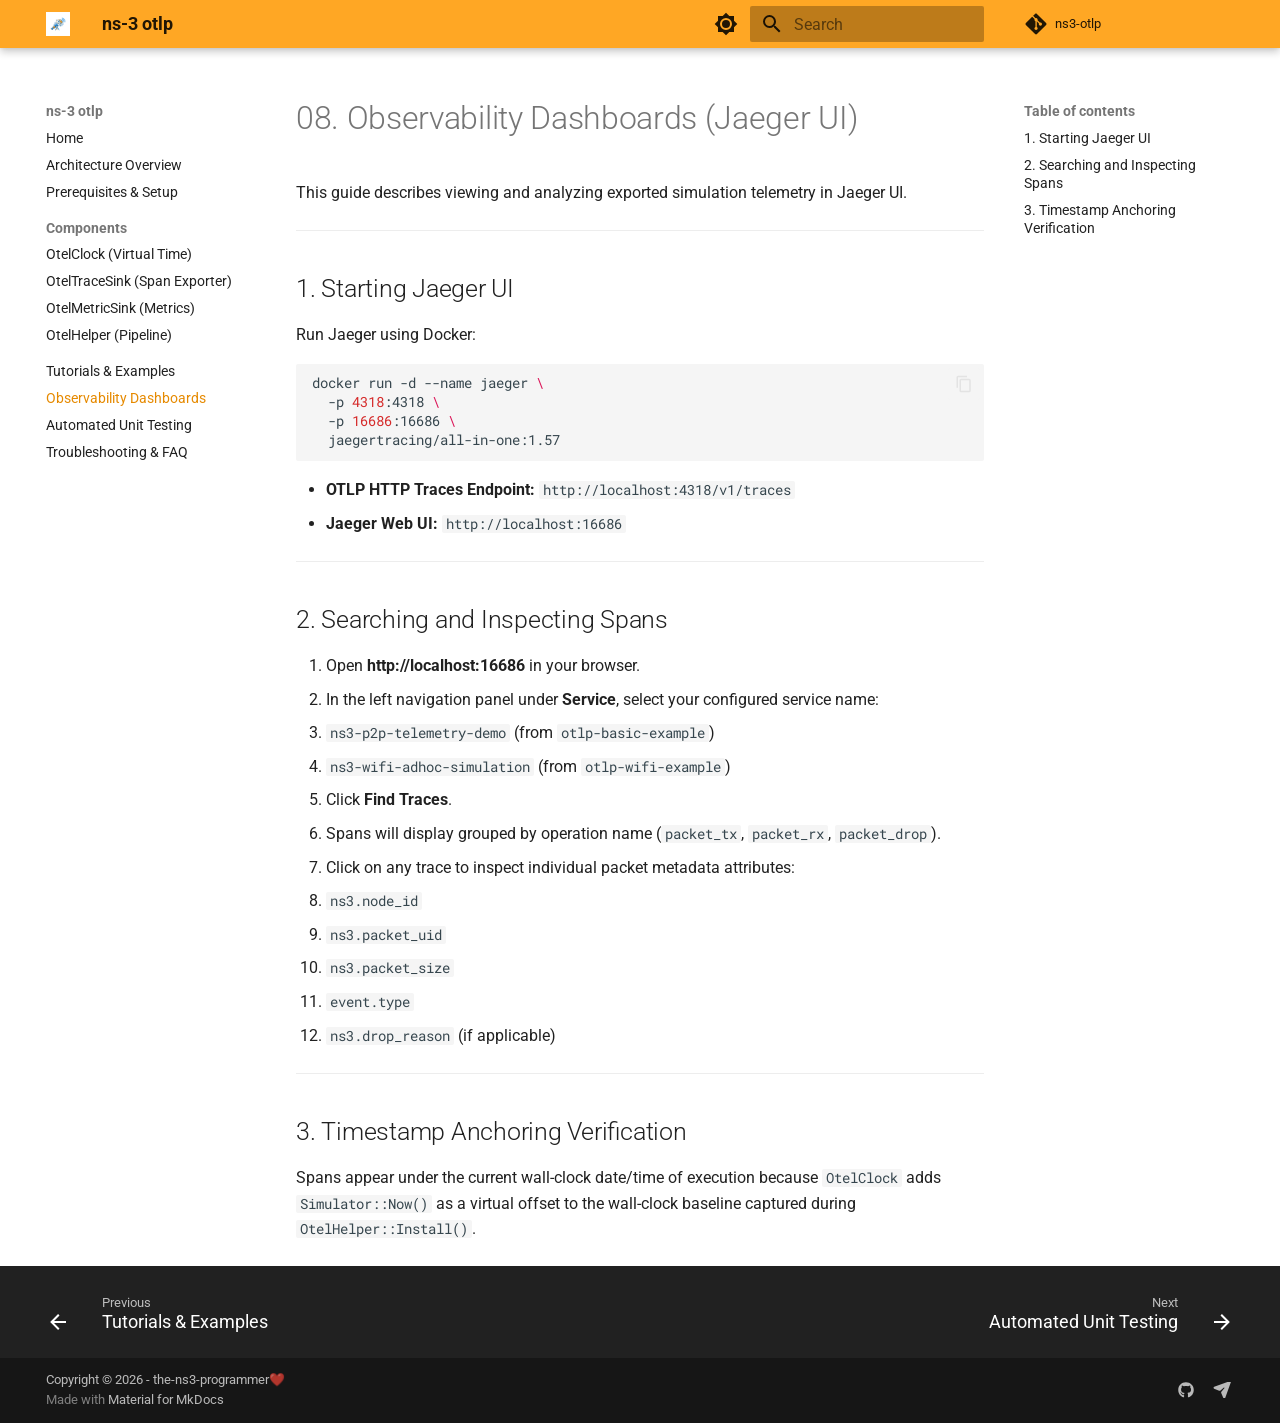
<file: 08_observability_dashboards/index.html>
<!doctype html>
<html lang="en" class="no-js">
  <head>
    
      <meta charset="utf-8">
      <meta name="viewport" content="width=device-width,initial-scale=1">
      
        <meta name="description" content="Native OpenTelemetry Exporter Module for Network Simulator 3">
      
      
      
      
        <link rel="prev" href="../07_tutorials_and_examples/">
      
      
        <link rel="next" href="../09_unit_testing/">
      
      
        
      
      
      <link rel="icon" href="../asset/logo.png">
      <meta name="generator" content="mkdocs-1.6.1, mkdocs-material-9.7.7">
    
    
      
        <title>Observability Dashboards - ns-3 otlp</title>
      
    
    
      <link rel="stylesheet" href="../assets/stylesheets/main.ec1eaa64.min.css">
      
        
        <link rel="stylesheet" href="../assets/stylesheets/palette.ab4e12ef.min.css">
      
      


    
    
      
    
    
      
        
        
        <link rel="preconnect" href="https://fonts.gstatic.com" crossorigin>
        <link rel="stylesheet" href="https://fonts.googleapis.com/css?family=Roboto:300,300i,400,400i,700,700i%7CRoboto+Mono:400,400i,700,700i&display=fallback">
        <style>:root{--md-text-font:"Roboto";--md-code-font:"Roboto Mono"}</style>
      
    
    
      <link rel="stylesheet" href="../extra.css">
    
    <script>__md_scope=new URL("..",location),__md_hash=e=>[...e].reduce(((e,_)=>(e<<5)-e+_.charCodeAt(0)),0),__md_get=(e,_=localStorage,t=__md_scope)=>JSON.parse(_.getItem(t.pathname+"."+e)),__md_set=(e,_,t=localStorage,a=__md_scope)=>{try{t.setItem(a.pathname+"."+e,JSON.stringify(_))}catch(e){}}</script>
    
      

    
    
  </head>
  
  
    
    
      
    
    
    
    
    <body dir="ltr" data-md-color-scheme="default" data-md-color-primary="orange" data-md-color-accent="indigo">
  
    
    <input class="md-toggle" data-md-toggle="drawer" type="checkbox" id="__drawer" autocomplete="off">
    <input class="md-toggle" data-md-toggle="search" type="checkbox" id="__search" autocomplete="off">
    <label class="md-overlay" for="__drawer"></label>
    <div data-md-component="skip">
      
        
        <a href="#08-observability-dashboards-jaeger-ui" class="md-skip">
          Skip to content
        </a>
      
    </div>
    <div data-md-component="announce">
      
    </div>
    
    
      

  

<header class="md-header md-header--shadow" data-md-component="header">
  <nav class="md-header__inner md-grid" aria-label="Header">
    <a href=".." title="ns-3 otlp" class="md-header__button md-logo" aria-label="ns-3 otlp" data-md-component="logo">
      
  <img src="../asset/logo.png" alt="logo">

    </a>
    <label class="md-header__button md-icon" for="__drawer">
      
      <svg xmlns="http://www.w3.org/2000/svg" viewBox="0 0 24 24"><path d="M3 6h18v2H3zm0 5h18v2H3zm0 5h18v2H3z"/></svg>
    </label>
    <div class="md-header__title" data-md-component="header-title">
      <div class="md-header__ellipsis">
        <div class="md-header__topic">
          <span class="md-ellipsis">
            ns-3 otlp
          </span>
        </div>
        <div class="md-header__topic" data-md-component="header-topic">
          <span class="md-ellipsis">
            
              Observability Dashboards
            
          </span>
        </div>
      </div>
    </div>
    
      
        <form class="md-header__option" data-md-component="palette">
  
    
    
    
    <input class="md-option" data-md-color-media="" data-md-color-scheme="default" data-md-color-primary="orange" data-md-color-accent="indigo"  aria-label="Switch to dark mode"  type="radio" name="__palette" id="__palette_0">
    
      <label class="md-header__button md-icon" title="Switch to dark mode" for="__palette_1" hidden>
        <svg xmlns="http://www.w3.org/2000/svg" viewBox="0 0 24 24"><path d="M12 8a4 4 0 0 0-4 4 4 4 0 0 0 4 4 4 4 0 0 0 4-4 4 4 0 0 0-4-4m0 10a6 6 0 0 1-6-6 6 6 0 0 1 6-6 6 6 0 0 1 6 6 6 6 0 0 1-6 6m8-9.31V4h-4.69L12 .69 8.69 4H4v4.69L.69 12 4 15.31V20h4.69L12 23.31 15.31 20H20v-4.69L23.31 12z"/></svg>
      </label>
    
  
    
    
    
    <input class="md-option" data-md-color-media="" data-md-color-scheme="slate" data-md-color-primary="indigo" data-md-color-accent="orange"  aria-label="Switch to light mode"  type="radio" name="__palette" id="__palette_1">
    
      <label class="md-header__button md-icon" title="Switch to light mode" for="__palette_0" hidden>
        <svg xmlns="http://www.w3.org/2000/svg" viewBox="0 0 24 24"><path d="M12 18c-.89 0-1.74-.2-2.5-.55C11.56 16.5 13 14.42 13 12s-1.44-4.5-3.5-5.45C10.26 6.2 11.11 6 12 6a6 6 0 0 1 6 6 6 6 0 0 1-6 6m8-9.31V4h-4.69L12 .69 8.69 4H4v4.69L.69 12 4 15.31V20h4.69L12 23.31 15.31 20H20v-4.69L23.31 12z"/></svg>
      </label>
    
  
</form>
      
    
    
      <script>var palette=__md_get("__palette");if(palette&&palette.color){if("(prefers-color-scheme)"===palette.color.media){var media=matchMedia("(prefers-color-scheme: light)"),input=document.querySelector(media.matches?"[data-md-color-media='(prefers-color-scheme: light)']":"[data-md-color-media='(prefers-color-scheme: dark)']");palette.color.media=input.getAttribute("data-md-color-media"),palette.color.scheme=input.getAttribute("data-md-color-scheme"),palette.color.primary=input.getAttribute("data-md-color-primary"),palette.color.accent=input.getAttribute("data-md-color-accent")}for(var[key,value]of Object.entries(palette.color))document.body.setAttribute("data-md-color-"+key,value)}</script>
    
    
    
      
      
        <label class="md-header__button md-icon" for="__search">
          
          <svg xmlns="http://www.w3.org/2000/svg" viewBox="0 0 24 24"><path d="M9.5 3A6.5 6.5 0 0 1 16 9.5c0 1.61-.59 3.09-1.56 4.23l.27.27h.79l5 5-1.5 1.5-5-5v-.79l-.27-.27A6.52 6.52 0 0 1 9.5 16 6.5 6.5 0 0 1 3 9.5 6.5 6.5 0 0 1 9.5 3m0 2C7 5 5 7 5 9.5S7 14 9.5 14 14 12 14 9.5 12 5 9.5 5"/></svg>
        </label>
        <div class="md-search" data-md-component="search" role="dialog">
  <label class="md-search__overlay" for="__search"></label>
  <div class="md-search__inner" role="search">
    <form class="md-search__form" name="search">
      <input type="text" class="md-search__input" name="query" aria-label="Search" placeholder="Search" autocapitalize="off" autocorrect="off" autocomplete="off" spellcheck="false" data-md-component="search-query" required>
      <label class="md-search__icon md-icon" for="__search">
        
        <svg xmlns="http://www.w3.org/2000/svg" viewBox="0 0 24 24"><path d="M9.5 3A6.5 6.5 0 0 1 16 9.5c0 1.61-.59 3.09-1.56 4.23l.27.27h.79l5 5-1.5 1.5-5-5v-.79l-.27-.27A6.52 6.52 0 0 1 9.5 16 6.5 6.5 0 0 1 3 9.5 6.5 6.5 0 0 1 9.5 3m0 2C7 5 5 7 5 9.5S7 14 9.5 14 14 12 14 9.5 12 5 9.5 5"/></svg>
        
        <svg xmlns="http://www.w3.org/2000/svg" viewBox="0 0 24 24"><path d="M20 11v2H8l5.5 5.5-1.42 1.42L4.16 12l7.92-7.92L13.5 5.5 8 11z"/></svg>
      </label>
      <nav class="md-search__options" aria-label="Search">
        
        <button type="reset" class="md-search__icon md-icon" title="Clear" aria-label="Clear" tabindex="-1">
          
          <svg xmlns="http://www.w3.org/2000/svg" viewBox="0 0 24 24"><path d="M19 6.41 17.59 5 12 10.59 6.41 5 5 6.41 10.59 12 5 17.59 6.41 19 12 13.41 17.59 19 19 17.59 13.41 12z"/></svg>
        </button>
      </nav>
      
        <div class="md-search__suggest" data-md-component="search-suggest"></div>
      
    </form>
    <div class="md-search__output">
      <div class="md-search__scrollwrap" tabindex="0" data-md-scrollfix>
        <div class="md-search-result" data-md-component="search-result">
          <div class="md-search-result__meta">
            Initializing search
          </div>
          <ol class="md-search-result__list" role="presentation"></ol>
        </div>
      </div>
    </div>
  </div>
</div>
      
    
    
      <div class="md-header__source">
        <a href="https://github.com/the-ns3-programmer/ns3-otlp" title="Go to repository" class="md-source" data-md-component="source">
  <div class="md-source__icon md-icon">
    
    <svg xmlns="http://www.w3.org/2000/svg" viewBox="0 0 448 512"><!--! Font Awesome Free 7.1.0 by @fontawesome - https://fontawesome.com License - https://fontawesome.com/license/free (Icons: CC BY 4.0, Fonts: SIL OFL 1.1, Code: MIT License) Copyright 2025 Fonticons, Inc.--><path d="M439.6 236.1 244 40.5c-5.4-5.5-12.8-8.5-20.4-8.5s-15 3-20.4 8.4L162.5 81l51.5 51.5c27.1-9.1 52.7 16.8 43.4 43.7l49.7 49.7c34.2-11.8 61.2 31 35.5 56.7-26.5 26.5-70.2-2.9-56-37.3L240.3 199v121.9c25.3 12.5 22.3 41.8 9.1 55-6.4 6.4-15.2 10.1-24.3 10.1s-17.8-3.6-24.3-10.1c-17.6-17.6-11.1-46.9 11.2-56v-123c-20.8-8.5-24.6-30.7-18.6-45L142.6 101 8.5 235.1C3 240.6 0 247.9 0 255.5s3 15 8.5 20.4l195.6 195.7c5.4 5.4 12.7 8.4 20.4 8.4s15-3 20.4-8.4l194.7-194.7c5.4-5.4 8.4-12.8 8.4-20.4s-3-15-8.4-20.4"/></svg>
  </div>
  <div class="md-source__repository">
    ns3-otlp
  </div>
</a>
      </div>
    
  </nav>
  
</header>
    
    <div class="md-container" data-md-component="container">
      
      
        
          
        
      
      <main class="md-main" data-md-component="main">
        <div class="md-main__inner md-grid">
          
            
              
              <div class="md-sidebar md-sidebar--primary" data-md-component="sidebar" data-md-type="navigation" >
                <div class="md-sidebar__scrollwrap">
                  <div class="md-sidebar__inner">
                    



<nav class="md-nav md-nav--primary" aria-label="Navigation" data-md-level="0">
  <label class="md-nav__title" for="__drawer">
    <a href=".." title="ns-3 otlp" class="md-nav__button md-logo" aria-label="ns-3 otlp" data-md-component="logo">
      
  <img src="../asset/logo.png" alt="logo">

    </a>
    ns-3 otlp
  </label>
  
    <div class="md-nav__source">
      <a href="https://github.com/the-ns3-programmer/ns3-otlp" title="Go to repository" class="md-source" data-md-component="source">
  <div class="md-source__icon md-icon">
    
    <svg xmlns="http://www.w3.org/2000/svg" viewBox="0 0 448 512"><!--! Font Awesome Free 7.1.0 by @fontawesome - https://fontawesome.com License - https://fontawesome.com/license/free (Icons: CC BY 4.0, Fonts: SIL OFL 1.1, Code: MIT License) Copyright 2025 Fonticons, Inc.--><path d="M439.6 236.1 244 40.5c-5.4-5.5-12.8-8.5-20.4-8.5s-15 3-20.4 8.4L162.5 81l51.5 51.5c27.1-9.1 52.7 16.8 43.4 43.7l49.7 49.7c34.2-11.8 61.2 31 35.5 56.7-26.5 26.5-70.2-2.9-56-37.3L240.3 199v121.9c25.3 12.5 22.3 41.8 9.1 55-6.4 6.4-15.2 10.1-24.3 10.1s-17.8-3.6-24.3-10.1c-17.6-17.6-11.1-46.9 11.2-56v-123c-20.8-8.5-24.6-30.7-18.6-45L142.6 101 8.5 235.1C3 240.6 0 247.9 0 255.5s3 15 8.5 20.4l195.6 195.7c5.4 5.4 12.7 8.4 20.4 8.4s15-3 20.4-8.4l194.7-194.7c5.4-5.4 8.4-12.8 8.4-20.4s-3-15-8.4-20.4"/></svg>
  </div>
  <div class="md-source__repository">
    ns3-otlp
  </div>
</a>
    </div>
  
  <ul class="md-nav__list" data-md-scrollfix>
    
      
      
  
  
  
  
    <li class="md-nav__item">
      <a href=".." class="md-nav__link">
        
  
  
  <span class="md-ellipsis">
    
  
    Home
  

    
  </span>
  
  

      </a>
    </li>
  

    
      
      
  
  
  
  
    <li class="md-nav__item">
      <a href="../01_architecture_overview/" class="md-nav__link">
        
  
  
  <span class="md-ellipsis">
    
  
    Architecture Overview
  

    
  </span>
  
  

      </a>
    </li>
  

    
      
      
  
  
  
  
    <li class="md-nav__item">
      <a href="../02_prerequisites_and_setup/" class="md-nav__link">
        
  
  
  <span class="md-ellipsis">
    
  
    Prerequisites & Setup
  

    
  </span>
  
  

      </a>
    </li>
  

    
      
      
  
  
  
  
    
    
    
    
      
        
        
      
    
    
    <li class="md-nav__item md-nav__item--section md-nav__item--nested">
      
        
        
        <input class="md-nav__toggle md-toggle " type="checkbox" id="__nav_4" >
        
          
          <label class="md-nav__link" for="__nav_4" id="__nav_4_label" tabindex="">
            
  
  
  <span class="md-ellipsis">
    
  
    Components
  

    
  </span>
  
  

            <span class="md-nav__icon md-icon"></span>
          </label>
        
        <nav class="md-nav" data-md-level="1" aria-labelledby="__nav_4_label" aria-expanded="false">
          <label class="md-nav__title" for="__nav_4">
            <span class="md-nav__icon md-icon"></span>
            
  
    Components
  

          </label>
          <ul class="md-nav__list" data-md-scrollfix>
            
              
                
  
  
  
  
    <li class="md-nav__item">
      <a href="../03_otel_clock/" class="md-nav__link">
        
  
  
  <span class="md-ellipsis">
    
  
    OtelClock (Virtual Time)
  

    
  </span>
  
  

      </a>
    </li>
  

              
            
              
                
  
  
  
  
    <li class="md-nav__item">
      <a href="../04_otel_trace_sink/" class="md-nav__link">
        
  
  
  <span class="md-ellipsis">
    
  
    OtelTraceSink (Span Exporter)
  

    
  </span>
  
  

      </a>
    </li>
  

              
            
              
                
  
  
  
  
    <li class="md-nav__item">
      <a href="../05_otel_metric_sink/" class="md-nav__link">
        
  
  
  <span class="md-ellipsis">
    
  
    OtelMetricSink (Metrics)
  

    
  </span>
  
  

      </a>
    </li>
  

              
            
              
                
  
  
  
  
    <li class="md-nav__item">
      <a href="../06_otel_helper/" class="md-nav__link">
        
  
  
  <span class="md-ellipsis">
    
  
    OtelHelper (Pipeline)
  

    
  </span>
  
  

      </a>
    </li>
  

              
            
          </ul>
        </nav>
      
    </li>
  

    
      
      
  
  
  
  
    <li class="md-nav__item">
      <a href="../07_tutorials_and_examples/" class="md-nav__link">
        
  
  
  <span class="md-ellipsis">
    
  
    Tutorials & Examples
  

    
  </span>
  
  

      </a>
    </li>
  

    
      
      
  
  
    
  
  
  
    <li class="md-nav__item md-nav__item--active">
      
      <input class="md-nav__toggle md-toggle" type="checkbox" id="__toc">
      
      
        
      
      
        <label class="md-nav__link md-nav__link--active" for="__toc">
          
  
  
  <span class="md-ellipsis">
    
  
    Observability Dashboards
  

    
  </span>
  
  

          <span class="md-nav__icon md-icon"></span>
        </label>
      
      <a href="./" class="md-nav__link md-nav__link--active">
        
  
  
  <span class="md-ellipsis">
    
  
    Observability Dashboards
  

    
  </span>
  
  

      </a>
      
        

<nav class="md-nav md-nav--secondary" aria-label="Table of contents">
  
  
  
    
  
  
    <label class="md-nav__title" for="__toc">
      <span class="md-nav__icon md-icon"></span>
      Table of contents
    </label>
    <ul class="md-nav__list" data-md-component="toc" data-md-scrollfix>
      
        <li class="md-nav__item">
  <a href="#1-starting-jaeger-ui" class="md-nav__link">
    <span class="md-ellipsis">
      
        1. Starting Jaeger UI
      
    </span>
  </a>
  
</li>
      
        <li class="md-nav__item">
  <a href="#2-searching-and-inspecting-spans" class="md-nav__link">
    <span class="md-ellipsis">
      
        2. Searching and Inspecting Spans
      
    </span>
  </a>
  
</li>
      
        <li class="md-nav__item">
  <a href="#3-timestamp-anchoring-verification" class="md-nav__link">
    <span class="md-ellipsis">
      
        3. Timestamp Anchoring Verification
      
    </span>
  </a>
  
</li>
      
    </ul>
  
</nav>
      
    </li>
  

    
      
      
  
  
  
  
    <li class="md-nav__item">
      <a href="../09_unit_testing/" class="md-nav__link">
        
  
  
  <span class="md-ellipsis">
    
  
    Automated Unit Testing
  

    
  </span>
  
  

      </a>
    </li>
  

    
      
      
  
  
  
  
    <li class="md-nav__item">
      <a href="../10_troubleshooting_faq/" class="md-nav__link">
        
  
  
  <span class="md-ellipsis">
    
  
    Troubleshooting & FAQ
  

    
  </span>
  
  

      </a>
    </li>
  

    
  </ul>
</nav>
                  </div>
                </div>
              </div>
            
            
              
              <div class="md-sidebar md-sidebar--secondary" data-md-component="sidebar" data-md-type="toc" >
                <div class="md-sidebar__scrollwrap">
                  <div class="md-sidebar__inner">
                    

<nav class="md-nav md-nav--secondary" aria-label="Table of contents">
  
  
  
    
  
  
    <label class="md-nav__title" for="__toc">
      <span class="md-nav__icon md-icon"></span>
      Table of contents
    </label>
    <ul class="md-nav__list" data-md-component="toc" data-md-scrollfix>
      
        <li class="md-nav__item">
  <a href="#1-starting-jaeger-ui" class="md-nav__link">
    <span class="md-ellipsis">
      
        1. Starting Jaeger UI
      
    </span>
  </a>
  
</li>
      
        <li class="md-nav__item">
  <a href="#2-searching-and-inspecting-spans" class="md-nav__link">
    <span class="md-ellipsis">
      
        2. Searching and Inspecting Spans
      
    </span>
  </a>
  
</li>
      
        <li class="md-nav__item">
  <a href="#3-timestamp-anchoring-verification" class="md-nav__link">
    <span class="md-ellipsis">
      
        3. Timestamp Anchoring Verification
      
    </span>
  </a>
  
</li>
      
    </ul>
  
</nav>
                  </div>
                </div>
              </div>
            
          
          
            <div class="md-content" data-md-component="content">
              
              <article class="md-content__inner md-typeset">
                
                  


  
  


<h1 id="08-observability-dashboards-jaeger-ui">08. Observability Dashboards (Jaeger UI)<a class="headerlink" href="#08-observability-dashboards-jaeger-ui" title="Permanent link">&para;</a></h1>
<p>This guide describes viewing and analyzing exported simulation telemetry in Jaeger UI.</p>
<hr />
<h2 id="1-starting-jaeger-ui">1. Starting Jaeger UI<a class="headerlink" href="#1-starting-jaeger-ui" title="Permanent link">&para;</a></h2>
<p>Run Jaeger using Docker:</p>
<div class="highlight"><pre><span></span><code>docker<span class="w"> </span>run<span class="w"> </span>-d<span class="w"> </span>--name<span class="w"> </span>jaeger<span class="w"> </span><span class="se">\</span>
<span class="w">  </span>-p<span class="w"> </span><span class="m">4318</span>:4318<span class="w"> </span><span class="se">\</span>
<span class="w">  </span>-p<span class="w"> </span><span class="m">16686</span>:16686<span class="w"> </span><span class="se">\</span>
<span class="w">  </span>jaegertracing/all-in-one:1.57
</code></pre></div>
<ul>
<li><strong>OTLP HTTP Traces Endpoint:</strong> <code>http://localhost:4318/v1/traces</code></li>
<li><strong>Jaeger Web UI:</strong> <code>http://localhost:16686</code></li>
</ul>
<hr />
<h2 id="2-searching-and-inspecting-spans">2. Searching and Inspecting Spans<a class="headerlink" href="#2-searching-and-inspecting-spans" title="Permanent link">&para;</a></h2>
<ol>
<li>Open <strong>http://localhost:16686</strong> in your browser.</li>
<li>In the left navigation panel under <strong>Service</strong>, select your configured service name:</li>
<li><code>ns3-p2p-telemetry-demo</code> (from <code>otlp-basic-example</code>)</li>
<li><code>ns3-wifi-adhoc-simulation</code> (from <code>otlp-wifi-example</code>)</li>
<li>Click <strong>Find Traces</strong>.</li>
<li>Spans will display grouped by operation name (<code>packet_tx</code>, <code>packet_rx</code>, <code>packet_drop</code>).</li>
<li>Click on any trace to inspect individual packet metadata attributes:</li>
<li><code>ns3.node_id</code></li>
<li><code>ns3.packet_uid</code></li>
<li><code>ns3.packet_size</code></li>
<li><code>event.type</code></li>
<li><code>ns3.drop_reason</code> (if applicable)</li>
</ol>
<hr />
<h2 id="3-timestamp-anchoring-verification">3. Timestamp Anchoring Verification<a class="headerlink" href="#3-timestamp-anchoring-verification" title="Permanent link">&para;</a></h2>
<p>Spans appear under the current wall-clock date/time of execution because <code>OtelClock</code> adds <code>Simulator::Now()</code> as a virtual offset to the wall-clock baseline captured during <code>OtelHelper::Install()</code>.</p>












                
              </article>
            </div>
          
          
<script>var target=document.getElementById(location.hash.slice(1));target&&target.name&&(target.checked=target.name.startsWith("__tabbed_"))</script>
        </div>
        
          <button type="button" class="md-top md-icon" data-md-component="top" hidden>
  
  <svg xmlns="http://www.w3.org/2000/svg" viewBox="0 0 24 24"><path d="M13 20h-2V8l-5.5 5.5-1.42-1.42L12 4.16l7.92 7.92-1.42 1.42L13 8z"/></svg>
  Back to top
</button>
        
      </main>
      
        <footer class="md-footer">
  
    
      
      <nav class="md-footer__inner md-grid" aria-label="Footer" >
        
          
          <a href="../07_tutorials_and_examples/" class="md-footer__link md-footer__link--prev" aria-label="Previous: Tutorials &amp; Examples">
            <div class="md-footer__button md-icon">
              
              <svg xmlns="http://www.w3.org/2000/svg" viewBox="0 0 24 24"><path d="M20 11v2H8l5.5 5.5-1.42 1.42L4.16 12l7.92-7.92L13.5 5.5 8 11z"/></svg>
            </div>
            <div class="md-footer__title">
              <span class="md-footer__direction">
                Previous
              </span>
              <div class="md-ellipsis">
                Tutorials & Examples
              </div>
            </div>
          </a>
        
        
          
          <a href="../09_unit_testing/" class="md-footer__link md-footer__link--next" aria-label="Next: Automated Unit Testing">
            <div class="md-footer__title">
              <span class="md-footer__direction">
                Next
              </span>
              <div class="md-ellipsis">
                Automated Unit Testing
              </div>
            </div>
            <div class="md-footer__button md-icon">
              
              <svg xmlns="http://www.w3.org/2000/svg" viewBox="0 0 24 24"><path d="M4 11v2h12l-5.5 5.5 1.42 1.42L19.84 12l-7.92-7.92L10.5 5.5 16 11z"/></svg>
            </div>
          </a>
        
      </nav>
    
  
  <div class="md-footer-meta md-typeset">
    <div class="md-footer-meta__inner md-grid">
      <div class="md-copyright">
  
    <div class="md-copyright__highlight">
      Copyright &copy; 2026 - the-ns3-programmer❤️
    </div>
  
  
    Made with
    <a href="https://squidfunk.github.io/mkdocs-material/" target="_blank" rel="noopener">
      Material for MkDocs
    </a>
  
</div>
      
        
<div class="md-social">
  
    
    
    
    
      
      
    
    <a href="https://github.com/the-ns3-programmer/ns3-otlp" target="_blank" rel="noopener" title="github.com" class="md-social__link">
      <svg xmlns="http://www.w3.org/2000/svg" viewBox="0 0 512 512"><!--! Font Awesome Free 7.1.0 by @fontawesome - https://fontawesome.com License - https://fontawesome.com/license/free (Icons: CC BY 4.0, Fonts: SIL OFL 1.1, Code: MIT License) Copyright 2025 Fonticons, Inc.--><path d="M173.9 397.4c0 2-2.3 3.6-5.2 3.6-3.3.3-5.6-1.3-5.6-3.6 0-2 2.3-3.6 5.2-3.6 3-.3 5.6 1.3 5.6 3.6m-31.1-4.5c-.7 2 1.3 4.3 4.3 4.9 2.6 1 5.6 0 6.2-2s-1.3-4.3-4.3-5.2c-2.6-.7-5.5.3-6.2 2.3m44.2-1.7c-2.9.7-4.9 2.6-4.6 4.9.3 2 2.9 3.3 5.9 2.6 2.9-.7 4.9-2.6 4.6-4.6-.3-1.9-3-3.2-5.9-2.9M252.8 8C114.1 8 8 113.3 8 252c0 110.9 69.8 205.8 169.5 239.2 12.8 2.3 17.3-5.6 17.3-12.1 0-6.2-.3-40.4-.3-61.4 0 0-70 15-84.7-29.8 0 0-11.4-29.1-27.8-36.6 0 0-22.9-15.7 1.6-15.4 0 0 24.9 2 38.6 25.8 21.9 38.6 58.6 27.5 72.9 20.9 2.3-16 8.8-27.1 16-33.7-55.9-6.2-112.3-14.3-112.3-110.5 0-27.5 7.6-41.3 23.6-58.9-2.6-6.5-11.1-33.3 2.6-67.9 20.9-6.5 69 27 69 27 20-5.6 41.5-8.5 62.8-8.5s42.8 2.9 62.8 8.5c0 0 48.1-33.6 69-27 13.7 34.7 5.2 61.4 2.6 67.9 16 17.7 25.8 31.5 25.8 58.9 0 96.5-58.9 104.2-114.8 110.5 9.2 7.9 17 22.9 17 46.4 0 33.7-.3 75.4-.3 83.6 0 6.5 4.6 14.4 17.3 12.1C436.2 457.8 504 362.9 504 252 504 113.3 391.5 8 252.8 8M105.2 352.9c-1.3 1-1 3.3.7 5.2 1.6 1.6 3.9 2.3 5.2 1 1.3-1 1-3.3-.7-5.2-1.6-1.6-3.9-2.3-5.2-1m-10.8-8.1c-.7 1.3.3 2.9 2.3 3.9 1.6 1 3.6.7 4.3-.7.7-1.3-.3-2.9-2.3-3.9-2-.6-3.6-.3-4.3.7m32.4 35.6c-1.6 1.3-1 4.3 1.3 6.2 2.3 2.3 5.2 2.6 6.5 1 1.3-1.3.7-4.3-1.3-6.2-2.2-2.3-5.2-2.6-6.5-1m-11.4-14.7c-1.6 1-1.6 3.6 0 5.9s4.3 3.3 5.6 2.3c1.6-1.3 1.6-3.9 0-6.2-1.4-2.3-4-3.3-5.6-2"/></svg>
    </a>
  
    
    
    
    
    <a href="mailto:arunsanthosh.rashok@gmail.com" target="_blank" rel="noopener" title="" class="md-social__link">
      <svg xmlns="http://www.w3.org/2000/svg" viewBox="0 0 576 512"><!--! Font Awesome Free 7.1.0 by @fontawesome - https://fontawesome.com License - https://fontawesome.com/license/free (Icons: CC BY 4.0, Fonts: SIL OFL 1.1, Code: MIT License) Copyright 2025 Fonticons, Inc.--><path d="M536.4-26.3c9.8-3.5 20.6-1 28 6.3s9.8 18.2 6.3 28l-178 496.9c-5 13.9-18.1 23.1-32.8 23.1-14.2 0-27-8.6-32.3-21.7l-64.2-158c-4.5-11-2.5-23.6 5.2-32.6l94.5-112.4c5.1-6.1 4.7-15-.9-20.6s-14.6-6-20.6-.9l-112.4 94.3c-9.1 7.6-21.6 9.6-32.6 5.2L38.1 216.8c-13.1-5.3-21.7-18.1-21.7-32.3 0-14.7 9.2-27.8 23.1-32.8z"/></svg>
    </a>
  
</div>
      
    </div>
  </div>
</footer>
      
    </div>
    <div class="md-dialog" data-md-component="dialog">
      <div class="md-dialog__inner md-typeset"></div>
    </div>
    
    
    
      
      
      <script id="__config" type="application/json">{"annotate": null, "base": "..", "features": ["navigation.footer", "navigation.instant", "navigation.tracking", "navigation.top", "navigation.sections", "search.suggest", "search.highlight", "content.code.copy"], "search": "../assets/javascripts/workers/search.2c215733.min.js", "tags": null, "translations": {"clipboard.copied": "Copied to clipboard", "clipboard.copy": "Copy to clipboard", "search.result.more.one": "1 more on this page", "search.result.more.other": "# more on this page", "search.result.none": "No matching documents", "search.result.one": "1 matching document", "search.result.other": "# matching documents", "search.result.placeholder": "Type to start searching", "search.result.term.missing": "Missing", "select.version": "Select version"}, "version": null}</script>
    
    
      <script src="../assets/javascripts/bundle.d7400e89.min.js"></script>
      
    
  </body>
</html>
</file>
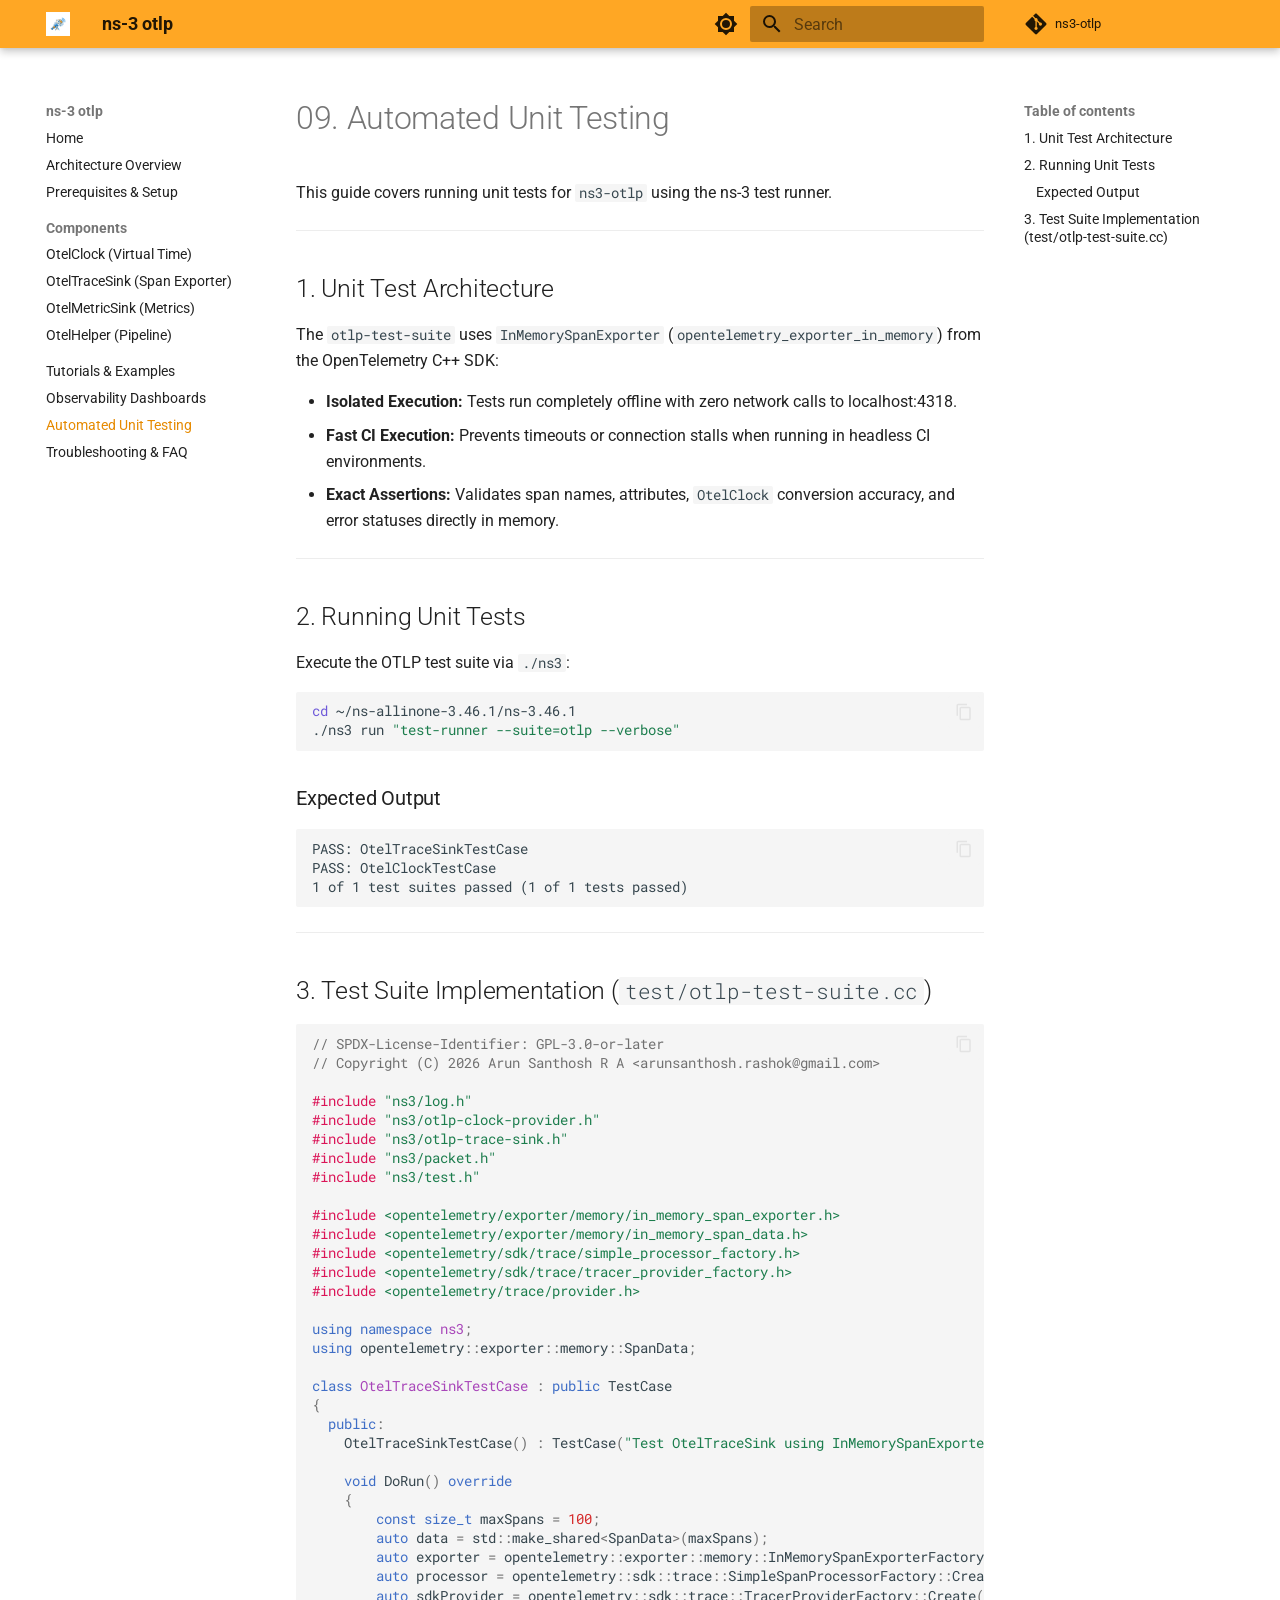
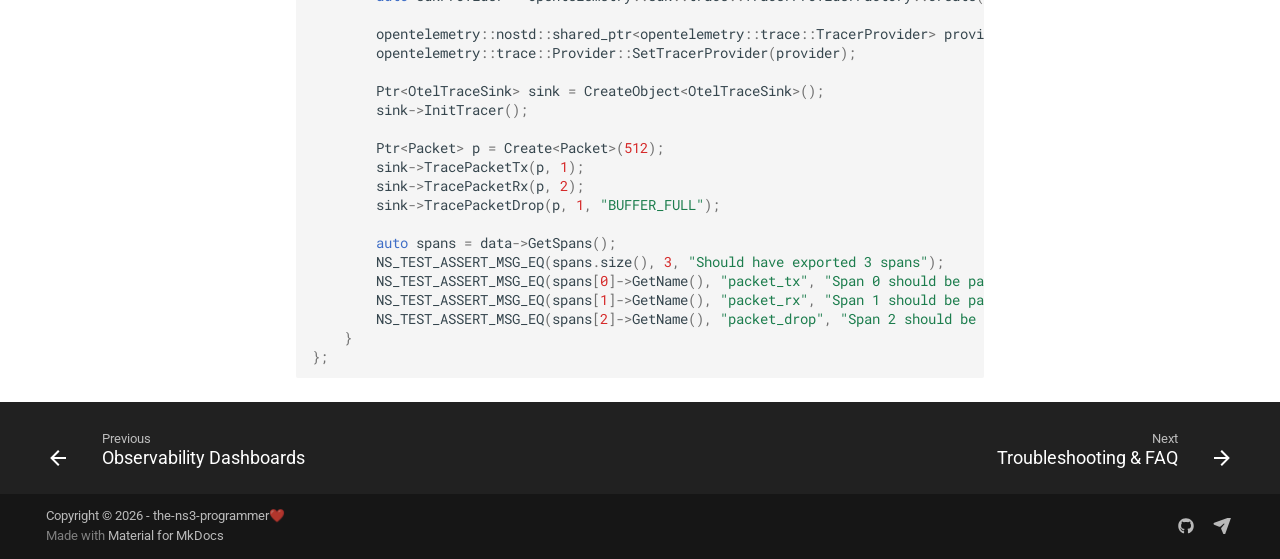
<file: 09_unit_testing/index.html>
<!doctype html>
<html lang="en" class="no-js">
  <head>
    
      <meta charset="utf-8">
      <meta name="viewport" content="width=device-width,initial-scale=1">
      
        <meta name="description" content="Native OpenTelemetry Exporter Module for Network Simulator 3">
      
      
      
      
        <link rel="prev" href="../08_observability_dashboards/">
      
      
        <link rel="next" href="../10_troubleshooting_faq/">
      
      
        
      
      
      <link rel="icon" href="../asset/logo.png">
      <meta name="generator" content="mkdocs-1.6.1, mkdocs-material-9.7.7">
    
    
      
        <title>Automated Unit Testing - ns-3 otlp</title>
      
    
    
      <link rel="stylesheet" href="../assets/stylesheets/main.ec1eaa64.min.css">
      
        
        <link rel="stylesheet" href="../assets/stylesheets/palette.ab4e12ef.min.css">
      
      


    
    
      
    
    
      
        
        
        <link rel="preconnect" href="https://fonts.gstatic.com" crossorigin>
        <link rel="stylesheet" href="https://fonts.googleapis.com/css?family=Roboto:300,300i,400,400i,700,700i%7CRoboto+Mono:400,400i,700,700i&display=fallback">
        <style>:root{--md-text-font:"Roboto";--md-code-font:"Roboto Mono"}</style>
      
    
    
      <link rel="stylesheet" href="../extra.css">
    
    <script>__md_scope=new URL("..",location),__md_hash=e=>[...e].reduce(((e,_)=>(e<<5)-e+_.charCodeAt(0)),0),__md_get=(e,_=localStorage,t=__md_scope)=>JSON.parse(_.getItem(t.pathname+"."+e)),__md_set=(e,_,t=localStorage,a=__md_scope)=>{try{t.setItem(a.pathname+"."+e,JSON.stringify(_))}catch(e){}}</script>
    
      

    
    
  </head>
  
  
    
    
      
    
    
    
    
    <body dir="ltr" data-md-color-scheme="default" data-md-color-primary="orange" data-md-color-accent="indigo">
  
    
    <input class="md-toggle" data-md-toggle="drawer" type="checkbox" id="__drawer" autocomplete="off">
    <input class="md-toggle" data-md-toggle="search" type="checkbox" id="__search" autocomplete="off">
    <label class="md-overlay" for="__drawer"></label>
    <div data-md-component="skip">
      
        
        <a href="#09-automated-unit-testing" class="md-skip">
          Skip to content
        </a>
      
    </div>
    <div data-md-component="announce">
      
    </div>
    
    
      

  

<header class="md-header md-header--shadow" data-md-component="header">
  <nav class="md-header__inner md-grid" aria-label="Header">
    <a href=".." title="ns-3 otlp" class="md-header__button md-logo" aria-label="ns-3 otlp" data-md-component="logo">
      
  <img src="../asset/logo.png" alt="logo">

    </a>
    <label class="md-header__button md-icon" for="__drawer">
      
      <svg xmlns="http://www.w3.org/2000/svg" viewBox="0 0 24 24"><path d="M3 6h18v2H3zm0 5h18v2H3zm0 5h18v2H3z"/></svg>
    </label>
    <div class="md-header__title" data-md-component="header-title">
      <div class="md-header__ellipsis">
        <div class="md-header__topic">
          <span class="md-ellipsis">
            ns-3 otlp
          </span>
        </div>
        <div class="md-header__topic" data-md-component="header-topic">
          <span class="md-ellipsis">
            
              Automated Unit Testing
            
          </span>
        </div>
      </div>
    </div>
    
      
        <form class="md-header__option" data-md-component="palette">
  
    
    
    
    <input class="md-option" data-md-color-media="" data-md-color-scheme="default" data-md-color-primary="orange" data-md-color-accent="indigo"  aria-label="Switch to dark mode"  type="radio" name="__palette" id="__palette_0">
    
      <label class="md-header__button md-icon" title="Switch to dark mode" for="__palette_1" hidden>
        <svg xmlns="http://www.w3.org/2000/svg" viewBox="0 0 24 24"><path d="M12 8a4 4 0 0 0-4 4 4 4 0 0 0 4 4 4 4 0 0 0 4-4 4 4 0 0 0-4-4m0 10a6 6 0 0 1-6-6 6 6 0 0 1 6-6 6 6 0 0 1 6 6 6 6 0 0 1-6 6m8-9.31V4h-4.69L12 .69 8.69 4H4v4.69L.69 12 4 15.31V20h4.69L12 23.31 15.31 20H20v-4.69L23.31 12z"/></svg>
      </label>
    
  
    
    
    
    <input class="md-option" data-md-color-media="" data-md-color-scheme="slate" data-md-color-primary="indigo" data-md-color-accent="orange"  aria-label="Switch to light mode"  type="radio" name="__palette" id="__palette_1">
    
      <label class="md-header__button md-icon" title="Switch to light mode" for="__palette_0" hidden>
        <svg xmlns="http://www.w3.org/2000/svg" viewBox="0 0 24 24"><path d="M12 18c-.89 0-1.74-.2-2.5-.55C11.56 16.5 13 14.42 13 12s-1.44-4.5-3.5-5.45C10.26 6.2 11.11 6 12 6a6 6 0 0 1 6 6 6 6 0 0 1-6 6m8-9.31V4h-4.69L12 .69 8.69 4H4v4.69L.69 12 4 15.31V20h4.69L12 23.31 15.31 20H20v-4.69L23.31 12z"/></svg>
      </label>
    
  
</form>
      
    
    
      <script>var palette=__md_get("__palette");if(palette&&palette.color){if("(prefers-color-scheme)"===palette.color.media){var media=matchMedia("(prefers-color-scheme: light)"),input=document.querySelector(media.matches?"[data-md-color-media='(prefers-color-scheme: light)']":"[data-md-color-media='(prefers-color-scheme: dark)']");palette.color.media=input.getAttribute("data-md-color-media"),palette.color.scheme=input.getAttribute("data-md-color-scheme"),palette.color.primary=input.getAttribute("data-md-color-primary"),palette.color.accent=input.getAttribute("data-md-color-accent")}for(var[key,value]of Object.entries(palette.color))document.body.setAttribute("data-md-color-"+key,value)}</script>
    
    
    
      
      
        <label class="md-header__button md-icon" for="__search">
          
          <svg xmlns="http://www.w3.org/2000/svg" viewBox="0 0 24 24"><path d="M9.5 3A6.5 6.5 0 0 1 16 9.5c0 1.61-.59 3.09-1.56 4.23l.27.27h.79l5 5-1.5 1.5-5-5v-.79l-.27-.27A6.52 6.52 0 0 1 9.5 16 6.5 6.5 0 0 1 3 9.5 6.5 6.5 0 0 1 9.5 3m0 2C7 5 5 7 5 9.5S7 14 9.5 14 14 12 14 9.5 12 5 9.5 5"/></svg>
        </label>
        <div class="md-search" data-md-component="search" role="dialog">
  <label class="md-search__overlay" for="__search"></label>
  <div class="md-search__inner" role="search">
    <form class="md-search__form" name="search">
      <input type="text" class="md-search__input" name="query" aria-label="Search" placeholder="Search" autocapitalize="off" autocorrect="off" autocomplete="off" spellcheck="false" data-md-component="search-query" required>
      <label class="md-search__icon md-icon" for="__search">
        
        <svg xmlns="http://www.w3.org/2000/svg" viewBox="0 0 24 24"><path d="M9.5 3A6.5 6.5 0 0 1 16 9.5c0 1.61-.59 3.09-1.56 4.23l.27.27h.79l5 5-1.5 1.5-5-5v-.79l-.27-.27A6.52 6.52 0 0 1 9.5 16 6.5 6.5 0 0 1 3 9.5 6.5 6.5 0 0 1 9.5 3m0 2C7 5 5 7 5 9.5S7 14 9.5 14 14 12 14 9.5 12 5 9.5 5"/></svg>
        
        <svg xmlns="http://www.w3.org/2000/svg" viewBox="0 0 24 24"><path d="M20 11v2H8l5.5 5.5-1.42 1.42L4.16 12l7.92-7.92L13.5 5.5 8 11z"/></svg>
      </label>
      <nav class="md-search__options" aria-label="Search">
        
        <button type="reset" class="md-search__icon md-icon" title="Clear" aria-label="Clear" tabindex="-1">
          
          <svg xmlns="http://www.w3.org/2000/svg" viewBox="0 0 24 24"><path d="M19 6.41 17.59 5 12 10.59 6.41 5 5 6.41 10.59 12 5 17.59 6.41 19 12 13.41 17.59 19 19 17.59 13.41 12z"/></svg>
        </button>
      </nav>
      
        <div class="md-search__suggest" data-md-component="search-suggest"></div>
      
    </form>
    <div class="md-search__output">
      <div class="md-search__scrollwrap" tabindex="0" data-md-scrollfix>
        <div class="md-search-result" data-md-component="search-result">
          <div class="md-search-result__meta">
            Initializing search
          </div>
          <ol class="md-search-result__list" role="presentation"></ol>
        </div>
      </div>
    </div>
  </div>
</div>
      
    
    
      <div class="md-header__source">
        <a href="https://github.com/the-ns3-programmer/ns3-otlp" title="Go to repository" class="md-source" data-md-component="source">
  <div class="md-source__icon md-icon">
    
    <svg xmlns="http://www.w3.org/2000/svg" viewBox="0 0 448 512"><!--! Font Awesome Free 7.1.0 by @fontawesome - https://fontawesome.com License - https://fontawesome.com/license/free (Icons: CC BY 4.0, Fonts: SIL OFL 1.1, Code: MIT License) Copyright 2025 Fonticons, Inc.--><path d="M439.6 236.1 244 40.5c-5.4-5.5-12.8-8.5-20.4-8.5s-15 3-20.4 8.4L162.5 81l51.5 51.5c27.1-9.1 52.7 16.8 43.4 43.7l49.7 49.7c34.2-11.8 61.2 31 35.5 56.7-26.5 26.5-70.2-2.9-56-37.3L240.3 199v121.9c25.3 12.5 22.3 41.8 9.1 55-6.4 6.4-15.2 10.1-24.3 10.1s-17.8-3.6-24.3-10.1c-17.6-17.6-11.1-46.9 11.2-56v-123c-20.8-8.5-24.6-30.7-18.6-45L142.6 101 8.5 235.1C3 240.6 0 247.9 0 255.5s3 15 8.5 20.4l195.6 195.7c5.4 5.4 12.7 8.4 20.4 8.4s15-3 20.4-8.4l194.7-194.7c5.4-5.4 8.4-12.8 8.4-20.4s-3-15-8.4-20.4"/></svg>
  </div>
  <div class="md-source__repository">
    ns3-otlp
  </div>
</a>
      </div>
    
  </nav>
  
</header>
    
    <div class="md-container" data-md-component="container">
      
      
        
          
        
      
      <main class="md-main" data-md-component="main">
        <div class="md-main__inner md-grid">
          
            
              
              <div class="md-sidebar md-sidebar--primary" data-md-component="sidebar" data-md-type="navigation" >
                <div class="md-sidebar__scrollwrap">
                  <div class="md-sidebar__inner">
                    



<nav class="md-nav md-nav--primary" aria-label="Navigation" data-md-level="0">
  <label class="md-nav__title" for="__drawer">
    <a href=".." title="ns-3 otlp" class="md-nav__button md-logo" aria-label="ns-3 otlp" data-md-component="logo">
      
  <img src="../asset/logo.png" alt="logo">

    </a>
    ns-3 otlp
  </label>
  
    <div class="md-nav__source">
      <a href="https://github.com/the-ns3-programmer/ns3-otlp" title="Go to repository" class="md-source" data-md-component="source">
  <div class="md-source__icon md-icon">
    
    <svg xmlns="http://www.w3.org/2000/svg" viewBox="0 0 448 512"><!--! Font Awesome Free 7.1.0 by @fontawesome - https://fontawesome.com License - https://fontawesome.com/license/free (Icons: CC BY 4.0, Fonts: SIL OFL 1.1, Code: MIT License) Copyright 2025 Fonticons, Inc.--><path d="M439.6 236.1 244 40.5c-5.4-5.5-12.8-8.5-20.4-8.5s-15 3-20.4 8.4L162.5 81l51.5 51.5c27.1-9.1 52.7 16.8 43.4 43.7l49.7 49.7c34.2-11.8 61.2 31 35.5 56.7-26.5 26.5-70.2-2.9-56-37.3L240.3 199v121.9c25.3 12.5 22.3 41.8 9.1 55-6.4 6.4-15.2 10.1-24.3 10.1s-17.8-3.6-24.3-10.1c-17.6-17.6-11.1-46.9 11.2-56v-123c-20.8-8.5-24.6-30.7-18.6-45L142.6 101 8.5 235.1C3 240.6 0 247.9 0 255.5s3 15 8.5 20.4l195.6 195.7c5.4 5.4 12.7 8.4 20.4 8.4s15-3 20.4-8.4l194.7-194.7c5.4-5.4 8.4-12.8 8.4-20.4s-3-15-8.4-20.4"/></svg>
  </div>
  <div class="md-source__repository">
    ns3-otlp
  </div>
</a>
    </div>
  
  <ul class="md-nav__list" data-md-scrollfix>
    
      
      
  
  
  
  
    <li class="md-nav__item">
      <a href=".." class="md-nav__link">
        
  
  
  <span class="md-ellipsis">
    
  
    Home
  

    
  </span>
  
  

      </a>
    </li>
  

    
      
      
  
  
  
  
    <li class="md-nav__item">
      <a href="../01_architecture_overview/" class="md-nav__link">
        
  
  
  <span class="md-ellipsis">
    
  
    Architecture Overview
  

    
  </span>
  
  

      </a>
    </li>
  

    
      
      
  
  
  
  
    <li class="md-nav__item">
      <a href="../02_prerequisites_and_setup/" class="md-nav__link">
        
  
  
  <span class="md-ellipsis">
    
  
    Prerequisites & Setup
  

    
  </span>
  
  

      </a>
    </li>
  

    
      
      
  
  
  
  
    
    
    
    
      
        
        
      
    
    
    <li class="md-nav__item md-nav__item--section md-nav__item--nested">
      
        
        
        <input class="md-nav__toggle md-toggle " type="checkbox" id="__nav_4" >
        
          
          <label class="md-nav__link" for="__nav_4" id="__nav_4_label" tabindex="">
            
  
  
  <span class="md-ellipsis">
    
  
    Components
  

    
  </span>
  
  

            <span class="md-nav__icon md-icon"></span>
          </label>
        
        <nav class="md-nav" data-md-level="1" aria-labelledby="__nav_4_label" aria-expanded="false">
          <label class="md-nav__title" for="__nav_4">
            <span class="md-nav__icon md-icon"></span>
            
  
    Components
  

          </label>
          <ul class="md-nav__list" data-md-scrollfix>
            
              
                
  
  
  
  
    <li class="md-nav__item">
      <a href="../03_otel_clock/" class="md-nav__link">
        
  
  
  <span class="md-ellipsis">
    
  
    OtelClock (Virtual Time)
  

    
  </span>
  
  

      </a>
    </li>
  

              
            
              
                
  
  
  
  
    <li class="md-nav__item">
      <a href="../04_otel_trace_sink/" class="md-nav__link">
        
  
  
  <span class="md-ellipsis">
    
  
    OtelTraceSink (Span Exporter)
  

    
  </span>
  
  

      </a>
    </li>
  

              
            
              
                
  
  
  
  
    <li class="md-nav__item">
      <a href="../05_otel_metric_sink/" class="md-nav__link">
        
  
  
  <span class="md-ellipsis">
    
  
    OtelMetricSink (Metrics)
  

    
  </span>
  
  

      </a>
    </li>
  

              
            
              
                
  
  
  
  
    <li class="md-nav__item">
      <a href="../06_otel_helper/" class="md-nav__link">
        
  
  
  <span class="md-ellipsis">
    
  
    OtelHelper (Pipeline)
  

    
  </span>
  
  

      </a>
    </li>
  

              
            
          </ul>
        </nav>
      
    </li>
  

    
      
      
  
  
  
  
    <li class="md-nav__item">
      <a href="../07_tutorials_and_examples/" class="md-nav__link">
        
  
  
  <span class="md-ellipsis">
    
  
    Tutorials & Examples
  

    
  </span>
  
  

      </a>
    </li>
  

    
      
      
  
  
  
  
    <li class="md-nav__item">
      <a href="../08_observability_dashboards/" class="md-nav__link">
        
  
  
  <span class="md-ellipsis">
    
  
    Observability Dashboards
  

    
  </span>
  
  

      </a>
    </li>
  

    
      
      
  
  
    
  
  
  
    <li class="md-nav__item md-nav__item--active">
      
      <input class="md-nav__toggle md-toggle" type="checkbox" id="__toc">
      
      
        
      
      
        <label class="md-nav__link md-nav__link--active" for="__toc">
          
  
  
  <span class="md-ellipsis">
    
  
    Automated Unit Testing
  

    
  </span>
  
  

          <span class="md-nav__icon md-icon"></span>
        </label>
      
      <a href="./" class="md-nav__link md-nav__link--active">
        
  
  
  <span class="md-ellipsis">
    
  
    Automated Unit Testing
  

    
  </span>
  
  

      </a>
      
        

<nav class="md-nav md-nav--secondary" aria-label="Table of contents">
  
  
  
    
  
  
    <label class="md-nav__title" for="__toc">
      <span class="md-nav__icon md-icon"></span>
      Table of contents
    </label>
    <ul class="md-nav__list" data-md-component="toc" data-md-scrollfix>
      
        <li class="md-nav__item">
  <a href="#1-unit-test-architecture" class="md-nav__link">
    <span class="md-ellipsis">
      
        1. Unit Test Architecture
      
    </span>
  </a>
  
</li>
      
        <li class="md-nav__item">
  <a href="#2-running-unit-tests" class="md-nav__link">
    <span class="md-ellipsis">
      
        2. Running Unit Tests
      
    </span>
  </a>
  
    <nav class="md-nav" aria-label="2. Running Unit Tests">
      <ul class="md-nav__list">
        
          <li class="md-nav__item">
  <a href="#expected-output" class="md-nav__link">
    <span class="md-ellipsis">
      
        Expected Output
      
    </span>
  </a>
  
</li>
        
      </ul>
    </nav>
  
</li>
      
        <li class="md-nav__item">
  <a href="#3-test-suite-implementation-testotlp-test-suitecc" class="md-nav__link">
    <span class="md-ellipsis">
      
        3. Test Suite Implementation (test/otlp-test-suite.cc)
      
    </span>
  </a>
  
</li>
      
    </ul>
  
</nav>
      
    </li>
  

    
      
      
  
  
  
  
    <li class="md-nav__item">
      <a href="../10_troubleshooting_faq/" class="md-nav__link">
        
  
  
  <span class="md-ellipsis">
    
  
    Troubleshooting & FAQ
  

    
  </span>
  
  

      </a>
    </li>
  

    
  </ul>
</nav>
                  </div>
                </div>
              </div>
            
            
              
              <div class="md-sidebar md-sidebar--secondary" data-md-component="sidebar" data-md-type="toc" >
                <div class="md-sidebar__scrollwrap">
                  <div class="md-sidebar__inner">
                    

<nav class="md-nav md-nav--secondary" aria-label="Table of contents">
  
  
  
    
  
  
    <label class="md-nav__title" for="__toc">
      <span class="md-nav__icon md-icon"></span>
      Table of contents
    </label>
    <ul class="md-nav__list" data-md-component="toc" data-md-scrollfix>
      
        <li class="md-nav__item">
  <a href="#1-unit-test-architecture" class="md-nav__link">
    <span class="md-ellipsis">
      
        1. Unit Test Architecture
      
    </span>
  </a>
  
</li>
      
        <li class="md-nav__item">
  <a href="#2-running-unit-tests" class="md-nav__link">
    <span class="md-ellipsis">
      
        2. Running Unit Tests
      
    </span>
  </a>
  
    <nav class="md-nav" aria-label="2. Running Unit Tests">
      <ul class="md-nav__list">
        
          <li class="md-nav__item">
  <a href="#expected-output" class="md-nav__link">
    <span class="md-ellipsis">
      
        Expected Output
      
    </span>
  </a>
  
</li>
        
      </ul>
    </nav>
  
</li>
      
        <li class="md-nav__item">
  <a href="#3-test-suite-implementation-testotlp-test-suitecc" class="md-nav__link">
    <span class="md-ellipsis">
      
        3. Test Suite Implementation (test/otlp-test-suite.cc)
      
    </span>
  </a>
  
</li>
      
    </ul>
  
</nav>
                  </div>
                </div>
              </div>
            
          
          
            <div class="md-content" data-md-component="content">
              
              <article class="md-content__inner md-typeset">
                
                  


  
  


<h1 id="09-automated-unit-testing">09. Automated Unit Testing<a class="headerlink" href="#09-automated-unit-testing" title="Permanent link">&para;</a></h1>
<p>This guide covers running unit tests for <code>ns3-otlp</code> using the ns-3 test runner.</p>
<hr />
<h2 id="1-unit-test-architecture">1. Unit Test Architecture<a class="headerlink" href="#1-unit-test-architecture" title="Permanent link">&para;</a></h2>
<p>The <code>otlp-test-suite</code> uses <code>InMemorySpanExporter</code> (<code>opentelemetry_exporter_in_memory</code>) from the OpenTelemetry C++ SDK:</p>
<ul>
<li><strong>Isolated Execution:</strong> Tests run completely offline with zero network calls to localhost:4318.</li>
<li><strong>Fast CI Execution:</strong> Prevents timeouts or connection stalls when running in headless CI environments.</li>
<li><strong>Exact Assertions:</strong> Validates span names, attributes, <code>OtelClock</code> conversion accuracy, and error statuses directly in memory.</li>
</ul>
<hr />
<h2 id="2-running-unit-tests">2. Running Unit Tests<a class="headerlink" href="#2-running-unit-tests" title="Permanent link">&para;</a></h2>
<p>Execute the OTLP test suite via <code>./ns3</code>:</p>
<div class="highlight"><pre><span></span><code><span class="nb">cd</span><span class="w"> </span>~/ns-allinone-3.46.1/ns-3.46.1
./ns3<span class="w"> </span>run<span class="w"> </span><span class="s2">&quot;test-runner --suite=otlp --verbose&quot;</span>
</code></pre></div>
<h3 id="expected-output">Expected Output<a class="headerlink" href="#expected-output" title="Permanent link">&para;</a></h3>
<div class="highlight"><pre><span></span><code>PASS: OtelTraceSinkTestCase
PASS: OtelClockTestCase
1 of 1 test suites passed (1 of 1 tests passed)
</code></pre></div>
<hr />
<h2 id="3-test-suite-implementation-testotlp-test-suitecc">3. Test Suite Implementation (<code>test/otlp-test-suite.cc</code>)<a class="headerlink" href="#3-test-suite-implementation-testotlp-test-suitecc" title="Permanent link">&para;</a></h2>
<div class="highlight"><pre><span></span><code><span class="c1">// SPDX-License-Identifier: GPL-3.0-or-later</span>
<span class="c1">// Copyright (C) 2026 Arun Santhosh R A &lt;arunsanthosh.rashok@gmail.com&gt;</span>

<span class="cp">#include</span><span class="w"> </span><span class="cpf">&quot;ns3/log.h&quot;</span>
<span class="cp">#include</span><span class="w"> </span><span class="cpf">&quot;ns3/otlp-clock-provider.h&quot;</span>
<span class="cp">#include</span><span class="w"> </span><span class="cpf">&quot;ns3/otlp-trace-sink.h&quot;</span>
<span class="cp">#include</span><span class="w"> </span><span class="cpf">&quot;ns3/packet.h&quot;</span>
<span class="cp">#include</span><span class="w"> </span><span class="cpf">&quot;ns3/test.h&quot;</span>

<span class="cp">#include</span><span class="w"> </span><span class="cpf">&lt;opentelemetry/exporter/memory/in_memory_span_exporter.h&gt;</span>
<span class="cp">#include</span><span class="w"> </span><span class="cpf">&lt;opentelemetry/exporter/memory/in_memory_span_data.h&gt;</span>
<span class="cp">#include</span><span class="w"> </span><span class="cpf">&lt;opentelemetry/sdk/trace/simple_processor_factory.h&gt;</span>
<span class="cp">#include</span><span class="w"> </span><span class="cpf">&lt;opentelemetry/sdk/trace/tracer_provider_factory.h&gt;</span>
<span class="cp">#include</span><span class="w"> </span><span class="cpf">&lt;opentelemetry/trace/provider.h&gt;</span>

<span class="k">using</span><span class="w"> </span><span class="k">namespace</span><span class="w"> </span><span class="nn">ns3</span><span class="p">;</span>
<span class="k">using</span><span class="w"> </span><span class="n">opentelemetry</span><span class="o">::</span><span class="n">exporter</span><span class="o">::</span><span class="n">memory</span><span class="o">::</span><span class="n">SpanData</span><span class="p">;</span>

<span class="k">class</span><span class="w"> </span><span class="nc">OtelTraceSinkTestCase</span><span class="w"> </span><span class="o">:</span><span class="w"> </span><span class="k">public</span><span class="w"> </span><span class="n">TestCase</span>
<span class="p">{</span>
<span class="w">  </span><span class="k">public</span><span class="o">:</span>
<span class="w">    </span><span class="n">OtelTraceSinkTestCase</span><span class="p">()</span><span class="w"> </span><span class="o">:</span><span class="w"> </span><span class="n">TestCase</span><span class="p">(</span><span class="s">&quot;Test OtelTraceSink using InMemorySpanExporter&quot;</span><span class="p">)</span><span class="w"> </span><span class="p">{}</span>

<span class="w">    </span><span class="kt">void</span><span class="w"> </span><span class="n">DoRun</span><span class="p">()</span><span class="w"> </span><span class="k">override</span>
<span class="w">    </span><span class="p">{</span>
<span class="w">        </span><span class="k">const</span><span class="w"> </span><span class="kt">size_t</span><span class="w"> </span><span class="n">maxSpans</span><span class="w"> </span><span class="o">=</span><span class="w"> </span><span class="mi">100</span><span class="p">;</span>
<span class="w">        </span><span class="k">auto</span><span class="w"> </span><span class="n">data</span><span class="w"> </span><span class="o">=</span><span class="w"> </span><span class="n">std</span><span class="o">::</span><span class="n">make_shared</span><span class="o">&lt;</span><span class="n">SpanData</span><span class="o">&gt;</span><span class="p">(</span><span class="n">maxSpans</span><span class="p">);</span>
<span class="w">        </span><span class="k">auto</span><span class="w"> </span><span class="n">exporter</span><span class="w"> </span><span class="o">=</span><span class="w"> </span><span class="n">opentelemetry</span><span class="o">::</span><span class="n">exporter</span><span class="o">::</span><span class="n">memory</span><span class="o">::</span><span class="n">InMemorySpanExporterFactory</span><span class="o">::</span><span class="n">Create</span><span class="p">(</span><span class="n">data</span><span class="p">);</span>
<span class="w">        </span><span class="k">auto</span><span class="w"> </span><span class="n">processor</span><span class="w"> </span><span class="o">=</span><span class="w"> </span><span class="n">opentelemetry</span><span class="o">::</span><span class="n">sdk</span><span class="o">::</span><span class="n">trace</span><span class="o">::</span><span class="n">SimpleSpanProcessorFactory</span><span class="o">::</span><span class="n">Create</span><span class="p">(</span><span class="n">std</span><span class="o">::</span><span class="n">move</span><span class="p">(</span><span class="n">exporter</span><span class="p">));</span>
<span class="w">        </span><span class="k">auto</span><span class="w"> </span><span class="n">sdkProvider</span><span class="w"> </span><span class="o">=</span><span class="w"> </span><span class="n">opentelemetry</span><span class="o">::</span><span class="n">sdk</span><span class="o">::</span><span class="n">trace</span><span class="o">::</span><span class="n">TracerProviderFactory</span><span class="o">::</span><span class="n">Create</span><span class="p">(</span><span class="n">std</span><span class="o">::</span><span class="n">move</span><span class="p">(</span><span class="n">processor</span><span class="p">));</span>

<span class="w">        </span><span class="n">opentelemetry</span><span class="o">::</span><span class="n">nostd</span><span class="o">::</span><span class="n">shared_ptr</span><span class="o">&lt;</span><span class="n">opentelemetry</span><span class="o">::</span><span class="n">trace</span><span class="o">::</span><span class="n">TracerProvider</span><span class="o">&gt;</span><span class="w"> </span><span class="n">provider</span><span class="p">(</span><span class="n">sdkProvider</span><span class="p">.</span><span class="n">release</span><span class="p">());</span>
<span class="w">        </span><span class="n">opentelemetry</span><span class="o">::</span><span class="n">trace</span><span class="o">::</span><span class="n">Provider</span><span class="o">::</span><span class="n">SetTracerProvider</span><span class="p">(</span><span class="n">provider</span><span class="p">);</span>

<span class="w">        </span><span class="n">Ptr</span><span class="o">&lt;</span><span class="n">OtelTraceSink</span><span class="o">&gt;</span><span class="w"> </span><span class="n">sink</span><span class="w"> </span><span class="o">=</span><span class="w"> </span><span class="n">CreateObject</span><span class="o">&lt;</span><span class="n">OtelTraceSink</span><span class="o">&gt;</span><span class="p">();</span>
<span class="w">        </span><span class="n">sink</span><span class="o">-&gt;</span><span class="n">InitTracer</span><span class="p">();</span>

<span class="w">        </span><span class="n">Ptr</span><span class="o">&lt;</span><span class="n">Packet</span><span class="o">&gt;</span><span class="w"> </span><span class="n">p</span><span class="w"> </span><span class="o">=</span><span class="w"> </span><span class="n">Create</span><span class="o">&lt;</span><span class="n">Packet</span><span class="o">&gt;</span><span class="p">(</span><span class="mi">512</span><span class="p">);</span>
<span class="w">        </span><span class="n">sink</span><span class="o">-&gt;</span><span class="n">TracePacketTx</span><span class="p">(</span><span class="n">p</span><span class="p">,</span><span class="w"> </span><span class="mi">1</span><span class="p">);</span>
<span class="w">        </span><span class="n">sink</span><span class="o">-&gt;</span><span class="n">TracePacketRx</span><span class="p">(</span><span class="n">p</span><span class="p">,</span><span class="w"> </span><span class="mi">2</span><span class="p">);</span>
<span class="w">        </span><span class="n">sink</span><span class="o">-&gt;</span><span class="n">TracePacketDrop</span><span class="p">(</span><span class="n">p</span><span class="p">,</span><span class="w"> </span><span class="mi">1</span><span class="p">,</span><span class="w"> </span><span class="s">&quot;BUFFER_FULL&quot;</span><span class="p">);</span>

<span class="w">        </span><span class="k">auto</span><span class="w"> </span><span class="n">spans</span><span class="w"> </span><span class="o">=</span><span class="w"> </span><span class="n">data</span><span class="o">-&gt;</span><span class="n">GetSpans</span><span class="p">();</span>
<span class="w">        </span><span class="n">NS_TEST_ASSERT_MSG_EQ</span><span class="p">(</span><span class="n">spans</span><span class="p">.</span><span class="n">size</span><span class="p">(),</span><span class="w"> </span><span class="mi">3</span><span class="p">,</span><span class="w"> </span><span class="s">&quot;Should have exported 3 spans&quot;</span><span class="p">);</span>
<span class="w">        </span><span class="n">NS_TEST_ASSERT_MSG_EQ</span><span class="p">(</span><span class="n">spans</span><span class="p">[</span><span class="mi">0</span><span class="p">]</span><span class="o">-&gt;</span><span class="n">GetName</span><span class="p">(),</span><span class="w"> </span><span class="s">&quot;packet_tx&quot;</span><span class="p">,</span><span class="w"> </span><span class="s">&quot;Span 0 should be packet_tx&quot;</span><span class="p">);</span>
<span class="w">        </span><span class="n">NS_TEST_ASSERT_MSG_EQ</span><span class="p">(</span><span class="n">spans</span><span class="p">[</span><span class="mi">1</span><span class="p">]</span><span class="o">-&gt;</span><span class="n">GetName</span><span class="p">(),</span><span class="w"> </span><span class="s">&quot;packet_rx&quot;</span><span class="p">,</span><span class="w"> </span><span class="s">&quot;Span 1 should be packet_rx&quot;</span><span class="p">);</span>
<span class="w">        </span><span class="n">NS_TEST_ASSERT_MSG_EQ</span><span class="p">(</span><span class="n">spans</span><span class="p">[</span><span class="mi">2</span><span class="p">]</span><span class="o">-&gt;</span><span class="n">GetName</span><span class="p">(),</span><span class="w"> </span><span class="s">&quot;packet_drop&quot;</span><span class="p">,</span><span class="w"> </span><span class="s">&quot;Span 2 should be packet_drop&quot;</span><span class="p">);</span>
<span class="w">    </span><span class="p">}</span>
<span class="p">};</span>
</code></pre></div>












                
              </article>
            </div>
          
          
<script>var target=document.getElementById(location.hash.slice(1));target&&target.name&&(target.checked=target.name.startsWith("__tabbed_"))</script>
        </div>
        
          <button type="button" class="md-top md-icon" data-md-component="top" hidden>
  
  <svg xmlns="http://www.w3.org/2000/svg" viewBox="0 0 24 24"><path d="M13 20h-2V8l-5.5 5.5-1.42-1.42L12 4.16l7.92 7.92-1.42 1.42L13 8z"/></svg>
  Back to top
</button>
        
      </main>
      
        <footer class="md-footer">
  
    
      
      <nav class="md-footer__inner md-grid" aria-label="Footer" >
        
          
          <a href="../08_observability_dashboards/" class="md-footer__link md-footer__link--prev" aria-label="Previous: Observability Dashboards">
            <div class="md-footer__button md-icon">
              
              <svg xmlns="http://www.w3.org/2000/svg" viewBox="0 0 24 24"><path d="M20 11v2H8l5.5 5.5-1.42 1.42L4.16 12l7.92-7.92L13.5 5.5 8 11z"/></svg>
            </div>
            <div class="md-footer__title">
              <span class="md-footer__direction">
                Previous
              </span>
              <div class="md-ellipsis">
                Observability Dashboards
              </div>
            </div>
          </a>
        
        
          
          <a href="../10_troubleshooting_faq/" class="md-footer__link md-footer__link--next" aria-label="Next: Troubleshooting &amp; FAQ">
            <div class="md-footer__title">
              <span class="md-footer__direction">
                Next
              </span>
              <div class="md-ellipsis">
                Troubleshooting & FAQ
              </div>
            </div>
            <div class="md-footer__button md-icon">
              
              <svg xmlns="http://www.w3.org/2000/svg" viewBox="0 0 24 24"><path d="M4 11v2h12l-5.5 5.5 1.42 1.42L19.84 12l-7.92-7.92L10.5 5.5 16 11z"/></svg>
            </div>
          </a>
        
      </nav>
    
  
  <div class="md-footer-meta md-typeset">
    <div class="md-footer-meta__inner md-grid">
      <div class="md-copyright">
  
    <div class="md-copyright__highlight">
      Copyright &copy; 2026 - the-ns3-programmer❤️
    </div>
  
  
    Made with
    <a href="https://squidfunk.github.io/mkdocs-material/" target="_blank" rel="noopener">
      Material for MkDocs
    </a>
  
</div>
      
        
<div class="md-social">
  
    
    
    
    
      
      
    
    <a href="https://github.com/the-ns3-programmer/ns3-otlp" target="_blank" rel="noopener" title="github.com" class="md-social__link">
      <svg xmlns="http://www.w3.org/2000/svg" viewBox="0 0 512 512"><!--! Font Awesome Free 7.1.0 by @fontawesome - https://fontawesome.com License - https://fontawesome.com/license/free (Icons: CC BY 4.0, Fonts: SIL OFL 1.1, Code: MIT License) Copyright 2025 Fonticons, Inc.--><path d="M173.9 397.4c0 2-2.3 3.6-5.2 3.6-3.3.3-5.6-1.3-5.6-3.6 0-2 2.3-3.6 5.2-3.6 3-.3 5.6 1.3 5.6 3.6m-31.1-4.5c-.7 2 1.3 4.3 4.3 4.9 2.6 1 5.6 0 6.2-2s-1.3-4.3-4.3-5.2c-2.6-.7-5.5.3-6.2 2.3m44.2-1.7c-2.9.7-4.9 2.6-4.6 4.9.3 2 2.9 3.3 5.9 2.6 2.9-.7 4.9-2.6 4.6-4.6-.3-1.9-3-3.2-5.9-2.9M252.8 8C114.1 8 8 113.3 8 252c0 110.9 69.8 205.8 169.5 239.2 12.8 2.3 17.3-5.6 17.3-12.1 0-6.2-.3-40.4-.3-61.4 0 0-70 15-84.7-29.8 0 0-11.4-29.1-27.8-36.6 0 0-22.9-15.7 1.6-15.4 0 0 24.9 2 38.6 25.8 21.9 38.6 58.6 27.5 72.9 20.9 2.3-16 8.8-27.1 16-33.7-55.9-6.2-112.3-14.3-112.3-110.5 0-27.5 7.6-41.3 23.6-58.9-2.6-6.5-11.1-33.3 2.6-67.9 20.9-6.5 69 27 69 27 20-5.6 41.5-8.5 62.8-8.5s42.8 2.9 62.8 8.5c0 0 48.1-33.6 69-27 13.7 34.7 5.2 61.4 2.6 67.9 16 17.7 25.8 31.5 25.8 58.9 0 96.5-58.9 104.2-114.8 110.5 9.2 7.9 17 22.9 17 46.4 0 33.7-.3 75.4-.3 83.6 0 6.5 4.6 14.4 17.3 12.1C436.2 457.8 504 362.9 504 252 504 113.3 391.5 8 252.8 8M105.2 352.9c-1.3 1-1 3.3.7 5.2 1.6 1.6 3.9 2.3 5.2 1 1.3-1 1-3.3-.7-5.2-1.6-1.6-3.9-2.3-5.2-1m-10.8-8.1c-.7 1.3.3 2.9 2.3 3.9 1.6 1 3.6.7 4.3-.7.7-1.3-.3-2.9-2.3-3.9-2-.6-3.6-.3-4.3.7m32.4 35.6c-1.6 1.3-1 4.3 1.3 6.2 2.3 2.3 5.2 2.6 6.5 1 1.3-1.3.7-4.3-1.3-6.2-2.2-2.3-5.2-2.6-6.5-1m-11.4-14.7c-1.6 1-1.6 3.6 0 5.9s4.3 3.3 5.6 2.3c1.6-1.3 1.6-3.9 0-6.2-1.4-2.3-4-3.3-5.6-2"/></svg>
    </a>
  
    
    
    
    
    <a href="mailto:arunsanthosh.rashok@gmail.com" target="_blank" rel="noopener" title="" class="md-social__link">
      <svg xmlns="http://www.w3.org/2000/svg" viewBox="0 0 576 512"><!--! Font Awesome Free 7.1.0 by @fontawesome - https://fontawesome.com License - https://fontawesome.com/license/free (Icons: CC BY 4.0, Fonts: SIL OFL 1.1, Code: MIT License) Copyright 2025 Fonticons, Inc.--><path d="M536.4-26.3c9.8-3.5 20.6-1 28 6.3s9.8 18.2 6.3 28l-178 496.9c-5 13.9-18.1 23.1-32.8 23.1-14.2 0-27-8.6-32.3-21.7l-64.2-158c-4.5-11-2.5-23.6 5.2-32.6l94.5-112.4c5.1-6.1 4.7-15-.9-20.6s-14.6-6-20.6-.9l-112.4 94.3c-9.1 7.6-21.6 9.6-32.6 5.2L38.1 216.8c-13.1-5.3-21.7-18.1-21.7-32.3 0-14.7 9.2-27.8 23.1-32.8z"/></svg>
    </a>
  
</div>
      
    </div>
  </div>
</footer>
      
    </div>
    <div class="md-dialog" data-md-component="dialog">
      <div class="md-dialog__inner md-typeset"></div>
    </div>
    
    
    
      
      
      <script id="__config" type="application/json">{"annotate": null, "base": "..", "features": ["navigation.footer", "navigation.instant", "navigation.tracking", "navigation.top", "navigation.sections", "search.suggest", "search.highlight", "content.code.copy"], "search": "../assets/javascripts/workers/search.2c215733.min.js", "tags": null, "translations": {"clipboard.copied": "Copied to clipboard", "clipboard.copy": "Copy to clipboard", "search.result.more.one": "1 more on this page", "search.result.more.other": "# more on this page", "search.result.none": "No matching documents", "search.result.one": "1 matching document", "search.result.other": "# matching documents", "search.result.placeholder": "Type to start searching", "search.result.term.missing": "Missing", "select.version": "Select version"}, "version": null}</script>
    
    
      <script src="../assets/javascripts/bundle.d7400e89.min.js"></script>
      
    
  </body>
</html>
</file>
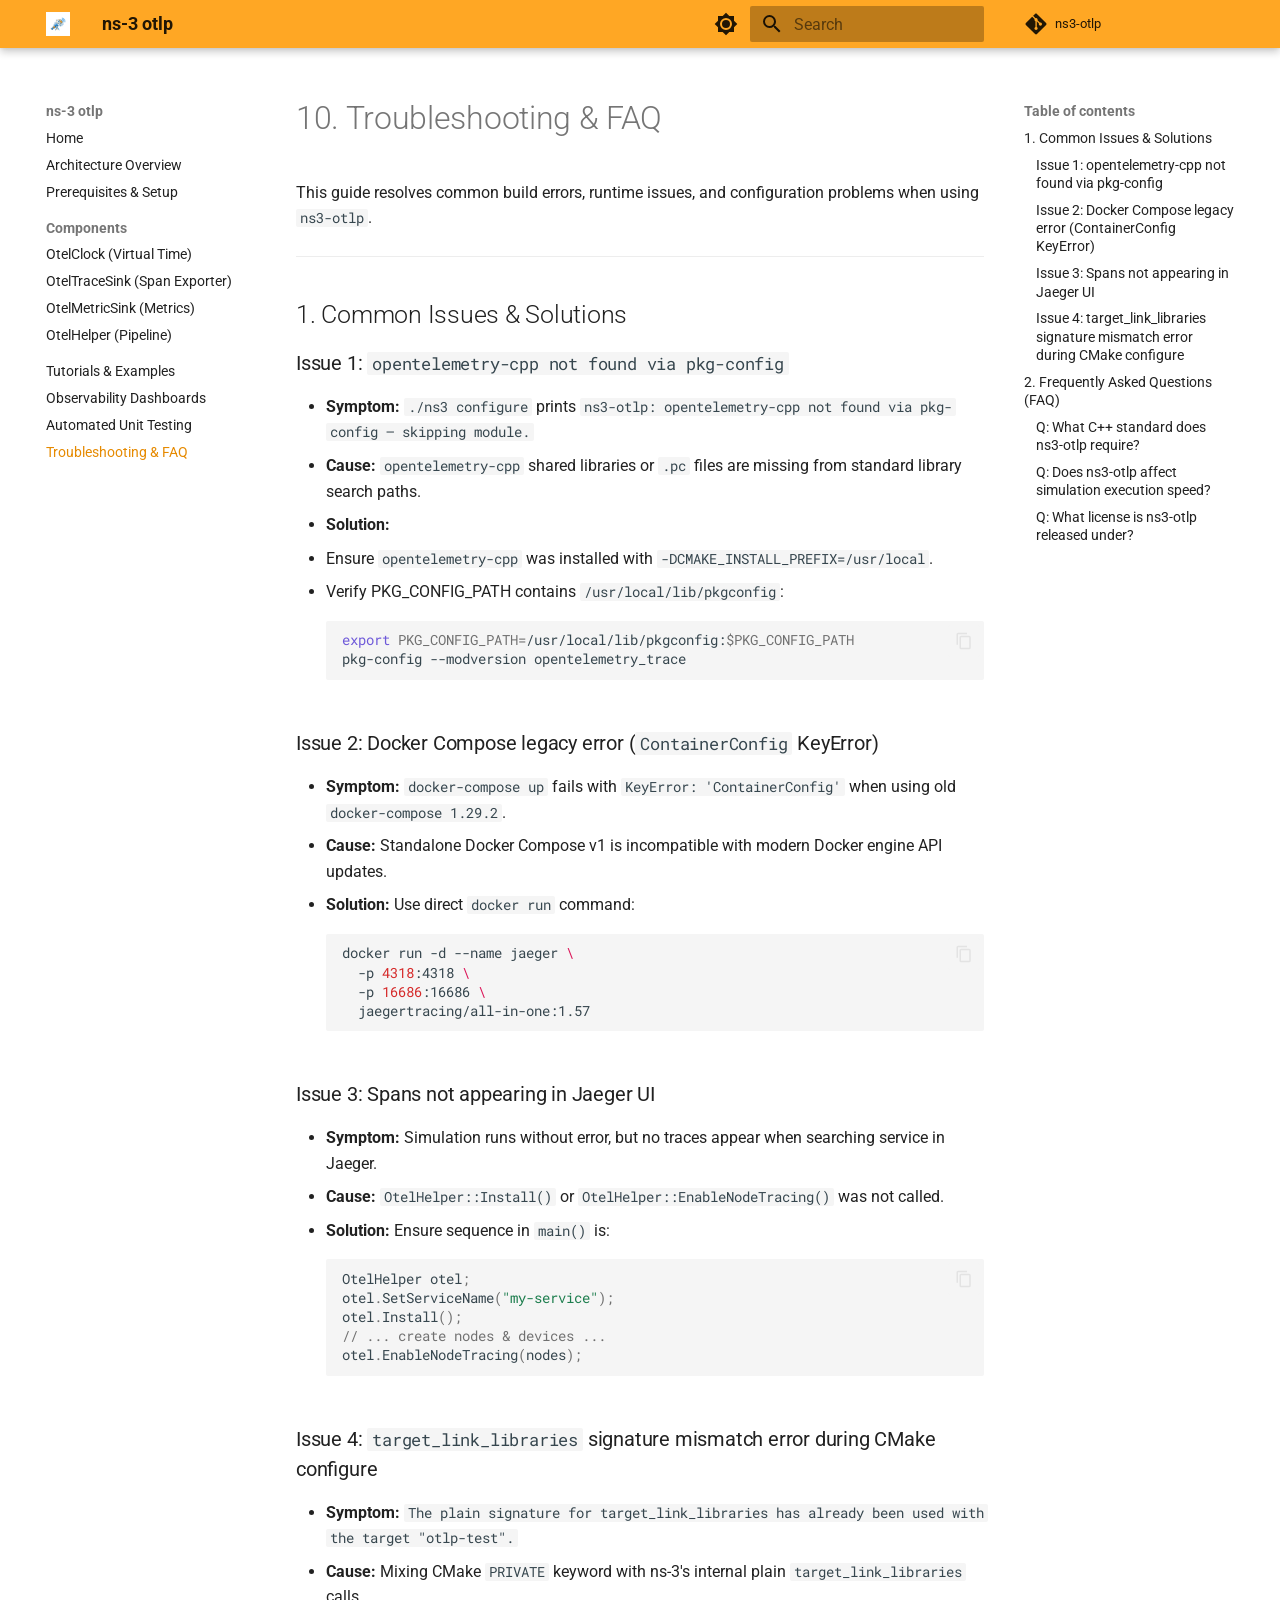
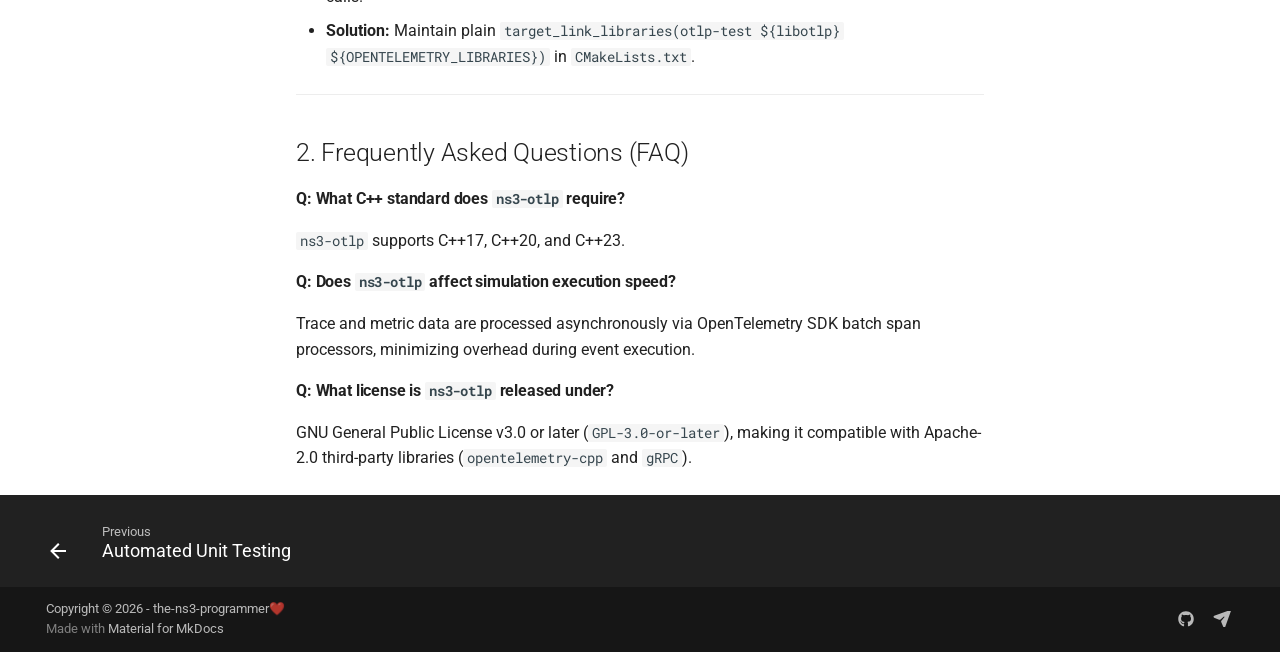
<file: 10_troubleshooting_faq/index.html>
<!doctype html>
<html lang="en" class="no-js">
  <head>
    
      <meta charset="utf-8">
      <meta name="viewport" content="width=device-width,initial-scale=1">
      
        <meta name="description" content="Native OpenTelemetry Exporter Module for Network Simulator 3">
      
      
      
      
        <link rel="prev" href="../09_unit_testing/">
      
      
      
        
      
      
      <link rel="icon" href="../asset/logo.png">
      <meta name="generator" content="mkdocs-1.6.1, mkdocs-material-9.7.7">
    
    
      
        <title>Troubleshooting & FAQ - ns-3 otlp</title>
      
    
    
      <link rel="stylesheet" href="../assets/stylesheets/main.ec1eaa64.min.css">
      
        
        <link rel="stylesheet" href="../assets/stylesheets/palette.ab4e12ef.min.css">
      
      


    
    
      
    
    
      
        
        
        <link rel="preconnect" href="https://fonts.gstatic.com" crossorigin>
        <link rel="stylesheet" href="https://fonts.googleapis.com/css?family=Roboto:300,300i,400,400i,700,700i%7CRoboto+Mono:400,400i,700,700i&display=fallback">
        <style>:root{--md-text-font:"Roboto";--md-code-font:"Roboto Mono"}</style>
      
    
    
      <link rel="stylesheet" href="../extra.css">
    
    <script>__md_scope=new URL("..",location),__md_hash=e=>[...e].reduce(((e,_)=>(e<<5)-e+_.charCodeAt(0)),0),__md_get=(e,_=localStorage,t=__md_scope)=>JSON.parse(_.getItem(t.pathname+"."+e)),__md_set=(e,_,t=localStorage,a=__md_scope)=>{try{t.setItem(a.pathname+"."+e,JSON.stringify(_))}catch(e){}}</script>
    
      

    
    
  </head>
  
  
    
    
      
    
    
    
    
    <body dir="ltr" data-md-color-scheme="default" data-md-color-primary="orange" data-md-color-accent="indigo">
  
    
    <input class="md-toggle" data-md-toggle="drawer" type="checkbox" id="__drawer" autocomplete="off">
    <input class="md-toggle" data-md-toggle="search" type="checkbox" id="__search" autocomplete="off">
    <label class="md-overlay" for="__drawer"></label>
    <div data-md-component="skip">
      
        
        <a href="#10-troubleshooting-faq" class="md-skip">
          Skip to content
        </a>
      
    </div>
    <div data-md-component="announce">
      
    </div>
    
    
      

  

<header class="md-header md-header--shadow" data-md-component="header">
  <nav class="md-header__inner md-grid" aria-label="Header">
    <a href=".." title="ns-3 otlp" class="md-header__button md-logo" aria-label="ns-3 otlp" data-md-component="logo">
      
  <img src="../asset/logo.png" alt="logo">

    </a>
    <label class="md-header__button md-icon" for="__drawer">
      
      <svg xmlns="http://www.w3.org/2000/svg" viewBox="0 0 24 24"><path d="M3 6h18v2H3zm0 5h18v2H3zm0 5h18v2H3z"/></svg>
    </label>
    <div class="md-header__title" data-md-component="header-title">
      <div class="md-header__ellipsis">
        <div class="md-header__topic">
          <span class="md-ellipsis">
            ns-3 otlp
          </span>
        </div>
        <div class="md-header__topic" data-md-component="header-topic">
          <span class="md-ellipsis">
            
              Troubleshooting & FAQ
            
          </span>
        </div>
      </div>
    </div>
    
      
        <form class="md-header__option" data-md-component="palette">
  
    
    
    
    <input class="md-option" data-md-color-media="" data-md-color-scheme="default" data-md-color-primary="orange" data-md-color-accent="indigo"  aria-label="Switch to dark mode"  type="radio" name="__palette" id="__palette_0">
    
      <label class="md-header__button md-icon" title="Switch to dark mode" for="__palette_1" hidden>
        <svg xmlns="http://www.w3.org/2000/svg" viewBox="0 0 24 24"><path d="M12 8a4 4 0 0 0-4 4 4 4 0 0 0 4 4 4 4 0 0 0 4-4 4 4 0 0 0-4-4m0 10a6 6 0 0 1-6-6 6 6 0 0 1 6-6 6 6 0 0 1 6 6 6 6 0 0 1-6 6m8-9.31V4h-4.69L12 .69 8.69 4H4v4.69L.69 12 4 15.31V20h4.69L12 23.31 15.31 20H20v-4.69L23.31 12z"/></svg>
      </label>
    
  
    
    
    
    <input class="md-option" data-md-color-media="" data-md-color-scheme="slate" data-md-color-primary="indigo" data-md-color-accent="orange"  aria-label="Switch to light mode"  type="radio" name="__palette" id="__palette_1">
    
      <label class="md-header__button md-icon" title="Switch to light mode" for="__palette_0" hidden>
        <svg xmlns="http://www.w3.org/2000/svg" viewBox="0 0 24 24"><path d="M12 18c-.89 0-1.74-.2-2.5-.55C11.56 16.5 13 14.42 13 12s-1.44-4.5-3.5-5.45C10.26 6.2 11.11 6 12 6a6 6 0 0 1 6 6 6 6 0 0 1-6 6m8-9.31V4h-4.69L12 .69 8.69 4H4v4.69L.69 12 4 15.31V20h4.69L12 23.31 15.31 20H20v-4.69L23.31 12z"/></svg>
      </label>
    
  
</form>
      
    
    
      <script>var palette=__md_get("__palette");if(palette&&palette.color){if("(prefers-color-scheme)"===palette.color.media){var media=matchMedia("(prefers-color-scheme: light)"),input=document.querySelector(media.matches?"[data-md-color-media='(prefers-color-scheme: light)']":"[data-md-color-media='(prefers-color-scheme: dark)']");palette.color.media=input.getAttribute("data-md-color-media"),palette.color.scheme=input.getAttribute("data-md-color-scheme"),palette.color.primary=input.getAttribute("data-md-color-primary"),palette.color.accent=input.getAttribute("data-md-color-accent")}for(var[key,value]of Object.entries(palette.color))document.body.setAttribute("data-md-color-"+key,value)}</script>
    
    
    
      
      
        <label class="md-header__button md-icon" for="__search">
          
          <svg xmlns="http://www.w3.org/2000/svg" viewBox="0 0 24 24"><path d="M9.5 3A6.5 6.5 0 0 1 16 9.5c0 1.61-.59 3.09-1.56 4.23l.27.27h.79l5 5-1.5 1.5-5-5v-.79l-.27-.27A6.52 6.52 0 0 1 9.5 16 6.5 6.5 0 0 1 3 9.5 6.5 6.5 0 0 1 9.5 3m0 2C7 5 5 7 5 9.5S7 14 9.5 14 14 12 14 9.5 12 5 9.5 5"/></svg>
        </label>
        <div class="md-search" data-md-component="search" role="dialog">
  <label class="md-search__overlay" for="__search"></label>
  <div class="md-search__inner" role="search">
    <form class="md-search__form" name="search">
      <input type="text" class="md-search__input" name="query" aria-label="Search" placeholder="Search" autocapitalize="off" autocorrect="off" autocomplete="off" spellcheck="false" data-md-component="search-query" required>
      <label class="md-search__icon md-icon" for="__search">
        
        <svg xmlns="http://www.w3.org/2000/svg" viewBox="0 0 24 24"><path d="M9.5 3A6.5 6.5 0 0 1 16 9.5c0 1.61-.59 3.09-1.56 4.23l.27.27h.79l5 5-1.5 1.5-5-5v-.79l-.27-.27A6.52 6.52 0 0 1 9.5 16 6.5 6.5 0 0 1 3 9.5 6.5 6.5 0 0 1 9.5 3m0 2C7 5 5 7 5 9.5S7 14 9.5 14 14 12 14 9.5 12 5 9.5 5"/></svg>
        
        <svg xmlns="http://www.w3.org/2000/svg" viewBox="0 0 24 24"><path d="M20 11v2H8l5.5 5.5-1.42 1.42L4.16 12l7.92-7.92L13.5 5.5 8 11z"/></svg>
      </label>
      <nav class="md-search__options" aria-label="Search">
        
        <button type="reset" class="md-search__icon md-icon" title="Clear" aria-label="Clear" tabindex="-1">
          
          <svg xmlns="http://www.w3.org/2000/svg" viewBox="0 0 24 24"><path d="M19 6.41 17.59 5 12 10.59 6.41 5 5 6.41 10.59 12 5 17.59 6.41 19 12 13.41 17.59 19 19 17.59 13.41 12z"/></svg>
        </button>
      </nav>
      
        <div class="md-search__suggest" data-md-component="search-suggest"></div>
      
    </form>
    <div class="md-search__output">
      <div class="md-search__scrollwrap" tabindex="0" data-md-scrollfix>
        <div class="md-search-result" data-md-component="search-result">
          <div class="md-search-result__meta">
            Initializing search
          </div>
          <ol class="md-search-result__list" role="presentation"></ol>
        </div>
      </div>
    </div>
  </div>
</div>
      
    
    
      <div class="md-header__source">
        <a href="https://github.com/the-ns3-programmer/ns3-otlp" title="Go to repository" class="md-source" data-md-component="source">
  <div class="md-source__icon md-icon">
    
    <svg xmlns="http://www.w3.org/2000/svg" viewBox="0 0 448 512"><!--! Font Awesome Free 7.1.0 by @fontawesome - https://fontawesome.com License - https://fontawesome.com/license/free (Icons: CC BY 4.0, Fonts: SIL OFL 1.1, Code: MIT License) Copyright 2025 Fonticons, Inc.--><path d="M439.6 236.1 244 40.5c-5.4-5.5-12.8-8.5-20.4-8.5s-15 3-20.4 8.4L162.5 81l51.5 51.5c27.1-9.1 52.7 16.8 43.4 43.7l49.7 49.7c34.2-11.8 61.2 31 35.5 56.7-26.5 26.5-70.2-2.9-56-37.3L240.3 199v121.9c25.3 12.5 22.3 41.8 9.1 55-6.4 6.4-15.2 10.1-24.3 10.1s-17.8-3.6-24.3-10.1c-17.6-17.6-11.1-46.9 11.2-56v-123c-20.8-8.5-24.6-30.7-18.6-45L142.6 101 8.5 235.1C3 240.6 0 247.9 0 255.5s3 15 8.5 20.4l195.6 195.7c5.4 5.4 12.7 8.4 20.4 8.4s15-3 20.4-8.4l194.7-194.7c5.4-5.4 8.4-12.8 8.4-20.4s-3-15-8.4-20.4"/></svg>
  </div>
  <div class="md-source__repository">
    ns3-otlp
  </div>
</a>
      </div>
    
  </nav>
  
</header>
    
    <div class="md-container" data-md-component="container">
      
      
        
          
        
      
      <main class="md-main" data-md-component="main">
        <div class="md-main__inner md-grid">
          
            
              
              <div class="md-sidebar md-sidebar--primary" data-md-component="sidebar" data-md-type="navigation" >
                <div class="md-sidebar__scrollwrap">
                  <div class="md-sidebar__inner">
                    



<nav class="md-nav md-nav--primary" aria-label="Navigation" data-md-level="0">
  <label class="md-nav__title" for="__drawer">
    <a href=".." title="ns-3 otlp" class="md-nav__button md-logo" aria-label="ns-3 otlp" data-md-component="logo">
      
  <img src="../asset/logo.png" alt="logo">

    </a>
    ns-3 otlp
  </label>
  
    <div class="md-nav__source">
      <a href="https://github.com/the-ns3-programmer/ns3-otlp" title="Go to repository" class="md-source" data-md-component="source">
  <div class="md-source__icon md-icon">
    
    <svg xmlns="http://www.w3.org/2000/svg" viewBox="0 0 448 512"><!--! Font Awesome Free 7.1.0 by @fontawesome - https://fontawesome.com License - https://fontawesome.com/license/free (Icons: CC BY 4.0, Fonts: SIL OFL 1.1, Code: MIT License) Copyright 2025 Fonticons, Inc.--><path d="M439.6 236.1 244 40.5c-5.4-5.5-12.8-8.5-20.4-8.5s-15 3-20.4 8.4L162.5 81l51.5 51.5c27.1-9.1 52.7 16.8 43.4 43.7l49.7 49.7c34.2-11.8 61.2 31 35.5 56.7-26.5 26.5-70.2-2.9-56-37.3L240.3 199v121.9c25.3 12.5 22.3 41.8 9.1 55-6.4 6.4-15.2 10.1-24.3 10.1s-17.8-3.6-24.3-10.1c-17.6-17.6-11.1-46.9 11.2-56v-123c-20.8-8.5-24.6-30.7-18.6-45L142.6 101 8.5 235.1C3 240.6 0 247.9 0 255.5s3 15 8.5 20.4l195.6 195.7c5.4 5.4 12.7 8.4 20.4 8.4s15-3 20.4-8.4l194.7-194.7c5.4-5.4 8.4-12.8 8.4-20.4s-3-15-8.4-20.4"/></svg>
  </div>
  <div class="md-source__repository">
    ns3-otlp
  </div>
</a>
    </div>
  
  <ul class="md-nav__list" data-md-scrollfix>
    
      
      
  
  
  
  
    <li class="md-nav__item">
      <a href=".." class="md-nav__link">
        
  
  
  <span class="md-ellipsis">
    
  
    Home
  

    
  </span>
  
  

      </a>
    </li>
  

    
      
      
  
  
  
  
    <li class="md-nav__item">
      <a href="../01_architecture_overview/" class="md-nav__link">
        
  
  
  <span class="md-ellipsis">
    
  
    Architecture Overview
  

    
  </span>
  
  

      </a>
    </li>
  

    
      
      
  
  
  
  
    <li class="md-nav__item">
      <a href="../02_prerequisites_and_setup/" class="md-nav__link">
        
  
  
  <span class="md-ellipsis">
    
  
    Prerequisites & Setup
  

    
  </span>
  
  

      </a>
    </li>
  

    
      
      
  
  
  
  
    
    
    
    
      
        
        
      
    
    
    <li class="md-nav__item md-nav__item--section md-nav__item--nested">
      
        
        
        <input class="md-nav__toggle md-toggle " type="checkbox" id="__nav_4" >
        
          
          <label class="md-nav__link" for="__nav_4" id="__nav_4_label" tabindex="">
            
  
  
  <span class="md-ellipsis">
    
  
    Components
  

    
  </span>
  
  

            <span class="md-nav__icon md-icon"></span>
          </label>
        
        <nav class="md-nav" data-md-level="1" aria-labelledby="__nav_4_label" aria-expanded="false">
          <label class="md-nav__title" for="__nav_4">
            <span class="md-nav__icon md-icon"></span>
            
  
    Components
  

          </label>
          <ul class="md-nav__list" data-md-scrollfix>
            
              
                
  
  
  
  
    <li class="md-nav__item">
      <a href="../03_otel_clock/" class="md-nav__link">
        
  
  
  <span class="md-ellipsis">
    
  
    OtelClock (Virtual Time)
  

    
  </span>
  
  

      </a>
    </li>
  

              
            
              
                
  
  
  
  
    <li class="md-nav__item">
      <a href="../04_otel_trace_sink/" class="md-nav__link">
        
  
  
  <span class="md-ellipsis">
    
  
    OtelTraceSink (Span Exporter)
  

    
  </span>
  
  

      </a>
    </li>
  

              
            
              
                
  
  
  
  
    <li class="md-nav__item">
      <a href="../05_otel_metric_sink/" class="md-nav__link">
        
  
  
  <span class="md-ellipsis">
    
  
    OtelMetricSink (Metrics)
  

    
  </span>
  
  

      </a>
    </li>
  

              
            
              
                
  
  
  
  
    <li class="md-nav__item">
      <a href="../06_otel_helper/" class="md-nav__link">
        
  
  
  <span class="md-ellipsis">
    
  
    OtelHelper (Pipeline)
  

    
  </span>
  
  

      </a>
    </li>
  

              
            
          </ul>
        </nav>
      
    </li>
  

    
      
      
  
  
  
  
    <li class="md-nav__item">
      <a href="../07_tutorials_and_examples/" class="md-nav__link">
        
  
  
  <span class="md-ellipsis">
    
  
    Tutorials & Examples
  

    
  </span>
  
  

      </a>
    </li>
  

    
      
      
  
  
  
  
    <li class="md-nav__item">
      <a href="../08_observability_dashboards/" class="md-nav__link">
        
  
  
  <span class="md-ellipsis">
    
  
    Observability Dashboards
  

    
  </span>
  
  

      </a>
    </li>
  

    
      
      
  
  
  
  
    <li class="md-nav__item">
      <a href="../09_unit_testing/" class="md-nav__link">
        
  
  
  <span class="md-ellipsis">
    
  
    Automated Unit Testing
  

    
  </span>
  
  

      </a>
    </li>
  

    
      
      
  
  
    
  
  
  
    <li class="md-nav__item md-nav__item--active">
      
      <input class="md-nav__toggle md-toggle" type="checkbox" id="__toc">
      
      
        
      
      
        <label class="md-nav__link md-nav__link--active" for="__toc">
          
  
  
  <span class="md-ellipsis">
    
  
    Troubleshooting & FAQ
  

    
  </span>
  
  

          <span class="md-nav__icon md-icon"></span>
        </label>
      
      <a href="./" class="md-nav__link md-nav__link--active">
        
  
  
  <span class="md-ellipsis">
    
  
    Troubleshooting & FAQ
  

    
  </span>
  
  

      </a>
      
        

<nav class="md-nav md-nav--secondary" aria-label="Table of contents">
  
  
  
    
  
  
    <label class="md-nav__title" for="__toc">
      <span class="md-nav__icon md-icon"></span>
      Table of contents
    </label>
    <ul class="md-nav__list" data-md-component="toc" data-md-scrollfix>
      
        <li class="md-nav__item">
  <a href="#1-common-issues-solutions" class="md-nav__link">
    <span class="md-ellipsis">
      
        1. Common Issues &amp; Solutions
      
    </span>
  </a>
  
    <nav class="md-nav" aria-label="1. Common Issues &amp; Solutions">
      <ul class="md-nav__list">
        
          <li class="md-nav__item">
  <a href="#issue-1-opentelemetry-cpp-not-found-via-pkg-config" class="md-nav__link">
    <span class="md-ellipsis">
      
        Issue 1: opentelemetry-cpp not found via pkg-config
      
    </span>
  </a>
  
</li>
        
          <li class="md-nav__item">
  <a href="#issue-2-docker-compose-legacy-error-containerconfig-keyerror" class="md-nav__link">
    <span class="md-ellipsis">
      
        Issue 2: Docker Compose legacy error (ContainerConfig KeyError)
      
    </span>
  </a>
  
</li>
        
          <li class="md-nav__item">
  <a href="#issue-3-spans-not-appearing-in-jaeger-ui" class="md-nav__link">
    <span class="md-ellipsis">
      
        Issue 3: Spans not appearing in Jaeger UI
      
    </span>
  </a>
  
</li>
        
          <li class="md-nav__item">
  <a href="#issue-4-target_link_libraries-signature-mismatch-error-during-cmake-configure" class="md-nav__link">
    <span class="md-ellipsis">
      
        Issue 4: target_link_libraries signature mismatch error during CMake configure
      
    </span>
  </a>
  
</li>
        
      </ul>
    </nav>
  
</li>
      
        <li class="md-nav__item">
  <a href="#2-frequently-asked-questions-faq" class="md-nav__link">
    <span class="md-ellipsis">
      
        2. Frequently Asked Questions (FAQ)
      
    </span>
  </a>
  
    <nav class="md-nav" aria-label="2. Frequently Asked Questions (FAQ)">
      <ul class="md-nav__list">
        
          <li class="md-nav__item">
  <a href="#q-what-c-standard-does-ns3-otlp-require" class="md-nav__link">
    <span class="md-ellipsis">
      
        Q: What C++ standard does ns3-otlp require?
      
    </span>
  </a>
  
</li>
        
          <li class="md-nav__item">
  <a href="#q-does-ns3-otlp-affect-simulation-execution-speed" class="md-nav__link">
    <span class="md-ellipsis">
      
        Q: Does ns3-otlp affect simulation execution speed?
      
    </span>
  </a>
  
</li>
        
          <li class="md-nav__item">
  <a href="#q-what-license-is-ns3-otlp-released-under" class="md-nav__link">
    <span class="md-ellipsis">
      
        Q: What license is ns3-otlp released under?
      
    </span>
  </a>
  
</li>
        
      </ul>
    </nav>
  
</li>
      
    </ul>
  
</nav>
      
    </li>
  

    
  </ul>
</nav>
                  </div>
                </div>
              </div>
            
            
              
              <div class="md-sidebar md-sidebar--secondary" data-md-component="sidebar" data-md-type="toc" >
                <div class="md-sidebar__scrollwrap">
                  <div class="md-sidebar__inner">
                    

<nav class="md-nav md-nav--secondary" aria-label="Table of contents">
  
  
  
    
  
  
    <label class="md-nav__title" for="__toc">
      <span class="md-nav__icon md-icon"></span>
      Table of contents
    </label>
    <ul class="md-nav__list" data-md-component="toc" data-md-scrollfix>
      
        <li class="md-nav__item">
  <a href="#1-common-issues-solutions" class="md-nav__link">
    <span class="md-ellipsis">
      
        1. Common Issues &amp; Solutions
      
    </span>
  </a>
  
    <nav class="md-nav" aria-label="1. Common Issues &amp; Solutions">
      <ul class="md-nav__list">
        
          <li class="md-nav__item">
  <a href="#issue-1-opentelemetry-cpp-not-found-via-pkg-config" class="md-nav__link">
    <span class="md-ellipsis">
      
        Issue 1: opentelemetry-cpp not found via pkg-config
      
    </span>
  </a>
  
</li>
        
          <li class="md-nav__item">
  <a href="#issue-2-docker-compose-legacy-error-containerconfig-keyerror" class="md-nav__link">
    <span class="md-ellipsis">
      
        Issue 2: Docker Compose legacy error (ContainerConfig KeyError)
      
    </span>
  </a>
  
</li>
        
          <li class="md-nav__item">
  <a href="#issue-3-spans-not-appearing-in-jaeger-ui" class="md-nav__link">
    <span class="md-ellipsis">
      
        Issue 3: Spans not appearing in Jaeger UI
      
    </span>
  </a>
  
</li>
        
          <li class="md-nav__item">
  <a href="#issue-4-target_link_libraries-signature-mismatch-error-during-cmake-configure" class="md-nav__link">
    <span class="md-ellipsis">
      
        Issue 4: target_link_libraries signature mismatch error during CMake configure
      
    </span>
  </a>
  
</li>
        
      </ul>
    </nav>
  
</li>
      
        <li class="md-nav__item">
  <a href="#2-frequently-asked-questions-faq" class="md-nav__link">
    <span class="md-ellipsis">
      
        2. Frequently Asked Questions (FAQ)
      
    </span>
  </a>
  
    <nav class="md-nav" aria-label="2. Frequently Asked Questions (FAQ)">
      <ul class="md-nav__list">
        
          <li class="md-nav__item">
  <a href="#q-what-c-standard-does-ns3-otlp-require" class="md-nav__link">
    <span class="md-ellipsis">
      
        Q: What C++ standard does ns3-otlp require?
      
    </span>
  </a>
  
</li>
        
          <li class="md-nav__item">
  <a href="#q-does-ns3-otlp-affect-simulation-execution-speed" class="md-nav__link">
    <span class="md-ellipsis">
      
        Q: Does ns3-otlp affect simulation execution speed?
      
    </span>
  </a>
  
</li>
        
          <li class="md-nav__item">
  <a href="#q-what-license-is-ns3-otlp-released-under" class="md-nav__link">
    <span class="md-ellipsis">
      
        Q: What license is ns3-otlp released under?
      
    </span>
  </a>
  
</li>
        
      </ul>
    </nav>
  
</li>
      
    </ul>
  
</nav>
                  </div>
                </div>
              </div>
            
          
          
            <div class="md-content" data-md-component="content">
              
              <article class="md-content__inner md-typeset">
                
                  


  
  


<h1 id="10-troubleshooting-faq">10. Troubleshooting &amp; FAQ<a class="headerlink" href="#10-troubleshooting-faq" title="Permanent link">&para;</a></h1>
<p>This guide resolves common build errors, runtime issues, and configuration problems when using <code>ns3-otlp</code>.</p>
<hr />
<h2 id="1-common-issues-solutions">1. Common Issues &amp; Solutions<a class="headerlink" href="#1-common-issues-solutions" title="Permanent link">&para;</a></h2>
<h3 id="issue-1-opentelemetry-cpp-not-found-via-pkg-config">Issue 1: <code>opentelemetry-cpp not found via pkg-config</code><a class="headerlink" href="#issue-1-opentelemetry-cpp-not-found-via-pkg-config" title="Permanent link">&para;</a></h3>
<ul>
<li><strong>Symptom:</strong> <code>./ns3 configure</code> prints <code>ns3-otlp: opentelemetry-cpp not found via pkg-config — skipping module.</code></li>
<li><strong>Cause:</strong> <code>opentelemetry-cpp</code> shared libraries or <code>.pc</code> files are missing from standard library search paths.</li>
<li><strong>Solution:</strong></li>
<li>Ensure <code>opentelemetry-cpp</code> was installed with <code>-DCMAKE_INSTALL_PREFIX=/usr/local</code>.</li>
<li>Verify PKG_CONFIG_PATH contains <code>/usr/local/lib/pkgconfig</code>:
     <div class="highlight"><pre><span></span><code><span class="nb">export</span><span class="w"> </span><span class="nv">PKG_CONFIG_PATH</span><span class="o">=</span>/usr/local/lib/pkgconfig:<span class="nv">$PKG_CONFIG_PATH</span>
pkg-config<span class="w"> </span>--modversion<span class="w"> </span>opentelemetry_trace
</code></pre></div></li>
</ul>
<h3 id="issue-2-docker-compose-legacy-error-containerconfig-keyerror">Issue 2: Docker Compose legacy error (<code>ContainerConfig</code> KeyError)<a class="headerlink" href="#issue-2-docker-compose-legacy-error-containerconfig-keyerror" title="Permanent link">&para;</a></h3>
<ul>
<li><strong>Symptom:</strong> <code>docker-compose up</code> fails with <code>KeyError: 'ContainerConfig'</code> when using old <code>docker-compose 1.29.2</code>.</li>
<li><strong>Cause:</strong> Standalone Docker Compose v1 is incompatible with modern Docker engine API updates.</li>
<li><strong>Solution:</strong> Use direct <code>docker run</code> command:
  <div class="highlight"><pre><span></span><code>docker<span class="w"> </span>run<span class="w"> </span>-d<span class="w"> </span>--name<span class="w"> </span>jaeger<span class="w"> </span><span class="se">\</span>
<span class="w">  </span>-p<span class="w"> </span><span class="m">4318</span>:4318<span class="w"> </span><span class="se">\</span>
<span class="w">  </span>-p<span class="w"> </span><span class="m">16686</span>:16686<span class="w"> </span><span class="se">\</span>
<span class="w">  </span>jaegertracing/all-in-one:1.57
</code></pre></div></li>
</ul>
<h3 id="issue-3-spans-not-appearing-in-jaeger-ui">Issue 3: Spans not appearing in Jaeger UI<a class="headerlink" href="#issue-3-spans-not-appearing-in-jaeger-ui" title="Permanent link">&para;</a></h3>
<ul>
<li><strong>Symptom:</strong> Simulation runs without error, but no traces appear when searching service in Jaeger.</li>
<li><strong>Cause:</strong> <code>OtelHelper::Install()</code> or <code>OtelHelper::EnableNodeTracing()</code> was not called.</li>
<li><strong>Solution:</strong> Ensure sequence in <code>main()</code> is:
  <div class="highlight"><pre><span></span><code><span class="n">OtelHelper</span><span class="w"> </span><span class="n">otel</span><span class="p">;</span>
<span class="n">otel</span><span class="p">.</span><span class="n">SetServiceName</span><span class="p">(</span><span class="s">&quot;my-service&quot;</span><span class="p">);</span>
<span class="n">otel</span><span class="p">.</span><span class="n">Install</span><span class="p">();</span>
<span class="c1">// ... create nodes &amp; devices ...</span>
<span class="n">otel</span><span class="p">.</span><span class="n">EnableNodeTracing</span><span class="p">(</span><span class="n">nodes</span><span class="p">);</span>
</code></pre></div></li>
</ul>
<h3 id="issue-4-target_link_libraries-signature-mismatch-error-during-cmake-configure">Issue 4: <code>target_link_libraries</code> signature mismatch error during CMake configure<a class="headerlink" href="#issue-4-target_link_libraries-signature-mismatch-error-during-cmake-configure" title="Permanent link">&para;</a></h3>
<ul>
<li><strong>Symptom:</strong> <code>The plain signature for target_link_libraries has already been used with the target "otlp-test".</code></li>
<li><strong>Cause:</strong> Mixing CMake <code>PRIVATE</code> keyword with ns-3's internal plain <code>target_link_libraries</code> calls.</li>
<li><strong>Solution:</strong> Maintain plain <code>target_link_libraries(otlp-test ${libotlp} ${OPENTELEMETRY_LIBRARIES})</code> in <code>CMakeLists.txt</code>.</li>
</ul>
<hr />
<h2 id="2-frequently-asked-questions-faq">2. Frequently Asked Questions (FAQ)<a class="headerlink" href="#2-frequently-asked-questions-faq" title="Permanent link">&para;</a></h2>
<h4 id="q-what-c-standard-does-ns3-otlp-require">Q: What C++ standard does <code>ns3-otlp</code> require?<a class="headerlink" href="#q-what-c-standard-does-ns3-otlp-require" title="Permanent link">&para;</a></h4>
<p><code>ns3-otlp</code> supports C++17, C++20, and C++23.</p>
<h4 id="q-does-ns3-otlp-affect-simulation-execution-speed">Q: Does <code>ns3-otlp</code> affect simulation execution speed?<a class="headerlink" href="#q-does-ns3-otlp-affect-simulation-execution-speed" title="Permanent link">&para;</a></h4>
<p>Trace and metric data are processed asynchronously via OpenTelemetry SDK batch span processors, minimizing overhead during event execution.</p>
<h4 id="q-what-license-is-ns3-otlp-released-under">Q: What license is <code>ns3-otlp</code> released under?<a class="headerlink" href="#q-what-license-is-ns3-otlp-released-under" title="Permanent link">&para;</a></h4>
<p>GNU General Public License v3.0 or later (<code>GPL-3.0-or-later</code>), making it compatible with Apache-2.0 third-party libraries (<code>opentelemetry-cpp</code> and <code>gRPC</code>).</p>












                
              </article>
            </div>
          
          
<script>var target=document.getElementById(location.hash.slice(1));target&&target.name&&(target.checked=target.name.startsWith("__tabbed_"))</script>
        </div>
        
          <button type="button" class="md-top md-icon" data-md-component="top" hidden>
  
  <svg xmlns="http://www.w3.org/2000/svg" viewBox="0 0 24 24"><path d="M13 20h-2V8l-5.5 5.5-1.42-1.42L12 4.16l7.92 7.92-1.42 1.42L13 8z"/></svg>
  Back to top
</button>
        
      </main>
      
        <footer class="md-footer">
  
    
      
      <nav class="md-footer__inner md-grid" aria-label="Footer" >
        
          
          <a href="../09_unit_testing/" class="md-footer__link md-footer__link--prev" aria-label="Previous: Automated Unit Testing">
            <div class="md-footer__button md-icon">
              
              <svg xmlns="http://www.w3.org/2000/svg" viewBox="0 0 24 24"><path d="M20 11v2H8l5.5 5.5-1.42 1.42L4.16 12l7.92-7.92L13.5 5.5 8 11z"/></svg>
            </div>
            <div class="md-footer__title">
              <span class="md-footer__direction">
                Previous
              </span>
              <div class="md-ellipsis">
                Automated Unit Testing
              </div>
            </div>
          </a>
        
        
      </nav>
    
  
  <div class="md-footer-meta md-typeset">
    <div class="md-footer-meta__inner md-grid">
      <div class="md-copyright">
  
    <div class="md-copyright__highlight">
      Copyright &copy; 2026 - the-ns3-programmer❤️
    </div>
  
  
    Made with
    <a href="https://squidfunk.github.io/mkdocs-material/" target="_blank" rel="noopener">
      Material for MkDocs
    </a>
  
</div>
      
        
<div class="md-social">
  
    
    
    
    
      
      
    
    <a href="https://github.com/the-ns3-programmer/ns3-otlp" target="_blank" rel="noopener" title="github.com" class="md-social__link">
      <svg xmlns="http://www.w3.org/2000/svg" viewBox="0 0 512 512"><!--! Font Awesome Free 7.1.0 by @fontawesome - https://fontawesome.com License - https://fontawesome.com/license/free (Icons: CC BY 4.0, Fonts: SIL OFL 1.1, Code: MIT License) Copyright 2025 Fonticons, Inc.--><path d="M173.9 397.4c0 2-2.3 3.6-5.2 3.6-3.3.3-5.6-1.3-5.6-3.6 0-2 2.3-3.6 5.2-3.6 3-.3 5.6 1.3 5.6 3.6m-31.1-4.5c-.7 2 1.3 4.3 4.3 4.9 2.6 1 5.6 0 6.2-2s-1.3-4.3-4.3-5.2c-2.6-.7-5.5.3-6.2 2.3m44.2-1.7c-2.9.7-4.9 2.6-4.6 4.9.3 2 2.9 3.3 5.9 2.6 2.9-.7 4.9-2.6 4.6-4.6-.3-1.9-3-3.2-5.9-2.9M252.8 8C114.1 8 8 113.3 8 252c0 110.9 69.8 205.8 169.5 239.2 12.8 2.3 17.3-5.6 17.3-12.1 0-6.2-.3-40.4-.3-61.4 0 0-70 15-84.7-29.8 0 0-11.4-29.1-27.8-36.6 0 0-22.9-15.7 1.6-15.4 0 0 24.9 2 38.6 25.8 21.9 38.6 58.6 27.5 72.9 20.9 2.3-16 8.8-27.1 16-33.7-55.9-6.2-112.3-14.3-112.3-110.5 0-27.5 7.6-41.3 23.6-58.9-2.6-6.5-11.1-33.3 2.6-67.9 20.9-6.5 69 27 69 27 20-5.6 41.5-8.5 62.8-8.5s42.8 2.9 62.8 8.5c0 0 48.1-33.6 69-27 13.7 34.7 5.2 61.4 2.6 67.9 16 17.7 25.8 31.5 25.8 58.9 0 96.5-58.9 104.2-114.8 110.5 9.2 7.9 17 22.9 17 46.4 0 33.7-.3 75.4-.3 83.6 0 6.5 4.6 14.4 17.3 12.1C436.2 457.8 504 362.9 504 252 504 113.3 391.5 8 252.8 8M105.2 352.9c-1.3 1-1 3.3.7 5.2 1.6 1.6 3.9 2.3 5.2 1 1.3-1 1-3.3-.7-5.2-1.6-1.6-3.9-2.3-5.2-1m-10.8-8.1c-.7 1.3.3 2.9 2.3 3.9 1.6 1 3.6.7 4.3-.7.7-1.3-.3-2.9-2.3-3.9-2-.6-3.6-.3-4.3.7m32.4 35.6c-1.6 1.3-1 4.3 1.3 6.2 2.3 2.3 5.2 2.6 6.5 1 1.3-1.3.7-4.3-1.3-6.2-2.2-2.3-5.2-2.6-6.5-1m-11.4-14.7c-1.6 1-1.6 3.6 0 5.9s4.3 3.3 5.6 2.3c1.6-1.3 1.6-3.9 0-6.2-1.4-2.3-4-3.3-5.6-2"/></svg>
    </a>
  
    
    
    
    
    <a href="mailto:arunsanthosh.rashok@gmail.com" target="_blank" rel="noopener" title="" class="md-social__link">
      <svg xmlns="http://www.w3.org/2000/svg" viewBox="0 0 576 512"><!--! Font Awesome Free 7.1.0 by @fontawesome - https://fontawesome.com License - https://fontawesome.com/license/free (Icons: CC BY 4.0, Fonts: SIL OFL 1.1, Code: MIT License) Copyright 2025 Fonticons, Inc.--><path d="M536.4-26.3c9.8-3.5 20.6-1 28 6.3s9.8 18.2 6.3 28l-178 496.9c-5 13.9-18.1 23.1-32.8 23.1-14.2 0-27-8.6-32.3-21.7l-64.2-158c-4.5-11-2.5-23.6 5.2-32.6l94.5-112.4c5.1-6.1 4.7-15-.9-20.6s-14.6-6-20.6-.9l-112.4 94.3c-9.1 7.6-21.6 9.6-32.6 5.2L38.1 216.8c-13.1-5.3-21.7-18.1-21.7-32.3 0-14.7 9.2-27.8 23.1-32.8z"/></svg>
    </a>
  
</div>
      
    </div>
  </div>
</footer>
      
    </div>
    <div class="md-dialog" data-md-component="dialog">
      <div class="md-dialog__inner md-typeset"></div>
    </div>
    
    
    
      
      
      <script id="__config" type="application/json">{"annotate": null, "base": "..", "features": ["navigation.footer", "navigation.instant", "navigation.tracking", "navigation.top", "navigation.sections", "search.suggest", "search.highlight", "content.code.copy"], "search": "../assets/javascripts/workers/search.2c215733.min.js", "tags": null, "translations": {"clipboard.copied": "Copied to clipboard", "clipboard.copy": "Copy to clipboard", "search.result.more.one": "1 more on this page", "search.result.more.other": "# more on this page", "search.result.none": "No matching documents", "search.result.one": "1 matching document", "search.result.other": "# matching documents", "search.result.placeholder": "Type to start searching", "search.result.term.missing": "Missing", "select.version": "Select version"}, "version": null}</script>
    
    
      <script src="../assets/javascripts/bundle.d7400e89.min.js"></script>
      
    
  </body>
</html>
</file>
<file: extra.css>
:root {
  --md-primary-fg-color:        #F8A100;
  --md-primary-fg-color--light: #FFB833;
  --md-primary-fg-color--dark:  #D98800;
  --md-primary-bg-color:        #FFFFFF;
  --md-primary-bg-color--light: #FFFFFF;
  --md-accent-fg-color:         #3B52A4;
}

[data-md-color-scheme="slate"] {
  --md-primary-fg-color:        #3B52A4;
  --md-primary-fg-color--light: #4F67BB;
  --md-primary-fg-color--dark:  #2C3E82;
  --md-primary-bg-color:        #1E222A;
  --md-accent-fg-color:         #F8A100;
}
</file>
<file: assets/stylesheets/main.ec1eaa64.min.css>
@charset "UTF-8";html{-webkit-text-size-adjust:none;-moz-text-size-adjust:none;text-size-adjust:none;box-sizing:border-box}*,:after,:before{box-sizing:inherit}@media (prefers-reduced-motion){*,:after,:before{transition:none!important}}body{margin:0}a,button,input,label{-webkit-tap-highlight-color:transparent}a{color:inherit;text-decoration:none}hr{border:0;box-sizing:initial;display:block;height:.05rem;overflow:visible;padding:0}small{font-size:80%}sub,sup{line-height:1em}img{border-style:none}table{border-collapse:initial;border-spacing:0}td,th{font-weight:400;vertical-align:top}button{background:#0000;border:0;font-family:inherit;font-size:inherit;margin:0;padding:0}input{border:0;outline:none}:root{--md-primary-fg-color:#4051b5;--md-primary-fg-color--light:#5d6cc0;--md-primary-fg-color--dark:#303fa1;--md-primary-bg-color:#fff;--md-primary-bg-color--light:#ffffffb3;--md-accent-fg-color:#526cfe;--md-accent-fg-color--transparent:#526cfe1a;--md-accent-bg-color:#fff;--md-accent-bg-color--light:#ffffffb3}[data-md-color-scheme=default]{color-scheme:light}[data-md-color-scheme=default] img[src$="#gh-dark-mode-only"],[data-md-color-scheme=default] img[src$="#only-dark"]{display:none}:root,[data-md-color-scheme=default]{--md-hue:225deg;--md-default-fg-color:#000000de;--md-default-fg-color--light:#0000008a;--md-default-fg-color--lighter:#00000052;--md-default-fg-color--lightest:#00000012;--md-default-bg-color:#fff;--md-default-bg-color--light:#ffffffb3;--md-default-bg-color--lighter:#ffffff4d;--md-default-bg-color--lightest:#ffffff1f;--md-code-fg-color:#36464e;--md-code-bg-color:#f5f5f5;--md-code-bg-color--light:#f5f5f5b3;--md-code-bg-color--lighter:#f5f5f54d;--md-code-hl-color:#4287ff;--md-code-hl-color--light:#4287ff1a;--md-code-hl-number-color:#d52a2a;--md-code-hl-special-color:#db1457;--md-code-hl-function-color:#a846b9;--md-code-hl-constant-color:#6e59d9;--md-code-hl-keyword-color:#3f6ec6;--md-code-hl-string-color:#1c7d4d;--md-code-hl-name-color:var(--md-code-fg-color);--md-code-hl-operator-color:var(--md-default-fg-color--light);--md-code-hl-punctuation-color:var(--md-default-fg-color--light);--md-code-hl-comment-color:var(--md-default-fg-color--light);--md-code-hl-generic-color:var(--md-default-fg-color--light);--md-code-hl-variable-color:var(--md-default-fg-color--light);--md-typeset-color:var(--md-default-fg-color);--md-typeset-a-color:var(--md-primary-fg-color);--md-typeset-del-color:#f5503d26;--md-typeset-ins-color:#0bd57026;--md-typeset-kbd-color:#fafafa;--md-typeset-kbd-accent-color:#fff;--md-typeset-kbd-border-color:#b8b8b8;--md-typeset-mark-color:#ffff0080;--md-typeset-table-color:#0000001f;--md-typeset-table-color--light:rgba(0,0,0,.035);--md-admonition-fg-color:var(--md-default-fg-color);--md-admonition-bg-color:var(--md-default-bg-color);--md-warning-fg-color:#000000de;--md-warning-bg-color:#ff9;--md-footer-fg-color:#fff;--md-footer-fg-color--light:#ffffffb3;--md-footer-fg-color--lighter:#ffffff73;--md-footer-bg-color:#000000de;--md-footer-bg-color--dark:#00000052;--md-shadow-z1:0 0.2rem 0.5rem #0000000d,0 0 0.05rem #0000001a;--md-shadow-z2:0 0.2rem 0.5rem #0000001a,0 0 0.05rem #00000040;--md-shadow-z3:0 0.2rem 0.5rem #0003,0 0 0.05rem #00000059}.md-icon svg{fill:currentcolor;display:block;height:1.2rem;width:1.2rem}body{-webkit-font-smoothing:antialiased;-moz-osx-font-smoothing:grayscale;--md-text-font-family:var(--md-text-font,_),-apple-system,BlinkMacSystemFont,Helvetica,Arial,sans-serif;--md-code-font-family:var(--md-code-font,_),SFMono-Regular,Consolas,Menlo,monospace}aside,body,input{font-feature-settings:"kern","liga";color:var(--md-typeset-color);font-family:var(--md-text-font-family)}code,kbd,pre{font-feature-settings:"kern";font-family:var(--md-code-font-family)}:root{--md-typeset-table-sort-icon:url('data:image/svg+xml;charset=utf-8,<svg xmlns="http://www.w3.org/2000/svg" viewBox="0 0 24 24"><path d="m18 21-4-4h3V7h-3l4-4 4 4h-3v10h3M2 19v-2h10v2M2 13v-2h7v2M2 7V5h4v2z"/></svg>');--md-typeset-table-sort-icon--asc:url('data:image/svg+xml;charset=utf-8,<svg xmlns="http://www.w3.org/2000/svg" viewBox="0 0 24 24"><path d="M19 17h3l-4 4-4-4h3V3h2M2 17h10v2H2M6 5v2H2V5m0 6h7v2H2z"/></svg>');--md-typeset-table-sort-icon--desc:url('data:image/svg+xml;charset=utf-8,<svg xmlns="http://www.w3.org/2000/svg" viewBox="0 0 24 24"><path d="M19 7h3l-4-4-4 4h3v14h2M2 17h10v2H2M6 5v2H2V5m0 6h7v2H2z"/></svg>')}.md-typeset{-webkit-print-color-adjust:exact;color-adjust:exact;font-size:.8rem;line-height:1.6;overflow-wrap:break-word}@media print{.md-typeset{font-size:.68rem}}.md-typeset blockquote,.md-typeset dl,.md-typeset figure,.md-typeset ol,.md-typeset pre,.md-typeset ul{margin-bottom:1em;margin-top:1em}.md-typeset h1{color:var(--md-default-fg-color--light);font-size:2em;line-height:1.3;margin:0 0 1.25em}.md-typeset h1,.md-typeset h2{font-weight:300;letter-spacing:-.01em}.md-typeset h2{font-size:1.5625em;line-height:1.4;margin:1.6em 0 .64em}.md-typeset h3{font-size:1.25em;font-weight:400;letter-spacing:-.01em;line-height:1.5;margin:1.6em 0 .8em}.md-typeset h2+h3{margin-top:.8em}.md-typeset h4{font-weight:700;letter-spacing:-.01em;margin:1em 0}.md-typeset h5,.md-typeset h6{color:var(--md-default-fg-color--light);font-size:.8em;font-weight:700;letter-spacing:-.01em;margin:1.25em 0}.md-typeset h5{text-transform:uppercase}.md-typeset h5 code{text-transform:none}.md-typeset hr{border-bottom:.05rem solid var(--md-default-fg-color--lightest);display:flow-root;margin:1.5em 0}.md-typeset a{color:var(--md-typeset-a-color);word-break:break-word}.md-typeset a,.md-typeset a:before{transition:color 125ms}.md-typeset a:focus,.md-typeset a:hover{color:var(--md-accent-fg-color)}.md-typeset a:focus code,.md-typeset a:hover code{background-color:var(--md-accent-fg-color--transparent);color:var(--md-accent-fg-color)}.md-typeset a code{color:var(--md-typeset-a-color)}.md-typeset a.focus-visible{outline-color:var(--md-accent-fg-color);outline-offset:.2rem}.md-typeset code,.md-typeset kbd,.md-typeset pre{color:var(--md-code-fg-color);direction:ltr;font-variant-ligatures:none;transition:background-color 125ms}@media print{.md-typeset code,.md-typeset kbd,.md-typeset pre{white-space:pre-wrap}}.md-typeset code{background-color:var(--md-code-bg-color);border-radius:.1rem;-webkit-box-decoration-break:clone;box-decoration-break:clone;font-size:.85em;padding:0 .2941176471em;transition:color 125ms,background-color 125ms;word-break:break-word}.md-typeset code:not(.focus-visible){-webkit-tap-highlight-color:transparent;outline:none}.md-typeset pre{display:flow-root;line-height:1.4;position:relative}.md-typeset pre>code{-webkit-box-decoration-break:slice;box-decoration-break:slice;box-shadow:none;display:block;margin:0;outline-color:var(--md-accent-fg-color);overflow:auto;padding:.7720588235em 1.1764705882em;scrollbar-color:var(--md-default-fg-color--lighter) #0000;scrollbar-width:thin;touch-action:auto;word-break:normal}.md-typeset pre>code:hover{scrollbar-color:var(--md-accent-fg-color) #0000}.md-typeset pre>code::-webkit-scrollbar{height:.2rem;width:.2rem}.md-typeset pre>code::-webkit-scrollbar-thumb{background-color:var(--md-default-fg-color--lighter)}.md-typeset pre>code::-webkit-scrollbar-thumb:hover{background-color:var(--md-accent-fg-color)}.md-typeset kbd{background-color:var(--md-typeset-kbd-color);border-radius:.1rem;box-shadow:0 .1rem 0 .05rem var(--md-typeset-kbd-border-color),0 .1rem 0 var(--md-typeset-kbd-border-color),0 -.1rem .2rem var(--md-typeset-kbd-accent-color) inset;color:var(--md-default-fg-color);display:inline-block;font-size:.75em;padding:0 .6666666667em;vertical-align:text-top;word-break:break-word}.md-typeset mark{background-color:var(--md-typeset-mark-color);-webkit-box-decoration-break:clone;box-decoration-break:clone;color:inherit;word-break:break-word}.md-typeset abbr{cursor:help;text-decoration:none}.md-typeset [data-preview],.md-typeset abbr{border-bottom:.05rem dotted var(--md-default-fg-color--light)}.md-typeset small{opacity:.75}[dir=ltr] .md-typeset sub,[dir=ltr] .md-typeset sup{margin-left:.078125em}[dir=rtl] .md-typeset sub,[dir=rtl] .md-typeset sup{margin-right:.078125em}[dir=ltr] .md-typeset blockquote{padding-left:.6rem}[dir=rtl] .md-typeset blockquote{padding-right:.6rem}[dir=ltr] .md-typeset blockquote{border-left:.2rem solid var(--md-default-fg-color--lighter)}[dir=rtl] .md-typeset blockquote{border-right:.2rem solid var(--md-default-fg-color--lighter)}.md-typeset blockquote{color:var(--md-default-fg-color--light);margin-left:0;margin-right:0}.md-typeset ul{list-style-type:disc}.md-typeset ul[type]{list-style-type:revert-layer}[dir=ltr] .md-typeset ol,[dir=ltr] .md-typeset ul{margin-left:.625em}[dir=rtl] .md-typeset ol,[dir=rtl] .md-typeset ul{margin-right:.625em}.md-typeset ol,.md-typeset ul{padding:0}.md-typeset ol:not([hidden]),.md-typeset ul:not([hidden]){display:flow-root}.md-typeset ol ol,.md-typeset ul ol{list-style-type:lower-alpha}.md-typeset ol ol ol,.md-typeset ul ol ol{list-style-type:lower-roman}.md-typeset ol ol ol ol,.md-typeset ul ol ol ol{list-style-type:upper-alpha}.md-typeset ol ol ol ol ol,.md-typeset ul ol ol ol ol{list-style-type:upper-roman}.md-typeset ol[type],.md-typeset ul[type]{list-style-type:revert-layer}[dir=ltr] .md-typeset ol li,[dir=ltr] .md-typeset ul li{margin-left:1.25em}[dir=rtl] .md-typeset ol li,[dir=rtl] .md-typeset ul li{margin-right:1.25em}.md-typeset ol li,.md-typeset ul li{margin-bottom:.5em}.md-typeset ol li blockquote,.md-typeset ol li p,.md-typeset ul li blockquote,.md-typeset ul li p{margin:.5em 0}.md-typeset ol li:last-child,.md-typeset ul li:last-child{margin-bottom:0}[dir=ltr] .md-typeset ol li ol,[dir=ltr] .md-typeset ol li ul,[dir=ltr] .md-typeset ul li ol,[dir=ltr] .md-typeset ul li ul{margin-left:.625em}[dir=rtl] .md-typeset ol li ol,[dir=rtl] .md-typeset ol li ul,[dir=rtl] .md-typeset ul li ol,[dir=rtl] .md-typeset ul li ul{margin-right:.625em}.md-typeset ol li ol,.md-typeset ol li ul,.md-typeset ul li ol,.md-typeset ul li ul{margin-bottom:.5em;margin-top:.5em}[dir=ltr] .md-typeset dd{margin-left:1.875em}[dir=rtl] .md-typeset dd{margin-right:1.875em}.md-typeset dd{margin-bottom:1.5em;margin-top:1em}.md-typeset img,.md-typeset svg,.md-typeset video{height:auto;max-width:100%}.md-typeset img[align=left]{margin:1em 1em 1em 0}.md-typeset img[align=right]{margin:1em 0 1em 1em}.md-typeset img[align]:only-child{margin-top:0}.md-typeset figure{display:flow-root;margin:1em auto;max-width:100%;text-align:center;width:fit-content}.md-typeset figure img{display:block;margin:0 auto}.md-typeset figcaption{font-style:italic;margin:1em auto;max-width:24rem}.md-typeset iframe{max-width:100%}.md-typeset table:not([class]){background-color:var(--md-default-bg-color);border:.05rem solid var(--md-typeset-table-color);border-radius:.1rem;display:inline-block;font-size:.64rem;max-width:100%;overflow:auto;touch-action:auto}@media print{.md-typeset table:not([class]){display:table}}.md-typeset table:not([class])+*{margin-top:1.5em}.md-typeset table:not([class]) td>:first-child,.md-typeset table:not([class]) th>:first-child{margin-top:0}.md-typeset table:not([class]) td>:last-child,.md-typeset table:not([class]) th>:last-child{margin-bottom:0}.md-typeset table:not([class]) td:not([align]),.md-typeset table:not([class]) th:not([align]){text-align:left}[dir=rtl] .md-typeset table:not([class]) td:not([align]),[dir=rtl] .md-typeset table:not([class]) th:not([align]){text-align:right}.md-typeset table:not([class]) th{font-weight:700;min-width:5rem;padding:.9375em 1.25em;vertical-align:top}.md-typeset table:not([class]) td{border-top:.05rem solid var(--md-typeset-table-color);padding:.9375em 1.25em;vertical-align:top}.md-typeset table:not([class]) tbody tr{transition:background-color 125ms}.md-typeset table:not([class]) tbody tr:hover{background-color:var(--md-typeset-table-color--light);box-shadow:0 .05rem 0 var(--md-default-bg-color) inset}.md-typeset table:not([class]) a{word-break:normal}.md-typeset table th[role=columnheader]{cursor:pointer}[dir=ltr] .md-typeset table th[role=columnheader]:after{margin-left:.5em}[dir=rtl] .md-typeset table th[role=columnheader]:after{margin-right:.5em}.md-typeset table th[role=columnheader]:after{content:"";display:inline-block;height:1.2em;-webkit-mask-image:var(--md-typeset-table-sort-icon);mask-image:var(--md-typeset-table-sort-icon);-webkit-mask-repeat:no-repeat;mask-repeat:no-repeat;-webkit-mask-size:contain;mask-size:contain;transition:background-color 125ms;vertical-align:text-bottom;width:1.2em}.md-typeset table th[role=columnheader]:hover:after{background-color:var(--md-default-fg-color--lighter)}.md-typeset table th[role=columnheader][aria-sort=ascending]:after{background-color:var(--md-default-fg-color--light);-webkit-mask-image:var(--md-typeset-table-sort-icon--asc);mask-image:var(--md-typeset-table-sort-icon--asc)}.md-typeset table th[role=columnheader][aria-sort=descending]:after{background-color:var(--md-default-fg-color--light);-webkit-mask-image:var(--md-typeset-table-sort-icon--desc);mask-image:var(--md-typeset-table-sort-icon--desc)}.md-typeset__scrollwrap{margin:1em -.8rem;overflow-x:auto;touch-action:auto}.md-typeset__table{display:inline-block;margin-bottom:.5em;padding:0 .8rem}@media print{.md-typeset__table{display:block}}html .md-typeset__table table{display:table;margin:0;overflow:hidden;width:100%}@media screen and (max-width:44.984375em){.md-content__inner>pre{margin:1em -.8rem}.md-content__inner>pre code{border-radius:0}}.md-typeset .md-author{border-radius:100%;display:block;flex-shrink:0;height:1.6rem;overflow:hidden;position:relative;transition:color 125ms,transform 125ms;width:1.6rem}.md-typeset .md-author img{display:block}.md-typeset .md-author--more{background:var(--md-default-fg-color--lightest);color:var(--md-default-fg-color--lighter);font-size:.6rem;font-weight:700;line-height:1.6rem;text-align:center}.md-typeset .md-author--long{height:2.4rem;width:2.4rem}.md-typeset a.md-author{transform:scale(1)}.md-typeset a.md-author img{border-radius:100%;filter:grayscale(100%) opacity(75%);transition:filter 125ms}.md-typeset a.md-author:focus,.md-typeset a.md-author:hover{transform:scale(1.1);z-index:1}.md-typeset a.md-author:focus img,.md-typeset a.md-author:hover img{filter:grayscale(0)}.md-banner{background-color:var(--md-footer-bg-color);color:var(--md-footer-fg-color);overflow:auto}@media print{.md-banner{display:none}}.md-banner--warning{background-color:var(--md-warning-bg-color);color:var(--md-warning-fg-color)}.md-banner__inner{font-size:.7rem;margin:.6rem auto;padding:0 .8rem}[dir=ltr] .md-banner__button{float:right}[dir=rtl] .md-banner__button{float:left}.md-banner__button{color:inherit;cursor:pointer;transition:opacity .25s}.no-js .md-banner__button{display:none}.md-banner__button:hover{opacity:.7}html{font-size:125%;height:100%;overflow-x:hidden}@media screen and (min-width:100em){html{font-size:137.5%}}@media screen and (min-width:125em){html{font-size:150%}}body{background-color:var(--md-default-bg-color);display:flex;flex-direction:column;font-size:.5rem;min-height:100%;position:relative;width:100%}@media print{body{display:block}}@media screen and (max-width:59.984375em){body[data-md-scrolllock]{position:fixed}}.md-grid{margin-left:auto;margin-right:auto;max-width:61rem}.md-container{display:flex;flex-direction:column;flex-grow:1}@media print{.md-container{display:block}}.md-main{flex-grow:1}.md-main__inner{display:flex;height:100%;margin-top:1.5rem}.md-ellipsis{overflow:hidden;text-overflow:ellipsis}.md-toggle{display:none}.md-option{height:0;opacity:0;position:absolute;width:0}.md-option:checked+label:not([hidden]){display:block}.md-option.focus-visible+label{outline-color:var(--md-accent-fg-color);outline-style:auto}.md-skip{background-color:var(--md-default-fg-color);border-radius:.1rem;color:var(--md-default-bg-color);font-size:.64rem;margin:.5rem;opacity:0;outline-color:var(--md-accent-fg-color);padding:.3rem .5rem;position:fixed;transform:translateY(.4rem);z-index:-1}.md-skip:focus{opacity:1;transform:translateY(0);transition:transform .25s cubic-bezier(.4,0,.2,1),opacity 175ms 75ms;z-index:10}@page{margin:25mm}:root{--md-clipboard-icon:url('data:image/svg+xml;charset=utf-8,<svg xmlns="http://www.w3.org/2000/svg" viewBox="0 0 24 24"><path d="M19 21H8V7h11m0-2H8a2 2 0 0 0-2 2v14a2 2 0 0 0 2 2h11a2 2 0 0 0 2-2V7a2 2 0 0 0-2-2m-3-4H4a2 2 0 0 0-2 2v14h2V3h12z"/></svg>')}.md-clipboard{border-radius:.1rem;color:var(--md-default-fg-color--lightest);cursor:pointer;height:1.5em;outline-color:var(--md-accent-fg-color);outline-offset:.1rem;transition:color .25s;width:1.5em;z-index:1}@media print{.md-clipboard{display:none}}.md-clipboard:not(.focus-visible){-webkit-tap-highlight-color:transparent;outline:none}:hover>.md-clipboard{color:var(--md-default-fg-color--light)}.md-clipboard:focus,.md-clipboard:hover{color:var(--md-accent-fg-color)}.md-clipboard:after{background-color:currentcolor;content:"";display:block;height:1.125em;margin:0 auto;-webkit-mask-image:var(--md-clipboard-icon);mask-image:var(--md-clipboard-icon);-webkit-mask-position:center;mask-position:center;-webkit-mask-repeat:no-repeat;mask-repeat:no-repeat;-webkit-mask-size:contain;mask-size:contain;width:1.125em}.md-clipboard--inline{cursor:pointer}.md-clipboard--inline code{transition:color .25s,background-color .25s}.md-clipboard--inline:focus code,.md-clipboard--inline:hover code{background-color:var(--md-accent-fg-color--transparent);color:var(--md-accent-fg-color)}:root{--md-code-select-icon:url('data:image/svg+xml;charset=utf-8,<svg xmlns="http://www.w3.org/2000/svg" viewBox="0 0 24 24"><path d="M19 19h-4v2h4c1.1 0 2-.9 2-2v-4h-2m0-12h-4v2h4v4h2V5c0-1.1-.9-2-2-2M5 5h4V3H5c-1.1 0-2 .9-2 2v4h2m0 6H3v4c0 1.1.9 2 2 2h4v-2H5zm2-4h2v2H7zm4 0h2v2h-2zm4 0h2v2h-2zM7 7h2v2H7zm4 0h2v2h-2zm4 0h2v2h-2zm-8 8h2v2H7zm4 0h2v2h-2zm4 0h2v2h-2z"/></svg>');--md-code-copy-icon:url('data:image/svg+xml;charset=utf-8,<svg xmlns="http://www.w3.org/2000/svg" viewBox="0 0 24 24"><path d="M19 21H8V7h11m0-2H8a2 2 0 0 0-2 2v14a2 2 0 0 0 2 2h11a2 2 0 0 0 2-2V7a2 2 0 0 0-2-2m-3-4H4a2 2 0 0 0-2 2v14h2V3h12z"/></svg>')}.md-typeset .md-code__content{display:grid}.md-code__nav{background-color:var(--md-code-bg-color--lighter);border-radius:.1rem;display:flex;gap:.2rem;padding:.2rem;position:absolute;right:.25em;top:.25em;transition:background-color .25s;z-index:1}:hover>.md-code__nav{background-color:var(--md-code-bg-color--light)}.md-code__button{color:var(--md-default-fg-color--lightest);cursor:pointer;display:block;height:1.5em;outline-color:var(--md-accent-fg-color);outline-offset:.1rem;transition:color .25s;width:1.5em}:hover>*>.md-code__button{color:var(--md-default-fg-color--light)}.md-code__button.focus-visible,.md-code__button:hover{color:var(--md-accent-fg-color)}.md-code__button--active{color:var(--md-default-fg-color)!important}.md-code__button:after{background-color:currentcolor;content:"";display:block;height:1.125em;margin:0 auto;-webkit-mask-position:center;mask-position:center;-webkit-mask-repeat:no-repeat;mask-repeat:no-repeat;-webkit-mask-size:contain;mask-size:contain;width:1.125em}.md-code__button[data-md-type=select]:after{-webkit-mask-image:var(--md-code-select-icon);mask-image:var(--md-code-select-icon)}.md-code__button[data-md-type=copy]:after{-webkit-mask-image:var(--md-code-copy-icon);mask-image:var(--md-code-copy-icon)}@keyframes consent{0%{opacity:0;transform:translateY(100%)}to{opacity:1;transform:translateY(0)}}@keyframes overlay{0%{opacity:0}to{opacity:1}}.md-consent__overlay{animation:overlay .25s both;-webkit-backdrop-filter:blur(.1rem);backdrop-filter:blur(.1rem);background-color:#0000008a;height:100%;opacity:1;position:fixed;top:0;width:100%;z-index:5}.md-consent__inner{animation:consent .5s cubic-bezier(.1,.7,.1,1) both;background-color:var(--md-default-bg-color);border:0;border-radius:.1rem;bottom:0;box-shadow:0 0 .2rem #0000001a,0 .2rem .4rem #0003;max-height:100%;overflow:auto;padding:0;position:fixed;width:100%;z-index:5}.md-consent__form{padding:.8rem}.md-consent__settings{display:none;margin:1em 0}input:checked+.md-consent__settings{display:block}.md-consent__controls{margin-bottom:.8rem}.md-typeset .md-consent__controls .md-button{display:inline}@media screen and (max-width:44.984375em){.md-typeset .md-consent__controls .md-button{display:block;margin-top:.4rem;text-align:center;width:100%}}.md-consent label{cursor:pointer}.md-content{flex-grow:1;min-width:0}.md-content__inner{margin:0 .8rem 1.2rem;padding-top:.6rem}@media screen and (min-width:76.25em){[dir=ltr] .md-sidebar--primary:not([hidden])~.md-content>.md-content__inner{margin-left:1.2rem}[dir=ltr] .md-sidebar--secondary:not([hidden])~.md-content>.md-content__inner,[dir=rtl] .md-sidebar--primary:not([hidden])~.md-content>.md-content__inner{margin-right:1.2rem}[dir=rtl] .md-sidebar--secondary:not([hidden])~.md-content>.md-content__inner{margin-left:1.2rem}}.md-content__inner:before{content:"";display:block;height:.4rem}.md-content__inner>:last-child{margin-bottom:0}[dir=ltr] .md-content__button{float:right}[dir=rtl] .md-content__button{float:left}[dir=ltr] .md-content__button{margin-left:.4rem}[dir=rtl] .md-content__button{margin-right:.4rem}.md-content__button{margin:.4rem 0;padding:0}@media print{.md-content__button{display:none}}.md-typeset .md-content__button{color:var(--md-default-fg-color--lighter)}.md-content__button svg{display:inline;vertical-align:top}[dir=rtl] .md-content__button svg{transform:scaleX(-1)}[dir=ltr] .md-dialog{right:.8rem}[dir=rtl] .md-dialog{left:.8rem}.md-dialog{background-color:var(--md-default-fg-color);border-radius:.1rem;bottom:.8rem;box-shadow:var(--md-shadow-z3);min-width:11.1rem;opacity:0;padding:.4rem .6rem;pointer-events:none;position:fixed;transform:translateY(100%);transition:transform 0ms .4s,opacity .4s;z-index:4}@media print{.md-dialog{display:none}}.md-dialog--active{opacity:1;pointer-events:auto;transform:translateY(0);transition:transform .4s cubic-bezier(.075,.85,.175,1),opacity .4s}.md-dialog__inner{color:var(--md-default-bg-color);font-size:.7rem}.md-feedback{margin:2em 0 1em;text-align:center}.md-feedback fieldset{border:none;margin:0;padding:0}.md-feedback__title{font-weight:700;margin:1em auto}.md-feedback__inner{position:relative}.md-feedback__list{display:flex;flex-wrap:wrap;place-content:baseline center;position:relative}.md-feedback__list:hover .md-icon:not(:disabled){color:var(--md-default-fg-color--lighter)}:disabled .md-feedback__list{min-height:1.8rem}.md-feedback__icon{color:var(--md-default-fg-color--light);cursor:pointer;flex-shrink:0;margin:0 .1rem;transition:color 125ms}.md-feedback__icon:not(:disabled).md-icon:hover{color:var(--md-accent-fg-color)}.md-feedback__icon:disabled{color:var(--md-default-fg-color--lightest);pointer-events:none}.md-feedback__note{opacity:0;position:relative;transform:translateY(.4rem);transition:transform .4s cubic-bezier(.1,.7,.1,1),opacity .15s}.md-feedback__note>*{margin:0 auto;max-width:16rem}:disabled .md-feedback__note{opacity:1;transform:translateY(0)}@media print{.md-feedback{display:none}}.md-footer{background-color:var(--md-footer-bg-color);color:var(--md-footer-fg-color)}@media print{.md-footer{display:none}}.md-footer__inner{justify-content:space-between;overflow:auto;padding:.2rem}.md-footer__inner:not([hidden]){display:flex}.md-footer__link{align-items:end;display:flex;flex-grow:0.01;margin-bottom:.4rem;margin-top:1rem;max-width:100%;outline-color:var(--md-accent-fg-color);overflow:hidden;transition:opacity .25s}.md-footer__link:focus,.md-footer__link:hover{opacity:.7}[dir=rtl] .md-footer__link svg{transform:scaleX(-1)}@media screen and (max-width:44.984375em){.md-footer__link--prev{flex-shrink:0}.md-footer__link--prev .md-footer__title{display:none}}[dir=ltr] .md-footer__link--next{margin-left:auto}[dir=rtl] .md-footer__link--next{margin-right:auto}.md-footer__link--next{text-align:right}[dir=rtl] .md-footer__link--next{text-align:left}.md-footer__title{flex-grow:1;font-size:.9rem;margin-bottom:.7rem;max-width:calc(100% - 2.4rem);padding:0 1rem;white-space:nowrap}.md-footer__button{margin:.2rem;padding:.4rem}.md-footer__direction{font-size:.64rem;opacity:.7}.md-footer-meta{background-color:var(--md-footer-bg-color--dark)}.md-footer-meta__inner{display:flex;flex-wrap:wrap;justify-content:space-between;padding:.2rem}html .md-footer-meta.md-typeset a{color:var(--md-footer-fg-color--light)}html .md-footer-meta.md-typeset a:focus,html .md-footer-meta.md-typeset a:hover{color:var(--md-footer-fg-color)}.md-copyright{color:var(--md-footer-fg-color--lighter);font-size:.64rem;margin:auto .6rem;padding:.4rem 0;width:100%}@media screen and (min-width:45em){.md-copyright{width:auto}}.md-copyright__highlight{color:var(--md-footer-fg-color--light)}.md-social{display:inline-flex;gap:.2rem;margin:0 .4rem;padding:.2rem 0 .6rem}@media screen and (min-width:45em){.md-social{padding:.6rem 0}}.md-social__link{display:inline-block;height:1.6rem;text-align:center;width:1.6rem}.md-social__link:before{line-height:1.9}.md-social__link svg{fill:currentcolor;max-height:.8rem;vertical-align:-25%}.md-typeset .md-button{border:.1rem solid;border-radius:.1rem;color:var(--md-primary-fg-color);cursor:pointer;display:inline-block;font-weight:700;padding:.625em 2em;transition:color 125ms,background-color 125ms,border-color 125ms}.md-typeset .md-button--primary{background-color:var(--md-primary-fg-color);border-color:var(--md-primary-fg-color);color:var(--md-primary-bg-color)}.md-typeset .md-button:focus,.md-typeset .md-button:hover{background-color:var(--md-accent-fg-color);border-color:var(--md-accent-fg-color);color:var(--md-accent-bg-color)}[dir=ltr] .md-typeset .md-input{border-top-left-radius:.1rem}[dir=ltr] .md-typeset .md-input,[dir=rtl] .md-typeset .md-input{border-top-right-radius:.1rem}[dir=rtl] .md-typeset .md-input{border-top-left-radius:.1rem}.md-typeset .md-input{border-bottom:.1rem solid var(--md-default-fg-color--lighter);box-shadow:var(--md-shadow-z1);font-size:.8rem;height:1.8rem;padding:0 .6rem;transition:border .25s,box-shadow .25s}.md-typeset .md-input:focus,.md-typeset .md-input:hover{border-bottom-color:var(--md-accent-fg-color);box-shadow:var(--md-shadow-z2)}.md-typeset .md-input--stretch{width:100%}.md-header{background-color:var(--md-primary-fg-color);box-shadow:0 0 .2rem #0000,0 .2rem .4rem #0000;color:var(--md-primary-bg-color);display:block;left:0;position:sticky;right:0;top:0;z-index:4}@media print{.md-header{display:none}}.md-header[hidden]{transform:translateY(-100%);transition:transform .25s cubic-bezier(.8,0,.6,1),box-shadow .25s}.md-header--shadow{box-shadow:0 0 .2rem #0000001a,0 .2rem .4rem #0003;transition:transform .25s cubic-bezier(.1,.7,.1,1),box-shadow .25s}.md-header__inner{align-items:center;display:flex;padding:0 .2rem}.md-header__button{color:currentcolor;cursor:pointer;margin:.2rem;outline-color:var(--md-accent-fg-color);padding:.4rem;position:relative;transition:opacity .25s;vertical-align:middle;z-index:1}.md-header__button:hover{opacity:.7}.md-header__button:not([hidden]){display:inline-block}.md-header__button:not(.focus-visible){-webkit-tap-highlight-color:transparent;outline:none}.md-header__button.md-logo{margin:.2rem;padding:.4rem}@media screen and (max-width:76.234375em){.md-header__button.md-logo{display:none}}.md-header__button.md-logo img,.md-header__button.md-logo svg{fill:currentcolor;display:block;height:1.2rem;width:auto}@media screen and (min-width:60em){.md-header__button[for=__search]{display:none}}.no-js .md-header__button[for=__search]{display:none}[dir=rtl] .md-header__button[for=__search] svg{transform:scaleX(-1)}@media screen and (min-width:76.25em){.md-header__button[for=__drawer]{display:none}}.md-header__topic{display:flex;max-width:100%;position:absolute;transition:transform .4s cubic-bezier(.1,.7,.1,1),opacity .15s;white-space:nowrap}.md-header__topic+.md-header__topic{opacity:0;pointer-events:none;transform:translateX(1.25rem);transition:transform .4s cubic-bezier(1,.7,.1,.1),opacity .15s;z-index:-1}[dir=rtl] .md-header__topic+.md-header__topic{transform:translateX(-1.25rem)}.md-header__topic:first-child{font-weight:700}[dir=ltr] .md-header__title{margin-left:1rem;margin-right:.4rem}[dir=rtl] .md-header__title{margin-left:.4rem;margin-right:1rem}.md-header__title{flex-grow:1;font-size:.9rem;height:2.4rem;line-height:2.4rem}.md-header__title--active .md-header__topic{opacity:0;pointer-events:none;transform:translateX(-1.25rem);transition:transform .4s cubic-bezier(1,.7,.1,.1),opacity .15s;z-index:-1}[dir=rtl] .md-header__title--active .md-header__topic{transform:translateX(1.25rem)}.md-header__title--active .md-header__topic+.md-header__topic{opacity:1;pointer-events:auto;transform:translateX(0);transition:transform .4s cubic-bezier(.1,.7,.1,1),opacity .15s;z-index:0}.md-header__title>.md-header__ellipsis{height:100%;position:relative;width:100%}.md-header__option{display:flex;flex-shrink:0;max-width:100%;transition:max-width 0ms .25s,opacity .25s .25s;white-space:nowrap}[data-md-toggle=search]:checked~.md-header .md-header__option{max-width:0;opacity:0;transition:max-width 0ms,opacity 0ms}.md-header__option>input{bottom:0}.md-header__source{display:none}@media screen and (min-width:60em){[dir=ltr] .md-header__source{margin-left:1rem}[dir=rtl] .md-header__source{margin-right:1rem}.md-header__source{display:block;max-width:11.7rem;width:11.7rem}}@media screen and (min-width:76.25em){[dir=ltr] .md-header__source{margin-left:1.4rem}[dir=rtl] .md-header__source{margin-right:1.4rem}}.md-meta{color:var(--md-default-fg-color--light);font-size:.7rem;line-height:1.3}.md-meta__list{display:inline-flex;flex-wrap:wrap;list-style:none;margin:0;padding:0}.md-meta__item:not(:last-child):after{content:"·";margin-left:.2rem;margin-right:.2rem}.md-meta__link{color:var(--md-typeset-a-color)}.md-meta__link:focus,.md-meta__link:hover{color:var(--md-accent-fg-color)}.md-draft{background-color:#ff1744;border-radius:.125em;color:#fff;display:inline-block;font-weight:700;padding-left:.5714285714em;padding-right:.5714285714em}:root{--md-nav-icon--prev:url('data:image/svg+xml;charset=utf-8,<svg xmlns="http://www.w3.org/2000/svg" viewBox="0 0 24 24"><path d="M20 11v2H8l5.5 5.5-1.42 1.42L4.16 12l7.92-7.92L13.5 5.5 8 11z"/></svg>');--md-nav-icon--next:url('data:image/svg+xml;charset=utf-8,<svg xmlns="http://www.w3.org/2000/svg" viewBox="0 0 24 24"><path d="M8.59 16.58 13.17 12 8.59 7.41 10 6l6 6-6 6z"/></svg>');--md-toc-icon:url('data:image/svg+xml;charset=utf-8,<svg xmlns="http://www.w3.org/2000/svg" viewBox="0 0 24 24"><path d="M3 9h14V7H3zm0 4h14v-2H3zm0 4h14v-2H3zm16 0h2v-2h-2zm0-10v2h2V7zm0 6h2v-2h-2z"/></svg>')}.md-nav{font-size:.7rem;line-height:1.3}.md-nav__title{color:var(--md-default-fg-color--light);display:block;font-weight:700;overflow:hidden;padding:0 .6rem;text-overflow:ellipsis}.md-nav__title .md-nav__button{display:none}.md-nav__title .md-nav__button img{height:100%;width:auto}.md-nav__title .md-nav__button.md-logo img,.md-nav__title .md-nav__button.md-logo svg{fill:currentcolor;display:block;height:2.4rem;max-width:100%;object-fit:contain;width:auto}.md-nav__list{list-style:none;margin:0;padding:0}.md-nav__link{align-items:flex-start;display:flex;gap:.4rem;margin-top:.625em;scroll-snap-align:start;transition:color 125ms}.md-nav__link--passed,.md-nav__link--passed code{color:var(--md-default-fg-color--light)}.md-nav__item .md-nav__link--active,.md-nav__item .md-nav__link--active code{color:var(--md-typeset-a-color)}.md-nav__link .md-ellipsis{position:relative}.md-nav__link .md-ellipsis code{word-break:normal}[dir=ltr] .md-nav__link .md-icon:last-child{margin-left:auto}[dir=rtl] .md-nav__link .md-icon:last-child{margin-right:auto}.md-nav__link .md-typeset{font-size:.7rem;line-height:1.3}.md-nav__link svg{fill:currentcolor;flex-shrink:0;height:1.3em;position:relative}.md-nav__link[for]:focus,.md-nav__link[for]:hover,.md-nav__link[href]:focus,.md-nav__link[href]:hover{color:var(--md-accent-fg-color);cursor:pointer}.md-nav__link[for]:focus code,.md-nav__link[for]:hover code,.md-nav__link[href]:focus code,.md-nav__link[href]:hover code{background-color:var(--md-accent-fg-color--transparent);color:var(--md-accent-fg-color)}.md-nav__link.focus-visible{outline-color:var(--md-accent-fg-color);outline-offset:.2rem}.md-nav--primary .md-nav__link[for=__toc]{display:none}.md-nav--primary .md-nav__link[for=__toc] .md-icon:after{background-color:currentcolor;display:block;height:100%;-webkit-mask-image:var(--md-toc-icon);mask-image:var(--md-toc-icon);width:100%}.md-nav--primary .md-nav__link[for=__toc]~.md-nav{display:none}.md-nav__container>.md-nav__link{margin-top:0}.md-nav__container>.md-nav__link:first-child{flex-grow:1;min-width:0}.md-nav__icon{flex-shrink:0}.md-nav__source{display:none}@media screen and (max-width:76.234375em){.md-nav--primary,.md-nav--primary .md-nav{background-color:var(--md-default-bg-color);display:flex;flex-direction:column;height:100%;left:0;position:absolute;right:0;top:0;z-index:1}.md-nav--primary .md-nav__item,.md-nav--primary .md-nav__title{font-size:.8rem;line-height:1.5}.md-nav--primary .md-nav__title{background-color:var(--md-default-fg-color--lightest);color:var(--md-default-fg-color--light);cursor:pointer;height:5.6rem;line-height:2.4rem;padding:3rem .8rem .2rem;position:relative;white-space:nowrap}[dir=ltr] .md-nav--primary .md-nav__title .md-nav__icon{left:.4rem}[dir=rtl] .md-nav--primary .md-nav__title .md-nav__icon{right:.4rem}.md-nav--primary .md-nav__title .md-nav__icon{display:block;height:1.2rem;margin:.2rem;position:absolute;top:.4rem;width:1.2rem}.md-nav--primary .md-nav__title .md-nav__icon:after{background-color:currentcolor;content:"";display:block;height:100%;-webkit-mask-image:var(--md-nav-icon--prev);mask-image:var(--md-nav-icon--prev);-webkit-mask-position:center;mask-position:center;-webkit-mask-repeat:no-repeat;mask-repeat:no-repeat;-webkit-mask-size:contain;mask-size:contain;width:100%}.md-nav--primary .md-nav__title~.md-nav__list{background-color:var(--md-default-bg-color);box-shadow:0 .05rem 0 var(--md-default-fg-color--lightest) inset;overflow-y:auto;scroll-snap-type:y mandatory;touch-action:pan-y}.md-nav--primary .md-nav__title~.md-nav__list>:first-child{border-top:0}.md-nav--primary .md-nav__title[for=__drawer]{background-color:var(--md-primary-fg-color);color:var(--md-primary-bg-color);font-weight:700}.md-nav--primary .md-nav__title .md-logo{display:block;left:.2rem;margin:.2rem;padding:.4rem;position:absolute;right:.2rem;top:.2rem}.md-nav--primary .md-nav__list{flex:1}.md-nav--primary .md-nav__item{border-top:.05rem solid var(--md-default-fg-color--lightest)}.md-nav--primary .md-nav__item--active>.md-nav__link{color:var(--md-typeset-a-color)}.md-nav--primary .md-nav__item--active>.md-nav__link:focus,.md-nav--primary .md-nav__item--active>.md-nav__link:hover{color:var(--md-accent-fg-color)}.md-nav--primary .md-nav__link{margin-top:0;padding:.6rem .8rem}.md-nav--primary .md-nav__link svg{margin-top:.1em}.md-nav--primary .md-nav__link>.md-nav__link{padding:0}[dir=ltr] .md-nav--primary .md-nav__link .md-nav__icon{margin-right:-.2rem}[dir=rtl] .md-nav--primary .md-nav__link .md-nav__icon{margin-left:-.2rem}.md-nav--primary .md-nav__link .md-nav__icon{font-size:1.2rem;height:1.2rem;width:1.2rem}.md-nav--primary .md-nav__link .md-nav__icon:after{background-color:currentcolor;content:"";display:block;height:100%;-webkit-mask-image:var(--md-nav-icon--next);mask-image:var(--md-nav-icon--next);-webkit-mask-position:center;mask-position:center;-webkit-mask-repeat:no-repeat;mask-repeat:no-repeat;-webkit-mask-size:contain;mask-size:contain;width:100%}[dir=rtl] .md-nav--primary .md-nav__icon:after{transform:scale(-1)}.md-nav--primary .md-nav--secondary .md-nav{background-color:initial;position:static}[dir=ltr] .md-nav--primary .md-nav--secondary .md-nav .md-nav__link{padding-left:1.4rem}[dir=rtl] .md-nav--primary .md-nav--secondary .md-nav .md-nav__link{padding-right:1.4rem}[dir=ltr] .md-nav--primary .md-nav--secondary .md-nav .md-nav .md-nav__link{padding-left:2rem}[dir=rtl] .md-nav--primary .md-nav--secondary .md-nav .md-nav .md-nav__link{padding-right:2rem}[dir=ltr] .md-nav--primary .md-nav--secondary .md-nav .md-nav .md-nav .md-nav__link{padding-left:2.6rem}[dir=rtl] .md-nav--primary .md-nav--secondary .md-nav .md-nav .md-nav .md-nav__link{padding-right:2.6rem}[dir=ltr] .md-nav--primary .md-nav--secondary .md-nav .md-nav .md-nav .md-nav .md-nav__link{padding-left:3.2rem}[dir=rtl] .md-nav--primary .md-nav--secondary .md-nav .md-nav .md-nav .md-nav .md-nav__link{padding-right:3.2rem}.md-nav--secondary{background-color:initial}.md-nav__toggle~.md-nav{display:flex;opacity:0;transform:translateX(100%);transition:transform .25s cubic-bezier(.8,0,.6,1),opacity 125ms 50ms}[dir=rtl] .md-nav__toggle~.md-nav{transform:translateX(-100%)}.md-nav__toggle:checked~.md-nav{opacity:1;transform:translateX(0);transition:transform .25s cubic-bezier(.4,0,.2,1),opacity 125ms 125ms}.md-nav__toggle:checked~.md-nav>.md-nav__list{backface-visibility:hidden}}@media screen and (max-width:59.984375em){.md-nav--primary .md-nav__link[for=__toc]{display:flex}.md-nav--primary .md-nav__link[for=__toc] .md-icon:after{content:""}.md-nav--primary .md-nav__link[for=__toc]+.md-nav__link{display:none}.md-nav--primary .md-nav__link[for=__toc]~.md-nav{display:flex}.md-nav__source{background-color:var(--md-primary-fg-color--dark);color:var(--md-primary-bg-color);display:block;padding:0 .2rem}}@media screen and (min-width:60em) and (max-width:76.234375em){.md-nav--integrated .md-nav__link[for=__toc]{display:flex}.md-nav--integrated .md-nav__link[for=__toc] .md-icon:after{content:""}.md-nav--integrated .md-nav__link[for=__toc]+.md-nav__link{display:none}.md-nav--integrated .md-nav__link[for=__toc]~.md-nav{display:flex}}@media screen and (min-width:60em){.md-nav{margin-bottom:-.4rem}.md-nav--secondary .md-nav__title{background:var(--md-default-bg-color);box-shadow:0 0 .4rem .4rem var(--md-default-bg-color);position:sticky;top:0;z-index:1}.md-nav--secondary .md-nav__title[for=__toc]{scroll-snap-align:start}.md-nav--secondary .md-nav__title .md-nav__icon{display:none}[dir=ltr] .md-nav--secondary .md-nav__list{padding-left:.6rem}[dir=rtl] .md-nav--secondary .md-nav__list{padding-right:.6rem}.md-nav--secondary .md-nav__list{padding-bottom:.4rem}[dir=ltr] .md-nav--secondary .md-nav__item>.md-nav__link{margin-right:.4rem}[dir=rtl] .md-nav--secondary .md-nav__item>.md-nav__link{margin-left:.4rem}}@media screen and (min-width:76.25em){.md-nav{margin-bottom:-.4rem;transition:max-height .25s cubic-bezier(.86,0,.07,1)}.md-nav--primary .md-nav__title{background:var(--md-default-bg-color);box-shadow:0 0 .4rem .4rem var(--md-default-bg-color);position:sticky;top:0;z-index:1}.md-nav--primary .md-nav__title[for=__drawer]{scroll-snap-align:start}.md-nav--primary .md-nav__title .md-nav__icon{display:none}[dir=ltr] .md-nav--primary .md-nav__list{padding-left:.6rem}[dir=rtl] .md-nav--primary .md-nav__list{padding-right:.6rem}.md-nav--primary .md-nav__list{padding-bottom:.4rem}[dir=ltr] .md-nav--primary .md-nav__item>.md-nav__link{margin-right:.4rem}[dir=rtl] .md-nav--primary .md-nav__item>.md-nav__link{margin-left:.4rem}.md-nav__toggle~.md-nav{display:grid;grid-template-rows:minmax(.4rem,0fr);opacity:0;transition:grid-template-rows .25s cubic-bezier(.86,0,.07,1),opacity .25s,visibility 0ms .25s;visibility:collapse}.md-nav__toggle~.md-nav>.md-nav__list{overflow:hidden}.md-nav__toggle.md-toggle--indeterminate~.md-nav,.md-nav__toggle:checked~.md-nav{grid-template-rows:minmax(.4rem,1fr);opacity:1;transition:grid-template-rows .25s cubic-bezier(.86,0,.07,1),opacity .15s .1s,visibility 0ms;visibility:visible}.md-nav__toggle.md-toggle--indeterminate~.md-nav{transition:none}.md-nav__item--nested>.md-nav>.md-nav__title{display:none}.md-nav__item--section{display:block;margin:1.25em 0}.md-nav__item--section:last-child{margin-bottom:0}.md-nav__item--section>.md-nav__link{font-weight:700}.md-nav__item--section>.md-nav__link[for]{color:var(--md-default-fg-color--light)}.md-nav__item--section>.md-nav__link:not(.md-nav__container){pointer-events:none}.md-nav__item--section>.md-nav__link .md-icon,.md-nav__item--section>.md-nav__link>[for]{display:none}[dir=ltr] .md-nav__item--section>.md-nav{margin-left:-.6rem}[dir=rtl] .md-nav__item--section>.md-nav{margin-right:-.6rem}.md-nav__item--section>.md-nav{display:block;opacity:1;visibility:visible}.md-nav__item--section>.md-nav>.md-nav__list>.md-nav__item{padding:0}.md-nav__icon{border-radius:100%;height:.9rem;transition:background-color .25s;width:.9rem}.md-nav__icon:hover{background-color:var(--md-accent-fg-color--transparent)}.md-nav__icon:after{background-color:currentcolor;border-radius:100%;content:"";display:inline-block;height:100%;-webkit-mask-image:var(--md-nav-icon--next);mask-image:var(--md-nav-icon--next);-webkit-mask-position:center;mask-position:center;-webkit-mask-repeat:no-repeat;mask-repeat:no-repeat;-webkit-mask-size:contain;mask-size:contain;transition:transform .25s;vertical-align:-.1rem;width:100%}[dir=rtl] .md-nav__icon:after{transform:rotate(180deg)}.md-nav__item--nested .md-nav__toggle:checked~.md-nav__link .md-nav__icon:after,.md-nav__item--nested .md-toggle--indeterminate~.md-nav__link .md-nav__icon:after{transform:rotate(90deg)}.md-nav--lifted>.md-nav__list>.md-nav__item,.md-nav--lifted>.md-nav__title{display:none}.md-nav--lifted>.md-nav__list>.md-nav__item--active{display:block}.md-nav--lifted>.md-nav__list>.md-nav__item--active>.md-nav__link{background:var(--md-default-bg-color);box-shadow:0 0 .4rem .4rem var(--md-default-bg-color);margin-top:0;position:sticky;top:0;z-index:1}.md-nav--lifted>.md-nav__list>.md-nav__item--active>.md-nav__link:not(.md-nav__container){pointer-events:none}.md-nav--lifted>.md-nav__list>.md-nav__item--active.md-nav__item--section{margin:0}[dir=ltr] .md-nav--lifted>.md-nav__list>.md-nav__item>.md-nav:not(.md-nav--secondary){margin-left:-.6rem}[dir=rtl] .md-nav--lifted>.md-nav__list>.md-nav__item>.md-nav:not(.md-nav--secondary){margin-right:-.6rem}.md-nav--lifted>.md-nav__list>.md-nav__item>[for]{color:var(--md-default-fg-color--light)}.md-nav--lifted .md-nav[data-md-level="1"]{grid-template-rows:minmax(.4rem,1fr);opacity:1;visibility:visible}[dir=ltr] .md-nav--integrated>.md-nav__list>.md-nav__item--active .md-nav--secondary{border-left:.05rem solid var(--md-primary-fg-color)}[dir=rtl] .md-nav--integrated>.md-nav__list>.md-nav__item--active .md-nav--secondary{border-right:.05rem solid var(--md-primary-fg-color)}.md-nav--integrated>.md-nav__list>.md-nav__item--active .md-nav--secondary{display:block;margin-bottom:1.25em;opacity:1;visibility:visible}.md-nav--integrated>.md-nav__list>.md-nav__item--active .md-nav--secondary>.md-nav__list{overflow:visible;padding-bottom:0}.md-nav--integrated>.md-nav__list>.md-nav__item--active .md-nav--secondary>.md-nav__title{display:none}}.md-pagination{font-size:.8rem;font-weight:700;gap:.4rem}.md-pagination,.md-pagination>*{align-items:center;display:flex;justify-content:center}.md-pagination>*{border-radius:.2rem;height:1.8rem;min-width:1.8rem;text-align:center}.md-pagination__current{background-color:var(--md-default-fg-color--lightest);color:var(--md-default-fg-color--light)}.md-pagination__link{transition:color 125ms,background-color 125ms}.md-pagination__link:focus,.md-pagination__link:hover{background-color:var(--md-accent-fg-color--transparent);color:var(--md-accent-fg-color)}.md-pagination__link:focus svg,.md-pagination__link:hover svg{color:var(--md-accent-fg-color)}.md-pagination__link.focus-visible{outline-color:var(--md-accent-fg-color);outline-offset:.2rem}.md-pagination__link svg{fill:currentcolor;color:var(--md-default-fg-color--lighter);display:block;max-height:100%;width:1.2rem}:root{--md-path-icon:url('data:image/svg+xml;charset=utf-8,<svg xmlns="http://www.w3.org/2000/svg" viewBox="0 0 24 24"><path d="M8.59 16.58 13.17 12 8.59 7.41 10 6l6 6-6 6z"/></svg>')}.md-path{font-size:.7rem;margin:0 .8rem;overflow:auto;padding-top:1.2rem}.md-path:not([hidden]){display:block}@media screen and (min-width:76.25em){.md-path{margin:0 1.2rem}}.md-path__list{align-items:center;display:flex;gap:.2rem;list-style:none;margin:0;padding:0}.md-path__item:not(:first-child){display:inline-flex;gap:.2rem;white-space:nowrap}.md-path__item:not(:first-child):before{background-color:var(--md-default-fg-color--lighter);content:"";display:inline;height:.8rem;-webkit-mask-image:var(--md-path-icon);mask-image:var(--md-path-icon);width:.8rem}.md-path__link{align-items:center;color:var(--md-default-fg-color--light);display:flex}.md-path__link:focus,.md-path__link:hover{color:var(--md-accent-fg-color)}:root{--md-post-pin-icon:url('data:image/svg+xml;charset=utf-8,<svg xmlns="http://www.w3.org/2000/svg" viewBox="0 0 24 24"><path d="M16 12V4h1V2H7v2h1v8l-2 2v2h5.2v6h1.6v-6H18v-2z"/></svg>')}.md-post__back{border-bottom:.05rem solid var(--md-default-fg-color--lightest);margin-bottom:1.2rem;padding-bottom:1.2rem}@media screen and (max-width:76.234375em){.md-post__back{display:none}}[dir=rtl] .md-post__back svg{transform:scaleX(-1)}.md-post__authors{display:flex;flex-direction:column;gap:.6rem;margin:0 .6rem 1.2rem}.md-post .md-post__meta a{transition:color 125ms}.md-post .md-post__meta a:focus,.md-post .md-post__meta a:hover{color:var(--md-accent-fg-color)}.md-post__title{color:var(--md-default-fg-color--light);font-weight:700}.md-post--excerpt{margin-bottom:3.2rem}.md-post--excerpt .md-post__header{align-items:center;display:flex;gap:.6rem;min-height:1.6rem}.md-post--excerpt .md-post__authors{align-items:center;display:inline-flex;flex-direction:row;gap:.2rem;margin:0;min-height:2.4rem}[dir=ltr] .md-post--excerpt .md-post__meta .md-meta__list{margin-right:.4rem}[dir=rtl] .md-post--excerpt .md-post__meta .md-meta__list{margin-left:.4rem}.md-post--excerpt .md-post__content>:first-child{--md-scroll-margin:6rem;margin-top:0}.md-post>.md-nav--secondary{margin:1em 0}.md-pin{background:var(--md-default-fg-color--lightest);border-radius:1rem;margin-top:-.05rem;padding:.2rem}.md-pin:after{background-color:currentcolor;content:"";display:block;height:.6rem;margin:0 auto;-webkit-mask-image:var(--md-post-pin-icon);mask-image:var(--md-post-pin-icon);-webkit-mask-position:center;mask-position:center;-webkit-mask-repeat:no-repeat;mask-repeat:no-repeat;-webkit-mask-size:contain;mask-size:contain;width:.6rem}.md-profile{align-items:center;display:flex;font-size:.7rem;gap:.6rem;line-height:1.4;width:100%}.md-profile__description{flex-grow:1}.md-content--post{display:flex}@media screen and (max-width:76.234375em){.md-content--post{flex-flow:column-reverse}}.md-content--post>.md-content__inner{flex-grow:1;min-width:0}@media screen and (min-width:76.25em){[dir=ltr] .md-content--post>.md-content__inner{margin-left:1.2rem}[dir=rtl] .md-content--post>.md-content__inner{margin-right:1.2rem}}@media screen and (max-width:76.234375em){.md-sidebar.md-sidebar--post{padding:0;position:static;width:100%}.md-sidebar.md-sidebar--post .md-sidebar__scrollwrap{overflow:visible}.md-sidebar.md-sidebar--post .md-sidebar__inner{padding:0}.md-sidebar.md-sidebar--post .md-post__meta{margin-left:.6rem;margin-right:.6rem}.md-sidebar.md-sidebar--post .md-nav__item{border:none;display:inline}.md-sidebar.md-sidebar--post .md-nav__list{display:inline-flex;flex-wrap:wrap;gap:.6rem;padding-bottom:.6rem;padding-top:.6rem}.md-sidebar.md-sidebar--post .md-nav__link{padding:0}.md-sidebar.md-sidebar--post .md-nav{height:auto;margin-bottom:0;position:static}}:root{--md-progress-value:0;--md-progress-delay:400ms}.md-progress{background:var(--md-primary-bg-color);height:.075rem;opacity:min(clamp(0,var(--md-progress-value),1),clamp(0,100 - var(--md-progress-value),1));position:fixed;top:0;transform:scaleX(calc(var(--md-progress-value)*1%));transform-origin:left;transition:transform .5s cubic-bezier(.19,1,.22,1),opacity .25s var(--md-progress-delay);width:100%;z-index:4}:root{--md-search-result-icon:url('data:image/svg+xml;charset=utf-8,<svg xmlns="http://www.w3.org/2000/svg" viewBox="0 0 24 24"><path d="M14 2H6a2 2 0 0 0-2 2v16a2 2 0 0 0 2 2h7c-.41-.25-.8-.56-1.14-.9-.33-.33-.61-.7-.86-1.1H6V4h7v5h5v1.18c.71.16 1.39.43 2 .82V8zm6.31 16.9c1.33-2.11.69-4.9-1.4-6.22-2.11-1.33-4.91-.68-6.22 1.4-1.34 2.11-.69 4.89 1.4 6.22 1.46.93 3.32.93 4.79.02L22 23.39 23.39 22zm-3.81.1a2.5 2.5 0 0 1-2.5-2.5 2.5 2.5 0 0 1 2.5-2.5 2.5 2.5 0 0 1 2.5 2.5 2.5 2.5 0 0 1-2.5 2.5"/></svg>')}.md-search{position:relative}@media screen and (min-width:60em){.md-search{padding:.2rem 0}}.no-js .md-search{display:none}.md-search__overlay{opacity:0;z-index:1}@media screen and (max-width:59.984375em){[dir=ltr] .md-search__overlay{left:-2.2rem}[dir=rtl] .md-search__overlay{right:-2.2rem}.md-search__overlay{background-color:var(--md-default-bg-color);border-radius:1rem;height:2rem;overflow:hidden;pointer-events:none;position:absolute;top:-1rem;transform-origin:center;transition:transform .3s .1s,opacity .2s .2s;width:2rem}[data-md-toggle=search]:checked~.md-header .md-search__overlay{opacity:1;transition:transform .4s,opacity .1s}}@media screen and (min-width:60em){[dir=ltr] .md-search__overlay{left:0}[dir=rtl] .md-search__overlay{right:0}.md-search__overlay{background-color:#0000008a;cursor:pointer;height:0;position:fixed;top:0;transition:width 0ms .25s,height 0ms .25s,opacity .25s;width:0}[data-md-toggle=search]:checked~.md-header .md-search__overlay{height:200vh;opacity:1;transition:width 0ms,height 0ms,opacity .25s;width:100%}}@media screen and (max-width:29.984375em){[data-md-toggle=search]:checked~.md-header .md-search__overlay{transform:scale(45)}}@media screen and (min-width:30em) and (max-width:44.984375em){[data-md-toggle=search]:checked~.md-header .md-search__overlay{transform:scale(60)}}@media screen and (min-width:45em) and (max-width:59.984375em){[data-md-toggle=search]:checked~.md-header .md-search__overlay{transform:scale(75)}}.md-search__inner{backface-visibility:hidden}@media screen and (max-width:59.984375em){[dir=ltr] .md-search__inner{left:0}[dir=rtl] .md-search__inner{right:0}.md-search__inner{height:0;opacity:0;overflow:hidden;position:fixed;top:0;transform:translateX(5%);transition:width 0ms .3s,height 0ms .3s,transform .15s cubic-bezier(.4,0,.2,1) .15s,opacity .15s .15s;width:0;z-index:2}[dir=rtl] .md-search__inner{transform:translateX(-5%)}[data-md-toggle=search]:checked~.md-header .md-search__inner{height:100%;opacity:1;transform:translateX(0);transition:width 0ms 0ms,height 0ms 0ms,transform .15s cubic-bezier(.1,.7,.1,1) .15s,opacity .15s .15s;width:100%}}@media screen and (min-width:60em){[dir=ltr] .md-search__inner{float:right}[dir=rtl] .md-search__inner{float:left}.md-search__inner{padding:.1rem 0;position:relative;transition:width .25s cubic-bezier(.1,.7,.1,1);width:11.7rem}}@media screen and (min-width:60em) and (max-width:76.234375em){[data-md-toggle=search]:checked~.md-header .md-search__inner{width:23.4rem}}@media screen and (min-width:76.25em){[data-md-toggle=search]:checked~.md-header .md-search__inner{width:34.4rem}}.md-search__form{background-color:var(--md-default-bg-color);box-shadow:0 0 .6rem #0000;height:2.4rem;position:relative;transition:color .25s,background-color .25s;z-index:2}@media screen and (min-width:60em){.md-search__form{background-color:#00000042;border-radius:.1rem;height:1.8rem}.md-search__form:hover{background-color:#ffffff1f}}[data-md-toggle=search]:checked~.md-header .md-search__form{background-color:var(--md-default-bg-color);border-radius:.1rem .1rem 0 0;box-shadow:0 0 .6rem #00000012;color:var(--md-default-fg-color)}[dir=ltr] .md-search__input{padding-left:3.6rem;padding-right:2.2rem}[dir=rtl] .md-search__input{padding-left:2.2rem;padding-right:3.6rem}.md-search__input{background:#0000;font-size:.9rem;height:100%;position:relative;text-overflow:ellipsis;width:100%;z-index:2}.md-search__input::placeholder{transition:color .25s}.md-search__input::placeholder,.md-search__input~.md-search__icon{color:var(--md-default-fg-color--light)}.md-search__input::-ms-clear{display:none}@media screen and (max-width:59.984375em){.md-search__input{font-size:.9rem;height:2.4rem;width:100%}}@media screen and (min-width:60em){[dir=ltr] .md-search__input{padding-left:2.2rem}[dir=rtl] .md-search__input{padding-right:2.2rem}.md-search__input{color:inherit;font-size:.8rem}.md-search__input::placeholder{color:var(--md-primary-bg-color--light)}.md-search__input+.md-search__icon{color:var(--md-primary-bg-color)}[data-md-toggle=search]:checked~.md-header .md-search__input{text-overflow:clip}[data-md-toggle=search]:checked~.md-header .md-search__input+.md-search__icon{color:var(--md-default-fg-color--light)}[data-md-toggle=search]:checked~.md-header .md-search__input::placeholder{color:#0000}}.md-search__icon{cursor:pointer;display:inline-block;height:1.2rem;transition:color .25s,opacity .25s;width:1.2rem}.md-search__icon:hover{opacity:.7}[dir=ltr] .md-search__icon[for=__search]{left:.5rem}[dir=rtl] .md-search__icon[for=__search]{right:.5rem}.md-search__icon[for=__search]{position:absolute;top:.3rem;z-index:2}[dir=rtl] .md-search__icon[for=__search] svg{transform:scaleX(-1)}@media screen and (max-width:59.984375em){[dir=ltr] .md-search__icon[for=__search]{left:.8rem}[dir=rtl] .md-search__icon[for=__search]{right:.8rem}.md-search__icon[for=__search]{top:.6rem}.md-search__icon[for=__search] svg:first-child{display:none}}@media screen and (min-width:60em){.md-search__icon[for=__search]{pointer-events:none}.md-search__icon[for=__search] svg:last-child{display:none}}[dir=ltr] .md-search__options{right:.5rem}[dir=rtl] .md-search__options{left:.5rem}.md-search__options{pointer-events:none;position:absolute;top:.3rem;z-index:2}@media screen and (max-width:59.984375em){[dir=ltr] .md-search__options{right:.8rem}[dir=rtl] .md-search__options{left:.8rem}.md-search__options{top:.6rem}}[dir=ltr] .md-search__options>.md-icon{margin-left:.2rem}[dir=rtl] .md-search__options>.md-icon{margin-right:.2rem}.md-search__options>.md-icon{color:var(--md-default-fg-color--light);opacity:0;transform:scale(.75);transition:transform .15s cubic-bezier(.1,.7,.1,1),opacity .15s}.md-search__options>.md-icon:not(.focus-visible){-webkit-tap-highlight-color:transparent;outline:none}[data-md-toggle=search]:checked~.md-header .md-search__input:valid~.md-search__options>.md-icon{opacity:1;pointer-events:auto;transform:scale(1)}[data-md-toggle=search]:checked~.md-header .md-search__input:valid~.md-search__options>.md-icon:hover{opacity:.7}[dir=ltr] .md-search__suggest{padding-left:3.6rem;padding-right:2.2rem}[dir=rtl] .md-search__suggest{padding-left:2.2rem;padding-right:3.6rem}.md-search__suggest{align-items:center;color:var(--md-default-fg-color--lighter);display:flex;font-size:.9rem;height:100%;opacity:0;position:absolute;top:0;transition:opacity 50ms;white-space:pre;width:100%}@media screen and (min-width:60em){[dir=ltr] .md-search__suggest{padding-left:2.2rem}[dir=rtl] .md-search__suggest{padding-right:2.2rem}.md-search__suggest{font-size:.8rem}}[data-md-toggle=search]:checked~.md-header .md-search__suggest{opacity:1;transition:opacity .3s .1s}[dir=ltr] .md-search__output{border-bottom-left-radius:.1rem}[dir=ltr] .md-search__output,[dir=rtl] .md-search__output{border-bottom-right-radius:.1rem}[dir=rtl] .md-search__output{border-bottom-left-radius:.1rem}.md-search__output{overflow:hidden;position:absolute;width:100%;z-index:1}@media screen and (max-width:59.984375em){.md-search__output{bottom:0;top:2.4rem}}@media screen and (min-width:60em){.md-search__output{opacity:0;top:1.9rem;transition:opacity .4s}[data-md-toggle=search]:checked~.md-header .md-search__output{box-shadow:var(--md-shadow-z3);opacity:1}}.md-search__scrollwrap{backface-visibility:hidden;background-color:var(--md-default-bg-color);height:100%;overflow-y:auto;touch-action:pan-y}@media (-webkit-max-device-pixel-ratio:1),(max-resolution:1dppx){.md-search__scrollwrap{transform:translateZ(0)}}@media screen and (min-width:60em) and (max-width:76.234375em){.md-search__scrollwrap{width:23.4rem}}@media screen and (min-width:76.25em){.md-search__scrollwrap{width:34.4rem}}@media screen and (min-width:60em){.md-search__scrollwrap{max-height:0;scrollbar-color:var(--md-default-fg-color--lighter) #0000;scrollbar-width:thin}[data-md-toggle=search]:checked~.md-header .md-search__scrollwrap{max-height:75vh}.md-search__scrollwrap:hover{scrollbar-color:var(--md-accent-fg-color) #0000}.md-search__scrollwrap::-webkit-scrollbar{height:.2rem;width:.2rem}.md-search__scrollwrap::-webkit-scrollbar-thumb{background-color:var(--md-default-fg-color--lighter)}.md-search__scrollwrap::-webkit-scrollbar-thumb:hover{background-color:var(--md-accent-fg-color)}}.md-search-result{color:var(--md-default-fg-color);word-break:break-word}.md-search-result__meta{background-color:var(--md-default-fg-color--lightest);color:var(--md-default-fg-color--light);font-size:.64rem;line-height:1.8rem;padding:0 .8rem;scroll-snap-align:start}@media screen and (min-width:60em){[dir=ltr] .md-search-result__meta{padding-left:2.2rem}[dir=rtl] .md-search-result__meta{padding-right:2.2rem}}.md-search-result__list{list-style:none;margin:0;padding:0;-webkit-user-select:none;user-select:none}.md-search-result__item{box-shadow:0 -.05rem var(--md-default-fg-color--lightest)}.md-search-result__item:first-child{box-shadow:none}.md-search-result__link{display:block;outline:none;scroll-snap-align:start;transition:background-color .25s}.md-search-result__link:focus,.md-search-result__link:hover{background-color:var(--md-accent-fg-color--transparent)}.md-search-result__link:last-child p:last-child{margin-bottom:.6rem}.md-search-result__more>summary{cursor:pointer;display:block;outline:none;position:sticky;scroll-snap-align:start;top:0;z-index:1}.md-search-result__more>summary::marker{display:none}.md-search-result__more>summary::-webkit-details-marker{display:none}.md-search-result__more>summary>div{color:var(--md-typeset-a-color);font-size:.64rem;padding:.75em .8rem;transition:color .25s,background-color .25s}@media screen and (min-width:60em){[dir=ltr] .md-search-result__more>summary>div{padding-left:2.2rem}[dir=rtl] .md-search-result__more>summary>div{padding-right:2.2rem}}.md-search-result__more>summary:focus>div,.md-search-result__more>summary:hover>div{background-color:var(--md-accent-fg-color--transparent);color:var(--md-accent-fg-color)}.md-search-result__more[open]>summary{background-color:var(--md-default-bg-color)}.md-search-result__article{overflow:hidden;padding:0 .8rem;position:relative}@media screen and (min-width:60em){[dir=ltr] .md-search-result__article{padding-left:2.2rem}[dir=rtl] .md-search-result__article{padding-right:2.2rem}}[dir=ltr] .md-search-result__icon{left:0}[dir=rtl] .md-search-result__icon{right:0}.md-search-result__icon{color:var(--md-default-fg-color--light);height:1.2rem;margin:.5rem;position:absolute;width:1.2rem}@media screen and (max-width:59.984375em){.md-search-result__icon{display:none}}.md-search-result__icon:after{background-color:currentcolor;content:"";display:inline-block;height:100%;-webkit-mask-image:var(--md-search-result-icon);mask-image:var(--md-search-result-icon);-webkit-mask-position:center;mask-position:center;-webkit-mask-repeat:no-repeat;mask-repeat:no-repeat;-webkit-mask-size:contain;mask-size:contain;width:100%}[dir=rtl] .md-search-result__icon:after{transform:scaleX(-1)}.md-search-result .md-typeset{color:var(--md-default-fg-color--light);font-size:.64rem;line-height:1.6}.md-search-result .md-typeset h1{color:var(--md-default-fg-color);font-size:.8rem;font-weight:400;line-height:1.4;margin:.55rem 0}.md-search-result .md-typeset h1 mark{text-decoration:none}.md-search-result .md-typeset h2{color:var(--md-default-fg-color);font-size:.64rem;font-weight:700;line-height:1.6;margin:.5em 0}.md-search-result .md-typeset h2 mark{text-decoration:none}.md-search-result__terms{color:var(--md-default-fg-color);display:block;font-size:.64rem;font-style:italic;margin:.5em 0}.md-search-result mark{background-color:initial;color:var(--md-accent-fg-color);text-decoration:underline}.md-select{position:relative;z-index:1}.md-select__inner{background-color:var(--md-default-bg-color);border-radius:.1rem;box-shadow:var(--md-shadow-z2);color:var(--md-default-fg-color);left:50%;margin-top:.2rem;max-height:0;opacity:0;position:absolute;top:calc(100% - .2rem);transform:translate3d(-50%,.3rem,0);transition:transform .25s 375ms,opacity .25s .25s,max-height 0ms .5s}.md-select:focus-within .md-select__inner,.md-select:hover .md-select__inner{max-height:10rem;opacity:1;transform:translate3d(-50%,0,0);transition:transform .25s cubic-bezier(.1,.7,.1,1),opacity .25s,max-height 0ms}.md-select__inner:after{border-bottom:.2rem solid #0000;border-bottom-color:var(--md-default-bg-color);border-left:.2rem solid #0000;border-right:.2rem solid #0000;border-top:0;content:"";height:0;left:50%;margin-left:-.2rem;margin-top:-.2rem;position:absolute;top:0;width:0}.md-select__list{border-radius:.1rem;font-size:.8rem;list-style-type:none;margin:0;max-height:inherit;overflow:auto;padding:0}.md-select__item{line-height:1.8rem}[dir=ltr] .md-select__link{padding-left:.6rem;padding-right:1.2rem}[dir=rtl] .md-select__link{padding-left:1.2rem;padding-right:.6rem}.md-select__link{cursor:pointer;display:block;outline:none;scroll-snap-align:start;transition:background-color .25s,color .25s;width:100%}.md-select__link:focus,.md-select__link:hover{color:var(--md-accent-fg-color)}.md-select__link:focus{background-color:var(--md-default-fg-color--lightest)}.md-sidebar{align-self:flex-start;flex-shrink:0;padding:1.2rem 0;position:sticky;top:2.4rem;width:12.1rem}@media print{.md-sidebar{display:none}}@media screen and (max-width:76.234375em){[dir=ltr] .md-sidebar--primary{left:-12.1rem}[dir=rtl] .md-sidebar--primary{right:-12.1rem}.md-sidebar--primary{background-color:var(--md-default-bg-color);display:block;height:100%;position:fixed;top:0;transform:translateX(0);transition:transform .25s cubic-bezier(.4,0,.2,1),box-shadow .25s;width:12.1rem;z-index:5}[data-md-toggle=drawer]:checked~.md-container .md-sidebar--primary{box-shadow:var(--md-shadow-z3);transform:translateX(12.1rem)}[dir=rtl] [data-md-toggle=drawer]:checked~.md-container .md-sidebar--primary{transform:translateX(-12.1rem)}.md-sidebar--primary .md-sidebar__scrollwrap{bottom:0;left:0;margin:0;overflow:hidden;position:absolute;right:0;scroll-snap-type:none;top:0}}@media screen and (min-width:76.25em){.md-sidebar{height:0}.no-js .md-sidebar{height:auto}.md-header--lifted~.md-container .md-sidebar{top:4.8rem}}.md-sidebar--secondary{display:none;order:2}@media screen and (min-width:60em){.md-sidebar--secondary{height:0}.no-js .md-sidebar--secondary{height:auto}.md-sidebar--secondary:not([hidden]){display:block}.md-sidebar--secondary .md-sidebar__scrollwrap{touch-action:pan-y}}.md-sidebar__scrollwrap{backface-visibility:hidden;margin:0 .2rem;overflow-y:auto;scrollbar-color:var(--md-default-fg-color--lighter) #0000}@media screen and (min-width:60em){.md-sidebar__scrollwrap{scrollbar-gutter:stable;scrollbar-width:thin}}.md-sidebar__scrollwrap::-webkit-scrollbar{height:.2rem;width:.2rem}.md-sidebar__scrollwrap:focus-within,.md-sidebar__scrollwrap:hover{scrollbar-color:var(--md-accent-fg-color) #0000}.md-sidebar__scrollwrap:focus-within::-webkit-scrollbar-thumb,.md-sidebar__scrollwrap:hover::-webkit-scrollbar-thumb{background-color:var(--md-default-fg-color--lighter)}.md-sidebar__scrollwrap:focus-within::-webkit-scrollbar-thumb:hover,.md-sidebar__scrollwrap:hover::-webkit-scrollbar-thumb:hover{background-color:var(--md-accent-fg-color)}@supports selector(::-webkit-scrollbar){.md-sidebar__scrollwrap{scrollbar-gutter:auto}[dir=ltr] .md-sidebar__inner{padding-right:calc(100% - 11.5rem)}[dir=rtl] .md-sidebar__inner{padding-left:calc(100% - 11.5rem)}}@media screen and (max-width:76.234375em){.md-overlay{background-color:#0000008a;height:0;opacity:0;position:fixed;top:0;transition:width 0ms .25s,height 0ms .25s,opacity .25s;width:0;z-index:5}[data-md-toggle=drawer]:checked~.md-overlay{height:100%;opacity:1;transition:width 0ms,height 0ms,opacity .25s;width:100%}}@keyframes facts{0%{height:0}to{height:.65rem}}@keyframes fact{0%{opacity:0;transform:translateY(100%)}50%{opacity:0}to{opacity:1;transform:translateY(0)}}:root{--md-source-forks-icon:url('data:image/svg+xml;charset=utf-8,<svg xmlns="http://www.w3.org/2000/svg" viewBox="0 0 16 16"><path d="M5 5.372v.878c0 .414.336.75.75.75h4.5a.75.75 0 0 0 .75-.75v-.878a2.25 2.25 0 1 1 1.5 0v.878a2.25 2.25 0 0 1-2.25 2.25h-1.5v2.128a2.251 2.251 0 1 1-1.5 0V8.5h-1.5A2.25 2.25 0 0 1 3.5 6.25v-.878a2.25 2.25 0 1 1 1.5 0M5 3.25a.75.75 0 1 0-1.5 0 .75.75 0 0 0 1.5 0m6.75.75a.75.75 0 1 0 0-1.5.75.75 0 0 0 0 1.5m-3 8.75a.75.75 0 1 0-1.5 0 .75.75 0 0 0 1.5 0"/></svg>');--md-source-repositories-icon:url('data:image/svg+xml;charset=utf-8,<svg xmlns="http://www.w3.org/2000/svg" viewBox="0 0 16 16"><path d="M2 2.5A2.5 2.5 0 0 1 4.5 0h8.75a.75.75 0 0 1 .75.75v12.5a.75.75 0 0 1-.75.75h-2.5a.75.75 0 0 1 0-1.5h1.75v-2h-8a1 1 0 0 0-.714 1.7.75.75 0 1 1-1.072 1.05A2.5 2.5 0 0 1 2 11.5Zm10.5-1h-8a1 1 0 0 0-1 1v6.708A2.5 2.5 0 0 1 4.5 9h8ZM5 12.25a.25.25 0 0 1 .25-.25h3.5a.25.25 0 0 1 .25.25v3.25a.25.25 0 0 1-.4.2l-1.45-1.087a.25.25 0 0 0-.3 0L5.4 15.7a.25.25 0 0 1-.4-.2Z"/></svg>');--md-source-stars-icon:url('data:image/svg+xml;charset=utf-8,<svg xmlns="http://www.w3.org/2000/svg" viewBox="0 0 16 16"><path d="M8 .25a.75.75 0 0 1 .673.418l1.882 3.815 4.21.612a.75.75 0 0 1 .416 1.279l-3.046 2.97.719 4.192a.751.751 0 0 1-1.088.791L8 12.347l-3.766 1.98a.75.75 0 0 1-1.088-.79l.72-4.194L.818 6.374a.75.75 0 0 1 .416-1.28l4.21-.611L7.327.668A.75.75 0 0 1 8 .25m0 2.445L6.615 5.5a.75.75 0 0 1-.564.41l-3.097.45 2.24 2.184a.75.75 0 0 1 .216.664l-.528 3.084 2.769-1.456a.75.75 0 0 1 .698 0l2.77 1.456-.53-3.084a.75.75 0 0 1 .216-.664l2.24-2.183-3.096-.45a.75.75 0 0 1-.564-.41z"/></svg>');--md-source-version-icon:url('data:image/svg+xml;charset=utf-8,<svg xmlns="http://www.w3.org/2000/svg" viewBox="0 0 16 16"><path d="M1 7.775V2.75C1 1.784 1.784 1 2.75 1h5.025c.464 0 .91.184 1.238.513l6.25 6.25a1.75 1.75 0 0 1 0 2.474l-5.026 5.026a1.75 1.75 0 0 1-2.474 0l-6.25-6.25A1.75 1.75 0 0 1 1 7.775m1.5 0c0 .066.026.13.073.177l6.25 6.25a.25.25 0 0 0 .354 0l5.025-5.025a.25.25 0 0 0 0-.354l-6.25-6.25a.25.25 0 0 0-.177-.073H2.75a.25.25 0 0 0-.25.25ZM6 5a1 1 0 1 1 0 2 1 1 0 0 1 0-2"/></svg>')}.md-source{backface-visibility:hidden;display:block;font-size:.65rem;line-height:1.2;outline-color:var(--md-accent-fg-color);transition:opacity .25s;white-space:nowrap}.md-source:hover{opacity:.7}.md-source__icon{display:inline-block;height:2.4rem;vertical-align:middle;width:2rem}[dir=ltr] .md-source__icon svg{margin-left:.6rem}[dir=rtl] .md-source__icon svg{margin-right:.6rem}.md-source__icon svg{margin-top:.6rem}[dir=ltr] .md-source__icon+.md-source__repository{padding-left:2rem}[dir=rtl] .md-source__icon+.md-source__repository{padding-right:2rem}[dir=ltr] .md-source__icon+.md-source__repository{margin-left:-2rem}[dir=rtl] .md-source__icon+.md-source__repository{margin-right:-2rem}[dir=ltr] .md-source__repository{margin-left:.6rem}[dir=rtl] .md-source__repository{margin-right:.6rem}.md-source__repository{display:inline-block;max-width:calc(100% - 1.2rem);overflow:hidden;text-overflow:ellipsis;vertical-align:middle}.md-source__facts{display:flex;font-size:.55rem;gap:.4rem;list-style-type:none;margin:.1rem 0 0;opacity:.75;overflow:hidden;padding:0;width:100%}.md-source__repository--active .md-source__facts{animation:facts .25s ease-in}.md-source__fact{overflow:hidden;text-overflow:ellipsis}.md-source__repository--active .md-source__fact{animation:fact .4s ease-out}[dir=ltr] .md-source__fact:before{margin-right:.1rem}[dir=rtl] .md-source__fact:before{margin-left:.1rem}.md-source__fact:before{background-color:currentcolor;content:"";display:inline-block;height:.6rem;-webkit-mask-position:center;mask-position:center;-webkit-mask-repeat:no-repeat;mask-repeat:no-repeat;-webkit-mask-size:contain;mask-size:contain;vertical-align:text-top;width:.6rem}.md-source__fact:nth-child(1n+2){flex-shrink:0}.md-source__fact--version:before{-webkit-mask-image:var(--md-source-version-icon);mask-image:var(--md-source-version-icon)}.md-source__fact--stars:before{-webkit-mask-image:var(--md-source-stars-icon);mask-image:var(--md-source-stars-icon)}.md-source__fact--forks:before{-webkit-mask-image:var(--md-source-forks-icon);mask-image:var(--md-source-forks-icon)}.md-source__fact--repositories:before{-webkit-mask-image:var(--md-source-repositories-icon);mask-image:var(--md-source-repositories-icon)}.md-source-file{margin:1em 0}[dir=ltr] .md-source-file__fact{margin-right:.6rem}[dir=rtl] .md-source-file__fact{margin-left:.6rem}.md-source-file__fact{align-items:center;color:var(--md-default-fg-color--light);display:inline-flex;font-size:.68rem;gap:.3rem}.md-source-file__fact .md-icon{flex-shrink:0;margin-bottom:.05rem}[dir=ltr] .md-source-file__fact .md-author{float:left}[dir=rtl] .md-source-file__fact .md-author{float:right}.md-source-file__fact .md-author{margin-right:.2rem}.md-source-file__fact svg{width:.9rem}:root{--md-status:url('data:image/svg+xml;charset=utf-8,<svg xmlns="http://www.w3.org/2000/svg" viewBox="0 0 24 24"><path d="M11 9h2V7h-2m1 13c-4.41 0-8-3.59-8-8s3.59-8 8-8 8 3.59 8 8-3.59 8-8 8m0-18A10 10 0 0 0 2 12a10 10 0 0 0 10 10 10 10 0 0 0 10-10A10 10 0 0 0 12 2m-1 15h2v-6h-2z"/></svg>');--md-status--new:url('data:image/svg+xml;charset=utf-8,<svg xmlns="http://www.w3.org/2000/svg" viewBox="0 0 24 24"><path d="m23 12-2.44-2.78.34-3.68-3.61-.82-1.89-3.18L12 3 8.6 1.54 6.71 4.72l-3.61.81.34 3.68L1 12l2.44 2.78-.34 3.69 3.61.82 1.89 3.18L12 21l3.4 1.46 1.89-3.18 3.61-.82-.34-3.68zm-10 5h-2v-2h2zm0-4h-2V7h2z"/></svg>');--md-status--deprecated:url('data:image/svg+xml;charset=utf-8,<svg xmlns="http://www.w3.org/2000/svg" viewBox="0 0 24 24"><path d="M9 3v1H4v2h1v13a2 2 0 0 0 2 2h10a2 2 0 0 0 2-2V6h1V4h-5V3zm0 5h2v9H9zm4 0h2v9h-2z"/></svg>');--md-status--encrypted:url('data:image/svg+xml;charset=utf-8,<svg xmlns="http://www.w3.org/2000/svg" viewBox="0 0 24 24"><path d="M12 1 3 5v6c0 5.55 3.84 10.74 9 12 5.16-1.26 9-6.45 9-12V5zm0 6c1.4 0 2.8 1.1 2.8 2.5V11c.6 0 1.2.6 1.2 1.3v3.5c0 .6-.6 1.2-1.3 1.2H9.2c-.6 0-1.2-.6-1.2-1.3v-3.5c0-.6.6-1.2 1.2-1.2V9.5C9.2 8.1 10.6 7 12 7m0 1.2c-.8 0-1.5.5-1.5 1.3V11h3V9.5c0-.8-.7-1.3-1.5-1.3"/></svg>')}.md-status:after{background-color:var(--md-default-fg-color--light);content:"";display:inline-block;height:1.125em;-webkit-mask-image:var(--md-status);mask-image:var(--md-status);-webkit-mask-position:center;mask-position:center;-webkit-mask-repeat:no-repeat;mask-repeat:no-repeat;-webkit-mask-size:contain;mask-size:contain;vertical-align:text-bottom;width:1.125em}.md-status:hover:after{background-color:currentcolor}.md-status--new:after{-webkit-mask-image:var(--md-status--new);mask-image:var(--md-status--new)}.md-status--deprecated:after{-webkit-mask-image:var(--md-status--deprecated);mask-image:var(--md-status--deprecated)}.md-status--encrypted:after{-webkit-mask-image:var(--md-status--encrypted);mask-image:var(--md-status--encrypted)}.md-tabs{background-color:var(--md-primary-fg-color);color:var(--md-primary-bg-color);display:block;line-height:1.3;overflow:auto;width:100%;z-index:3}@media print{.md-tabs{display:none}}@media screen and (max-width:76.234375em){.md-tabs{display:none}}.md-tabs[hidden]{pointer-events:none}[dir=ltr] .md-tabs__list{margin-left:.2rem}[dir=rtl] .md-tabs__list{margin-right:.2rem}.md-tabs__list{contain:content;display:flex;list-style:none;margin:0;overflow:auto;padding:0;scrollbar-width:none;white-space:nowrap}.md-tabs__list::-webkit-scrollbar{display:none}.md-tabs__item{height:2.4rem;padding-left:.6rem;padding-right:.6rem}.md-tabs__item--active .md-tabs__link{color:inherit;opacity:1}.md-tabs__link{backface-visibility:hidden;display:flex;font-size:.7rem;margin-top:.8rem;opacity:.7;outline-color:var(--md-accent-fg-color);outline-offset:.2rem;transition:transform .4s cubic-bezier(.1,.7,.1,1),opacity .25s}.md-tabs__link:focus,.md-tabs__link:hover{color:inherit;opacity:1}[dir=ltr] .md-tabs__link svg{margin-right:.4rem}[dir=rtl] .md-tabs__link svg{margin-left:.4rem}.md-tabs__link svg{fill:currentcolor;height:1.3em}.md-tabs__item:nth-child(2) .md-tabs__link{transition-delay:20ms}.md-tabs__item:nth-child(3) .md-tabs__link{transition-delay:40ms}.md-tabs__item:nth-child(4) .md-tabs__link{transition-delay:60ms}.md-tabs__item:nth-child(5) .md-tabs__link{transition-delay:80ms}.md-tabs__item:nth-child(6) .md-tabs__link{transition-delay:.1s}.md-tabs__item:nth-child(7) .md-tabs__link{transition-delay:.12s}.md-tabs__item:nth-child(8) .md-tabs__link{transition-delay:.14s}.md-tabs__item:nth-child(9) .md-tabs__link{transition-delay:.16s}.md-tabs__item:nth-child(10) .md-tabs__link{transition-delay:.18s}.md-tabs__item:nth-child(11) .md-tabs__link{transition-delay:.2s}.md-tabs__item:nth-child(12) .md-tabs__link{transition-delay:.22s}.md-tabs__item:nth-child(13) .md-tabs__link{transition-delay:.24s}.md-tabs__item:nth-child(14) .md-tabs__link{transition-delay:.26s}.md-tabs__item:nth-child(15) .md-tabs__link{transition-delay:.28s}.md-tabs__item:nth-child(16) .md-tabs__link{transition-delay:.3s}.md-tabs[hidden] .md-tabs__link{opacity:0;transform:translateY(50%);transition:transform 0ms .1s,opacity .1s}:root{--md-tag-icon:url('data:image/svg+xml;charset=utf-8,<svg xmlns="http://www.w3.org/2000/svg" viewBox="0 0 24 24"><path d="m5.41 21 .71-4h-4l.35-2h4l1.06-6h-4l.35-2h4l.71-4h2l-.71 4h6l.71-4h2l-.71 4h4l-.35 2h-4l-1.06 6h4l-.35 2h-4l-.71 4h-2l.71-4h-6l-.71 4zM9.53 9l-1.06 6h6l1.06-6z"/></svg>')}.md-typeset .md-tags:not([hidden]){display:inline-flex;flex-wrap:wrap;gap:.5em;margin-bottom:.75em;margin-top:-.125em}.md-typeset .md-tag{align-items:center;background:var(--md-default-fg-color--lightest);border-radius:2.4rem;display:inline-flex;font-size:.64rem;font-size:min(.8em,.64rem);font-weight:700;gap:.5em;letter-spacing:normal;line-height:1.6;padding:.3125em .78125em}.md-typeset .md-tag[href]{-webkit-tap-highlight-color:transparent;color:inherit;outline:none;transition:color 125ms,background-color 125ms}.md-typeset .md-tag[href]:focus,.md-typeset .md-tag[href]:hover{background-color:var(--md-accent-fg-color);color:var(--md-accent-bg-color)}[id]>.md-typeset .md-tag{vertical-align:text-top}.md-typeset .md-tag-shadow{opacity:.5}.md-typeset .md-tag-icon:before{background-color:var(--md-default-fg-color--lighter);content:"";display:inline-block;height:1.2em;-webkit-mask-image:var(--md-tag-icon);mask-image:var(--md-tag-icon);-webkit-mask-position:center;mask-position:center;-webkit-mask-repeat:no-repeat;mask-repeat:no-repeat;-webkit-mask-size:contain;mask-size:contain;transition:background-color 125ms;vertical-align:text-bottom;width:1.2em}.md-typeset .md-tag-icon[href]:focus:before,.md-typeset .md-tag-icon[href]:hover:before{background-color:var(--md-accent-bg-color)}@keyframes pulse{0%{transform:scale(.95)}75%{transform:scale(1)}to{transform:scale(.95)}}:root{--md-annotation-bg-icon:url('data:image/svg+xml;charset=utf-8,<svg xmlns="http://www.w3.org/2000/svg" viewBox="0 0 24 24"><path d="M12 2A10 10 0 0 0 2 12a10 10 0 0 0 10 10 10 10 0 0 0 10-10A10 10 0 0 0 12 2"/></svg>');--md-annotation-icon:url('data:image/svg+xml;charset=utf-8,<svg xmlns="http://www.w3.org/2000/svg" viewBox="0 0 24 24"><path d="M17 13h-4v4h-2v-4H7v-2h4V7h2v4h4m-5-9A10 10 0 0 0 2 12a10 10 0 0 0 10 10 10 10 0 0 0 10-10A10 10 0 0 0 12 2"/></svg>')}.md-tooltip{backface-visibility:hidden;background-color:var(--md-default-bg-color);border-radius:.1rem;box-shadow:var(--md-shadow-z2);color:var(--md-default-fg-color);font-family:var(--md-text-font-family);left:clamp(var(--md-tooltip-0,0rem) + .8rem,var(--md-tooltip-x),100vw + var(--md-tooltip-0,0rem) + .8rem - var(--md-tooltip-width) - 2 * .8rem);max-width:calc(100vw - 1.6rem);opacity:0;position:absolute;top:var(--md-tooltip-y);transform:translateY(-.4rem);transition:transform 0ms .25s,opacity .25s,z-index .25s;width:var(--md-tooltip-width);z-index:0}.md-tooltip--active{opacity:1;transform:translateY(0);transition:transform .25s cubic-bezier(.1,.7,.1,1),opacity .25s,z-index 0ms;z-index:2}.md-tooltip--inline{font-weight:700;-webkit-user-select:none;user-select:none;width:auto}.md-tooltip--inline:not(.md-tooltip--active){transform:translateY(.2rem) scale(.9)}.md-tooltip--inline .md-tooltip__inner{font-size:.5rem;padding:.2rem .4rem}[hidden]+.md-tooltip--inline{display:none}.focus-visible>.md-tooltip,.md-tooltip:target{outline:var(--md-accent-fg-color) auto}.md-tooltip__inner{font-size:.64rem;padding:.8rem}.md-tooltip__inner.md-typeset>:first-child{margin-top:0}.md-tooltip__inner.md-typeset>:last-child{margin-bottom:0}.md-annotation{font-style:normal;font-weight:400;outline:none;text-align:initial;vertical-align:text-bottom;white-space:normal}[dir=rtl] .md-annotation{direction:rtl}code .md-annotation{font-family:var(--md-code-font-family);font-size:inherit}.md-annotation:not([hidden]){display:inline-block;line-height:1.25}.md-annotation__index{border-radius:.01px;cursor:pointer;display:inline-block;margin-left:.4ch;margin-right:.4ch;outline:none;overflow:hidden;position:relative;-webkit-user-select:none;user-select:none;vertical-align:text-top;z-index:0}.md-annotation .md-annotation__index{transition:z-index .25s}@media screen{.md-annotation__index{width:2.2ch}[data-md-visible]>.md-annotation__index{animation:pulse 2s infinite}.md-annotation__index:before{background:var(--md-default-bg-color);-webkit-mask-image:var(--md-annotation-bg-icon);mask-image:var(--md-annotation-bg-icon)}.md-annotation__index:after,.md-annotation__index:before{content:"";height:2.2ch;-webkit-mask-position:center;mask-position:center;-webkit-mask-repeat:no-repeat;mask-repeat:no-repeat;-webkit-mask-size:contain;mask-size:contain;position:absolute;top:-.1ch;width:2.2ch;z-index:-1}.md-annotation__index:after{background-color:var(--md-default-fg-color--lighter);-webkit-mask-image:var(--md-annotation-icon);mask-image:var(--md-annotation-icon);transform:scale(1.0001);transition:background-color .25s,transform .25s}.md-tooltip--active+.md-annotation__index:after{transform:rotate(45deg)}.md-tooltip--active+.md-annotation__index:after,:hover>.md-annotation__index:after{background-color:var(--md-accent-fg-color)}}.md-tooltip--active+.md-annotation__index{animation-play-state:paused;transition-duration:0ms;z-index:2}.md-annotation__index [data-md-annotation-id]{display:inline-block}@media print{.md-annotation__index [data-md-annotation-id]{background:var(--md-default-fg-color--lighter);border-radius:2ch;color:var(--md-default-bg-color);font-weight:700;padding:0 .6ch;white-space:nowrap}.md-annotation__index [data-md-annotation-id]:after{content:attr(data-md-annotation-id)}}.md-typeset .md-annotation-list{counter-reset:annotation;list-style:none!important}.md-typeset .md-annotation-list li{position:relative}[dir=ltr] .md-typeset .md-annotation-list li:before{left:-2.125em}[dir=rtl] .md-typeset .md-annotation-list li:before{right:-2.125em}.md-typeset .md-annotation-list li:before{background:var(--md-default-fg-color--lighter);border-radius:2ch;color:var(--md-default-bg-color);content:counter(annotation);counter-increment:annotation;font-size:.8875em;font-weight:700;height:2ch;line-height:1.25;min-width:2ch;padding:0 .6ch;position:absolute;text-align:center;top:.25em}:root{--md-tooltip-width:20rem;--md-tooltip-tail:0.3rem}.md-tooltip2{backface-visibility:hidden;color:var(--md-default-fg-color);font-family:var(--md-text-font-family);opacity:0;pointer-events:none;position:absolute;top:calc(var(--md-tooltip-host-y) + var(--md-tooltip-y));transform:translateY(-.4rem);transform-origin:calc(var(--md-tooltip-host-x) + var(--md-tooltip-x)) 0;transition:transform 0ms .25s,opacity .25s,z-index .25s;width:100%;z-index:0}.md-tooltip2:before{border-left:var(--md-tooltip-tail) solid #0000;border-right:var(--md-tooltip-tail) solid #0000;content:"";display:block;left:clamp(1.5 * .8rem,var(--md-tooltip-host-x) + var(--md-tooltip-x) - var(--md-tooltip-tail),100vw - 2 * var(--md-tooltip-tail) - 1.5 * .8rem);position:absolute;z-index:1}.md-tooltip2--top:before{border-top:var(--md-tooltip-tail) solid var(--md-default-bg-color);bottom:calc(var(--md-tooltip-tail)*-1 + .025rem);filter:drop-shadow(0 1px 0 hsla(0,0%,0%,.05))}.md-tooltip2--bottom:before{border-bottom:var(--md-tooltip-tail) solid var(--md-default-bg-color);filter:drop-shadow(0 -1px 0 hsla(0,0%,0%,.05));top:calc(var(--md-tooltip-tail)*-1 + .025rem)}.md-tooltip2--active{opacity:1;transform:translateY(0);transition:transform .4s cubic-bezier(0,1,.5,1),opacity .25s,z-index 0ms;z-index:2}.md-tooltip2__inner{scrollbar-gutter:stable;background-color:var(--md-default-bg-color);border-radius:.1rem;box-shadow:var(--md-shadow-z2);left:clamp(.8rem,var(--md-tooltip-host-x) - .8rem,100vw - var(--md-tooltip-width) - .8rem);max-height:40vh;max-width:calc(100vw - 1.6rem);position:relative;scrollbar-width:thin}.md-tooltip2__inner::-webkit-scrollbar{height:.2rem;width:.2rem}.md-tooltip2__inner::-webkit-scrollbar-thumb{background-color:var(--md-default-fg-color--lighter)}.md-tooltip2__inner::-webkit-scrollbar-thumb:hover{background-color:var(--md-accent-fg-color)}[role=dialog]>.md-tooltip2__inner{font-size:.64rem;overflow:auto;padding:0 .8rem;pointer-events:auto;width:var(--md-tooltip-width)}[role=dialog]>.md-tooltip2__inner:after,[role=dialog]>.md-tooltip2__inner:before{content:"";display:block;height:.8rem;position:sticky;width:100%;z-index:10}[role=dialog]>.md-tooltip2__inner:before{background:linear-gradient(var(--md-default-bg-color),#0000 75%);top:0}[role=dialog]>.md-tooltip2__inner:after{background:linear-gradient(#0000,var(--md-default-bg-color) 75%);bottom:0}[role=tooltip]>.md-tooltip2__inner{font-size:.5rem;font-weight:700;left:clamp(.8rem,var(--md-tooltip-host-x) + var(--md-tooltip-x) - var(--md-tooltip-width)/2,100vw - var(--md-tooltip-width) - .8rem);max-width:min(100vw - 2 * .8rem,400px);padding:.2rem .4rem;-webkit-user-select:none;user-select:none;width:fit-content}.md-tooltip2__inner.md-typeset>:first-child{margin-top:0}.md-tooltip2__inner.md-typeset>:last-child{margin-bottom:0}[dir=ltr] .md-top{margin-left:50%}[dir=rtl] .md-top{margin-right:50%}.md-top{background-color:var(--md-default-bg-color);border-radius:1.6rem;box-shadow:var(--md-shadow-z2);color:var(--md-default-fg-color--light);cursor:pointer;display:block;font-size:.7rem;outline:none;padding:.4rem .8rem;position:fixed;top:3.2rem;transform:translate(-50%);transition:color 125ms,background-color 125ms,transform 125ms cubic-bezier(.4,0,.2,1),opacity 125ms;z-index:2}@media print{.md-top{display:none}}[dir=rtl] .md-top{transform:translate(50%)}.md-top[hidden]{opacity:0;pointer-events:none;transform:translate(-50%,.2rem);transition-duration:0ms}[dir=rtl] .md-top[hidden]{transform:translate(50%,.2rem)}.md-top:focus,.md-top:hover{background-color:var(--md-accent-fg-color);color:var(--md-accent-bg-color)}.md-top svg{display:inline-block;vertical-align:-.5em}@keyframes hoverfix{0%{pointer-events:none}}:root{--md-version-icon:url('data:image/svg+xml;charset=utf-8,<svg xmlns="http://www.w3.org/2000/svg" viewBox="0 0 320 512"><!--! Font Awesome Free 7.1.0 by @fontawesome - https://fontawesome.com License - https://fontawesome.com/license/free (Icons: CC BY 4.0, Fonts: SIL OFL 1.1, Code: MIT License) Copyright 2025 Fonticons, Inc.--><path d="M140.3 376.8c12.6 10.2 31.1 9.5 42.8-2.2l128-128c9.2-9.2 11.9-22.9 6.9-34.9S301.4 192 288.5 192h-256c-12.9 0-24.6 7.8-29.6 19.8s-2.2 25.7 7 34.8l128 128z"/></svg>')}.md-version{flex-shrink:0;font-size:.8rem;height:2.4rem}[dir=ltr] .md-version__current{margin-left:1.4rem;margin-right:.4rem}[dir=rtl] .md-version__current{margin-left:.4rem;margin-right:1.4rem}.md-version__current{color:inherit;cursor:pointer;outline:none;position:relative;top:.05rem}[dir=ltr] .md-version__current:after{margin-left:.4rem}[dir=rtl] .md-version__current:after{margin-right:.4rem}.md-version__current:after{background-color:currentcolor;content:"";display:inline-block;height:.6rem;-webkit-mask-image:var(--md-version-icon);mask-image:var(--md-version-icon);-webkit-mask-position:center;mask-position:center;-webkit-mask-repeat:no-repeat;mask-repeat:no-repeat;-webkit-mask-size:contain;mask-size:contain;width:.4rem}.md-version__alias{margin-left:.3rem;opacity:.7}.md-version__list{background-color:var(--md-default-bg-color);border-radius:.1rem;box-shadow:var(--md-shadow-z2);color:var(--md-default-fg-color);list-style-type:none;margin:.2rem .8rem;max-height:0;opacity:0;overflow:auto;padding:0;position:absolute;scroll-snap-type:y mandatory;top:.15rem;transition:max-height 0ms .5s,opacity .25s .25s;z-index:3}.md-version:focus-within .md-version__list,.md-version:hover .md-version__list{max-height:10rem;opacity:1;transition:max-height 0ms,opacity .25s}@media (hover:none),(pointer:coarse){.md-version:hover .md-version__list{animation:hoverfix .25s forwards}.md-version:focus-within .md-version__list{animation:none}}.md-version__item{line-height:1.8rem}[dir=ltr] .md-version__link{padding-left:.6rem;padding-right:1.2rem}[dir=rtl] .md-version__link{padding-left:1.2rem;padding-right:.6rem}.md-version__link{cursor:pointer;display:block;outline:none;scroll-snap-align:start;transition:color .25s,background-color .25s;white-space:nowrap;width:100%}.md-version__link:focus,.md-version__link:hover{color:var(--md-accent-fg-color)}.md-version__link:focus{background-color:var(--md-default-fg-color--lightest)}:root{--md-admonition-icon--note:url('data:image/svg+xml;charset=utf-8,<svg xmlns="http://www.w3.org/2000/svg" viewBox="0 0 24 24"><path d="M12 2C6.47 2 2 6.47 2 12s4.47 10 10 10 10-4.47 10-10S17.53 2 12 2m3.1 5.07c.14 0 .28.05.4.16l1.27 1.27c.23.22.23.57 0 .78l-1 1-2.05-2.05 1-1c.1-.11.24-.16.38-.16m-1.97 1.74 2.06 2.06-6.06 6.06H7.07v-2.06z"/></svg>');--md-admonition-icon--abstract:url('data:image/svg+xml;charset=utf-8,<svg xmlns="http://www.w3.org/2000/svg" viewBox="0 0 24 24"><path d="M17 9H7V7h10m0 6H7v-2h10m-3 6H7v-2h7M12 3a1 1 0 0 1 1 1 1 1 0 0 1-1 1 1 1 0 0 1-1-1 1 1 0 0 1 1-1m7 0h-4.18C14.4 1.84 13.3 1 12 1s-2.4.84-2.82 2H5a2 2 0 0 0-2 2v14a2 2 0 0 0 2 2h14a2 2 0 0 0 2-2V5a2 2 0 0 0-2-2"/></svg>');--md-admonition-icon--info:url('data:image/svg+xml;charset=utf-8,<svg xmlns="http://www.w3.org/2000/svg" viewBox="0 0 24 24"><path d="M13 9h-2V7h2m0 10h-2v-6h2m-1-9A10 10 0 0 0 2 12a10 10 0 0 0 10 10 10 10 0 0 0 10-10A10 10 0 0 0 12 2"/></svg>');--md-admonition-icon--tip:url('data:image/svg+xml;charset=utf-8,<svg xmlns="http://www.w3.org/2000/svg" viewBox="0 0 24 24"><path d="M17.66 11.2c-.23-.3-.51-.56-.77-.82-.67-.6-1.43-1.03-2.07-1.66C13.33 7.26 13 4.85 13.95 3c-.95.23-1.78.75-2.49 1.32-2.59 2.08-3.61 5.75-2.39 8.9.04.1.08.2.08.33 0 .22-.15.42-.35.5-.23.1-.47.04-.66-.12a.6.6 0 0 1-.14-.17c-1.13-1.43-1.31-3.48-.55-5.12C5.78 10 4.87 12.3 5 14.47c.06.5.12 1 .29 1.5.14.6.41 1.2.71 1.73 1.08 1.73 2.95 2.97 4.96 3.22 2.14.27 4.43-.12 6.07-1.6 1.83-1.66 2.47-4.32 1.53-6.6l-.13-.26c-.21-.46-.77-1.26-.77-1.26m-3.16 6.3c-.28.24-.74.5-1.1.6-1.12.4-2.24-.16-2.9-.82 1.19-.28 1.9-1.16 2.11-2.05.17-.8-.15-1.46-.28-2.23-.12-.74-.1-1.37.17-2.06.19.38.39.76.63 1.06.77 1 1.98 1.44 2.24 2.8.04.14.06.28.06.43.03.82-.33 1.72-.93 2.27"/></svg>');--md-admonition-icon--success:url('data:image/svg+xml;charset=utf-8,<svg xmlns="http://www.w3.org/2000/svg" viewBox="0 0 24 24"><path d="M21 7 9 19l-5.5-5.5 1.41-1.41L9 16.17 19.59 5.59z"/></svg>');--md-admonition-icon--question:url('data:image/svg+xml;charset=utf-8,<svg xmlns="http://www.w3.org/2000/svg" viewBox="0 0 24 24"><path d="m15.07 11.25-.9.92C13.45 12.89 13 13.5 13 15h-2v-.5c0-1.11.45-2.11 1.17-2.83l1.24-1.26c.37-.36.59-.86.59-1.41a2 2 0 0 0-2-2 2 2 0 0 0-2 2H8a4 4 0 0 1 4-4 4 4 0 0 1 4 4 3.2 3.2 0 0 1-.93 2.25M13 19h-2v-2h2M12 2A10 10 0 0 0 2 12a10 10 0 0 0 10 10 10 10 0 0 0 10-10c0-5.53-4.5-10-10-10"/></svg>');--md-admonition-icon--warning:url('data:image/svg+xml;charset=utf-8,<svg xmlns="http://www.w3.org/2000/svg" viewBox="0 0 24 24"><path d="M13 14h-2V9h2m0 9h-2v-2h2M1 21h22L12 2z"/></svg>');--md-admonition-icon--failure:url('data:image/svg+xml;charset=utf-8,<svg xmlns="http://www.w3.org/2000/svg" viewBox="0 0 24 24"><path d="M19 6.41 17.59 5 12 10.59 6.41 5 5 6.41 10.59 12 5 17.59 6.41 19 12 13.41 17.59 19 19 17.59 13.41 12z"/></svg>');--md-admonition-icon--danger:url('data:image/svg+xml;charset=utf-8,<svg xmlns="http://www.w3.org/2000/svg" viewBox="0 0 24 24"><path d="m11.5 20 4.86-9.73H13V4l-5 9.73h3.5zM12 2c2.75 0 5.1 1 7.05 2.95S22 9.25 22 12s-1 5.1-2.95 7.05S14.75 22 12 22s-5.1-1-7.05-2.95S2 14.75 2 12s1-5.1 2.95-7.05S9.25 2 12 2"/></svg>');--md-admonition-icon--bug:url('data:image/svg+xml;charset=utf-8,<svg xmlns="http://www.w3.org/2000/svg" viewBox="0 0 24 24"><path d="M11 13h2v1h-2zm10-8v6c0 5.5-3.8 10.7-9 12-5.2-1.3-9-6.5-9-12V5l9-4zm-4 5h-2.2c-.2-.6-.6-1.1-1.1-1.5l1.2-1.2-.7-.7L12.8 8H12c-.2 0-.5 0-.7.1L9.9 6.6l-.8.8 1.2 1.2c-.5.3-.9.8-1.1 1.4H7v1h2v1H7v1h2v1H7v1h2.2c.4 1.2 1.5 2 2.8 2s2.4-.8 2.8-2H17v-1h-2v-1h2v-1h-2v-1h2zm-6 2h2v-1h-2z"/></svg>');--md-admonition-icon--example:url('data:image/svg+xml;charset=utf-8,<svg xmlns="http://www.w3.org/2000/svg" viewBox="0 0 24 24"><path d="M7 2v2h1v14a4 4 0 0 0 4 4 4 4 0 0 0 4-4V4h1V2zm4 14c-.6 0-1-.4-1-1s.4-1 1-1 1 .4 1 1-.4 1-1 1m2-4c-.6 0-1-.4-1-1s.4-1 1-1 1 .4 1 1-.4 1-1 1m1-5h-4V4h4z"/></svg>');--md-admonition-icon--quote:url('data:image/svg+xml;charset=utf-8,<svg xmlns="http://www.w3.org/2000/svg" viewBox="0 0 24 24"><path d="M14 17h3l2-4V7h-6v6h3M6 17h3l2-4V7H5v6h3z"/></svg>')}.md-typeset .admonition,.md-typeset details{background-color:var(--md-admonition-bg-color);border:.075rem solid #448aff;border-radius:.2rem;box-shadow:var(--md-shadow-z1);color:var(--md-admonition-fg-color);display:flow-root;font-size:.64rem;margin:1.5625em 0;padding:0 .6rem;page-break-inside:avoid;transition:box-shadow 125ms}@media print{.md-typeset .admonition,.md-typeset details{box-shadow:none}}.md-typeset .admonition:focus-within,.md-typeset details:focus-within{box-shadow:0 0 0 .2rem #448aff1a}.md-typeset .admonition>*,.md-typeset details>*{box-sizing:border-box}.md-typeset .admonition .admonition,.md-typeset .admonition details,.md-typeset details .admonition,.md-typeset details details{margin-bottom:1em;margin-top:1em}.md-typeset .admonition .md-typeset__scrollwrap,.md-typeset details .md-typeset__scrollwrap{margin:1em -.6rem}.md-typeset .admonition .md-typeset__table,.md-typeset details .md-typeset__table{padding:0 .6rem}.md-typeset .admonition>.tabbed-set:only-child,.md-typeset details>.tabbed-set:only-child{margin-top:0}html .md-typeset .admonition>:last-child,html .md-typeset details>:last-child{margin-bottom:.6rem}[dir=ltr] .md-typeset .admonition-title,[dir=ltr] .md-typeset summary{padding-left:2rem;padding-right:.6rem}[dir=rtl] .md-typeset .admonition-title,[dir=rtl] .md-typeset summary{padding-left:.6rem;padding-right:2rem}[dir=ltr] .md-typeset .admonition-title,[dir=ltr] .md-typeset summary{border-left-width:.2rem}[dir=rtl] .md-typeset .admonition-title,[dir=rtl] .md-typeset summary{border-right-width:.2rem}[dir=ltr] .md-typeset .admonition-title,[dir=ltr] .md-typeset summary{border-top-left-radius:.1rem}[dir=ltr] .md-typeset .admonition-title,[dir=ltr] .md-typeset summary,[dir=rtl] .md-typeset .admonition-title,[dir=rtl] .md-typeset summary{border-top-right-radius:.1rem}[dir=rtl] .md-typeset .admonition-title,[dir=rtl] .md-typeset summary{border-top-left-radius:.1rem}.md-typeset .admonition-title,.md-typeset summary{background-color:#448aff1a;border:none;font-weight:700;margin:0 -.6rem;padding-bottom:.4rem;padding-top:.4rem;position:relative}html .md-typeset .admonition-title:last-child,html .md-typeset summary:last-child{margin-bottom:0}[dir=ltr] .md-typeset .admonition-title:before,[dir=ltr] .md-typeset summary:before{left:.6rem}[dir=rtl] .md-typeset .admonition-title:before,[dir=rtl] .md-typeset summary:before{right:.6rem}.md-typeset .admonition-title:before,.md-typeset summary:before{background-color:#448aff;content:"";height:1rem;-webkit-mask-image:var(--md-admonition-icon--note);mask-image:var(--md-admonition-icon--note);-webkit-mask-position:center;mask-position:center;-webkit-mask-repeat:no-repeat;mask-repeat:no-repeat;-webkit-mask-size:contain;mask-size:contain;position:absolute;top:.625em;width:1rem}.md-typeset .admonition-title code,.md-typeset summary code{box-shadow:0 0 0 .05rem var(--md-default-fg-color--lightest)}.md-typeset .admonition.note,.md-typeset details.note{border-color:#448aff}.md-typeset .admonition.note:focus-within,.md-typeset details.note:focus-within{box-shadow:0 0 0 .2rem #448aff1a}.md-typeset .note>.admonition-title,.md-typeset .note>summary{background-color:#448aff1a}.md-typeset .note>.admonition-title:before,.md-typeset .note>summary:before{background-color:#448aff;-webkit-mask-image:var(--md-admonition-icon--note);mask-image:var(--md-admonition-icon--note)}.md-typeset .note>.admonition-title:after,.md-typeset .note>summary:after{color:#448aff}.md-typeset .admonition.abstract,.md-typeset details.abstract{border-color:#00b0ff}.md-typeset .admonition.abstract:focus-within,.md-typeset details.abstract:focus-within{box-shadow:0 0 0 .2rem #00b0ff1a}.md-typeset .abstract>.admonition-title,.md-typeset .abstract>summary{background-color:#00b0ff1a}.md-typeset .abstract>.admonition-title:before,.md-typeset .abstract>summary:before{background-color:#00b0ff;-webkit-mask-image:var(--md-admonition-icon--abstract);mask-image:var(--md-admonition-icon--abstract)}.md-typeset .abstract>.admonition-title:after,.md-typeset .abstract>summary:after{color:#00b0ff}.md-typeset .admonition.info,.md-typeset details.info{border-color:#00b8d4}.md-typeset .admonition.info:focus-within,.md-typeset details.info:focus-within{box-shadow:0 0 0 .2rem #00b8d41a}.md-typeset .info>.admonition-title,.md-typeset .info>summary{background-color:#00b8d41a}.md-typeset .info>.admonition-title:before,.md-typeset .info>summary:before{background-color:#00b8d4;-webkit-mask-image:var(--md-admonition-icon--info);mask-image:var(--md-admonition-icon--info)}.md-typeset .info>.admonition-title:after,.md-typeset .info>summary:after{color:#00b8d4}.md-typeset .admonition.tip,.md-typeset details.tip{border-color:#00bfa5}.md-typeset .admonition.tip:focus-within,.md-typeset details.tip:focus-within{box-shadow:0 0 0 .2rem #00bfa51a}.md-typeset .tip>.admonition-title,.md-typeset .tip>summary{background-color:#00bfa51a}.md-typeset .tip>.admonition-title:before,.md-typeset .tip>summary:before{background-color:#00bfa5;-webkit-mask-image:var(--md-admonition-icon--tip);mask-image:var(--md-admonition-icon--tip)}.md-typeset .tip>.admonition-title:after,.md-typeset .tip>summary:after{color:#00bfa5}.md-typeset .admonition.success,.md-typeset details.success{border-color:#00c853}.md-typeset .admonition.success:focus-within,.md-typeset details.success:focus-within{box-shadow:0 0 0 .2rem #00c8531a}.md-typeset .success>.admonition-title,.md-typeset .success>summary{background-color:#00c8531a}.md-typeset .success>.admonition-title:before,.md-typeset .success>summary:before{background-color:#00c853;-webkit-mask-image:var(--md-admonition-icon--success);mask-image:var(--md-admonition-icon--success)}.md-typeset .success>.admonition-title:after,.md-typeset .success>summary:after{color:#00c853}.md-typeset .admonition.question,.md-typeset details.question{border-color:#64dd17}.md-typeset .admonition.question:focus-within,.md-typeset details.question:focus-within{box-shadow:0 0 0 .2rem #64dd171a}.md-typeset .question>.admonition-title,.md-typeset .question>summary{background-color:#64dd171a}.md-typeset .question>.admonition-title:before,.md-typeset .question>summary:before{background-color:#64dd17;-webkit-mask-image:var(--md-admonition-icon--question);mask-image:var(--md-admonition-icon--question)}.md-typeset .question>.admonition-title:after,.md-typeset .question>summary:after{color:#64dd17}.md-typeset .admonition.warning,.md-typeset details.warning{border-color:#ff9100}.md-typeset .admonition.warning:focus-within,.md-typeset details.warning:focus-within{box-shadow:0 0 0 .2rem #ff91001a}.md-typeset .warning>.admonition-title,.md-typeset .warning>summary{background-color:#ff91001a}.md-typeset .warning>.admonition-title:before,.md-typeset .warning>summary:before{background-color:#ff9100;-webkit-mask-image:var(--md-admonition-icon--warning);mask-image:var(--md-admonition-icon--warning)}.md-typeset .warning>.admonition-title:after,.md-typeset .warning>summary:after{color:#ff9100}.md-typeset .admonition.failure,.md-typeset details.failure{border-color:#ff5252}.md-typeset .admonition.failure:focus-within,.md-typeset details.failure:focus-within{box-shadow:0 0 0 .2rem #ff52521a}.md-typeset .failure>.admonition-title,.md-typeset .failure>summary{background-color:#ff52521a}.md-typeset .failure>.admonition-title:before,.md-typeset .failure>summary:before{background-color:#ff5252;-webkit-mask-image:var(--md-admonition-icon--failure);mask-image:var(--md-admonition-icon--failure)}.md-typeset .failure>.admonition-title:after,.md-typeset .failure>summary:after{color:#ff5252}.md-typeset .admonition.danger,.md-typeset details.danger{border-color:#ff1744}.md-typeset .admonition.danger:focus-within,.md-typeset details.danger:focus-within{box-shadow:0 0 0 .2rem #ff17441a}.md-typeset .danger>.admonition-title,.md-typeset .danger>summary{background-color:#ff17441a}.md-typeset .danger>.admonition-title:before,.md-typeset .danger>summary:before{background-color:#ff1744;-webkit-mask-image:var(--md-admonition-icon--danger);mask-image:var(--md-admonition-icon--danger)}.md-typeset .danger>.admonition-title:after,.md-typeset .danger>summary:after{color:#ff1744}.md-typeset .admonition.bug,.md-typeset details.bug{border-color:#f50057}.md-typeset .admonition.bug:focus-within,.md-typeset details.bug:focus-within{box-shadow:0 0 0 .2rem #f500571a}.md-typeset .bug>.admonition-title,.md-typeset .bug>summary{background-color:#f500571a}.md-typeset .bug>.admonition-title:before,.md-typeset .bug>summary:before{background-color:#f50057;-webkit-mask-image:var(--md-admonition-icon--bug);mask-image:var(--md-admonition-icon--bug)}.md-typeset .bug>.admonition-title:after,.md-typeset .bug>summary:after{color:#f50057}.md-typeset .admonition.example,.md-typeset details.example{border-color:#7c4dff}.md-typeset .admonition.example:focus-within,.md-typeset details.example:focus-within{box-shadow:0 0 0 .2rem #7c4dff1a}.md-typeset .example>.admonition-title,.md-typeset .example>summary{background-color:#7c4dff1a}.md-typeset .example>.admonition-title:before,.md-typeset .example>summary:before{background-color:#7c4dff;-webkit-mask-image:var(--md-admonition-icon--example);mask-image:var(--md-admonition-icon--example)}.md-typeset .example>.admonition-title:after,.md-typeset .example>summary:after{color:#7c4dff}.md-typeset .admonition.quote,.md-typeset details.quote{border-color:#9e9e9e}.md-typeset .admonition.quote:focus-within,.md-typeset details.quote:focus-within{box-shadow:0 0 0 .2rem #9e9e9e1a}.md-typeset .quote>.admonition-title,.md-typeset .quote>summary{background-color:#9e9e9e1a}.md-typeset .quote>.admonition-title:before,.md-typeset .quote>summary:before{background-color:#9e9e9e;-webkit-mask-image:var(--md-admonition-icon--quote);mask-image:var(--md-admonition-icon--quote)}.md-typeset .quote>.admonition-title:after,.md-typeset .quote>summary:after{color:#9e9e9e}:root{--md-footnotes-icon:url('data:image/svg+xml;charset=utf-8,<svg xmlns="http://www.w3.org/2000/svg" viewBox="0 0 24 24"><path d="M19 7v4H5.83l3.58-3.59L8 6l-6 6 6 6 1.41-1.42L5.83 13H21V7z"/></svg>')}.md-typeset .footnote{color:var(--md-default-fg-color--light);font-size:.64rem}[dir=ltr] .md-typeset .footnote>ol{margin-left:0}[dir=rtl] .md-typeset .footnote>ol{margin-right:0}.md-typeset .footnote>ol>li{transition:color 125ms}.md-typeset .footnote>ol>li:target{color:var(--md-default-fg-color)}.md-typeset .footnote>ol>li:focus-within .footnote-backref{opacity:1;transform:translateX(0);transition:none}.md-typeset .footnote>ol>li:hover .footnote-backref,.md-typeset .footnote>ol>li:target .footnote-backref{opacity:1;transform:translateX(0)}.md-typeset .footnote>ol>li>:first-child{margin-top:0}.md-typeset .footnote-ref{font-size:.75em;font-weight:700}html .md-typeset .footnote-ref{outline-offset:.1rem}.md-typeset [id^="fnref:"]:target>.footnote-ref{outline:auto}.md-typeset .footnote-backref{color:var(--md-typeset-a-color);display:inline-block;font-size:0;opacity:0;transform:translateX(.25rem);transition:color .25s,transform .25s .25s,opacity 125ms .25s;vertical-align:text-bottom}@media print{.md-typeset .footnote-backref{color:var(--md-typeset-a-color);opacity:1;transform:translateX(0)}}[dir=rtl] .md-typeset .footnote-backref{transform:translateX(-.25rem)}.md-typeset .footnote-backref:hover{color:var(--md-accent-fg-color)}.md-typeset .footnote-backref:before{background-color:currentcolor;content:"";display:inline-block;height:.8rem;-webkit-mask-image:var(--md-footnotes-icon);mask-image:var(--md-footnotes-icon);-webkit-mask-position:center;mask-position:center;-webkit-mask-repeat:no-repeat;mask-repeat:no-repeat;-webkit-mask-size:contain;mask-size:contain;width:.8rem}[dir=rtl] .md-typeset .footnote-backref:before{transform:scaleX(-1)}[dir=ltr] .md-typeset .headerlink{margin-left:.5rem}[dir=rtl] .md-typeset .headerlink{margin-right:.5rem}.md-typeset .headerlink{color:var(--md-default-fg-color--lighter);display:inline-block;opacity:0;transition:color .25s,opacity 125ms}@media print{.md-typeset .headerlink{display:none}}.md-typeset .headerlink:focus,.md-typeset :hover>.headerlink,.md-typeset :target>.headerlink{opacity:1;transition:color .25s,opacity 125ms}.md-typeset .headerlink:focus,.md-typeset .headerlink:hover,.md-typeset :target>.headerlink{color:var(--md-accent-fg-color)}.md-typeset :target{--md-scroll-margin:3.6rem;--md-scroll-offset:0rem;scroll-margin-top:calc(var(--md-scroll-margin) - var(--md-scroll-offset))}@media screen and (min-width:76.25em){.md-header--lifted~.md-container .md-typeset :target{--md-scroll-margin:6rem}}.md-typeset h1:target,.md-typeset h2:target,.md-typeset h3:target{--md-scroll-offset:0.2rem}.md-typeset h4:target{--md-scroll-offset:0.15rem}.md-typeset div.arithmatex{overflow:auto}@media screen and (max-width:44.984375em){.md-typeset div.arithmatex{margin:0 -.8rem}.md-typeset div.arithmatex>*{width:min-content}}.md-typeset div.arithmatex>*{margin-left:auto!important;margin-right:auto!important;padding:0 .8rem;touch-action:auto}.md-typeset div.arithmatex>* mjx-container{margin:0!important}.md-typeset div.arithmatex mjx-assistive-mml{height:0}.md-typeset .katex-html svg{max-width:revert}.md-typeset del.critic{background-color:var(--md-typeset-del-color)}.md-typeset del.critic,.md-typeset ins.critic{-webkit-box-decoration-break:clone;box-decoration-break:clone}.md-typeset ins.critic{background-color:var(--md-typeset-ins-color)}.md-typeset .critic.comment{-webkit-box-decoration-break:clone;box-decoration-break:clone;color:var(--md-code-hl-comment-color)}.md-typeset .critic.comment:before{content:"/* "}.md-typeset .critic.comment:after{content:" */"}.md-typeset .critic.block{box-shadow:none;display:block;margin:1em 0;overflow:auto;padding-left:.8rem;padding-right:.8rem}.md-typeset .critic.block>:first-child{margin-top:.5em}.md-typeset .critic.block>:last-child{margin-bottom:.5em}:root{--md-details-icon:url('data:image/svg+xml;charset=utf-8,<svg xmlns="http://www.w3.org/2000/svg" viewBox="0 0 24 24"><path d="M8.59 16.58 13.17 12 8.59 7.41 10 6l6 6-6 6z"/></svg>')}.md-typeset details{display:flow-root;overflow:visible;padding-top:0}.md-typeset details[open]>summary:after{transform:rotate(90deg)}.md-typeset details:not([open]){box-shadow:none;padding-bottom:0}.md-typeset details:not([open])>summary{border-radius:.1rem}[dir=ltr] .md-typeset summary{padding-right:1.8rem}[dir=rtl] .md-typeset summary{padding-left:1.8rem}[dir=ltr] .md-typeset summary{border-top-left-radius:.1rem}[dir=ltr] .md-typeset summary,[dir=rtl] .md-typeset summary{border-top-right-radius:.1rem}[dir=rtl] .md-typeset summary{border-top-left-radius:.1rem}.md-typeset summary{cursor:pointer;display:block;min-height:1rem;overflow:hidden}.md-typeset summary.focus-visible{outline-color:var(--md-accent-fg-color);outline-offset:.2rem}.md-typeset summary:not(.focus-visible){-webkit-tap-highlight-color:transparent;outline:none}[dir=ltr] .md-typeset summary:after{right:.4rem}[dir=rtl] .md-typeset summary:after{left:.4rem}.md-typeset summary:after{background-color:currentcolor;content:"";height:1rem;-webkit-mask-image:var(--md-details-icon);mask-image:var(--md-details-icon);-webkit-mask-position:center;mask-position:center;-webkit-mask-repeat:no-repeat;mask-repeat:no-repeat;-webkit-mask-size:contain;mask-size:contain;position:absolute;top:.625em;transform:rotate(0deg);transition:transform .25s;width:1rem}[dir=rtl] .md-typeset summary:after{transform:rotate(180deg)}.md-typeset summary::marker{display:none}.md-typeset summary::-webkit-details-marker{display:none}.md-typeset .emojione,.md-typeset .gemoji,.md-typeset .twemoji{--md-icon-size:1.125em;display:inline-flex;height:var(--md-icon-size);vertical-align:text-top}.md-typeset .emojione svg,.md-typeset .gemoji svg,.md-typeset .twemoji svg{fill:currentcolor;max-height:100%;width:var(--md-icon-size)}.md-typeset .lg,.md-typeset .xl,.md-typeset .xxl,.md-typeset .xxxl{vertical-align:text-bottom}.md-typeset .middle{vertical-align:middle}.md-typeset .lg{--md-icon-size:1.5em}.md-typeset .xl{--md-icon-size:2.25em}.md-typeset .xxl{--md-icon-size:3em}.md-typeset .xxxl{--md-icon-size:4em}.highlight .o,.highlight .ow{color:var(--md-code-hl-operator-color)}.highlight .p{color:var(--md-code-hl-punctuation-color)}.highlight .cpf,.highlight .l,.highlight .s,.highlight .s1,.highlight .s2,.highlight .sb,.highlight .sc,.highlight .si,.highlight .ss{color:var(--md-code-hl-string-color)}.highlight .cp,.highlight .se,.highlight .sh,.highlight .sr,.highlight .sx{color:var(--md-code-hl-special-color)}.highlight .il,.highlight .m,.highlight .mb,.highlight .mf,.highlight .mh,.highlight .mi,.highlight .mo{color:var(--md-code-hl-number-color)}.highlight .k,.highlight .kd,.highlight .kn,.highlight .kp,.highlight .kr,.highlight .kt{color:var(--md-code-hl-keyword-color)}.highlight .kc,.highlight .n{color:var(--md-code-hl-name-color)}.highlight .bp,.highlight .nb,.highlight .no{color:var(--md-code-hl-constant-color)}.highlight .nc,.highlight .ne,.highlight .nf,.highlight .nn{color:var(--md-code-hl-function-color)}.highlight .nd,.highlight .ni,.highlight .nl,.highlight .nt{color:var(--md-code-hl-keyword-color)}.highlight .c,.highlight .c1,.highlight .ch,.highlight .cm,.highlight .cs,.highlight .sd{color:var(--md-code-hl-comment-color)}.highlight .na,.highlight .nv,.highlight .vc,.highlight .vg,.highlight .vi{color:var(--md-code-hl-variable-color)}.highlight .ge,.highlight .gh,.highlight .go,.highlight .gp,.highlight .gr,.highlight .gs,.highlight .gt,.highlight .gu{color:var(--md-code-hl-generic-color)}.highlight .gd,.highlight .gi{border-radius:.1rem;margin:0 -.125em;padding:0 .125em}.highlight .gd{background-color:var(--md-typeset-del-color)}.highlight .gi{background-color:var(--md-typeset-ins-color)}.highlight .hll{background-color:var(--md-code-hl-color--light);box-shadow:2px 0 0 0 var(--md-code-hl-color) inset;display:block;margin:0 -1.1764705882em;padding:0 1.1764705882em}.highlight span.filename{background-color:var(--md-code-bg-color);border-bottom:.05rem solid var(--md-default-fg-color--lightest);border-top-left-radius:.1rem;border-top-right-radius:.1rem;display:flow-root;font-size:.85em;font-weight:700;margin-top:1em;padding:.6617647059em 1.1764705882em;position:relative}.highlight span.filename+pre{margin-top:0}.highlight span.filename+pre>code{border-top-left-radius:0;border-top-right-radius:0}.highlight [data-linenos]:before{background-color:var(--md-code-bg-color);box-shadow:-.05rem 0 var(--md-default-fg-color--lightest) inset;color:var(--md-default-fg-color--light);content:attr(data-linenos);float:left;left:-1.1764705882em;margin-left:-1.1764705882em;margin-right:1.1764705882em;padding-left:1.1764705882em;position:sticky;-webkit-user-select:none;user-select:none;z-index:3}.highlight code a[id]{position:absolute;visibility:hidden}.highlight code[data-md-copying]{display:initial}.highlight code[data-md-copying] .hll{display:contents}.highlight code[data-md-copying] .md-annotation{display:none}.highlighttable{display:flow-root}.highlighttable tbody,.highlighttable td{display:block;padding:0}.highlighttable tr{display:flex}.highlighttable pre{margin:0}.highlighttable th.filename{flex-grow:1;padding:0;text-align:left}.highlighttable th.filename span.filename{margin-top:0}.highlighttable .linenos{background-color:var(--md-code-bg-color);border-bottom-left-radius:.1rem;border-top-left-radius:.1rem;font-size:.85em;padding:.7720588235em 0 .7720588235em 1.1764705882em;-webkit-user-select:none;user-select:none}.highlighttable .linenodiv{box-shadow:-.05rem 0 var(--md-default-fg-color--lightest) inset}.highlighttable .linenodiv pre{color:var(--md-default-fg-color--light);text-align:right}.highlighttable .linenodiv span[class]{padding-right:.5882352941em}.highlighttable .code{flex:1;min-width:0}.linenodiv a{color:inherit}.md-typeset .highlighttable{direction:ltr;margin:1em 0}.md-typeset .highlighttable>tbody>tr>.code>div>pre>code{border-bottom-left-radius:0;border-top-left-radius:0}.md-typeset .highlight+.result{border:.05rem solid var(--md-code-bg-color);border-bottom-left-radius:.1rem;border-bottom-right-radius:.1rem;border-top-width:.1rem;margin-top:-1.125em;overflow:visible;padding:0 1em}.md-typeset .highlight+.result:after{clear:both;content:"";display:block}@media screen and (max-width:44.984375em){.md-content__inner>.highlight{margin:1em -.8rem}.md-content__inner>.highlight>.filename,.md-content__inner>.highlight>.highlighttable>tbody>tr>.code>div>pre>code,.md-content__inner>.highlight>.highlighttable>tbody>tr>.filename span.filename,.md-content__inner>.highlight>.highlighttable>tbody>tr>.linenos,.md-content__inner>.highlight>pre>code{border-radius:0}.md-content__inner>.highlight+.result{border-left-width:0;border-radius:0;border-right-width:0;margin-left:-.8rem;margin-right:-.8rem}}.md-typeset .keys kbd:after,.md-typeset .keys kbd:before{-moz-osx-font-smoothing:initial;-webkit-font-smoothing:initial;color:inherit;margin:0;position:relative}.md-typeset .keys span{color:var(--md-default-fg-color--light);padding:0 .2em}.md-typeset .keys .key-alt:before,.md-typeset .keys .key-left-alt:before,.md-typeset .keys .key-right-alt:before{content:"⎇";padding-right:.4em}.md-typeset .keys .key-command:before,.md-typeset .keys .key-left-command:before,.md-typeset .keys .key-right-command:before{content:"⌘";padding-right:.4em}.md-typeset .keys .key-control:before,.md-typeset .keys .key-left-control:before,.md-typeset .keys .key-right-control:before{content:"⌃";padding-right:.4em}.md-typeset .keys .key-left-meta:before,.md-typeset .keys .key-meta:before,.md-typeset .keys .key-right-meta:before{content:"◆";padding-right:.4em}.md-typeset .keys .key-left-option:before,.md-typeset .keys .key-option:before,.md-typeset .keys .key-right-option:before{content:"⌥";padding-right:.4em}.md-typeset .keys .key-left-shift:before,.md-typeset .keys .key-right-shift:before,.md-typeset .keys .key-shift:before{content:"⇧";padding-right:.4em}.md-typeset .keys .key-left-super:before,.md-typeset .keys .key-right-super:before,.md-typeset .keys .key-super:before{content:"❖";padding-right:.4em}.md-typeset .keys .key-left-windows:before,.md-typeset .keys .key-right-windows:before,.md-typeset .keys .key-windows:before{content:"⊞";padding-right:.4em}.md-typeset .keys .key-arrow-down:before{content:"↓";padding-right:.4em}.md-typeset .keys .key-arrow-left:before{content:"←";padding-right:.4em}.md-typeset .keys .key-arrow-right:before{content:"→";padding-right:.4em}.md-typeset .keys .key-arrow-up:before{content:"↑";padding-right:.4em}.md-typeset .keys .key-backspace:before{content:"⌫";padding-right:.4em}.md-typeset .keys .key-backtab:before{content:"⇤";padding-right:.4em}.md-typeset .keys .key-caps-lock:before{content:"⇪";padding-right:.4em}.md-typeset .keys .key-clear:before{content:"⌧";padding-right:.4em}.md-typeset .keys .key-context-menu:before{content:"☰";padding-right:.4em}.md-typeset .keys .key-delete:before{content:"⌦";padding-right:.4em}.md-typeset .keys .key-eject:before{content:"⏏";padding-right:.4em}.md-typeset .keys .key-end:before{content:"⤓";padding-right:.4em}.md-typeset .keys .key-escape:before{content:"⎋";padding-right:.4em}.md-typeset .keys .key-home:before{content:"⤒";padding-right:.4em}.md-typeset .keys .key-insert:before{content:"⎀";padding-right:.4em}.md-typeset .keys .key-page-down:before{content:"⇟";padding-right:.4em}.md-typeset .keys .key-page-up:before{content:"⇞";padding-right:.4em}.md-typeset .keys .key-print-screen:before{content:"⎙";padding-right:.4em}.md-typeset .keys .key-tab:after{content:"⇥";padding-left:.4em}.md-typeset .keys .key-num-enter:after{content:"⌤";padding-left:.4em}.md-typeset .keys .key-enter:after{content:"⏎";padding-left:.4em}:root{--md-tabbed-icon--prev:url('data:image/svg+xml;charset=utf-8,<svg xmlns="http://www.w3.org/2000/svg" viewBox="0 0 24 24"><path d="M15.41 16.58 10.83 12l4.58-4.59L14 6l-6 6 6 6z"/></svg>');--md-tabbed-icon--next:url('data:image/svg+xml;charset=utf-8,<svg xmlns="http://www.w3.org/2000/svg" viewBox="0 0 24 24"><path d="M8.59 16.58 13.17 12 8.59 7.41 10 6l6 6-6 6z"/></svg>')}.md-typeset .tabbed-set{border-radius:.1rem;display:flex;flex-flow:column wrap;margin:1em 0;position:relative}.md-typeset .tabbed-set>input{height:0;opacity:0;position:absolute;width:0}.md-typeset .tabbed-set>input:target{--md-scroll-offset:0.625em}.md-typeset .tabbed-set>input.focus-visible~.tabbed-labels:before{background-color:var(--md-accent-fg-color)}.md-typeset .tabbed-labels{-ms-overflow-style:none;box-shadow:0 -.05rem var(--md-default-fg-color--lightest) inset;display:flex;max-width:100%;overflow:auto;scrollbar-width:none}@media print{.md-typeset .tabbed-labels{display:contents}}@media screen{.js .md-typeset .tabbed-labels{position:relative}.js .md-typeset .tabbed-labels:before{background:var(--md-default-fg-color);bottom:0;content:"";display:block;height:2px;left:0;position:absolute;transform:translateX(var(--md-indicator-x));transition:width 225ms,background-color .25s,transform .25s;transition-timing-function:cubic-bezier(.4,0,.2,1);width:var(--md-indicator-width)}}.md-typeset .tabbed-labels::-webkit-scrollbar{display:none}.md-typeset .tabbed-labels>label{border-bottom:.1rem solid #0000;border-radius:.1rem .1rem 0 0;color:var(--md-default-fg-color--light);cursor:pointer;flex-shrink:0;font-size:.64rem;font-weight:700;padding:.78125em 1.25em .625em;scroll-margin-inline-start:1rem;transition:background-color .25s,color .25s;white-space:nowrap;width:auto}@media print{.md-typeset .tabbed-labels>label:first-child{order:1}.md-typeset .tabbed-labels>label:nth-child(2){order:2}.md-typeset .tabbed-labels>label:nth-child(3){order:3}.md-typeset .tabbed-labels>label:nth-child(4){order:4}.md-typeset .tabbed-labels>label:nth-child(5){order:5}.md-typeset .tabbed-labels>label:nth-child(6){order:6}.md-typeset .tabbed-labels>label:nth-child(7){order:7}.md-typeset .tabbed-labels>label:nth-child(8){order:8}.md-typeset .tabbed-labels>label:nth-child(9){order:9}.md-typeset .tabbed-labels>label:nth-child(10){order:10}.md-typeset .tabbed-labels>label:nth-child(11){order:11}.md-typeset .tabbed-labels>label:nth-child(12){order:12}.md-typeset .tabbed-labels>label:nth-child(13){order:13}.md-typeset .tabbed-labels>label:nth-child(14){order:14}.md-typeset .tabbed-labels>label:nth-child(15){order:15}.md-typeset .tabbed-labels>label:nth-child(16){order:16}.md-typeset .tabbed-labels>label:nth-child(17){order:17}.md-typeset .tabbed-labels>label:nth-child(18){order:18}.md-typeset .tabbed-labels>label:nth-child(19){order:19}.md-typeset .tabbed-labels>label:nth-child(20){order:20}}.md-typeset .tabbed-labels>label:hover{color:var(--md-default-fg-color)}.md-typeset .tabbed-labels>label>[href]:first-child{color:inherit}.md-typeset .tabbed-labels--linked>label{padding:0}.md-typeset .tabbed-labels--linked>label>a{display:block;padding:.78125em 1.25em .625em}.md-typeset .tabbed-content{width:100%}@media print{.md-typeset .tabbed-content{display:contents}}.md-typeset .tabbed-block{display:none}@media print{.md-typeset .tabbed-block{display:block}.md-typeset .tabbed-block:first-child{order:1}.md-typeset .tabbed-block:nth-child(2){order:2}.md-typeset .tabbed-block:nth-child(3){order:3}.md-typeset .tabbed-block:nth-child(4){order:4}.md-typeset .tabbed-block:nth-child(5){order:5}.md-typeset .tabbed-block:nth-child(6){order:6}.md-typeset .tabbed-block:nth-child(7){order:7}.md-typeset .tabbed-block:nth-child(8){order:8}.md-typeset .tabbed-block:nth-child(9){order:9}.md-typeset .tabbed-block:nth-child(10){order:10}.md-typeset .tabbed-block:nth-child(11){order:11}.md-typeset .tabbed-block:nth-child(12){order:12}.md-typeset .tabbed-block:nth-child(13){order:13}.md-typeset .tabbed-block:nth-child(14){order:14}.md-typeset .tabbed-block:nth-child(15){order:15}.md-typeset .tabbed-block:nth-child(16){order:16}.md-typeset .tabbed-block:nth-child(17){order:17}.md-typeset .tabbed-block:nth-child(18){order:18}.md-typeset .tabbed-block:nth-child(19){order:19}.md-typeset .tabbed-block:nth-child(20){order:20}}.md-typeset .tabbed-block>.highlight:first-child>pre,.md-typeset .tabbed-block>pre:first-child{margin:0}.md-typeset .tabbed-block>.highlight:first-child>pre>code,.md-typeset .tabbed-block>pre:first-child>code{border-top-left-radius:0;border-top-right-radius:0}.md-typeset .tabbed-block>.highlight:first-child>.filename{border-top-left-radius:0;border-top-right-radius:0;margin:0}.md-typeset .tabbed-block>.highlight:first-child>.highlighttable{margin:0}.md-typeset .tabbed-block>.highlight:first-child>.highlighttable>tbody>tr>.filename span.filename,.md-typeset .tabbed-block>.highlight:first-child>.highlighttable>tbody>tr>.linenos{border-top-left-radius:0;border-top-right-radius:0;margin:0}.md-typeset .tabbed-block>.highlight:first-child>.highlighttable>tbody>tr>.code>div>pre>code{border-top-left-radius:0;border-top-right-radius:0}.md-typeset .tabbed-block>.highlight:first-child+.result{margin-top:-.125em}.md-typeset .tabbed-block>.tabbed-set{margin:0}.md-typeset .tabbed-button{align-self:center;border-radius:100%;color:var(--md-default-fg-color--light);cursor:pointer;display:block;height:.9rem;margin-top:.1rem;pointer-events:auto;transition:background-color .25s;width:.9rem}.md-typeset .tabbed-button:hover{background-color:var(--md-accent-fg-color--transparent);color:var(--md-accent-fg-color)}.md-typeset .tabbed-button:after{background-color:currentcolor;content:"";display:block;height:100%;-webkit-mask-image:var(--md-tabbed-icon--prev);mask-image:var(--md-tabbed-icon--prev);-webkit-mask-position:center;mask-position:center;-webkit-mask-repeat:no-repeat;mask-repeat:no-repeat;-webkit-mask-size:contain;mask-size:contain;transition:background-color .25s,transform .25s;width:100%}.md-typeset .tabbed-control{background:linear-gradient(to right,var(--md-default-bg-color) 60%,#0000);display:flex;height:1.9rem;justify-content:start;pointer-events:none;position:absolute;transition:opacity 125ms;width:1.2rem}[dir=rtl] .md-typeset .tabbed-control{transform:rotate(180deg)}.md-typeset .tabbed-control[hidden]{opacity:0}.md-typeset .tabbed-control--next{background:linear-gradient(to left,var(--md-default-bg-color) 60%,#0000);justify-content:end;right:0}.md-typeset .tabbed-control--next .tabbed-button:after{-webkit-mask-image:var(--md-tabbed-icon--next);mask-image:var(--md-tabbed-icon--next)}@media screen and (max-width:44.984375em){[dir=ltr] .md-content__inner>.tabbed-set .tabbed-labels{padding-left:.8rem}[dir=rtl] .md-content__inner>.tabbed-set .tabbed-labels{padding-right:.8rem}.md-content__inner>.tabbed-set .tabbed-labels{margin:0 -.8rem;max-width:100vw;scroll-padding-inline-start:.8rem}[dir=ltr] .md-content__inner>.tabbed-set .tabbed-labels:after{padding-right:.8rem}[dir=rtl] .md-content__inner>.tabbed-set .tabbed-labels:after{padding-left:.8rem}.md-content__inner>.tabbed-set .tabbed-labels:after{content:""}[dir=ltr] .md-content__inner>.tabbed-set .tabbed-labels~.tabbed-control--prev{padding-left:.8rem}[dir=rtl] .md-content__inner>.tabbed-set .tabbed-labels~.tabbed-control--prev{padding-right:.8rem}[dir=ltr] .md-content__inner>.tabbed-set .tabbed-labels~.tabbed-control--prev{margin-left:-.8rem}[dir=rtl] .md-content__inner>.tabbed-set .tabbed-labels~.tabbed-control--prev{margin-right:-.8rem}.md-content__inner>.tabbed-set .tabbed-labels~.tabbed-control--prev{width:2rem}[dir=ltr] .md-content__inner>.tabbed-set .tabbed-labels~.tabbed-control--next{padding-right:.8rem}[dir=rtl] .md-content__inner>.tabbed-set .tabbed-labels~.tabbed-control--next{padding-left:.8rem}[dir=ltr] .md-content__inner>.tabbed-set .tabbed-labels~.tabbed-control--next{margin-right:-.8rem}[dir=rtl] .md-content__inner>.tabbed-set .tabbed-labels~.tabbed-control--next{margin-left:-.8rem}.md-content__inner>.tabbed-set .tabbed-labels~.tabbed-control--next{width:2rem}}@media screen{.md-typeset .tabbed-set>input:first-child:checked~.tabbed-labels>:first-child,.md-typeset .tabbed-set>input:nth-child(10):checked~.tabbed-labels>:nth-child(10),.md-typeset .tabbed-set>input:nth-child(11):checked~.tabbed-labels>:nth-child(11),.md-typeset .tabbed-set>input:nth-child(12):checked~.tabbed-labels>:nth-child(12),.md-typeset .tabbed-set>input:nth-child(13):checked~.tabbed-labels>:nth-child(13),.md-typeset .tabbed-set>input:nth-child(14):checked~.tabbed-labels>:nth-child(14),.md-typeset .tabbed-set>input:nth-child(15):checked~.tabbed-labels>:nth-child(15),.md-typeset .tabbed-set>input:nth-child(16):checked~.tabbed-labels>:nth-child(16),.md-typeset .tabbed-set>input:nth-child(17):checked~.tabbed-labels>:nth-child(17),.md-typeset .tabbed-set>input:nth-child(18):checked~.tabbed-labels>:nth-child(18),.md-typeset .tabbed-set>input:nth-child(19):checked~.tabbed-labels>:nth-child(19),.md-typeset .tabbed-set>input:nth-child(2):checked~.tabbed-labels>:nth-child(2),.md-typeset .tabbed-set>input:nth-child(20):checked~.tabbed-labels>:nth-child(20),.md-typeset .tabbed-set>input:nth-child(3):checked~.tabbed-labels>:nth-child(3),.md-typeset .tabbed-set>input:nth-child(4):checked~.tabbed-labels>:nth-child(4),.md-typeset .tabbed-set>input:nth-child(5):checked~.tabbed-labels>:nth-child(5),.md-typeset .tabbed-set>input:nth-child(6):checked~.tabbed-labels>:nth-child(6),.md-typeset .tabbed-set>input:nth-child(7):checked~.tabbed-labels>:nth-child(7),.md-typeset .tabbed-set>input:nth-child(8):checked~.tabbed-labels>:nth-child(8),.md-typeset .tabbed-set>input:nth-child(9):checked~.tabbed-labels>:nth-child(9){color:var(--md-default-fg-color)}.md-typeset .no-js .tabbed-set>input:first-child:checked~.tabbed-labels>:first-child,.md-typeset .no-js .tabbed-set>input:nth-child(10):checked~.tabbed-labels>:nth-child(10),.md-typeset .no-js .tabbed-set>input:nth-child(11):checked~.tabbed-labels>:nth-child(11),.md-typeset .no-js .tabbed-set>input:nth-child(12):checked~.tabbed-labels>:nth-child(12),.md-typeset .no-js .tabbed-set>input:nth-child(13):checked~.tabbed-labels>:nth-child(13),.md-typeset .no-js .tabbed-set>input:nth-child(14):checked~.tabbed-labels>:nth-child(14),.md-typeset .no-js .tabbed-set>input:nth-child(15):checked~.tabbed-labels>:nth-child(15),.md-typeset .no-js .tabbed-set>input:nth-child(16):checked~.tabbed-labels>:nth-child(16),.md-typeset .no-js .tabbed-set>input:nth-child(17):checked~.tabbed-labels>:nth-child(17),.md-typeset .no-js .tabbed-set>input:nth-child(18):checked~.tabbed-labels>:nth-child(18),.md-typeset .no-js .tabbed-set>input:nth-child(19):checked~.tabbed-labels>:nth-child(19),.md-typeset .no-js .tabbed-set>input:nth-child(2):checked~.tabbed-labels>:nth-child(2),.md-typeset .no-js .tabbed-set>input:nth-child(20):checked~.tabbed-labels>:nth-child(20),.md-typeset .no-js .tabbed-set>input:nth-child(3):checked~.tabbed-labels>:nth-child(3),.md-typeset .no-js .tabbed-set>input:nth-child(4):checked~.tabbed-labels>:nth-child(4),.md-typeset .no-js .tabbed-set>input:nth-child(5):checked~.tabbed-labels>:nth-child(5),.md-typeset .no-js .tabbed-set>input:nth-child(6):checked~.tabbed-labels>:nth-child(6),.md-typeset .no-js .tabbed-set>input:nth-child(7):checked~.tabbed-labels>:nth-child(7),.md-typeset .no-js .tabbed-set>input:nth-child(8):checked~.tabbed-labels>:nth-child(8),.md-typeset .no-js .tabbed-set>input:nth-child(9):checked~.tabbed-labels>:nth-child(9),.md-typeset [role=dialog] .tabbed-set>input:first-child:checked~.tabbed-labels>:first-child,.md-typeset [role=dialog] .tabbed-set>input:nth-child(10):checked~.tabbed-labels>:nth-child(10),.md-typeset [role=dialog] .tabbed-set>input:nth-child(11):checked~.tabbed-labels>:nth-child(11),.md-typeset [role=dialog] .tabbed-set>input:nth-child(12):checked~.tabbed-labels>:nth-child(12),.md-typeset [role=dialog] .tabbed-set>input:nth-child(13):checked~.tabbed-labels>:nth-child(13),.md-typeset [role=dialog] .tabbed-set>input:nth-child(14):checked~.tabbed-labels>:nth-child(14),.md-typeset [role=dialog] .tabbed-set>input:nth-child(15):checked~.tabbed-labels>:nth-child(15),.md-typeset [role=dialog] .tabbed-set>input:nth-child(16):checked~.tabbed-labels>:nth-child(16),.md-typeset [role=dialog] .tabbed-set>input:nth-child(17):checked~.tabbed-labels>:nth-child(17),.md-typeset [role=dialog] .tabbed-set>input:nth-child(18):checked~.tabbed-labels>:nth-child(18),.md-typeset [role=dialog] .tabbed-set>input:nth-child(19):checked~.tabbed-labels>:nth-child(19),.md-typeset [role=dialog] .tabbed-set>input:nth-child(2):checked~.tabbed-labels>:nth-child(2),.md-typeset [role=dialog] .tabbed-set>input:nth-child(20):checked~.tabbed-labels>:nth-child(20),.md-typeset [role=dialog] .tabbed-set>input:nth-child(3):checked~.tabbed-labels>:nth-child(3),.md-typeset [role=dialog] .tabbed-set>input:nth-child(4):checked~.tabbed-labels>:nth-child(4),.md-typeset [role=dialog] .tabbed-set>input:nth-child(5):checked~.tabbed-labels>:nth-child(5),.md-typeset [role=dialog] .tabbed-set>input:nth-child(6):checked~.tabbed-labels>:nth-child(6),.md-typeset [role=dialog] .tabbed-set>input:nth-child(7):checked~.tabbed-labels>:nth-child(7),.md-typeset [role=dialog] .tabbed-set>input:nth-child(8):checked~.tabbed-labels>:nth-child(8),.md-typeset [role=dialog] .tabbed-set>input:nth-child(9):checked~.tabbed-labels>:nth-child(9),.no-js .md-typeset .tabbed-set>input:first-child:checked~.tabbed-labels>:first-child,.no-js .md-typeset .tabbed-set>input:nth-child(10):checked~.tabbed-labels>:nth-child(10),.no-js .md-typeset .tabbed-set>input:nth-child(11):checked~.tabbed-labels>:nth-child(11),.no-js .md-typeset .tabbed-set>input:nth-child(12):checked~.tabbed-labels>:nth-child(12),.no-js .md-typeset .tabbed-set>input:nth-child(13):checked~.tabbed-labels>:nth-child(13),.no-js .md-typeset .tabbed-set>input:nth-child(14):checked~.tabbed-labels>:nth-child(14),.no-js .md-typeset .tabbed-set>input:nth-child(15):checked~.tabbed-labels>:nth-child(15),.no-js .md-typeset .tabbed-set>input:nth-child(16):checked~.tabbed-labels>:nth-child(16),.no-js .md-typeset .tabbed-set>input:nth-child(17):checked~.tabbed-labels>:nth-child(17),.no-js .md-typeset .tabbed-set>input:nth-child(18):checked~.tabbed-labels>:nth-child(18),.no-js .md-typeset .tabbed-set>input:nth-child(19):checked~.tabbed-labels>:nth-child(19),.no-js .md-typeset .tabbed-set>input:nth-child(2):checked~.tabbed-labels>:nth-child(2),.no-js .md-typeset .tabbed-set>input:nth-child(20):checked~.tabbed-labels>:nth-child(20),.no-js .md-typeset .tabbed-set>input:nth-child(3):checked~.tabbed-labels>:nth-child(3),.no-js .md-typeset .tabbed-set>input:nth-child(4):checked~.tabbed-labels>:nth-child(4),.no-js .md-typeset .tabbed-set>input:nth-child(5):checked~.tabbed-labels>:nth-child(5),.no-js .md-typeset .tabbed-set>input:nth-child(6):checked~.tabbed-labels>:nth-child(6),.no-js .md-typeset .tabbed-set>input:nth-child(7):checked~.tabbed-labels>:nth-child(7),.no-js .md-typeset .tabbed-set>input:nth-child(8):checked~.tabbed-labels>:nth-child(8),.no-js .md-typeset .tabbed-set>input:nth-child(9):checked~.tabbed-labels>:nth-child(9),[role=dialog] .md-typeset .tabbed-set>input:first-child:checked~.tabbed-labels>:first-child,[role=dialog] .md-typeset .tabbed-set>input:nth-child(10):checked~.tabbed-labels>:nth-child(10),[role=dialog] .md-typeset .tabbed-set>input:nth-child(11):checked~.tabbed-labels>:nth-child(11),[role=dialog] .md-typeset .tabbed-set>input:nth-child(12):checked~.tabbed-labels>:nth-child(12),[role=dialog] .md-typeset .tabbed-set>input:nth-child(13):checked~.tabbed-labels>:nth-child(13),[role=dialog] .md-typeset .tabbed-set>input:nth-child(14):checked~.tabbed-labels>:nth-child(14),[role=dialog] .md-typeset .tabbed-set>input:nth-child(15):checked~.tabbed-labels>:nth-child(15),[role=dialog] .md-typeset .tabbed-set>input:nth-child(16):checked~.tabbed-labels>:nth-child(16),[role=dialog] .md-typeset .tabbed-set>input:nth-child(17):checked~.tabbed-labels>:nth-child(17),[role=dialog] .md-typeset .tabbed-set>input:nth-child(18):checked~.tabbed-labels>:nth-child(18),[role=dialog] .md-typeset .tabbed-set>input:nth-child(19):checked~.tabbed-labels>:nth-child(19),[role=dialog] .md-typeset .tabbed-set>input:nth-child(2):checked~.tabbed-labels>:nth-child(2),[role=dialog] .md-typeset .tabbed-set>input:nth-child(20):checked~.tabbed-labels>:nth-child(20),[role=dialog] .md-typeset .tabbed-set>input:nth-child(3):checked~.tabbed-labels>:nth-child(3),[role=dialog] .md-typeset .tabbed-set>input:nth-child(4):checked~.tabbed-labels>:nth-child(4),[role=dialog] .md-typeset .tabbed-set>input:nth-child(5):checked~.tabbed-labels>:nth-child(5),[role=dialog] .md-typeset .tabbed-set>input:nth-child(6):checked~.tabbed-labels>:nth-child(6),[role=dialog] .md-typeset .tabbed-set>input:nth-child(7):checked~.tabbed-labels>:nth-child(7),[role=dialog] .md-typeset .tabbed-set>input:nth-child(8):checked~.tabbed-labels>:nth-child(8),[role=dialog] .md-typeset .tabbed-set>input:nth-child(9):checked~.tabbed-labels>:nth-child(9){border-color:var(--md-default-fg-color)}}.md-typeset .tabbed-set>input:first-child.focus-visible~.tabbed-labels>:first-child,.md-typeset .tabbed-set>input:nth-child(10).focus-visible~.tabbed-labels>:nth-child(10),.md-typeset .tabbed-set>input:nth-child(11).focus-visible~.tabbed-labels>:nth-child(11),.md-typeset .tabbed-set>input:nth-child(12).focus-visible~.tabbed-labels>:nth-child(12),.md-typeset .tabbed-set>input:nth-child(13).focus-visible~.tabbed-labels>:nth-child(13),.md-typeset .tabbed-set>input:nth-child(14).focus-visible~.tabbed-labels>:nth-child(14),.md-typeset .tabbed-set>input:nth-child(15).focus-visible~.tabbed-labels>:nth-child(15),.md-typeset .tabbed-set>input:nth-child(16).focus-visible~.tabbed-labels>:nth-child(16),.md-typeset .tabbed-set>input:nth-child(17).focus-visible~.tabbed-labels>:nth-child(17),.md-typeset .tabbed-set>input:nth-child(18).focus-visible~.tabbed-labels>:nth-child(18),.md-typeset .tabbed-set>input:nth-child(19).focus-visible~.tabbed-labels>:nth-child(19),.md-typeset .tabbed-set>input:nth-child(2).focus-visible~.tabbed-labels>:nth-child(2),.md-typeset .tabbed-set>input:nth-child(20).focus-visible~.tabbed-labels>:nth-child(20),.md-typeset .tabbed-set>input:nth-child(3).focus-visible~.tabbed-labels>:nth-child(3),.md-typeset .tabbed-set>input:nth-child(4).focus-visible~.tabbed-labels>:nth-child(4),.md-typeset .tabbed-set>input:nth-child(5).focus-visible~.tabbed-labels>:nth-child(5),.md-typeset .tabbed-set>input:nth-child(6).focus-visible~.tabbed-labels>:nth-child(6),.md-typeset .tabbed-set>input:nth-child(7).focus-visible~.tabbed-labels>:nth-child(7),.md-typeset .tabbed-set>input:nth-child(8).focus-visible~.tabbed-labels>:nth-child(8),.md-typeset .tabbed-set>input:nth-child(9).focus-visible~.tabbed-labels>:nth-child(9){color:var(--md-accent-fg-color)}.md-typeset .tabbed-set>input:first-child:checked~.tabbed-content>:first-child,.md-typeset .tabbed-set>input:nth-child(10):checked~.tabbed-content>:nth-child(10),.md-typeset .tabbed-set>input:nth-child(11):checked~.tabbed-content>:nth-child(11),.md-typeset .tabbed-set>input:nth-child(12):checked~.tabbed-content>:nth-child(12),.md-typeset .tabbed-set>input:nth-child(13):checked~.tabbed-content>:nth-child(13),.md-typeset .tabbed-set>input:nth-child(14):checked~.tabbed-content>:nth-child(14),.md-typeset .tabbed-set>input:nth-child(15):checked~.tabbed-content>:nth-child(15),.md-typeset .tabbed-set>input:nth-child(16):checked~.tabbed-content>:nth-child(16),.md-typeset .tabbed-set>input:nth-child(17):checked~.tabbed-content>:nth-child(17),.md-typeset .tabbed-set>input:nth-child(18):checked~.tabbed-content>:nth-child(18),.md-typeset .tabbed-set>input:nth-child(19):checked~.tabbed-content>:nth-child(19),.md-typeset .tabbed-set>input:nth-child(2):checked~.tabbed-content>:nth-child(2),.md-typeset .tabbed-set>input:nth-child(20):checked~.tabbed-content>:nth-child(20),.md-typeset .tabbed-set>input:nth-child(3):checked~.tabbed-content>:nth-child(3),.md-typeset .tabbed-set>input:nth-child(4):checked~.tabbed-content>:nth-child(4),.md-typeset .tabbed-set>input:nth-child(5):checked~.tabbed-content>:nth-child(5),.md-typeset .tabbed-set>input:nth-child(6):checked~.tabbed-content>:nth-child(6),.md-typeset .tabbed-set>input:nth-child(7):checked~.tabbed-content>:nth-child(7),.md-typeset .tabbed-set>input:nth-child(8):checked~.tabbed-content>:nth-child(8),.md-typeset .tabbed-set>input:nth-child(9):checked~.tabbed-content>:nth-child(9){display:block}:root{--md-tasklist-icon:url('data:image/svg+xml;charset=utf-8,<svg xmlns="http://www.w3.org/2000/svg" viewBox="0 0 24 24"><path d="M1 12C1 5.925 5.925 1 12 1s11 4.925 11 11-4.925 11-11 11S1 18.075 1 12m16.28-2.72a.75.75 0 0 0-.018-1.042.75.75 0 0 0-1.042-.018l-5.97 5.97-2.47-2.47a.75.75 0 0 0-1.042.018.75.75 0 0 0-.018 1.042l3 3a.75.75 0 0 0 1.06 0Z"/></svg>');--md-tasklist-icon--checked:url('data:image/svg+xml;charset=utf-8,<svg xmlns="http://www.w3.org/2000/svg" viewBox="0 0 24 24"><path d="M1 12C1 5.925 5.925 1 12 1s11 4.925 11 11-4.925 11-11 11S1 18.075 1 12m16.28-2.72a.75.75 0 0 0-.018-1.042.75.75 0 0 0-1.042-.018l-5.97 5.97-2.47-2.47a.75.75 0 0 0-1.042.018.75.75 0 0 0-.018 1.042l3 3a.75.75 0 0 0 1.06 0Z"/></svg>')}.md-typeset .task-list-item{list-style-type:none;position:relative}[dir=ltr] .md-typeset .task-list-item [type=checkbox]{left:-2em}[dir=rtl] .md-typeset .task-list-item [type=checkbox]{right:-2em}.md-typeset .task-list-item [type=checkbox]{position:absolute;top:.45em}.md-typeset .task-list-control [type=checkbox]{opacity:0;z-index:-1}[dir=ltr] .md-typeset .task-list-indicator:before{left:-1.5em}[dir=rtl] .md-typeset .task-list-indicator:before{right:-1.5em}.md-typeset .task-list-indicator:before{background-color:var(--md-default-fg-color--lightest);content:"";height:1.25em;-webkit-mask-image:var(--md-tasklist-icon);mask-image:var(--md-tasklist-icon);-webkit-mask-position:center;mask-position:center;-webkit-mask-repeat:no-repeat;mask-repeat:no-repeat;-webkit-mask-size:contain;mask-size:contain;position:absolute;top:.15em;width:1.25em}.md-typeset [type=checkbox]:checked+.task-list-indicator:before{background-color:#00e676;-webkit-mask-image:var(--md-tasklist-icon--checked);mask-image:var(--md-tasklist-icon--checked)}@media print{.giscus,[id=__comments]{display:none}}:root>*{--md-mermaid-font-family:var(--md-text-font-family),sans-serif;--md-mermaid-edge-color:var(--md-code-fg-color);--md-mermaid-node-bg-color:var(--md-accent-fg-color--transparent);--md-mermaid-node-fg-color:var(--md-accent-fg-color);--md-mermaid-label-bg-color:var(--md-default-bg-color);--md-mermaid-label-fg-color:var(--md-code-fg-color);--md-mermaid-sequence-actor-bg-color:var(--md-mermaid-label-bg-color);--md-mermaid-sequence-actor-fg-color:var(--md-mermaid-label-fg-color);--md-mermaid-sequence-actor-border-color:var(--md-mermaid-node-fg-color);--md-mermaid-sequence-actor-line-color:var(--md-default-fg-color--lighter);--md-mermaid-sequence-actorman-bg-color:var(--md-mermaid-label-bg-color);--md-mermaid-sequence-actorman-line-color:var(--md-mermaid-node-fg-color);--md-mermaid-sequence-box-bg-color:var(--md-mermaid-node-bg-color);--md-mermaid-sequence-box-fg-color:var(--md-mermaid-edge-color);--md-mermaid-sequence-label-bg-color:var(--md-mermaid-node-bg-color);--md-mermaid-sequence-label-fg-color:var(--md-mermaid-node-fg-color);--md-mermaid-sequence-loop-bg-color:var(--md-mermaid-node-bg-color);--md-mermaid-sequence-loop-fg-color:var(--md-mermaid-edge-color);--md-mermaid-sequence-loop-border-color:var(--md-mermaid-node-fg-color);--md-mermaid-sequence-message-fg-color:var(--md-mermaid-edge-color);--md-mermaid-sequence-message-line-color:var(--md-mermaid-edge-color);--md-mermaid-sequence-note-bg-color:var(--md-mermaid-label-bg-color);--md-mermaid-sequence-note-fg-color:var(--md-mermaid-edge-color);--md-mermaid-sequence-note-border-color:var(--md-mermaid-label-fg-color);--md-mermaid-sequence-number-bg-color:var(--md-mermaid-node-fg-color);--md-mermaid-sequence-number-fg-color:var(--md-accent-bg-color)}.mermaid{line-height:normal;margin:1em 0}.md-typeset .grid{grid-gap:.4rem;display:grid;grid-template-columns:repeat(auto-fit,minmax(min(100%,16rem),1fr));margin:1em 0}.md-typeset .grid.cards>ol,.md-typeset .grid.cards>ul{display:contents}.md-typeset .grid.cards>ol>li,.md-typeset .grid.cards>ul>li,.md-typeset .grid>.card{border:.05rem solid var(--md-default-fg-color--lightest);border-radius:.1rem;display:block;margin:0;padding:.8rem;transition:border .25s,box-shadow .25s}.md-typeset .grid.cards>ol>li:focus-within,.md-typeset .grid.cards>ol>li:hover,.md-typeset .grid.cards>ul>li:focus-within,.md-typeset .grid.cards>ul>li:hover,.md-typeset .grid>.card:focus-within,.md-typeset .grid>.card:hover{border-color:#0000;box-shadow:var(--md-shadow-z2)}.md-typeset .grid.cards>ol>li>hr,.md-typeset .grid.cards>ul>li>hr,.md-typeset .grid>.card>hr{margin-bottom:1em;margin-top:1em}.md-typeset .grid.cards>ol>li>:first-child,.md-typeset .grid.cards>ul>li>:first-child,.md-typeset .grid>.card>:first-child{margin-top:0}.md-typeset .grid.cards>ol>li>:last-child,.md-typeset .grid.cards>ul>li>:last-child,.md-typeset .grid>.card>:last-child{margin-bottom:0}.md-typeset .grid>*,.md-typeset .grid>.admonition,.md-typeset .grid>.highlight>*,.md-typeset .grid>.highlighttable,.md-typeset .grid>.md-typeset details,.md-typeset .grid>details,.md-typeset .grid>pre{margin-bottom:0;margin-top:0}.md-typeset .grid>.highlight>pre:only-child,.md-typeset .grid>.highlight>pre>code,.md-typeset .grid>.highlighttable,.md-typeset .grid>.highlighttable>tbody,.md-typeset .grid>.highlighttable>tbody>tr,.md-typeset .grid>.highlighttable>tbody>tr>.code,.md-typeset .grid>.highlighttable>tbody>tr>.code>.highlight,.md-typeset .grid>.highlighttable>tbody>tr>.code>.highlight>pre,.md-typeset .grid>.highlighttable>tbody>tr>.code>.highlight>pre>code{height:100%}.md-typeset .grid>.tabbed-set{margin-bottom:0;margin-top:0}@media screen and (min-width:45em){[dir=ltr] .md-typeset .inline{float:left}[dir=rtl] .md-typeset .inline{float:right}[dir=ltr] .md-typeset .inline{margin-right:.8rem}[dir=rtl] .md-typeset .inline{margin-left:.8rem}.md-typeset .inline{margin-bottom:.8rem;margin-top:0;width:11.7rem}[dir=ltr] .md-typeset .inline.end{float:right}[dir=rtl] .md-typeset .inline.end{float:left}[dir=ltr] .md-typeset .inline.end{margin-left:.8rem;margin-right:0}[dir=rtl] .md-typeset .inline.end{margin-left:0;margin-right:.8rem}}
</file>
<file: assets/stylesheets/palette.ab4e12ef.min.css>
@media screen{[data-md-color-scheme=slate]{--md-default-fg-color:hsla(var(--md-hue),15%,90%,0.82);--md-default-fg-color--light:hsla(var(--md-hue),15%,90%,0.56);--md-default-fg-color--lighter:hsla(var(--md-hue),15%,90%,0.32);--md-default-fg-color--lightest:hsla(var(--md-hue),15%,90%,0.12);--md-default-bg-color:hsla(var(--md-hue),15%,14%,1);--md-default-bg-color--light:hsla(var(--md-hue),15%,14%,0.54);--md-default-bg-color--lighter:hsla(var(--md-hue),15%,14%,0.26);--md-default-bg-color--lightest:hsla(var(--md-hue),15%,14%,0.07);--md-code-fg-color:hsla(var(--md-hue),18%,86%,0.82);--md-code-bg-color:hsla(var(--md-hue),15%,18%,1);--md-code-bg-color--light:hsla(var(--md-hue),15%,18%,0.9);--md-code-bg-color--lighter:hsla(var(--md-hue),15%,18%,0.54);--md-code-hl-color:#2977ff;--md-code-hl-color--light:#2977ff1a;--md-code-hl-number-color:#e6695b;--md-code-hl-special-color:#f06090;--md-code-hl-function-color:#c973d9;--md-code-hl-constant-color:#9383e2;--md-code-hl-keyword-color:#6791e0;--md-code-hl-string-color:#2fb170;--md-code-hl-name-color:var(--md-code-fg-color);--md-code-hl-operator-color:var(--md-default-fg-color--light);--md-code-hl-punctuation-color:var(--md-default-fg-color--light);--md-code-hl-comment-color:var(--md-default-fg-color--light);--md-code-hl-generic-color:var(--md-default-fg-color--light);--md-code-hl-variable-color:var(--md-default-fg-color--light);--md-typeset-color:var(--md-default-fg-color);--md-typeset-a-color:var(--md-primary-fg-color);--md-typeset-kbd-color:hsla(var(--md-hue),15%,90%,0.12);--md-typeset-kbd-accent-color:hsla(var(--md-hue),15%,90%,0.2);--md-typeset-kbd-border-color:hsla(var(--md-hue),15%,14%,1);--md-typeset-mark-color:#4287ff4d;--md-typeset-table-color:hsla(var(--md-hue),15%,95%,0.12);--md-typeset-table-color--light:hsla(var(--md-hue),15%,95%,0.035);--md-admonition-fg-color:var(--md-default-fg-color);--md-admonition-bg-color:var(--md-default-bg-color);--md-footer-bg-color:hsla(var(--md-hue),15%,10%,0.87);--md-footer-bg-color--dark:hsla(var(--md-hue),15%,8%,1);--md-shadow-z1:0 0.2rem 0.5rem #0000000d,0 0 0.05rem #0000001a;--md-shadow-z2:0 0.2rem 0.5rem #00000040,0 0 0.05rem #00000040;--md-shadow-z3:0 0.2rem 0.5rem #0006,0 0 0.05rem #00000059;color-scheme:dark}[data-md-color-scheme=slate] img[src$="#gh-light-mode-only"],[data-md-color-scheme=slate] img[src$="#only-light"]{display:none}[data-md-color-scheme=slate][data-md-color-primary=pink]{--md-typeset-a-color:#ed5487}[data-md-color-scheme=slate][data-md-color-primary=purple]{--md-typeset-a-color:#c46fd3}[data-md-color-scheme=slate][data-md-color-primary=deep-purple]{--md-typeset-a-color:#a47bea}[data-md-color-scheme=slate][data-md-color-primary=indigo]{--md-typeset-a-color:#5488e8}[data-md-color-scheme=slate][data-md-color-primary=teal]{--md-typeset-a-color:#00ccb8}[data-md-color-scheme=slate][data-md-color-primary=green]{--md-typeset-a-color:#71c174}[data-md-color-scheme=slate][data-md-color-primary=deep-orange]{--md-typeset-a-color:#ff764d}[data-md-color-scheme=slate][data-md-color-primary=brown]{--md-typeset-a-color:#c1775c}[data-md-color-scheme=slate][data-md-color-primary=black],[data-md-color-scheme=slate][data-md-color-primary=blue-grey],[data-md-color-scheme=slate][data-md-color-primary=grey],[data-md-color-scheme=slate][data-md-color-primary=white]{--md-typeset-a-color:#5e8bde}[data-md-color-switching] *,[data-md-color-switching] :after,[data-md-color-switching] :before{transition-duration:0ms!important}}[data-md-color-accent=red]{--md-accent-fg-color:#ff1947;--md-accent-fg-color--transparent:#ff19471a;--md-accent-bg-color:#fff;--md-accent-bg-color--light:#ffffffb3}[data-md-color-accent=pink]{--md-accent-fg-color:#f50056;--md-accent-fg-color--transparent:#f500561a;--md-accent-bg-color:#fff;--md-accent-bg-color--light:#ffffffb3}[data-md-color-accent=purple]{--md-accent-fg-color:#df41fb;--md-accent-fg-color--transparent:#df41fb1a;--md-accent-bg-color:#fff;--md-accent-bg-color--light:#ffffffb3}[data-md-color-accent=deep-purple]{--md-accent-fg-color:#7c4dff;--md-accent-fg-color--transparent:#7c4dff1a;--md-accent-bg-color:#fff;--md-accent-bg-color--light:#ffffffb3}[data-md-color-accent=indigo]{--md-accent-fg-color:#526cfe;--md-accent-fg-color--transparent:#526cfe1a;--md-accent-bg-color:#fff;--md-accent-bg-color--light:#ffffffb3}[data-md-color-accent=blue]{--md-accent-fg-color:#4287ff;--md-accent-fg-color--transparent:#4287ff1a;--md-accent-bg-color:#fff;--md-accent-bg-color--light:#ffffffb3}[data-md-color-accent=light-blue]{--md-accent-fg-color:#0091eb;--md-accent-fg-color--transparent:#0091eb1a;--md-accent-bg-color:#fff;--md-accent-bg-color--light:#ffffffb3}[data-md-color-accent=cyan]{--md-accent-fg-color:#00bad6;--md-accent-fg-color--transparent:#00bad61a;--md-accent-bg-color:#fff;--md-accent-bg-color--light:#ffffffb3}[data-md-color-accent=teal]{--md-accent-fg-color:#00bda4;--md-accent-fg-color--transparent:#00bda41a;--md-accent-bg-color:#fff;--md-accent-bg-color--light:#ffffffb3}[data-md-color-accent=green]{--md-accent-fg-color:#00c753;--md-accent-fg-color--transparent:#00c7531a;--md-accent-bg-color:#fff;--md-accent-bg-color--light:#ffffffb3}[data-md-color-accent=light-green]{--md-accent-fg-color:#63de17;--md-accent-fg-color--transparent:#63de171a;--md-accent-bg-color:#fff;--md-accent-bg-color--light:#ffffffb3}[data-md-color-accent=lime]{--md-accent-fg-color:#b0eb00;--md-accent-fg-color--transparent:#b0eb001a;--md-accent-bg-color:#000000de;--md-accent-bg-color--light:#0000008a}[data-md-color-accent=yellow]{--md-accent-fg-color:#ffd500;--md-accent-fg-color--transparent:#ffd5001a;--md-accent-bg-color:#000000de;--md-accent-bg-color--light:#0000008a}[data-md-color-accent=amber]{--md-accent-fg-color:#fa0;--md-accent-fg-color--transparent:#ffaa001a;--md-accent-bg-color:#000000de;--md-accent-bg-color--light:#0000008a}[data-md-color-accent=orange]{--md-accent-fg-color:#ff9100;--md-accent-fg-color--transparent:#ff91001a;--md-accent-bg-color:#000000de;--md-accent-bg-color--light:#0000008a}[data-md-color-accent=deep-orange]{--md-accent-fg-color:#ff6e42;--md-accent-fg-color--transparent:#ff6e421a;--md-accent-bg-color:#fff;--md-accent-bg-color--light:#ffffffb3}[data-md-color-primary=red]{--md-primary-fg-color:#ef5552;--md-primary-fg-color--light:#e57171;--md-primary-fg-color--dark:#e53734;--md-primary-bg-color:#fff;--md-primary-bg-color--light:#ffffffb3}[data-md-color-primary=pink]{--md-primary-fg-color:#e92063;--md-primary-fg-color--light:#ec417a;--md-primary-fg-color--dark:#c3185d;--md-primary-bg-color:#fff;--md-primary-bg-color--light:#ffffffb3}[data-md-color-primary=purple]{--md-primary-fg-color:#ab47bd;--md-primary-fg-color--light:#bb69c9;--md-primary-fg-color--dark:#8c24a8;--md-primary-bg-color:#fff;--md-primary-bg-color--light:#ffffffb3}[data-md-color-primary=deep-purple]{--md-primary-fg-color:#7e56c2;--md-primary-fg-color--light:#9574cd;--md-primary-fg-color--dark:#673ab6;--md-primary-bg-color:#fff;--md-primary-bg-color--light:#ffffffb3}[data-md-color-primary=indigo]{--md-primary-fg-color:#4051b5;--md-primary-fg-color--light:#5d6cc0;--md-primary-fg-color--dark:#303fa1;--md-primary-bg-color:#fff;--md-primary-bg-color--light:#ffffffb3}[data-md-color-primary=blue]{--md-primary-fg-color:#2094f3;--md-primary-fg-color--light:#42a5f5;--md-primary-fg-color--dark:#1975d2;--md-primary-bg-color:#fff;--md-primary-bg-color--light:#ffffffb3}[data-md-color-primary=light-blue]{--md-primary-fg-color:#02a6f2;--md-primary-fg-color--light:#28b5f6;--md-primary-fg-color--dark:#0287cf;--md-primary-bg-color:#fff;--md-primary-bg-color--light:#ffffffb3}[data-md-color-primary=cyan]{--md-primary-fg-color:#00bdd6;--md-primary-fg-color--light:#25c5da;--md-primary-fg-color--dark:#0097a8;--md-primary-bg-color:#fff;--md-primary-bg-color--light:#ffffffb3}[data-md-color-primary=teal]{--md-primary-fg-color:#009485;--md-primary-fg-color--light:#26a699;--md-primary-fg-color--dark:#007a6c;--md-primary-bg-color:#fff;--md-primary-bg-color--light:#ffffffb3}[data-md-color-primary=green]{--md-primary-fg-color:#4cae4f;--md-primary-fg-color--light:#68bb6c;--md-primary-fg-color--dark:#398e3d;--md-primary-bg-color:#fff;--md-primary-bg-color--light:#ffffffb3}[data-md-color-primary=light-green]{--md-primary-fg-color:#8bc34b;--md-primary-fg-color--light:#9ccc66;--md-primary-fg-color--dark:#689f38;--md-primary-bg-color:#fff;--md-primary-bg-color--light:#ffffffb3}[data-md-color-primary=lime]{--md-primary-fg-color:#cbdc38;--md-primary-fg-color--light:#d3e156;--md-primary-fg-color--dark:#b0b52c;--md-primary-bg-color:#000000de;--md-primary-bg-color--light:#0000008a}[data-md-color-primary=yellow]{--md-primary-fg-color:#ffec3d;--md-primary-fg-color--light:#ffee57;--md-primary-fg-color--dark:#fbc02d;--md-primary-bg-color:#000000de;--md-primary-bg-color--light:#0000008a}[data-md-color-primary=amber]{--md-primary-fg-color:#ffc105;--md-primary-fg-color--light:#ffc929;--md-primary-fg-color--dark:#ffa200;--md-primary-bg-color:#000000de;--md-primary-bg-color--light:#0000008a}[data-md-color-primary=orange]{--md-primary-fg-color:#ffa724;--md-primary-fg-color--light:#ffa724;--md-primary-fg-color--dark:#fa8900;--md-primary-bg-color:#000000de;--md-primary-bg-color--light:#0000008a}[data-md-color-primary=deep-orange]{--md-primary-fg-color:#ff6e42;--md-primary-fg-color--light:#ff8a66;--md-primary-fg-color--dark:#f4511f;--md-primary-bg-color:#fff;--md-primary-bg-color--light:#ffffffb3}[data-md-color-primary=brown]{--md-primary-fg-color:#795649;--md-primary-fg-color--light:#8d6e62;--md-primary-fg-color--dark:#5d4037;--md-primary-bg-color:#fff;--md-primary-bg-color--light:#ffffffb3}[data-md-color-primary=grey]{--md-primary-fg-color:#757575;--md-primary-fg-color--light:#9e9e9e;--md-primary-fg-color--dark:#616161;--md-primary-bg-color:#fff;--md-primary-bg-color--light:#ffffffb3;--md-typeset-a-color:#4051b5}[data-md-color-primary=blue-grey]{--md-primary-fg-color:#546d78;--md-primary-fg-color--light:#607c8a;--md-primary-fg-color--dark:#455a63;--md-primary-bg-color:#fff;--md-primary-bg-color--light:#ffffffb3;--md-typeset-a-color:#4051b5}[data-md-color-primary=light-green]:not([data-md-color-scheme=slate]){--md-typeset-a-color:#72ad2e}[data-md-color-primary=lime]:not([data-md-color-scheme=slate]){--md-typeset-a-color:#8b990a}[data-md-color-primary=yellow]:not([data-md-color-scheme=slate]){--md-typeset-a-color:#b8a500}[data-md-color-primary=amber]:not([data-md-color-scheme=slate]){--md-typeset-a-color:#d19d00}[data-md-color-primary=orange]:not([data-md-color-scheme=slate]){--md-typeset-a-color:#e68a00}[data-md-color-primary=white]{--md-primary-fg-color:hsla(var(--md-hue),0%,100%,1);--md-primary-fg-color--light:hsla(var(--md-hue),0%,100%,0.7);--md-primary-fg-color--dark:hsla(var(--md-hue),0%,0%,0.07);--md-primary-bg-color:hsla(var(--md-hue),0%,0%,0.87);--md-primary-bg-color--light:hsla(var(--md-hue),0%,0%,0.54);--md-typeset-a-color:#4051b5}[data-md-color-primary=white] .md-button{color:var(--md-typeset-a-color)}[data-md-color-primary=white] .md-button--primary{background-color:var(--md-typeset-a-color);border-color:var(--md-typeset-a-color);color:hsla(var(--md-hue),0%,100%,1)}@media screen and (min-width:60em){[data-md-color-primary=white] .md-search__form{background-color:hsla(var(--md-hue),0%,0%,.07)}[data-md-color-primary=white] .md-search__form:hover{background-color:hsla(var(--md-hue),0%,0%,.32)}[data-md-color-primary=white] .md-search__input+.md-search__icon{color:hsla(var(--md-hue),0%,0%,.87)}}@media screen and (min-width:76.25em){[data-md-color-primary=white] .md-tabs{border-bottom:.05rem solid #00000012}}[data-md-color-primary=black]{--md-primary-fg-color:hsla(var(--md-hue),15%,9%,1);--md-primary-fg-color--light:hsla(var(--md-hue),15%,9%,0.54);--md-primary-fg-color--dark:hsla(var(--md-hue),15%,9%,1);--md-primary-bg-color:hsla(var(--md-hue),15%,100%,1);--md-primary-bg-color--light:hsla(var(--md-hue),15%,100%,0.7);--md-typeset-a-color:#4051b5}[data-md-color-primary=black] .md-button{color:var(--md-typeset-a-color)}[data-md-color-primary=black] .md-button--primary{background-color:var(--md-typeset-a-color);border-color:var(--md-typeset-a-color);color:hsla(var(--md-hue),0%,100%,1)}[data-md-color-primary=black] .md-header{background-color:hsla(var(--md-hue),15%,9%,1)}@media screen and (max-width:59.984375em){[data-md-color-primary=black] .md-nav__source{background-color:hsla(var(--md-hue),15%,11%,.87)}}@media screen and (max-width:76.234375em){html [data-md-color-primary=black] .md-nav--primary .md-nav__title[for=__drawer]{background-color:hsla(var(--md-hue),15%,9%,1)}}@media screen and (min-width:76.25em){[data-md-color-primary=black] .md-tabs{background-color:hsla(var(--md-hue),15%,9%,1)}}
</file>
